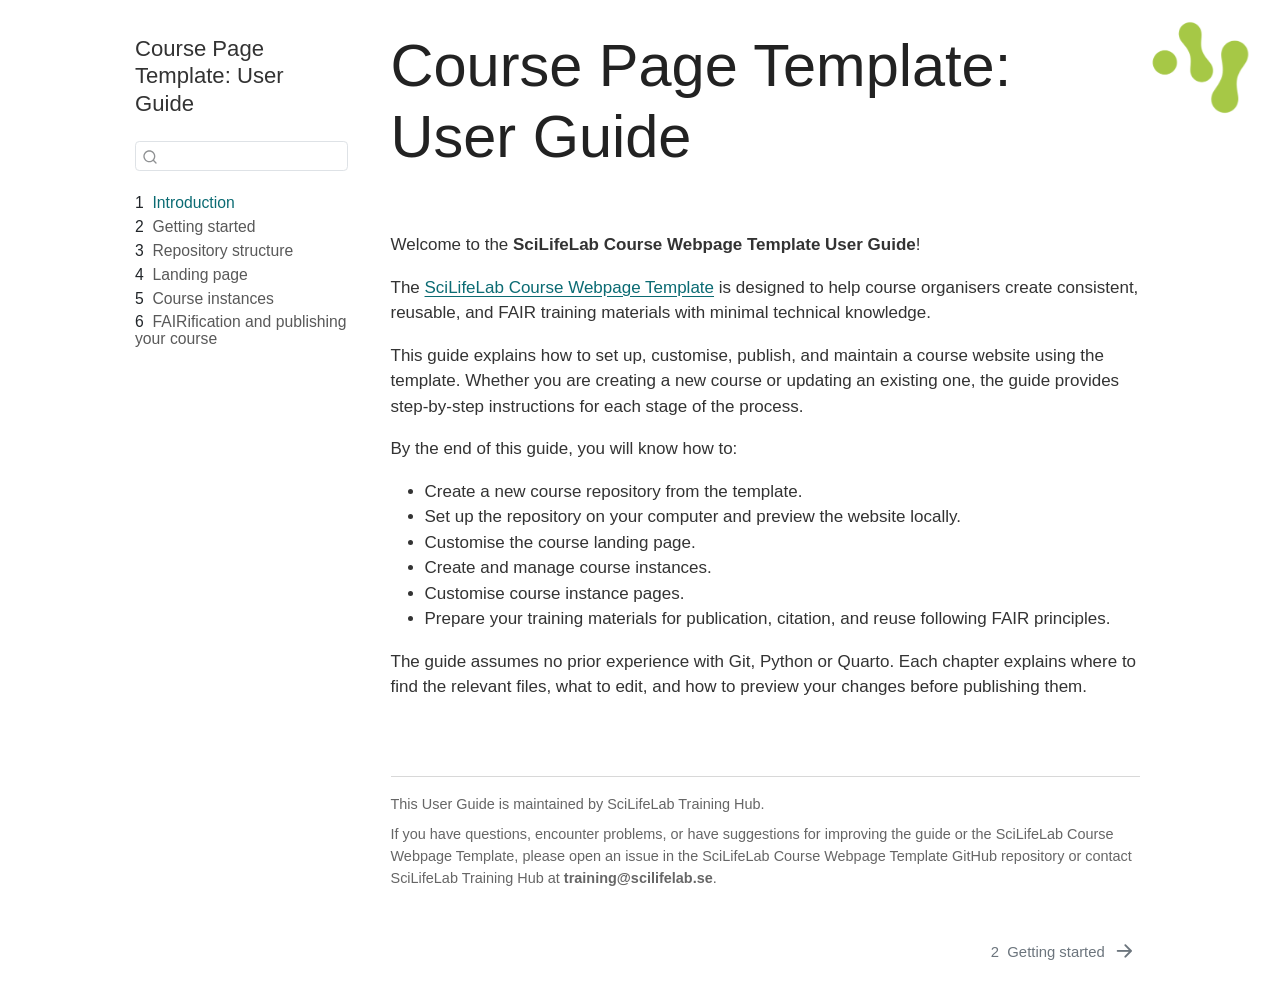
<file: index.html>
<!DOCTYPE html>
<html xmlns="http://www.w3.org/1999/xhtml" lang="en" xml:lang="en"><head>

<meta charset="utf-8">
<meta name="generator" content="quarto-1.10.18">

<meta name="viewport" content="width=device-width, initial-scale=1.0, user-scalable=yes">


<title>Course Page Template: User Guide</title>
<style>
/* Default styles provided by pandoc.
** See https://pandoc.org/MANUAL.html#variables-for-html for config info.
*/
span.smallcaps{font-variant: small-caps;}
div.columns{display: flex; gap: 1.5em;}
div.column{flex: auto;}
@media screen {
div.columns{gap: min(4vw, 1.5em);}
div.column{overflow-x: auto;}
}
div.hanging-indent{margin-left: 1.5em; text-indent: -1.5em;}
ul.task-list{list-style: none;}
ul.task-list li input[type="checkbox"] {
  width: 0.8em;
  margin: 0 0.8em 0.2em -1em; /* quarto-specific, see https://github.com/quarto-dev/quarto-cli/issues/4556 */ 
  vertical-align: middle;
}
</style>


<script src="site_libs/quarto-nav/quarto-nav.js"></script>
<script src="site_libs/quarto-nav/headroom.min.js"></script>
<script src="site_libs/clipboard/clipboard.min.js"></script>
<script src="site_libs/quarto-search/autocomplete.umd.js"></script>
<script src="site_libs/quarto-search/fuse.min.js"></script>
<script src="site_libs/quarto-search/quarto-search.js"></script>
<meta name="quarto:offset" content="./">
<link href="./getting-started.html" rel="next">
<script src="site_libs/quarto-html/quarto.js" type="module"></script>
<script src="site_libs/quarto-html/tabsets/tabsets.js" type="module"></script>
<script src="site_libs/quarto-html/popper.min.js"></script>
<script src="site_libs/quarto-html/tippy.umd.min.js"></script>
<script src="site_libs/quarto-html/anchor.min.js"></script>
<link href="site_libs/quarto-html/tippy.css" rel="stylesheet">
<link href="site_libs/quarto-html/quarto-syntax-highlighting-64a204ab8560d761af7679ceaba22944.css" rel="stylesheet" id="quarto-text-highlighting-styles">
<script src="site_libs/bootstrap/bootstrap.min.js"></script>
<link href="site_libs/bootstrap/bootstrap-icons.css" rel="stylesheet">
<link href="site_libs/bootstrap/bootstrap-a8d14d036aacfc61ba52a6ee93c515d2.min.css" rel="stylesheet" append-hash="true" id="quarto-bootstrap" data-mode="light">
<script id="quarto-search-options" type="application/json">{
  "location": "sidebar",
  "copy-button": false,
  "collapse-after": 3,
  "panel-placement": "start",
  "type": "textbox",
  "limit": 50,
  "keyboard-shortcut": [
    "f",
    "/",
    "s"
  ],
  "show-item-context": false,
  "language": {
    "search-no-results-text": "No results",
    "search-matching-documents-text": "matching documents",
    "search-copy-link-title": "Copy link to search",
    "search-hide-matches-text": "Hide additional matches",
    "search-more-match-text": "more match in this document",
    "search-more-matches-text": "more matches in this document",
    "search-clear-button-title": "Clear",
    "search-text-placeholder": "",
    "search-detached-cancel-button-title": "Cancel",
    "search-submit-button-title": "Submit",
    "search-label": "Search"
  }
}</script>


<link rel="stylesheet" href="styles.css">
</head>

<body class="nav-sidebar floating fullcontent quarto-light">

<div id="quarto-search-results"></div>
  <header id="quarto-header" class="headroom fixed-top">
  <nav class="quarto-secondary-nav">
    <div class="container-fluid d-flex">
      <button type="button" class="quarto-btn-toggle btn" data-bs-toggle="collapse" role="button" data-bs-target=".quarto-sidebar-collapse-item" aria-controls="quarto-sidebar" aria-expanded="false" aria-label="Toggle sidebar navigation" onclick="if (window.quartoToggleHeadroom) { window.quartoToggleHeadroom(); }">
        <i class="bi bi-layout-text-sidebar-reverse"></i>
      </button>
        <nav class="quarto-page-breadcrumbs" aria-label="breadcrumb"><ol class="breadcrumb"><li class="breadcrumb-item"><a href="./index.html"><span class="chapter-number">1</span>&nbsp; <span class="chapter-title">Introduction</span></a></li></ol></nav>
        <a class="flex-grow-1" role="navigation" data-bs-toggle="collapse" data-bs-target=".quarto-sidebar-collapse-item" aria-controls="quarto-sidebar" aria-expanded="false" aria-label="Toggle sidebar navigation" onclick="if (window.quartoToggleHeadroom) { window.quartoToggleHeadroom(); }">      
        </a>
      <button type="button" class="btn quarto-search-button" aria-label="Search" onclick="window.quartoOpenSearch();">
        <i class="bi bi-search"></i>
      </button>
    </div>
  </nav>
</header>
<!-- content -->
<div id="quarto-content" class="quarto-container page-columns page-rows-contents page-layout-article">
<!-- sidebar -->
  <nav id="quarto-sidebar" class="sidebar collapse collapse-horizontal quarto-sidebar-collapse-item sidebar-navigation floating overflow-auto">
    <div class="pt-lg-2 mt-2 text-left sidebar-header">
    <div class="sidebar-title mb-0 py-0">
      <a href="./">Course Page Template: User Guide</a> 
    </div>
      </div>
        <div class="mt-2 flex-shrink-0 align-items-center">
        <div class="sidebar-search">
        <div id="quarto-search" class="" title="Search"></div>
        </div>
        </div>
    <div class="sidebar-menu-container"> 
    <ul class="list-unstyled mt-1">
        <li class="sidebar-item">
  <div class="sidebar-item-container"> 
  <a href="./index.html" class="sidebar-item-text sidebar-link active">
 <span class="menu-text"><span class="chapter-number">1</span>&nbsp; <span class="chapter-title">Introduction</span></span></a>
  </div>
</li>
        <li class="sidebar-item">
  <div class="sidebar-item-container"> 
  <a href="./getting-started.html" class="sidebar-item-text sidebar-link">
 <span class="menu-text"><span class="chapter-number">2</span>&nbsp; <span class="chapter-title">Getting started</span></span></a>
  </div>
</li>
        <li class="sidebar-item">
  <div class="sidebar-item-container"> 
  <a href="./repository-structure.html" class="sidebar-item-text sidebar-link">
 <span class="menu-text"><span class="chapter-number">3</span>&nbsp; <span class="chapter-title">Repository structure</span></span></a>
  </div>
</li>
        <li class="sidebar-item">
  <div class="sidebar-item-container"> 
  <a href="./landing-page.html" class="sidebar-item-text sidebar-link">
 <span class="menu-text"><span class="chapter-number">4</span>&nbsp; <span class="chapter-title">Landing page</span></span></a>
  </div>
</li>
        <li class="sidebar-item">
  <div class="sidebar-item-container"> 
  <a href="./course-instances.html" class="sidebar-item-text sidebar-link">
 <span class="menu-text"><span class="chapter-number">5</span>&nbsp; <span class="chapter-title">Course instances</span></span></a>
  </div>
</li>
        <li class="sidebar-item">
  <div class="sidebar-item-container"> 
  <a href="./fairification.html" class="sidebar-item-text sidebar-link">
 <span class="menu-text"><span class="chapter-number">6</span>&nbsp; <span class="chapter-title">FAIRification and publishing your course</span></span></a>
  </div>
</li>
    </ul>
    </div>
</nav>
<div id="quarto-sidebar-glass" class="quarto-sidebar-collapse-item" data-bs-toggle="collapse" data-bs-target=".quarto-sidebar-collapse-item"></div>
<!-- margin-sidebar -->
    
<!-- main -->
<main class="content" id="quarto-document-content">

<header id="title-block-header" class="quarto-title-block default">
<div class="quarto-title">
<h1 class="title">Course Page Template: User Guide</h1>
</div>



<div class="quarto-title-meta">

    
  
    
  </div>
  


</header>


<p><img src="./images/SciLifeLab_symbol_green-2048x1950.png" class="guide-logo"></p>
<p><br></p>
<p>Welcome to the <strong>SciLifeLab Course Webpage Template User Guide</strong>!</p>
<p>The <strong><a href="https://scilifelab-training.github.io/scilifelab-training-template-staging/">SciLifeLab Course Webpage Template</a></strong> is designed to help course organisers create consistent, reusable, and FAIR training materials with minimal technical knowledge.</p>
<p>This guide explains how to set up, customise, publish, and maintain a course website using the template. Whether you are creating a new course or updating an existing one, the guide provides step-by-step instructions for each stage of the process.</p>
<p>By the end of this guide, you will know how to:</p>
<ul>
<li>Create a new course repository from the template.</li>
<li>Set up the repository on your computer and preview the website locally.</li>
<li>Customise the course landing page.</li>
<li>Create and manage course instances.</li>
<li>Customise course instance pages.</li>
<li>Prepare your training materials for publication, citation, and reuse following FAIR principles.</li>
</ul>
<p>The guide assumes no prior experience with Git, Python or Quarto. Each chapter explains where to find the relevant files, what to edit, and how to preview your changes before publishing them.</p>
<p><br></p>
<div class="guide-footer">
<hr>
<p>This User Guide is maintained by SciLifeLab Training Hub.</p>
<p>If you have questions, encounter problems, or have suggestions for improving the guide or the SciLifeLab Course Webpage Template, please open an issue in the SciLifeLab Course Webpage Template GitHub repository or contact SciLifeLab Training Hub at <strong>training@scilifelab.se</strong>.</p>
</div>



</main> <!-- /main -->
<script id="quarto-html-after-body" type="application/javascript">
  window.document.addEventListener("DOMContentLoaded", function (event) {
    const icon = "";
    const anchorJS = new window.AnchorJS();
    anchorJS.options = {
      placement: 'right',
      icon: icon
    };
    anchorJS.add('.anchored');
    const isCodeAnnotation = (el) => {
      for (const clz of el.classList) {
        if (clz.startsWith('code-annotation-')) {                     
          return true;
        }
      }
      return false;
    }
    const onCopySuccess = function(e) {
      // button target
      const button = e.trigger;
      // don't keep focus
      button.blur();
      // flash "checked"
      button.classList.add('code-copy-button-checked');
      var currentTitle = button.getAttribute("title");
      button.setAttribute("title", "Copied!");
      let tooltip;
      if (window.bootstrap) {
        button.setAttribute("data-bs-toggle", "tooltip");
        button.setAttribute("data-bs-placement", "left");
        button.setAttribute("data-bs-title", "Copied!");
        tooltip = new bootstrap.Tooltip(button, 
          { trigger: "manual", 
            customClass: "code-copy-button-tooltip",
            offset: [0, -8]});
        tooltip.show();    
      }
      setTimeout(function() {
        if (tooltip) {
          tooltip.hide();
          button.removeAttribute("data-bs-title");
          button.removeAttribute("data-bs-toggle");
          button.removeAttribute("data-bs-placement");
        }
        button.setAttribute("title", currentTitle);
        button.classList.remove('code-copy-button-checked');
      }, 1000);
      // clear code selection
      e.clearSelection();
    }
    const getTextToCopy = function(trigger) {
      const outerScaffold = trigger.parentElement.cloneNode(true);
      const codeEl = outerScaffold.querySelector('code');
      for (const childEl of codeEl.children) {
        if (isCodeAnnotation(childEl)) {
          childEl.remove();
        }
      }
      return codeEl.innerText;
    }
    const clipboard = new window.ClipboardJS('.code-copy-button:not([data-in-quarto-modal])', {
      text: getTextToCopy
    });
    clipboard.on('success', onCopySuccess);
    if (window.document.getElementById('quarto-embedded-source-code-modal')) {
      const clipboardModal = new window.ClipboardJS('.code-copy-button[data-in-quarto-modal]', {
        text: getTextToCopy,
        container: window.document.getElementById('quarto-embedded-source-code-modal')
      });
      clipboardModal.on('success', onCopySuccess);
    }
      var localhostRegex = new RegExp(/^(?:http|https):\/\/localhost\:?[0-9]*\//);
      var mailtoRegex = new RegExp(/^mailto:/);
        var filterRegex = new RegExp('/' + window.location.host + '/');
      var isInternal = (href) => {
          return filterRegex.test(href) || localhostRegex.test(href) || mailtoRegex.test(href);
      }
      // Inspect non-navigation links and adorn them if external
     var links = window.document.querySelectorAll('a[href]:not(.nav-link):not(.navbar-brand):not(.toc-action):not(.sidebar-link):not(.sidebar-item-toggle):not(.pagination-link):not(.no-external):not([aria-hidden]):not(.dropdown-item):not(.quarto-navigation-tool):not(.about-link)');
      for (var i=0; i<links.length; i++) {
        const link = links[i];
        if (!isInternal(link.href)) {
          // undo the damage that might have been done by quarto-nav.js in the case of
          // links that we want to consider external
          if (link.dataset.originalHref !== undefined) {
            link.href = link.dataset.originalHref;
          }
        }
      }
    function tippyHover(el, contentFn, onTriggerFn, onUntriggerFn) {
      const config = {
        allowHTML: true,
        maxWidth: 500,
        delay: 100,
        arrow: false,
        appendTo: function(el) {
            return el.parentElement;
        },
        interactive: true,
        interactiveBorder: 10,
        theme: 'quarto',
        placement: 'bottom-start',
      };
      if (contentFn) {
        config.content = contentFn;
      }
      if (onTriggerFn) {
        config.onTrigger = onTriggerFn;
      }
      if (onUntriggerFn) {
        config.onUntrigger = onUntriggerFn;
      }
      window.tippy(el, config); 
    }
    const noterefs = window.document.querySelectorAll('a[role="doc-noteref"]');
    for (var i=0; i<noterefs.length; i++) {
      const ref = noterefs[i];
      tippyHover(ref, function() {
        // use id or data attribute instead here
        let href = ref.getAttribute('data-footnote-href') || ref.getAttribute('href');
        try { href = new URL(href).hash; } catch {}
        const id = href.replace(/^#\/?/, "");
        const note = window.document.getElementById(id);
        if (note) {
          return note.innerHTML;
        } else {
          return "";
        }
      });
    }
    const xrefs = window.document.querySelectorAll('a.quarto-xref');
    const processXRef = (id, note) => {
      // Strip column container classes
      const stripColumnClz = (el) => {
        el.classList.remove("page-full", "page-columns");
        if (el.children) {
          for (const child of el.children) {
            stripColumnClz(child);
          }
        }
      }
      stripColumnClz(note)
      if (id === null || id.startsWith('sec-')) {
        // Special case sections, only their first couple elements
        const container = document.createElement("div");
        if (note.children && note.children.length > 2) {
          container.appendChild(note.children[0].cloneNode(true));
          for (let i = 1; i < note.children.length; i++) {
            const child = note.children[i];
            if (child.tagName === "P" && child.innerText === "") {
              continue;
            } else {
              container.appendChild(child.cloneNode(true));
              break;
            }
          }
          if (window.Quarto?.typesetMath) {
            window.Quarto.typesetMath(container);
          }
          return container.innerHTML
        } else {
          if (window.Quarto?.typesetMath) {
            window.Quarto.typesetMath(note);
          }
          return note.innerHTML;
        }
      } else {
        // Remove any anchor links if they are present
        const anchorLink = note.querySelector('a.anchorjs-link');
        if (anchorLink) {
          anchorLink.remove();
        }
        if (window.Quarto?.typesetMath) {
          window.Quarto.typesetMath(note);
        }
        if (note.classList.contains("callout")) {
          return note.outerHTML;
        } else {
          return note.innerHTML;
        }
      }
    }
    for (var i=0; i<xrefs.length; i++) {
      const xref = xrefs[i];
      tippyHover(xref, undefined, function(instance) {
        instance.disable();
        let url = xref.getAttribute('href');
        let hash = undefined; 
        if (url.startsWith('#')) {
          hash = url;
        } else {
          try { hash = new URL(url).hash; } catch {}
        }
        if (hash) {
          const id = hash.replace(/^#\/?/, "");
          const note = window.document.getElementById(id);
          if (note !== null) {
            try {
              const html = processXRef(id, note.cloneNode(true));
              instance.setContent(html);
            } finally {
              instance.enable();
              instance.show();
            }
          } else {
            // See if we can fetch this
            fetch(url.split('#')[0])
            .then(res => res.text())
            .then(html => {
              const parser = new DOMParser();
              const htmlDoc = parser.parseFromString(html, "text/html");
              const note = htmlDoc.getElementById(id);
              if (note !== null) {
                const html = processXRef(id, note);
                instance.setContent(html);
              } 
            }).finally(() => {
              instance.enable();
              instance.show();
            });
          }
        } else {
          // See if we can fetch a full url (with no hash to target)
          // This is a special case and we should probably do some content thinning / targeting
          fetch(url)
          .then(res => res.text())
          .then(html => {
            const parser = new DOMParser();
            const htmlDoc = parser.parseFromString(html, "text/html");
            const note = htmlDoc.querySelector('main.content');
            if (note !== null) {
              // This should only happen for chapter cross references
              // (since there is no id in the URL)
              // remove the first header
              if (note.children.length > 0 && note.children[0].tagName === "HEADER") {
                note.children[0].remove();
              }
              const html = processXRef(null, note);
              instance.setContent(html);
            } 
          }).finally(() => {
            instance.enable();
            instance.show();
          });
        }
      }, function(instance) {
      });
    }
        let selectedAnnoteEl;
        const selectorForAnnotation = ( cell, annotation) => {
          let cellAttr = 'data-code-cell="' + cell + '"';
          let lineAttr = 'data-code-annotation="' +  annotation + '"';
          const selector = 'span[' + cellAttr + '][' + lineAttr + ']';
          return selector;
        }
        const selectCodeLines = (annoteEl) => {
          const doc = window.document;
          const targetCell = annoteEl.getAttribute("data-target-cell");
          const targetAnnotation = annoteEl.getAttribute("data-target-annotation");
          const annoteSpan = window.document.querySelector(selectorForAnnotation(targetCell, targetAnnotation));
          const lines = annoteSpan.getAttribute("data-code-lines").split(",");
          const lineIds = lines.map((line) => {
            return targetCell + "-" + line;
          })
          let top = null;
          let height = null;
          let parent = null;
          if (lineIds.length > 0) {
              //compute the position of the single el (top and bottom and make a div)
              const el = window.document.getElementById(lineIds[0]);
              top = el.offsetTop;
              height = el.offsetHeight;
              parent = el.parentElement.parentElement;
            if (lineIds.length > 1) {
              const lastEl = window.document.getElementById(lineIds[lineIds.length - 1]);
              const bottom = lastEl.offsetTop + lastEl.offsetHeight;
              height = bottom - top;
            }
            if (top !== null && height !== null && parent !== null) {
              // cook up a div (if necessary) and position it 
              let div = window.document.getElementById("code-annotation-line-highlight");
              if (div === null) {
                div = window.document.createElement("div");
                div.setAttribute("id", "code-annotation-line-highlight");
                div.style.position = 'absolute';
                parent.appendChild(div);
              }
              div.style.top = top - 2 + "px";
              div.style.height = height + 4 + "px";
              div.style.left = 0;
              let gutterDiv = window.document.getElementById("code-annotation-line-highlight-gutter");
              if (gutterDiv === null) {
                gutterDiv = window.document.createElement("div");
                gutterDiv.setAttribute("id", "code-annotation-line-highlight-gutter");
                gutterDiv.style.position = 'absolute';
                const codeCell = window.document.getElementById(targetCell);
                const gutter = codeCell.querySelector('.code-annotation-gutter');
                gutter.appendChild(gutterDiv);
              }
              gutterDiv.style.top = top - 2 + "px";
              gutterDiv.style.height = height + 4 + "px";
            }
            selectedAnnoteEl = annoteEl;
          }
        };
        const unselectCodeLines = () => {
          const elementsIds = ["code-annotation-line-highlight", "code-annotation-line-highlight-gutter"];
          elementsIds.forEach((elId) => {
            const div = window.document.getElementById(elId);
            if (div) {
              div.remove();
            }
          });
          selectedAnnoteEl = undefined;
        };
          // Handle positioning of the toggle
      window.addEventListener(
        "resize",
        throttle(() => {
          elRect = undefined;
          if (selectedAnnoteEl) {
            selectCodeLines(selectedAnnoteEl);
          }
        }, 10)
      );
      function throttle(fn, ms) {
      let throttle = false;
      let timer;
        return (...args) => {
          if(!throttle) { // first call gets through
              fn.apply(this, args);
              throttle = true;
          } else { // all the others get throttled
              if(timer) clearTimeout(timer); // cancel #2
              timer = setTimeout(() => {
                fn.apply(this, args);
                timer = throttle = false;
              }, ms);
          }
        };
      }
        // Attach click handler to the DT
        const annoteDls = window.document.querySelectorAll('dt[data-target-cell]');
        for (const annoteDlNode of annoteDls) {
          annoteDlNode.addEventListener('click', (event) => {
            const clickedEl = event.target;
            if (clickedEl !== selectedAnnoteEl) {
              unselectCodeLines();
              const activeEl = window.document.querySelector('dt[data-target-cell].code-annotation-active');
              if (activeEl) {
                activeEl.classList.remove('code-annotation-active');
              }
              selectCodeLines(clickedEl);
              clickedEl.classList.add('code-annotation-active');
            } else {
              // Unselect the line
              unselectCodeLines();
              clickedEl.classList.remove('code-annotation-active');
            }
          });
        }
    const findCites = (el) => {
      const parentEl = el.parentElement;
      if (parentEl) {
        const cites = parentEl.dataset.cites;
        if (cites) {
          return {
            el,
            cites: cites.split(' ')
          };
        } else {
          return findCites(el.parentElement)
        }
      } else {
        return undefined;
      }
    };
    var bibliorefs = window.document.querySelectorAll('a[role="doc-biblioref"]');
    for (var i=0; i<bibliorefs.length; i++) {
      const ref = bibliorefs[i];
      const citeInfo = findCites(ref);
      if (citeInfo) {
        tippyHover(citeInfo.el, function() {
          var popup = window.document.createElement('div');
          citeInfo.cites.forEach(function(cite) {
            var citeDiv = window.document.createElement('div');
            citeDiv.classList.add('hanging-indent');
            citeDiv.classList.add('csl-entry');
            var biblioDiv = window.document.getElementById('ref-' + cite);
            if (biblioDiv) {
              citeDiv.innerHTML = biblioDiv.innerHTML;
            }
            popup.appendChild(citeDiv);
          });
          return popup.innerHTML;
        });
      }
    }
  });
  </script>
<nav class="page-navigation">
  <div class="nav-page nav-page-previous">
  </div>
  <div class="nav-page nav-page-next">
      <a href="./getting-started.html" class="pagination-link" aria-label="Getting started">
        <span class="nav-page-text"><span class="chapter-number">2</span>&nbsp; <span class="chapter-title">Getting started</span></span> <i class="bi bi-arrow-right-short"></i>
      </a>
  </div>
</nav>
</div> <!-- /content -->




</body></html>
</file>
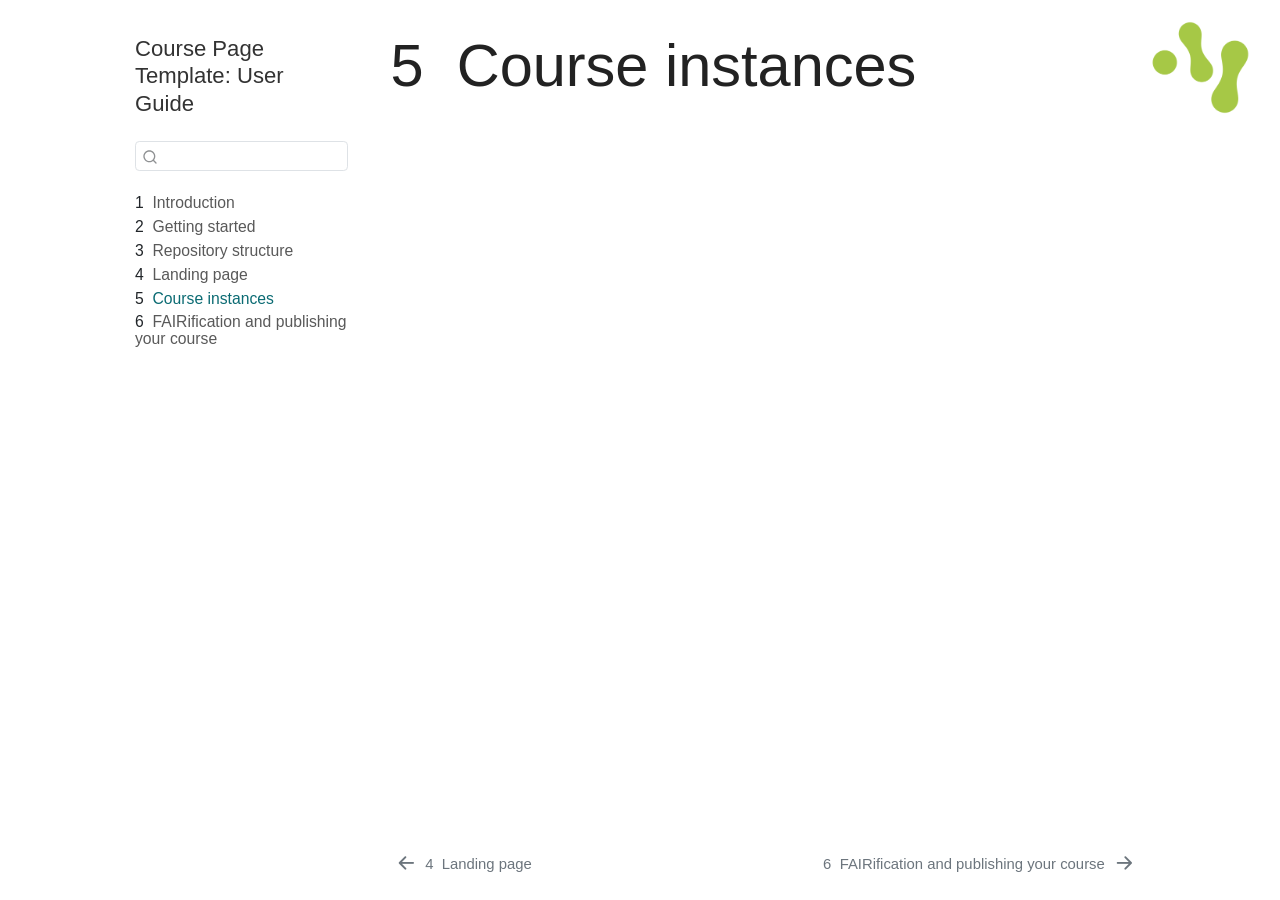
<file: course-instances.html>
<!DOCTYPE html>
<html xmlns="http://www.w3.org/1999/xhtml" lang="en" xml:lang="en"><head>

<meta charset="utf-8">
<meta name="generator" content="quarto-1.10.18">

<meta name="viewport" content="width=device-width, initial-scale=1.0, user-scalable=yes">


<title>5&nbsp; Course instances – Course Page Template: User Guide</title>
<style>
/* Default styles provided by pandoc.
** See https://pandoc.org/MANUAL.html#variables-for-html for config info.
*/
span.smallcaps{font-variant: small-caps;}
div.columns{display: flex; gap: 1.5em;}
div.column{flex: auto;}
@media screen {
div.columns{gap: min(4vw, 1.5em);}
div.column{overflow-x: auto;}
}
div.hanging-indent{margin-left: 1.5em; text-indent: -1.5em;}
ul.task-list{list-style: none;}
ul.task-list li input[type="checkbox"] {
  width: 0.8em;
  margin: 0 0.8em 0.2em -1em; /* quarto-specific, see https://github.com/quarto-dev/quarto-cli/issues/4556 */ 
  vertical-align: middle;
}
</style>


<script src="site_libs/quarto-nav/quarto-nav.js"></script>
<script src="site_libs/quarto-nav/headroom.min.js"></script>
<script src="site_libs/clipboard/clipboard.min.js"></script>
<script src="site_libs/quarto-search/autocomplete.umd.js"></script>
<script src="site_libs/quarto-search/fuse.min.js"></script>
<script src="site_libs/quarto-search/quarto-search.js"></script>
<meta name="quarto:offset" content="./">
<link href="./fairification.html" rel="next">
<link href="./landing-page.html" rel="prev">
<script src="site_libs/quarto-html/quarto.js" type="module"></script>
<script src="site_libs/quarto-html/tabsets/tabsets.js" type="module"></script>
<script src="site_libs/quarto-html/popper.min.js"></script>
<script src="site_libs/quarto-html/tippy.umd.min.js"></script>
<script src="site_libs/quarto-html/anchor.min.js"></script>
<link href="site_libs/quarto-html/tippy.css" rel="stylesheet">
<link href="site_libs/quarto-html/quarto-syntax-highlighting-64a204ab8560d761af7679ceaba22944.css" rel="stylesheet" id="quarto-text-highlighting-styles">
<script src="site_libs/bootstrap/bootstrap.min.js"></script>
<link href="site_libs/bootstrap/bootstrap-icons.css" rel="stylesheet">
<link href="site_libs/bootstrap/bootstrap-a8d14d036aacfc61ba52a6ee93c515d2.min.css" rel="stylesheet" append-hash="true" id="quarto-bootstrap" data-mode="light">
<script id="quarto-search-options" type="application/json">{
  "location": "sidebar",
  "copy-button": false,
  "collapse-after": 3,
  "panel-placement": "start",
  "type": "textbox",
  "limit": 50,
  "keyboard-shortcut": [
    "f",
    "/",
    "s"
  ],
  "show-item-context": false,
  "language": {
    "search-no-results-text": "No results",
    "search-matching-documents-text": "matching documents",
    "search-copy-link-title": "Copy link to search",
    "search-hide-matches-text": "Hide additional matches",
    "search-more-match-text": "more match in this document",
    "search-more-matches-text": "more matches in this document",
    "search-clear-button-title": "Clear",
    "search-text-placeholder": "",
    "search-detached-cancel-button-title": "Cancel",
    "search-submit-button-title": "Submit",
    "search-label": "Search"
  }
}</script>


<link rel="stylesheet" href="styles.css">
</head>

<body class="nav-sidebar floating fullcontent quarto-light">

<div id="quarto-search-results"></div>
  <header id="quarto-header" class="headroom fixed-top">
  <nav class="quarto-secondary-nav">
    <div class="container-fluid d-flex">
      <button type="button" class="quarto-btn-toggle btn" data-bs-toggle="collapse" role="button" data-bs-target=".quarto-sidebar-collapse-item" aria-controls="quarto-sidebar" aria-expanded="false" aria-label="Toggle sidebar navigation" onclick="if (window.quartoToggleHeadroom) { window.quartoToggleHeadroom(); }">
        <i class="bi bi-layout-text-sidebar-reverse"></i>
      </button>
        <nav class="quarto-page-breadcrumbs" aria-label="breadcrumb"><ol class="breadcrumb"><li class="breadcrumb-item"><a href="./course-instances.html"><span class="chapter-number">5</span>&nbsp; <span class="chapter-title">Course instances</span></a></li></ol></nav>
        <a class="flex-grow-1" role="navigation" data-bs-toggle="collapse" data-bs-target=".quarto-sidebar-collapse-item" aria-controls="quarto-sidebar" aria-expanded="false" aria-label="Toggle sidebar navigation" onclick="if (window.quartoToggleHeadroom) { window.quartoToggleHeadroom(); }">      
        </a>
      <button type="button" class="btn quarto-search-button" aria-label="Search" onclick="window.quartoOpenSearch();">
        <i class="bi bi-search"></i>
      </button>
    </div>
  </nav>
</header>
<!-- content -->
<div id="quarto-content" class="quarto-container page-columns page-rows-contents page-layout-article">
<!-- sidebar -->
  <nav id="quarto-sidebar" class="sidebar collapse collapse-horizontal quarto-sidebar-collapse-item sidebar-navigation floating overflow-auto">
    <div class="pt-lg-2 mt-2 text-left sidebar-header">
    <div class="sidebar-title mb-0 py-0">
      <a href="./">Course Page Template: User Guide</a> 
    </div>
      </div>
        <div class="mt-2 flex-shrink-0 align-items-center">
        <div class="sidebar-search">
        <div id="quarto-search" class="" title="Search"></div>
        </div>
        </div>
    <div class="sidebar-menu-container"> 
    <ul class="list-unstyled mt-1">
        <li class="sidebar-item">
  <div class="sidebar-item-container"> 
  <a href="./index.html" class="sidebar-item-text sidebar-link">
 <span class="menu-text"><span class="chapter-number">1</span>&nbsp; <span class="chapter-title">Introduction</span></span></a>
  </div>
</li>
        <li class="sidebar-item">
  <div class="sidebar-item-container"> 
  <a href="./getting-started.html" class="sidebar-item-text sidebar-link">
 <span class="menu-text"><span class="chapter-number">2</span>&nbsp; <span class="chapter-title">Getting started</span></span></a>
  </div>
</li>
        <li class="sidebar-item">
  <div class="sidebar-item-container"> 
  <a href="./repository-structure.html" class="sidebar-item-text sidebar-link">
 <span class="menu-text"><span class="chapter-number">3</span>&nbsp; <span class="chapter-title">Repository structure</span></span></a>
  </div>
</li>
        <li class="sidebar-item">
  <div class="sidebar-item-container"> 
  <a href="./landing-page.html" class="sidebar-item-text sidebar-link">
 <span class="menu-text"><span class="chapter-number">4</span>&nbsp; <span class="chapter-title">Landing page</span></span></a>
  </div>
</li>
        <li class="sidebar-item">
  <div class="sidebar-item-container"> 
  <a href="./course-instances.html" class="sidebar-item-text sidebar-link active">
 <span class="menu-text"><span class="chapter-number">5</span>&nbsp; <span class="chapter-title">Course instances</span></span></a>
  </div>
</li>
        <li class="sidebar-item">
  <div class="sidebar-item-container"> 
  <a href="./fairification.html" class="sidebar-item-text sidebar-link">
 <span class="menu-text"><span class="chapter-number">6</span>&nbsp; <span class="chapter-title">FAIRification and publishing your course</span></span></a>
  </div>
</li>
    </ul>
    </div>
</nav>
<div id="quarto-sidebar-glass" class="quarto-sidebar-collapse-item" data-bs-toggle="collapse" data-bs-target=".quarto-sidebar-collapse-item"></div>
<!-- margin-sidebar -->
    
<!-- main -->
<main class="content" id="quarto-document-content">

<header id="title-block-header" class="quarto-title-block default">
<div class="quarto-title">
<h1 class="title"><span class="chapter-number">5</span>&nbsp; <span class="chapter-title">Course instances</span></h1>
</div>



<div class="quarto-title-meta">

    
  
    
  </div>
  


</header>


<p><img src="./images/SciLifeLab_symbol_green-2048x1950.png" class="guide-logo"></p>
<p><br></p>



</main> <!-- /main -->
<script id="quarto-html-after-body" type="application/javascript">
  window.document.addEventListener("DOMContentLoaded", function (event) {
    const icon = "";
    const anchorJS = new window.AnchorJS();
    anchorJS.options = {
      placement: 'right',
      icon: icon
    };
    anchorJS.add('.anchored');
    const isCodeAnnotation = (el) => {
      for (const clz of el.classList) {
        if (clz.startsWith('code-annotation-')) {                     
          return true;
        }
      }
      return false;
    }
    const onCopySuccess = function(e) {
      // button target
      const button = e.trigger;
      // don't keep focus
      button.blur();
      // flash "checked"
      button.classList.add('code-copy-button-checked');
      var currentTitle = button.getAttribute("title");
      button.setAttribute("title", "Copied!");
      let tooltip;
      if (window.bootstrap) {
        button.setAttribute("data-bs-toggle", "tooltip");
        button.setAttribute("data-bs-placement", "left");
        button.setAttribute("data-bs-title", "Copied!");
        tooltip = new bootstrap.Tooltip(button, 
          { trigger: "manual", 
            customClass: "code-copy-button-tooltip",
            offset: [0, -8]});
        tooltip.show();    
      }
      setTimeout(function() {
        if (tooltip) {
          tooltip.hide();
          button.removeAttribute("data-bs-title");
          button.removeAttribute("data-bs-toggle");
          button.removeAttribute("data-bs-placement");
        }
        button.setAttribute("title", currentTitle);
        button.classList.remove('code-copy-button-checked');
      }, 1000);
      // clear code selection
      e.clearSelection();
    }
    const getTextToCopy = function(trigger) {
      const outerScaffold = trigger.parentElement.cloneNode(true);
      const codeEl = outerScaffold.querySelector('code');
      for (const childEl of codeEl.children) {
        if (isCodeAnnotation(childEl)) {
          childEl.remove();
        }
      }
      return codeEl.innerText;
    }
    const clipboard = new window.ClipboardJS('.code-copy-button:not([data-in-quarto-modal])', {
      text: getTextToCopy
    });
    clipboard.on('success', onCopySuccess);
    if (window.document.getElementById('quarto-embedded-source-code-modal')) {
      const clipboardModal = new window.ClipboardJS('.code-copy-button[data-in-quarto-modal]', {
        text: getTextToCopy,
        container: window.document.getElementById('quarto-embedded-source-code-modal')
      });
      clipboardModal.on('success', onCopySuccess);
    }
      var localhostRegex = new RegExp(/^(?:http|https):\/\/localhost\:?[0-9]*\//);
      var mailtoRegex = new RegExp(/^mailto:/);
        var filterRegex = new RegExp('/' + window.location.host + '/');
      var isInternal = (href) => {
          return filterRegex.test(href) || localhostRegex.test(href) || mailtoRegex.test(href);
      }
      // Inspect non-navigation links and adorn them if external
     var links = window.document.querySelectorAll('a[href]:not(.nav-link):not(.navbar-brand):not(.toc-action):not(.sidebar-link):not(.sidebar-item-toggle):not(.pagination-link):not(.no-external):not([aria-hidden]):not(.dropdown-item):not(.quarto-navigation-tool):not(.about-link)');
      for (var i=0; i<links.length; i++) {
        const link = links[i];
        if (!isInternal(link.href)) {
          // undo the damage that might have been done by quarto-nav.js in the case of
          // links that we want to consider external
          if (link.dataset.originalHref !== undefined) {
            link.href = link.dataset.originalHref;
          }
        }
      }
    function tippyHover(el, contentFn, onTriggerFn, onUntriggerFn) {
      const config = {
        allowHTML: true,
        maxWidth: 500,
        delay: 100,
        arrow: false,
        appendTo: function(el) {
            return el.parentElement;
        },
        interactive: true,
        interactiveBorder: 10,
        theme: 'quarto',
        placement: 'bottom-start',
      };
      if (contentFn) {
        config.content = contentFn;
      }
      if (onTriggerFn) {
        config.onTrigger = onTriggerFn;
      }
      if (onUntriggerFn) {
        config.onUntrigger = onUntriggerFn;
      }
      window.tippy(el, config); 
    }
    const noterefs = window.document.querySelectorAll('a[role="doc-noteref"]');
    for (var i=0; i<noterefs.length; i++) {
      const ref = noterefs[i];
      tippyHover(ref, function() {
        // use id or data attribute instead here
        let href = ref.getAttribute('data-footnote-href') || ref.getAttribute('href');
        try { href = new URL(href).hash; } catch {}
        const id = href.replace(/^#\/?/, "");
        const note = window.document.getElementById(id);
        if (note) {
          return note.innerHTML;
        } else {
          return "";
        }
      });
    }
    const xrefs = window.document.querySelectorAll('a.quarto-xref');
    const processXRef = (id, note) => {
      // Strip column container classes
      const stripColumnClz = (el) => {
        el.classList.remove("page-full", "page-columns");
        if (el.children) {
          for (const child of el.children) {
            stripColumnClz(child);
          }
        }
      }
      stripColumnClz(note)
      if (id === null || id.startsWith('sec-')) {
        // Special case sections, only their first couple elements
        const container = document.createElement("div");
        if (note.children && note.children.length > 2) {
          container.appendChild(note.children[0].cloneNode(true));
          for (let i = 1; i < note.children.length; i++) {
            const child = note.children[i];
            if (child.tagName === "P" && child.innerText === "") {
              continue;
            } else {
              container.appendChild(child.cloneNode(true));
              break;
            }
          }
          if (window.Quarto?.typesetMath) {
            window.Quarto.typesetMath(container);
          }
          return container.innerHTML
        } else {
          if (window.Quarto?.typesetMath) {
            window.Quarto.typesetMath(note);
          }
          return note.innerHTML;
        }
      } else {
        // Remove any anchor links if they are present
        const anchorLink = note.querySelector('a.anchorjs-link');
        if (anchorLink) {
          anchorLink.remove();
        }
        if (window.Quarto?.typesetMath) {
          window.Quarto.typesetMath(note);
        }
        if (note.classList.contains("callout")) {
          return note.outerHTML;
        } else {
          return note.innerHTML;
        }
      }
    }
    for (var i=0; i<xrefs.length; i++) {
      const xref = xrefs[i];
      tippyHover(xref, undefined, function(instance) {
        instance.disable();
        let url = xref.getAttribute('href');
        let hash = undefined; 
        if (url.startsWith('#')) {
          hash = url;
        } else {
          try { hash = new URL(url).hash; } catch {}
        }
        if (hash) {
          const id = hash.replace(/^#\/?/, "");
          const note = window.document.getElementById(id);
          if (note !== null) {
            try {
              const html = processXRef(id, note.cloneNode(true));
              instance.setContent(html);
            } finally {
              instance.enable();
              instance.show();
            }
          } else {
            // See if we can fetch this
            fetch(url.split('#')[0])
            .then(res => res.text())
            .then(html => {
              const parser = new DOMParser();
              const htmlDoc = parser.parseFromString(html, "text/html");
              const note = htmlDoc.getElementById(id);
              if (note !== null) {
                const html = processXRef(id, note);
                instance.setContent(html);
              } 
            }).finally(() => {
              instance.enable();
              instance.show();
            });
          }
        } else {
          // See if we can fetch a full url (with no hash to target)
          // This is a special case and we should probably do some content thinning / targeting
          fetch(url)
          .then(res => res.text())
          .then(html => {
            const parser = new DOMParser();
            const htmlDoc = parser.parseFromString(html, "text/html");
            const note = htmlDoc.querySelector('main.content');
            if (note !== null) {
              // This should only happen for chapter cross references
              // (since there is no id in the URL)
              // remove the first header
              if (note.children.length > 0 && note.children[0].tagName === "HEADER") {
                note.children[0].remove();
              }
              const html = processXRef(null, note);
              instance.setContent(html);
            } 
          }).finally(() => {
            instance.enable();
            instance.show();
          });
        }
      }, function(instance) {
      });
    }
        let selectedAnnoteEl;
        const selectorForAnnotation = ( cell, annotation) => {
          let cellAttr = 'data-code-cell="' + cell + '"';
          let lineAttr = 'data-code-annotation="' +  annotation + '"';
          const selector = 'span[' + cellAttr + '][' + lineAttr + ']';
          return selector;
        }
        const selectCodeLines = (annoteEl) => {
          const doc = window.document;
          const targetCell = annoteEl.getAttribute("data-target-cell");
          const targetAnnotation = annoteEl.getAttribute("data-target-annotation");
          const annoteSpan = window.document.querySelector(selectorForAnnotation(targetCell, targetAnnotation));
          const lines = annoteSpan.getAttribute("data-code-lines").split(",");
          const lineIds = lines.map((line) => {
            return targetCell + "-" + line;
          })
          let top = null;
          let height = null;
          let parent = null;
          if (lineIds.length > 0) {
              //compute the position of the single el (top and bottom and make a div)
              const el = window.document.getElementById(lineIds[0]);
              top = el.offsetTop;
              height = el.offsetHeight;
              parent = el.parentElement.parentElement;
            if (lineIds.length > 1) {
              const lastEl = window.document.getElementById(lineIds[lineIds.length - 1]);
              const bottom = lastEl.offsetTop + lastEl.offsetHeight;
              height = bottom - top;
            }
            if (top !== null && height !== null && parent !== null) {
              // cook up a div (if necessary) and position it 
              let div = window.document.getElementById("code-annotation-line-highlight");
              if (div === null) {
                div = window.document.createElement("div");
                div.setAttribute("id", "code-annotation-line-highlight");
                div.style.position = 'absolute';
                parent.appendChild(div);
              }
              div.style.top = top - 2 + "px";
              div.style.height = height + 4 + "px";
              div.style.left = 0;
              let gutterDiv = window.document.getElementById("code-annotation-line-highlight-gutter");
              if (gutterDiv === null) {
                gutterDiv = window.document.createElement("div");
                gutterDiv.setAttribute("id", "code-annotation-line-highlight-gutter");
                gutterDiv.style.position = 'absolute';
                const codeCell = window.document.getElementById(targetCell);
                const gutter = codeCell.querySelector('.code-annotation-gutter');
                gutter.appendChild(gutterDiv);
              }
              gutterDiv.style.top = top - 2 + "px";
              gutterDiv.style.height = height + 4 + "px";
            }
            selectedAnnoteEl = annoteEl;
          }
        };
        const unselectCodeLines = () => {
          const elementsIds = ["code-annotation-line-highlight", "code-annotation-line-highlight-gutter"];
          elementsIds.forEach((elId) => {
            const div = window.document.getElementById(elId);
            if (div) {
              div.remove();
            }
          });
          selectedAnnoteEl = undefined;
        };
          // Handle positioning of the toggle
      window.addEventListener(
        "resize",
        throttle(() => {
          elRect = undefined;
          if (selectedAnnoteEl) {
            selectCodeLines(selectedAnnoteEl);
          }
        }, 10)
      );
      function throttle(fn, ms) {
      let throttle = false;
      let timer;
        return (...args) => {
          if(!throttle) { // first call gets through
              fn.apply(this, args);
              throttle = true;
          } else { // all the others get throttled
              if(timer) clearTimeout(timer); // cancel #2
              timer = setTimeout(() => {
                fn.apply(this, args);
                timer = throttle = false;
              }, ms);
          }
        };
      }
        // Attach click handler to the DT
        const annoteDls = window.document.querySelectorAll('dt[data-target-cell]');
        for (const annoteDlNode of annoteDls) {
          annoteDlNode.addEventListener('click', (event) => {
            const clickedEl = event.target;
            if (clickedEl !== selectedAnnoteEl) {
              unselectCodeLines();
              const activeEl = window.document.querySelector('dt[data-target-cell].code-annotation-active');
              if (activeEl) {
                activeEl.classList.remove('code-annotation-active');
              }
              selectCodeLines(clickedEl);
              clickedEl.classList.add('code-annotation-active');
            } else {
              // Unselect the line
              unselectCodeLines();
              clickedEl.classList.remove('code-annotation-active');
            }
          });
        }
    const findCites = (el) => {
      const parentEl = el.parentElement;
      if (parentEl) {
        const cites = parentEl.dataset.cites;
        if (cites) {
          return {
            el,
            cites: cites.split(' ')
          };
        } else {
          return findCites(el.parentElement)
        }
      } else {
        return undefined;
      }
    };
    var bibliorefs = window.document.querySelectorAll('a[role="doc-biblioref"]');
    for (var i=0; i<bibliorefs.length; i++) {
      const ref = bibliorefs[i];
      const citeInfo = findCites(ref);
      if (citeInfo) {
        tippyHover(citeInfo.el, function() {
          var popup = window.document.createElement('div');
          citeInfo.cites.forEach(function(cite) {
            var citeDiv = window.document.createElement('div');
            citeDiv.classList.add('hanging-indent');
            citeDiv.classList.add('csl-entry');
            var biblioDiv = window.document.getElementById('ref-' + cite);
            if (biblioDiv) {
              citeDiv.innerHTML = biblioDiv.innerHTML;
            }
            popup.appendChild(citeDiv);
          });
          return popup.innerHTML;
        });
      }
    }
  });
  </script>
<nav class="page-navigation">
  <div class="nav-page nav-page-previous">
      <a href="./landing-page.html" class="pagination-link" aria-label="Landing page">
        <i class="bi bi-arrow-left-short"></i> <span class="nav-page-text"><span class="chapter-number">4</span>&nbsp; <span class="chapter-title">Landing page</span></span>
      </a>          
  </div>
  <div class="nav-page nav-page-next">
      <a href="./fairification.html" class="pagination-link" aria-label="FAIRification and publishing your course">
        <span class="nav-page-text"><span class="chapter-number">6</span>&nbsp; <span class="chapter-title">FAIRification and publishing your course</span></span> <i class="bi bi-arrow-right-short"></i>
      </a>
  </div>
</nav>
</div> <!-- /content -->




</body></html>
</file>
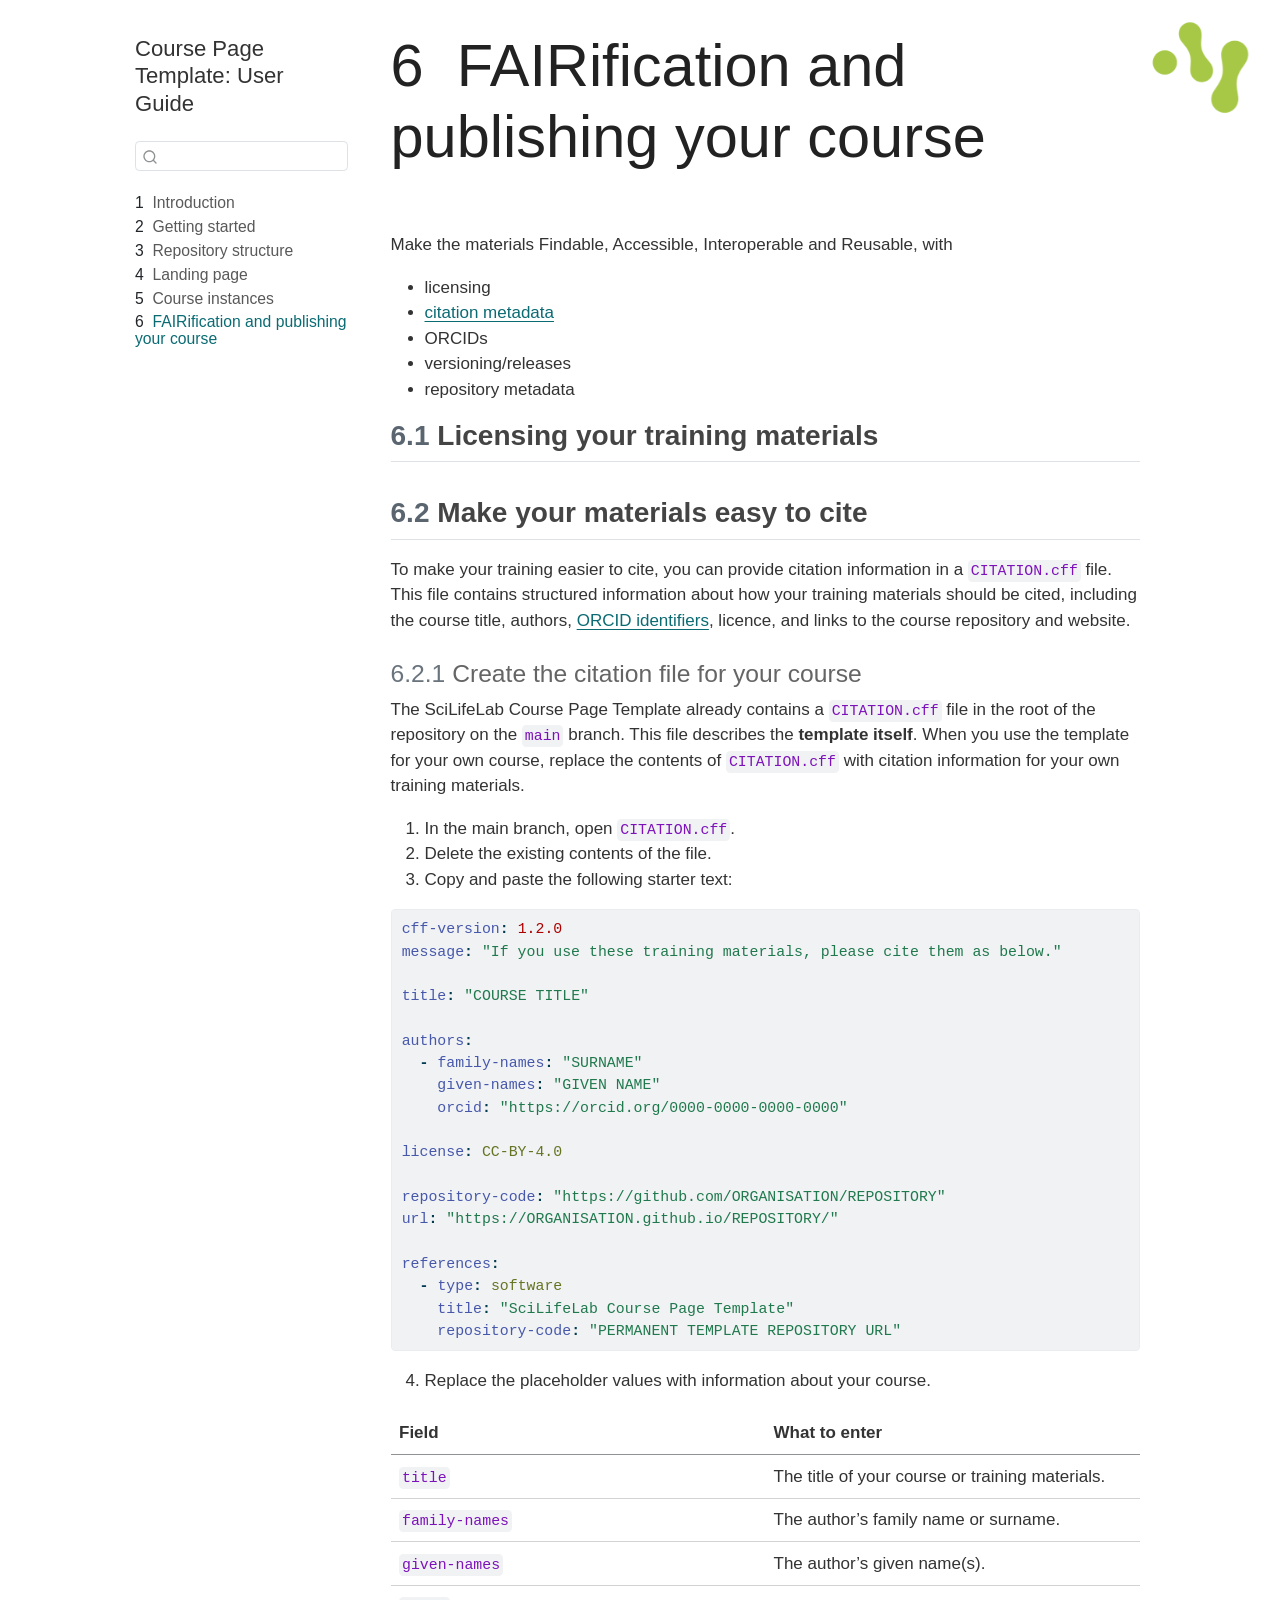
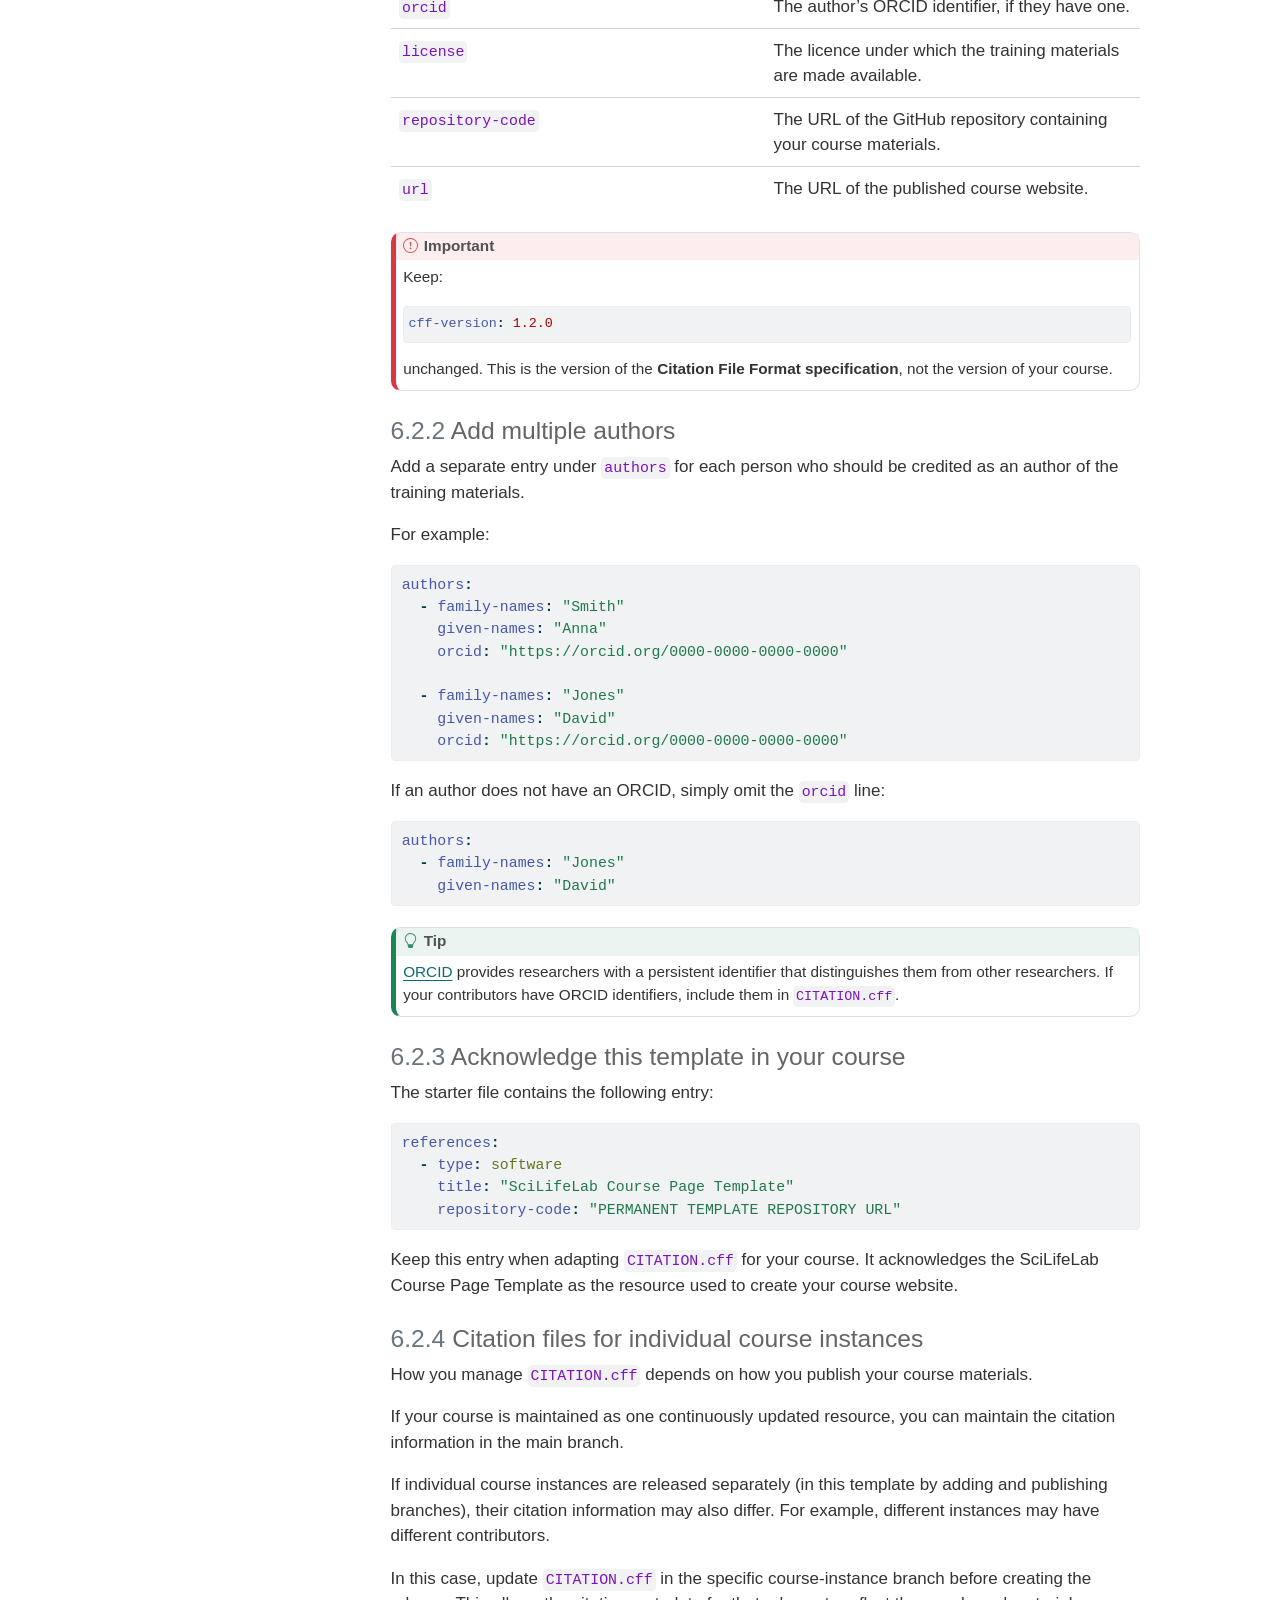
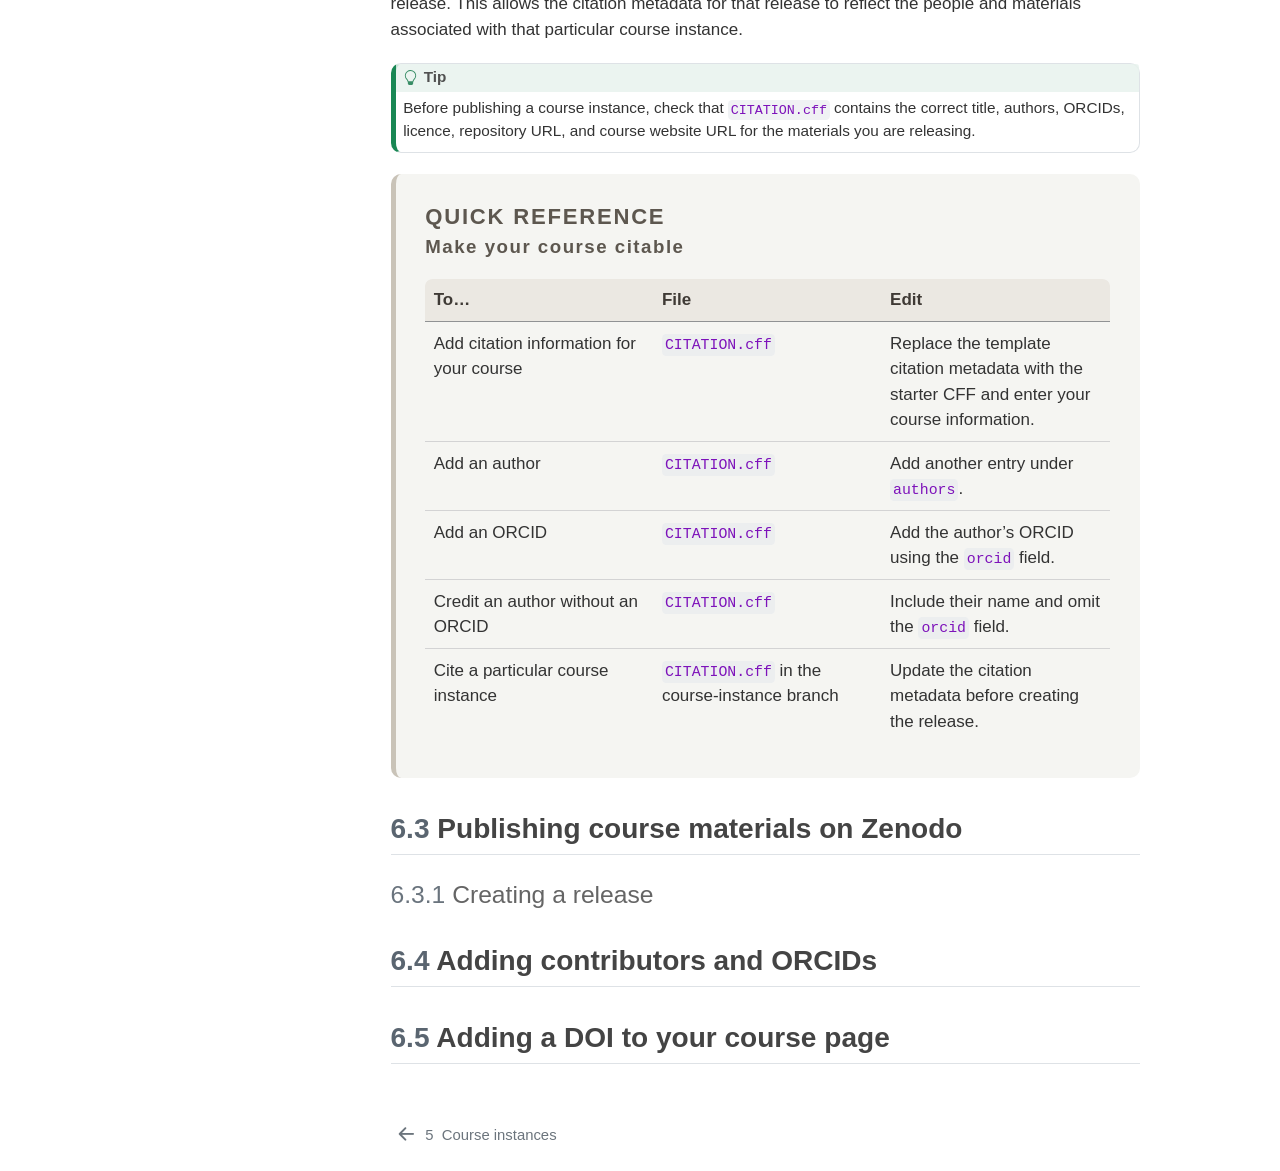
<file: fairification.html>
<!DOCTYPE html>
<html xmlns="http://www.w3.org/1999/xhtml" lang="en" xml:lang="en"><head>

<meta charset="utf-8">
<meta name="generator" content="quarto-1.10.18">

<meta name="viewport" content="width=device-width, initial-scale=1.0, user-scalable=yes">


<title>6&nbsp; FAIRification and publishing your course – Course Page Template: User Guide</title>
<style>
/* Default styles provided by pandoc.
** See https://pandoc.org/MANUAL.html#variables-for-html for config info.
*/
span.smallcaps{font-variant: small-caps;}
div.columns{display: flex; gap: 1.5em;}
div.column{flex: auto;}
@media screen {
div.columns{gap: min(4vw, 1.5em);}
div.column{overflow-x: auto;}
}
div.hanging-indent{margin-left: 1.5em; text-indent: -1.5em;}
ul.task-list{list-style: none;}
ul.task-list li input[type="checkbox"] {
  width: 0.8em;
  margin: 0 0.8em 0.2em -1em; /* quarto-specific, see https://github.com/quarto-dev/quarto-cli/issues/4556 */ 
  vertical-align: middle;
}
/* CSS for syntax highlighting */
html { -webkit-text-size-adjust: 100%; }
pre > code.sourceCode { white-space: pre; position: relative; }
pre > code.sourceCode > span { display: inline-block; line-height: 1.25; }
pre > code.sourceCode > span:empty { height: 1.2em; }
.sourceCode { overflow: visible; }
code.sourceCode > span { color: inherit; text-decoration: inherit; }
div.sourceCode { margin: 1em 0; }
pre.sourceCode { margin: 0; }
@media screen {
div.sourceCode { overflow: auto; }
}
@media print {
pre > code.sourceCode { white-space: pre-wrap; }
pre > code.sourceCode > span { text-indent: -5em; padding-left: 5em; }
}
pre.numberSource code
  { counter-reset: source-line 0; }
pre.numberSource code > span
  { position: relative; left: -4em; counter-increment: source-line; }
pre.numberSource code > span > a:first-child::before
  { content: counter(source-line);
    position: relative; left: -1em; text-align: right; vertical-align: baseline;
    border: none; display: inline-block;
    -webkit-touch-callout: none; -webkit-user-select: none;
    -khtml-user-select: none; -moz-user-select: none;
    -ms-user-select: none; user-select: none;
    padding: 0 4px; width: 4em;
  }
pre.numberSource { margin-left: 3em;  padding-left: 4px; }
div.sourceCode
  {   }
@media screen {
pre > code.sourceCode > span > a:first-child::before { text-decoration: underline; }
}
</style>


<script src="site_libs/quarto-nav/quarto-nav.js"></script>
<script src="site_libs/quarto-nav/headroom.min.js"></script>
<script src="site_libs/clipboard/clipboard.min.js"></script>
<script src="site_libs/quarto-search/autocomplete.umd.js"></script>
<script src="site_libs/quarto-search/fuse.min.js"></script>
<script src="site_libs/quarto-search/quarto-search.js"></script>
<meta name="quarto:offset" content="./">
<link href="./course-instances.html" rel="prev">
<script src="site_libs/quarto-html/quarto.js" type="module"></script>
<script src="site_libs/quarto-html/tabsets/tabsets.js" type="module"></script>
<script src="site_libs/quarto-html/popper.min.js"></script>
<script src="site_libs/quarto-html/tippy.umd.min.js"></script>
<script src="site_libs/quarto-html/anchor.min.js"></script>
<link href="site_libs/quarto-html/tippy.css" rel="stylesheet">
<link href="site_libs/quarto-html/quarto-syntax-highlighting-64a204ab8560d761af7679ceaba22944.css" rel="stylesheet" id="quarto-text-highlighting-styles">
<script src="site_libs/bootstrap/bootstrap.min.js"></script>
<link href="site_libs/bootstrap/bootstrap-icons.css" rel="stylesheet">
<link href="site_libs/bootstrap/bootstrap-a8d14d036aacfc61ba52a6ee93c515d2.min.css" rel="stylesheet" append-hash="true" id="quarto-bootstrap" data-mode="light">
<script id="quarto-search-options" type="application/json">{
  "location": "sidebar",
  "copy-button": false,
  "collapse-after": 3,
  "panel-placement": "start",
  "type": "textbox",
  "limit": 50,
  "keyboard-shortcut": [
    "f",
    "/",
    "s"
  ],
  "show-item-context": false,
  "language": {
    "search-no-results-text": "No results",
    "search-matching-documents-text": "matching documents",
    "search-copy-link-title": "Copy link to search",
    "search-hide-matches-text": "Hide additional matches",
    "search-more-match-text": "more match in this document",
    "search-more-matches-text": "more matches in this document",
    "search-clear-button-title": "Clear",
    "search-text-placeholder": "",
    "search-detached-cancel-button-title": "Cancel",
    "search-submit-button-title": "Submit",
    "search-label": "Search"
  }
}</script>


<link rel="stylesheet" href="styles.css">
</head>

<body class="nav-sidebar floating fullcontent quarto-light">

<div id="quarto-search-results"></div>
  <header id="quarto-header" class="headroom fixed-top">
  <nav class="quarto-secondary-nav">
    <div class="container-fluid d-flex">
      <button type="button" class="quarto-btn-toggle btn" data-bs-toggle="collapse" role="button" data-bs-target=".quarto-sidebar-collapse-item" aria-controls="quarto-sidebar" aria-expanded="false" aria-label="Toggle sidebar navigation" onclick="if (window.quartoToggleHeadroom) { window.quartoToggleHeadroom(); }">
        <i class="bi bi-layout-text-sidebar-reverse"></i>
      </button>
        <nav class="quarto-page-breadcrumbs" aria-label="breadcrumb"><ol class="breadcrumb"><li class="breadcrumb-item"><a href="./fairification.html"><span class="chapter-number">6</span>&nbsp; <span class="chapter-title">FAIRification and publishing your course</span></a></li></ol></nav>
        <a class="flex-grow-1" role="navigation" data-bs-toggle="collapse" data-bs-target=".quarto-sidebar-collapse-item" aria-controls="quarto-sidebar" aria-expanded="false" aria-label="Toggle sidebar navigation" onclick="if (window.quartoToggleHeadroom) { window.quartoToggleHeadroom(); }">      
        </a>
      <button type="button" class="btn quarto-search-button" aria-label="Search" onclick="window.quartoOpenSearch();">
        <i class="bi bi-search"></i>
      </button>
    </div>
  </nav>
</header>
<!-- content -->
<div id="quarto-content" class="quarto-container page-columns page-rows-contents page-layout-article">
<!-- sidebar -->
  <nav id="quarto-sidebar" class="sidebar collapse collapse-horizontal quarto-sidebar-collapse-item sidebar-navigation floating overflow-auto">
    <div class="pt-lg-2 mt-2 text-left sidebar-header">
    <div class="sidebar-title mb-0 py-0">
      <a href="./">Course Page Template: User Guide</a> 
    </div>
      </div>
        <div class="mt-2 flex-shrink-0 align-items-center">
        <div class="sidebar-search">
        <div id="quarto-search" class="" title="Search"></div>
        </div>
        </div>
    <div class="sidebar-menu-container"> 
    <ul class="list-unstyled mt-1">
        <li class="sidebar-item">
  <div class="sidebar-item-container"> 
  <a href="./index.html" class="sidebar-item-text sidebar-link">
 <span class="menu-text"><span class="chapter-number">1</span>&nbsp; <span class="chapter-title">Introduction</span></span></a>
  </div>
</li>
        <li class="sidebar-item">
  <div class="sidebar-item-container"> 
  <a href="./getting-started.html" class="sidebar-item-text sidebar-link">
 <span class="menu-text"><span class="chapter-number">2</span>&nbsp; <span class="chapter-title">Getting started</span></span></a>
  </div>
</li>
        <li class="sidebar-item">
  <div class="sidebar-item-container"> 
  <a href="./repository-structure.html" class="sidebar-item-text sidebar-link">
 <span class="menu-text"><span class="chapter-number">3</span>&nbsp; <span class="chapter-title">Repository structure</span></span></a>
  </div>
</li>
        <li class="sidebar-item">
  <div class="sidebar-item-container"> 
  <a href="./landing-page.html" class="sidebar-item-text sidebar-link">
 <span class="menu-text"><span class="chapter-number">4</span>&nbsp; <span class="chapter-title">Landing page</span></span></a>
  </div>
</li>
        <li class="sidebar-item">
  <div class="sidebar-item-container"> 
  <a href="./course-instances.html" class="sidebar-item-text sidebar-link">
 <span class="menu-text"><span class="chapter-number">5</span>&nbsp; <span class="chapter-title">Course instances</span></span></a>
  </div>
</li>
        <li class="sidebar-item">
  <div class="sidebar-item-container"> 
  <a href="./fairification.html" class="sidebar-item-text sidebar-link active">
 <span class="menu-text"><span class="chapter-number">6</span>&nbsp; <span class="chapter-title">FAIRification and publishing your course</span></span></a>
  </div>
</li>
    </ul>
    </div>
</nav>
<div id="quarto-sidebar-glass" class="quarto-sidebar-collapse-item" data-bs-toggle="collapse" data-bs-target=".quarto-sidebar-collapse-item"></div>
<!-- margin-sidebar -->
    
<!-- main -->
<main class="content" id="quarto-document-content">

<header id="title-block-header" class="quarto-title-block default">
<div class="quarto-title">
<h1 class="title"><span class="chapter-number">6</span>&nbsp; <span class="chapter-title">FAIRification and publishing your course</span></h1>
</div>



<div class="quarto-title-meta">

    
  
    
  </div>
  


</header>


<p><img src="./images/SciLifeLab_symbol_green-2048x1950.png" class="guide-logo"></p>
<p><br></p>
<p>Make the materials Findable, Accessible, Interoperable and Reusable, with</p>
<ul>
<li>licensing</li>
<li><a href="#make-your-materials-easy-to-cite">citation metadata</a></li>
<li>ORCIDs</li>
<li>versioning/releases</li>
<li>repository metadata</li>
</ul>
<section id="licensing-your-training-materials" class="level2" data-number="6.1">
<h2 data-number="6.1" class="anchored" data-anchor-id="licensing-your-training-materials"><span class="header-section-number">6.1</span> Licensing your training materials</h2>
</section>
<section id="make-your-materials-easy-to-cite" class="level2" data-number="6.2">
<h2 data-number="6.2" class="anchored" data-anchor-id="make-your-materials-easy-to-cite"><span class="header-section-number">6.2</span> Make your materials easy to cite</h2>
<p>To make your training easier to cite, you can provide citation information in a <code>CITATION.cff</code> file. This file contains structured information about how your training materials should be cited, including the course title, authors, <a href="https://orcid.org">ORCID identifiers</a>, licence, and links to the course repository and website.</p>
<section id="create-the-citation-file-for-your-course" class="level3" data-number="6.2.1">
<h3 data-number="6.2.1" class="anchored" data-anchor-id="create-the-citation-file-for-your-course"><span class="header-section-number">6.2.1</span> Create the citation file for your course</h3>
<p>The SciLifeLab Course Page Template already contains a <code>CITATION.cff</code> file in the root of the repository on the <code>main</code> branch. This file describes the <strong>template itself</strong>. When you use the template for your own course, replace the contents of <code>CITATION.cff</code> with citation information for your own training materials.</p>
<ol type="1">
<li>In the main branch, open <code>CITATION.cff</code>.</li>
<li>Delete the existing contents of the file.</li>
<li>Copy and paste the following starter text:</li>
</ol>
<div class="code-copy-outer-scaffold"><div class="sourceCode" id="cb1"><pre class="sourceCode yaml code-with-copy"><code class="sourceCode yaml"><span id="cb1-1"><a href="#cb1-1" aria-hidden="true" tabindex="-1"></a><span class="fu">cff-version</span><span class="kw">:</span><span class="at"> </span><span class="fl">1.2.0</span></span>
<span id="cb1-2"><a href="#cb1-2" aria-hidden="true" tabindex="-1"></a><span class="fu">message</span><span class="kw">:</span><span class="at"> </span><span class="st">"If you use these training materials, please cite them as below."</span></span>
<span id="cb1-3"><a href="#cb1-3" aria-hidden="true" tabindex="-1"></a></span>
<span id="cb1-4"><a href="#cb1-4" aria-hidden="true" tabindex="-1"></a><span class="fu">title</span><span class="kw">:</span><span class="at"> </span><span class="st">"COURSE TITLE"</span></span>
<span id="cb1-5"><a href="#cb1-5" aria-hidden="true" tabindex="-1"></a></span>
<span id="cb1-6"><a href="#cb1-6" aria-hidden="true" tabindex="-1"></a><span class="fu">authors</span><span class="kw">:</span></span>
<span id="cb1-7"><a href="#cb1-7" aria-hidden="true" tabindex="-1"></a><span class="at">  </span><span class="kw">-</span><span class="at"> </span><span class="fu">family-names</span><span class="kw">:</span><span class="at"> </span><span class="st">"SURNAME"</span></span>
<span id="cb1-8"><a href="#cb1-8" aria-hidden="true" tabindex="-1"></a><span class="at">    </span><span class="fu">given-names</span><span class="kw">:</span><span class="at"> </span><span class="st">"GIVEN NAME"</span></span>
<span id="cb1-9"><a href="#cb1-9" aria-hidden="true" tabindex="-1"></a><span class="at">    </span><span class="fu">orcid</span><span class="kw">:</span><span class="at"> </span><span class="st">"https://orcid.org/0000-0000-0000-0000"</span></span>
<span id="cb1-10"><a href="#cb1-10" aria-hidden="true" tabindex="-1"></a></span>
<span id="cb1-11"><a href="#cb1-11" aria-hidden="true" tabindex="-1"></a><span class="fu">license</span><span class="kw">:</span><span class="at"> CC-BY-4.0</span></span>
<span id="cb1-12"><a href="#cb1-12" aria-hidden="true" tabindex="-1"></a></span>
<span id="cb1-13"><a href="#cb1-13" aria-hidden="true" tabindex="-1"></a><span class="fu">repository-code</span><span class="kw">:</span><span class="at"> </span><span class="st">"https://github.com/ORGANISATION/REPOSITORY"</span></span>
<span id="cb1-14"><a href="#cb1-14" aria-hidden="true" tabindex="-1"></a><span class="fu">url</span><span class="kw">:</span><span class="at"> </span><span class="st">"https://ORGANISATION.github.io/REPOSITORY/"</span></span>
<span id="cb1-15"><a href="#cb1-15" aria-hidden="true" tabindex="-1"></a></span>
<span id="cb1-16"><a href="#cb1-16" aria-hidden="true" tabindex="-1"></a><span class="fu">references</span><span class="kw">:</span></span>
<span id="cb1-17"><a href="#cb1-17" aria-hidden="true" tabindex="-1"></a><span class="at">  </span><span class="kw">-</span><span class="at"> </span><span class="fu">type</span><span class="kw">:</span><span class="at"> software</span></span>
<span id="cb1-18"><a href="#cb1-18" aria-hidden="true" tabindex="-1"></a><span class="at">    </span><span class="fu">title</span><span class="kw">:</span><span class="at"> </span><span class="st">"SciLifeLab Course Page Template"</span></span>
<span id="cb1-19"><a href="#cb1-19" aria-hidden="true" tabindex="-1"></a><span class="at">    </span><span class="fu">repository-code</span><span class="kw">:</span><span class="at"> </span><span class="st">"PERMANENT TEMPLATE REPOSITORY URL"</span></span></code></pre></div><button title="Copy to Clipboard" class="code-copy-button"><i class="bi"></i></button></div>
<ol start="4" type="1">
<li>Replace the placeholder values with information about your course.</li>
</ol>
<table class="caption-top table">
<colgroup>
<col style="width: 50%">
<col style="width: 50%">
</colgroup>
<thead>
<tr class="header">
<th>Field</th>
<th>What to enter</th>
</tr>
</thead>
<tbody>
<tr class="odd">
<td><code>title</code></td>
<td>The title of your course or training materials.</td>
</tr>
<tr class="even">
<td><code>family-names</code></td>
<td>The author’s family name or surname.</td>
</tr>
<tr class="odd">
<td><code>given-names</code></td>
<td>The author’s given name(s).</td>
</tr>
<tr class="even">
<td><code>orcid</code></td>
<td>The author’s ORCID identifier, if they have one.</td>
</tr>
<tr class="odd">
<td><code>license</code></td>
<td>The licence under which the training materials are made available.</td>
</tr>
<tr class="even">
<td><code>repository-code</code></td>
<td>The URL of the GitHub repository containing your course materials.</td>
</tr>
<tr class="odd">
<td><code>url</code></td>
<td>The URL of the published course website.</td>
</tr>
</tbody>
</table>
<div class="callout callout-style-default callout-important callout-titled">
<div class="callout-header d-flex align-content-center">
<div class="callout-icon-container">
<i class="callout-icon"></i>
</div>
<div class="callout-title-container flex-fill">
Important
</div>
</div>
<div class="callout-body-container callout-body">
<p>Keep:</p>
<div class="code-copy-outer-scaffold"><div class="sourceCode" id="cb2"><pre class="sourceCode yaml code-with-copy"><code class="sourceCode yaml"><span id="cb2-1"><a href="#cb2-1" aria-hidden="true" tabindex="-1"></a><span class="fu">cff-version</span><span class="kw">:</span><span class="at"> </span><span class="fl">1.2.0</span></span></code></pre></div><button title="Copy to Clipboard" class="code-copy-button"><i class="bi"></i></button></div>
<p>unchanged. This is the version of the <strong>Citation File Format specification</strong>, not the version of your course.</p>
</div>
</div>
</section>
<section id="add-multiple-authors" class="level3" data-number="6.2.2">
<h3 data-number="6.2.2" class="anchored" data-anchor-id="add-multiple-authors"><span class="header-section-number">6.2.2</span> Add multiple authors</h3>
<p>Add a separate entry under <code>authors</code> for each person who should be credited as an author of the training materials.</p>
<p>For example:</p>
<div class="code-copy-outer-scaffold"><div class="sourceCode" id="cb3"><pre class="sourceCode yaml code-with-copy"><code class="sourceCode yaml"><span id="cb3-1"><a href="#cb3-1" aria-hidden="true" tabindex="-1"></a><span class="fu">authors</span><span class="kw">:</span></span>
<span id="cb3-2"><a href="#cb3-2" aria-hidden="true" tabindex="-1"></a><span class="at">  </span><span class="kw">-</span><span class="at"> </span><span class="fu">family-names</span><span class="kw">:</span><span class="at"> </span><span class="st">"Smith"</span></span>
<span id="cb3-3"><a href="#cb3-3" aria-hidden="true" tabindex="-1"></a><span class="at">    </span><span class="fu">given-names</span><span class="kw">:</span><span class="at"> </span><span class="st">"Anna"</span></span>
<span id="cb3-4"><a href="#cb3-4" aria-hidden="true" tabindex="-1"></a><span class="at">    </span><span class="fu">orcid</span><span class="kw">:</span><span class="at"> </span><span class="st">"https://orcid.org/0000-0000-0000-0000"</span></span>
<span id="cb3-5"><a href="#cb3-5" aria-hidden="true" tabindex="-1"></a></span>
<span id="cb3-6"><a href="#cb3-6" aria-hidden="true" tabindex="-1"></a><span class="at">  </span><span class="kw">-</span><span class="at"> </span><span class="fu">family-names</span><span class="kw">:</span><span class="at"> </span><span class="st">"Jones"</span></span>
<span id="cb3-7"><a href="#cb3-7" aria-hidden="true" tabindex="-1"></a><span class="at">    </span><span class="fu">given-names</span><span class="kw">:</span><span class="at"> </span><span class="st">"David"</span></span>
<span id="cb3-8"><a href="#cb3-8" aria-hidden="true" tabindex="-1"></a><span class="at">    </span><span class="fu">orcid</span><span class="kw">:</span><span class="at"> </span><span class="st">"https://orcid.org/0000-0000-0000-0000"</span></span></code></pre></div><button title="Copy to Clipboard" class="code-copy-button"><i class="bi"></i></button></div>
<p>If an author does not have an ORCID, simply omit the <code>orcid</code> line:</p>
<div class="code-copy-outer-scaffold"><div class="sourceCode" id="cb4"><pre class="sourceCode yaml code-with-copy"><code class="sourceCode yaml"><span id="cb4-1"><a href="#cb4-1" aria-hidden="true" tabindex="-1"></a><span class="fu">authors</span><span class="kw">:</span></span>
<span id="cb4-2"><a href="#cb4-2" aria-hidden="true" tabindex="-1"></a><span class="at">  </span><span class="kw">-</span><span class="at"> </span><span class="fu">family-names</span><span class="kw">:</span><span class="at"> </span><span class="st">"Jones"</span></span>
<span id="cb4-3"><a href="#cb4-3" aria-hidden="true" tabindex="-1"></a><span class="at">    </span><span class="fu">given-names</span><span class="kw">:</span><span class="at"> </span><span class="st">"David"</span></span></code></pre></div><button title="Copy to Clipboard" class="code-copy-button"><i class="bi"></i></button></div>
<div class="callout callout-style-default callout-tip callout-titled">
<div class="callout-header d-flex align-content-center">
<div class="callout-icon-container">
<i class="callout-icon"></i>
</div>
<div class="callout-title-container flex-fill">
Tip
</div>
</div>
<div class="callout-body-container callout-body">
<p><a href="https://orcid.org">ORCID</a> provides researchers with a persistent identifier that distinguishes them from other researchers. If your contributors have ORCID identifiers, include them in <code>CITATION.cff</code>.</p>
</div>
</div>
</section>
<section id="acknowledge-this-template-in-your-course" class="level3" data-number="6.2.3">
<h3 data-number="6.2.3" class="anchored" data-anchor-id="acknowledge-this-template-in-your-course"><span class="header-section-number">6.2.3</span> Acknowledge this template in your course</h3>
<p>The starter file contains the following entry:</p>
<div class="code-copy-outer-scaffold"><div class="sourceCode" id="cb5"><pre class="sourceCode yaml code-with-copy"><code class="sourceCode yaml"><span id="cb5-1"><a href="#cb5-1" aria-hidden="true" tabindex="-1"></a><span class="fu">references</span><span class="kw">:</span></span>
<span id="cb5-2"><a href="#cb5-2" aria-hidden="true" tabindex="-1"></a><span class="at">  </span><span class="kw">-</span><span class="at"> </span><span class="fu">type</span><span class="kw">:</span><span class="at"> software</span></span>
<span id="cb5-3"><a href="#cb5-3" aria-hidden="true" tabindex="-1"></a><span class="at">    </span><span class="fu">title</span><span class="kw">:</span><span class="at"> </span><span class="st">"SciLifeLab Course Page Template"</span></span>
<span id="cb5-4"><a href="#cb5-4" aria-hidden="true" tabindex="-1"></a><span class="at">    </span><span class="fu">repository-code</span><span class="kw">:</span><span class="at"> </span><span class="st">"PERMANENT TEMPLATE REPOSITORY URL"</span></span></code></pre></div><button title="Copy to Clipboard" class="code-copy-button"><i class="bi"></i></button></div>
<p>Keep this entry when adapting <code>CITATION.cff</code> for your course. It acknowledges the SciLifeLab Course Page Template as the resource used to create your course website.</p>
</section>
<section id="citation-files-for-individual-course-instances" class="level3" data-number="6.2.4">
<h3 data-number="6.2.4" class="anchored" data-anchor-id="citation-files-for-individual-course-instances"><span class="header-section-number">6.2.4</span> Citation files for individual course instances</h3>
<p>How you manage <code>CITATION.cff</code> depends on how you publish your course materials.</p>
<p>If your course is maintained as one continuously updated resource, you can maintain the citation information in the main branch.</p>
<p>If individual course instances are released separately (in this template by adding and publishing branches), their citation information may also differ. For example, different instances may have different contributors.</p>
<p>In this case, update <code>CITATION.cff</code> in the specific course-instance branch before creating the release. This allows the citation metadata for that release to reflect the people and materials associated with that particular course instance.</p>
<div class="callout callout-style-default callout-tip callout-titled">
<div class="callout-header d-flex align-content-center">
<div class="callout-icon-container">
<i class="callout-icon"></i>
</div>
<div class="callout-title-container flex-fill">
Tip
</div>
</div>
<div class="callout-body-container callout-body">
<p>Before publishing a course instance, check that <code>CITATION.cff</code> contains the correct title, authors, ORCIDs, licence, repository URL, and course website URL for the materials you are releasing.</p>
</div>
</div>
<div class="quick-reference">
<p><span class="quick-reference-title">Quick reference</span><br>
<span class="quick-reference-subtitle"> Make your course citable </span></p>
<table class="caption-top table">
<colgroup>
<col style="width: 33%">
<col style="width: 33%">
<col style="width: 33%">
</colgroup>
<thead>
<tr class="header">
<th>To…</th>
<th>File</th>
<th>Edit</th>
</tr>
</thead>
<tbody>
<tr class="odd">
<td>Add citation information for your course</td>
<td><code>CITATION.cff</code></td>
<td>Replace the template citation metadata with the starter CFF and enter your course information.</td>
</tr>
<tr class="even">
<td>Add an author</td>
<td><code>CITATION.cff</code></td>
<td>Add another entry under <code>authors</code>.</td>
</tr>
<tr class="odd">
<td>Add an ORCID</td>
<td><code>CITATION.cff</code></td>
<td>Add the author’s ORCID using the <code>orcid</code> field.</td>
</tr>
<tr class="even">
<td>Credit an author without an ORCID</td>
<td><code>CITATION.cff</code></td>
<td>Include their name and omit the <code>orcid</code> field.</td>
</tr>
<tr class="odd">
<td>Cite a particular course instance</td>
<td><code>CITATION.cff</code> in the course-instance branch</td>
<td>Update the citation metadata before creating the release.</td>
</tr>
</tbody>
</table>
</div>
</section>
</section>
<section id="publishing-course-materials-on-zenodo" class="level2" data-number="6.3">
<h2 data-number="6.3" class="anchored" data-anchor-id="publishing-course-materials-on-zenodo"><span class="header-section-number">6.3</span> Publishing course materials on Zenodo</h2>
<section id="creating-a-release" class="level3" data-number="6.3.1">
<h3 data-number="6.3.1" class="anchored" data-anchor-id="creating-a-release"><span class="header-section-number">6.3.1</span> Creating a release</h3>
</section>
</section>
<section id="adding-contributors-and-orcids" class="level2" data-number="6.4">
<h2 data-number="6.4" class="anchored" data-anchor-id="adding-contributors-and-orcids"><span class="header-section-number">6.4</span> Adding contributors and ORCIDs</h2>
</section>
<section id="adding-a-doi-to-your-course-page" class="level2" data-number="6.5">
<h2 data-number="6.5" class="anchored" data-anchor-id="adding-a-doi-to-your-course-page"><span class="header-section-number">6.5</span> Adding a DOI to your course page</h2>


</section>

</main> <!-- /main -->
<script id="quarto-html-after-body" type="application/javascript">
  window.document.addEventListener("DOMContentLoaded", function (event) {
    const icon = "";
    const anchorJS = new window.AnchorJS();
    anchorJS.options = {
      placement: 'right',
      icon: icon
    };
    anchorJS.add('.anchored');
    const isCodeAnnotation = (el) => {
      for (const clz of el.classList) {
        if (clz.startsWith('code-annotation-')) {                     
          return true;
        }
      }
      return false;
    }
    const onCopySuccess = function(e) {
      // button target
      const button = e.trigger;
      // don't keep focus
      button.blur();
      // flash "checked"
      button.classList.add('code-copy-button-checked');
      var currentTitle = button.getAttribute("title");
      button.setAttribute("title", "Copied!");
      let tooltip;
      if (window.bootstrap) {
        button.setAttribute("data-bs-toggle", "tooltip");
        button.setAttribute("data-bs-placement", "left");
        button.setAttribute("data-bs-title", "Copied!");
        tooltip = new bootstrap.Tooltip(button, 
          { trigger: "manual", 
            customClass: "code-copy-button-tooltip",
            offset: [0, -8]});
        tooltip.show();    
      }
      setTimeout(function() {
        if (tooltip) {
          tooltip.hide();
          button.removeAttribute("data-bs-title");
          button.removeAttribute("data-bs-toggle");
          button.removeAttribute("data-bs-placement");
        }
        button.setAttribute("title", currentTitle);
        button.classList.remove('code-copy-button-checked');
      }, 1000);
      // clear code selection
      e.clearSelection();
    }
    const getTextToCopy = function(trigger) {
      const outerScaffold = trigger.parentElement.cloneNode(true);
      const codeEl = outerScaffold.querySelector('code');
      for (const childEl of codeEl.children) {
        if (isCodeAnnotation(childEl)) {
          childEl.remove();
        }
      }
      return codeEl.innerText;
    }
    const clipboard = new window.ClipboardJS('.code-copy-button:not([data-in-quarto-modal])', {
      text: getTextToCopy
    });
    clipboard.on('success', onCopySuccess);
    if (window.document.getElementById('quarto-embedded-source-code-modal')) {
      const clipboardModal = new window.ClipboardJS('.code-copy-button[data-in-quarto-modal]', {
        text: getTextToCopy,
        container: window.document.getElementById('quarto-embedded-source-code-modal')
      });
      clipboardModal.on('success', onCopySuccess);
    }
      var localhostRegex = new RegExp(/^(?:http|https):\/\/localhost\:?[0-9]*\//);
      var mailtoRegex = new RegExp(/^mailto:/);
        var filterRegex = new RegExp('/' + window.location.host + '/');
      var isInternal = (href) => {
          return filterRegex.test(href) || localhostRegex.test(href) || mailtoRegex.test(href);
      }
      // Inspect non-navigation links and adorn them if external
     var links = window.document.querySelectorAll('a[href]:not(.nav-link):not(.navbar-brand):not(.toc-action):not(.sidebar-link):not(.sidebar-item-toggle):not(.pagination-link):not(.no-external):not([aria-hidden]):not(.dropdown-item):not(.quarto-navigation-tool):not(.about-link)');
      for (var i=0; i<links.length; i++) {
        const link = links[i];
        if (!isInternal(link.href)) {
          // undo the damage that might have been done by quarto-nav.js in the case of
          // links that we want to consider external
          if (link.dataset.originalHref !== undefined) {
            link.href = link.dataset.originalHref;
          }
        }
      }
    function tippyHover(el, contentFn, onTriggerFn, onUntriggerFn) {
      const config = {
        allowHTML: true,
        maxWidth: 500,
        delay: 100,
        arrow: false,
        appendTo: function(el) {
            return el.parentElement;
        },
        interactive: true,
        interactiveBorder: 10,
        theme: 'quarto',
        placement: 'bottom-start',
      };
      if (contentFn) {
        config.content = contentFn;
      }
      if (onTriggerFn) {
        config.onTrigger = onTriggerFn;
      }
      if (onUntriggerFn) {
        config.onUntrigger = onUntriggerFn;
      }
      window.tippy(el, config); 
    }
    const noterefs = window.document.querySelectorAll('a[role="doc-noteref"]');
    for (var i=0; i<noterefs.length; i++) {
      const ref = noterefs[i];
      tippyHover(ref, function() {
        // use id or data attribute instead here
        let href = ref.getAttribute('data-footnote-href') || ref.getAttribute('href');
        try { href = new URL(href).hash; } catch {}
        const id = href.replace(/^#\/?/, "");
        const note = window.document.getElementById(id);
        if (note) {
          return note.innerHTML;
        } else {
          return "";
        }
      });
    }
    const xrefs = window.document.querySelectorAll('a.quarto-xref');
    const processXRef = (id, note) => {
      // Strip column container classes
      const stripColumnClz = (el) => {
        el.classList.remove("page-full", "page-columns");
        if (el.children) {
          for (const child of el.children) {
            stripColumnClz(child);
          }
        }
      }
      stripColumnClz(note)
      if (id === null || id.startsWith('sec-')) {
        // Special case sections, only their first couple elements
        const container = document.createElement("div");
        if (note.children && note.children.length > 2) {
          container.appendChild(note.children[0].cloneNode(true));
          for (let i = 1; i < note.children.length; i++) {
            const child = note.children[i];
            if (child.tagName === "P" && child.innerText === "") {
              continue;
            } else {
              container.appendChild(child.cloneNode(true));
              break;
            }
          }
          if (window.Quarto?.typesetMath) {
            window.Quarto.typesetMath(container);
          }
          return container.innerHTML
        } else {
          if (window.Quarto?.typesetMath) {
            window.Quarto.typesetMath(note);
          }
          return note.innerHTML;
        }
      } else {
        // Remove any anchor links if they are present
        const anchorLink = note.querySelector('a.anchorjs-link');
        if (anchorLink) {
          anchorLink.remove();
        }
        if (window.Quarto?.typesetMath) {
          window.Quarto.typesetMath(note);
        }
        if (note.classList.contains("callout")) {
          return note.outerHTML;
        } else {
          return note.innerHTML;
        }
      }
    }
    for (var i=0; i<xrefs.length; i++) {
      const xref = xrefs[i];
      tippyHover(xref, undefined, function(instance) {
        instance.disable();
        let url = xref.getAttribute('href');
        let hash = undefined; 
        if (url.startsWith('#')) {
          hash = url;
        } else {
          try { hash = new URL(url).hash; } catch {}
        }
        if (hash) {
          const id = hash.replace(/^#\/?/, "");
          const note = window.document.getElementById(id);
          if (note !== null) {
            try {
              const html = processXRef(id, note.cloneNode(true));
              instance.setContent(html);
            } finally {
              instance.enable();
              instance.show();
            }
          } else {
            // See if we can fetch this
            fetch(url.split('#')[0])
            .then(res => res.text())
            .then(html => {
              const parser = new DOMParser();
              const htmlDoc = parser.parseFromString(html, "text/html");
              const note = htmlDoc.getElementById(id);
              if (note !== null) {
                const html = processXRef(id, note);
                instance.setContent(html);
              } 
            }).finally(() => {
              instance.enable();
              instance.show();
            });
          }
        } else {
          // See if we can fetch a full url (with no hash to target)
          // This is a special case and we should probably do some content thinning / targeting
          fetch(url)
          .then(res => res.text())
          .then(html => {
            const parser = new DOMParser();
            const htmlDoc = parser.parseFromString(html, "text/html");
            const note = htmlDoc.querySelector('main.content');
            if (note !== null) {
              // This should only happen for chapter cross references
              // (since there is no id in the URL)
              // remove the first header
              if (note.children.length > 0 && note.children[0].tagName === "HEADER") {
                note.children[0].remove();
              }
              const html = processXRef(null, note);
              instance.setContent(html);
            } 
          }).finally(() => {
            instance.enable();
            instance.show();
          });
        }
      }, function(instance) {
      });
    }
        let selectedAnnoteEl;
        const selectorForAnnotation = ( cell, annotation) => {
          let cellAttr = 'data-code-cell="' + cell + '"';
          let lineAttr = 'data-code-annotation="' +  annotation + '"';
          const selector = 'span[' + cellAttr + '][' + lineAttr + ']';
          return selector;
        }
        const selectCodeLines = (annoteEl) => {
          const doc = window.document;
          const targetCell = annoteEl.getAttribute("data-target-cell");
          const targetAnnotation = annoteEl.getAttribute("data-target-annotation");
          const annoteSpan = window.document.querySelector(selectorForAnnotation(targetCell, targetAnnotation));
          const lines = annoteSpan.getAttribute("data-code-lines").split(",");
          const lineIds = lines.map((line) => {
            return targetCell + "-" + line;
          })
          let top = null;
          let height = null;
          let parent = null;
          if (lineIds.length > 0) {
              //compute the position of the single el (top and bottom and make a div)
              const el = window.document.getElementById(lineIds[0]);
              top = el.offsetTop;
              height = el.offsetHeight;
              parent = el.parentElement.parentElement;
            if (lineIds.length > 1) {
              const lastEl = window.document.getElementById(lineIds[lineIds.length - 1]);
              const bottom = lastEl.offsetTop + lastEl.offsetHeight;
              height = bottom - top;
            }
            if (top !== null && height !== null && parent !== null) {
              // cook up a div (if necessary) and position it 
              let div = window.document.getElementById("code-annotation-line-highlight");
              if (div === null) {
                div = window.document.createElement("div");
                div.setAttribute("id", "code-annotation-line-highlight");
                div.style.position = 'absolute';
                parent.appendChild(div);
              }
              div.style.top = top - 2 + "px";
              div.style.height = height + 4 + "px";
              div.style.left = 0;
              let gutterDiv = window.document.getElementById("code-annotation-line-highlight-gutter");
              if (gutterDiv === null) {
                gutterDiv = window.document.createElement("div");
                gutterDiv.setAttribute("id", "code-annotation-line-highlight-gutter");
                gutterDiv.style.position = 'absolute';
                const codeCell = window.document.getElementById(targetCell);
                const gutter = codeCell.querySelector('.code-annotation-gutter');
                gutter.appendChild(gutterDiv);
              }
              gutterDiv.style.top = top - 2 + "px";
              gutterDiv.style.height = height + 4 + "px";
            }
            selectedAnnoteEl = annoteEl;
          }
        };
        const unselectCodeLines = () => {
          const elementsIds = ["code-annotation-line-highlight", "code-annotation-line-highlight-gutter"];
          elementsIds.forEach((elId) => {
            const div = window.document.getElementById(elId);
            if (div) {
              div.remove();
            }
          });
          selectedAnnoteEl = undefined;
        };
          // Handle positioning of the toggle
      window.addEventListener(
        "resize",
        throttle(() => {
          elRect = undefined;
          if (selectedAnnoteEl) {
            selectCodeLines(selectedAnnoteEl);
          }
        }, 10)
      );
      function throttle(fn, ms) {
      let throttle = false;
      let timer;
        return (...args) => {
          if(!throttle) { // first call gets through
              fn.apply(this, args);
              throttle = true;
          } else { // all the others get throttled
              if(timer) clearTimeout(timer); // cancel #2
              timer = setTimeout(() => {
                fn.apply(this, args);
                timer = throttle = false;
              }, ms);
          }
        };
      }
        // Attach click handler to the DT
        const annoteDls = window.document.querySelectorAll('dt[data-target-cell]');
        for (const annoteDlNode of annoteDls) {
          annoteDlNode.addEventListener('click', (event) => {
            const clickedEl = event.target;
            if (clickedEl !== selectedAnnoteEl) {
              unselectCodeLines();
              const activeEl = window.document.querySelector('dt[data-target-cell].code-annotation-active');
              if (activeEl) {
                activeEl.classList.remove('code-annotation-active');
              }
              selectCodeLines(clickedEl);
              clickedEl.classList.add('code-annotation-active');
            } else {
              // Unselect the line
              unselectCodeLines();
              clickedEl.classList.remove('code-annotation-active');
            }
          });
        }
    const findCites = (el) => {
      const parentEl = el.parentElement;
      if (parentEl) {
        const cites = parentEl.dataset.cites;
        if (cites) {
          return {
            el,
            cites: cites.split(' ')
          };
        } else {
          return findCites(el.parentElement)
        }
      } else {
        return undefined;
      }
    };
    var bibliorefs = window.document.querySelectorAll('a[role="doc-biblioref"]');
    for (var i=0; i<bibliorefs.length; i++) {
      const ref = bibliorefs[i];
      const citeInfo = findCites(ref);
      if (citeInfo) {
        tippyHover(citeInfo.el, function() {
          var popup = window.document.createElement('div');
          citeInfo.cites.forEach(function(cite) {
            var citeDiv = window.document.createElement('div');
            citeDiv.classList.add('hanging-indent');
            citeDiv.classList.add('csl-entry');
            var biblioDiv = window.document.getElementById('ref-' + cite);
            if (biblioDiv) {
              citeDiv.innerHTML = biblioDiv.innerHTML;
            }
            popup.appendChild(citeDiv);
          });
          return popup.innerHTML;
        });
      }
    }
  });
  </script>
<nav class="page-navigation">
  <div class="nav-page nav-page-previous">
      <a href="./course-instances.html" class="pagination-link" aria-label="Course instances">
        <i class="bi bi-arrow-left-short"></i> <span class="nav-page-text"><span class="chapter-number">5</span>&nbsp; <span class="chapter-title">Course instances</span></span>
      </a>          
  </div>
  <div class="nav-page nav-page-next">
  </div>
</nav>
</div> <!-- /content -->




</body></html>
</file>
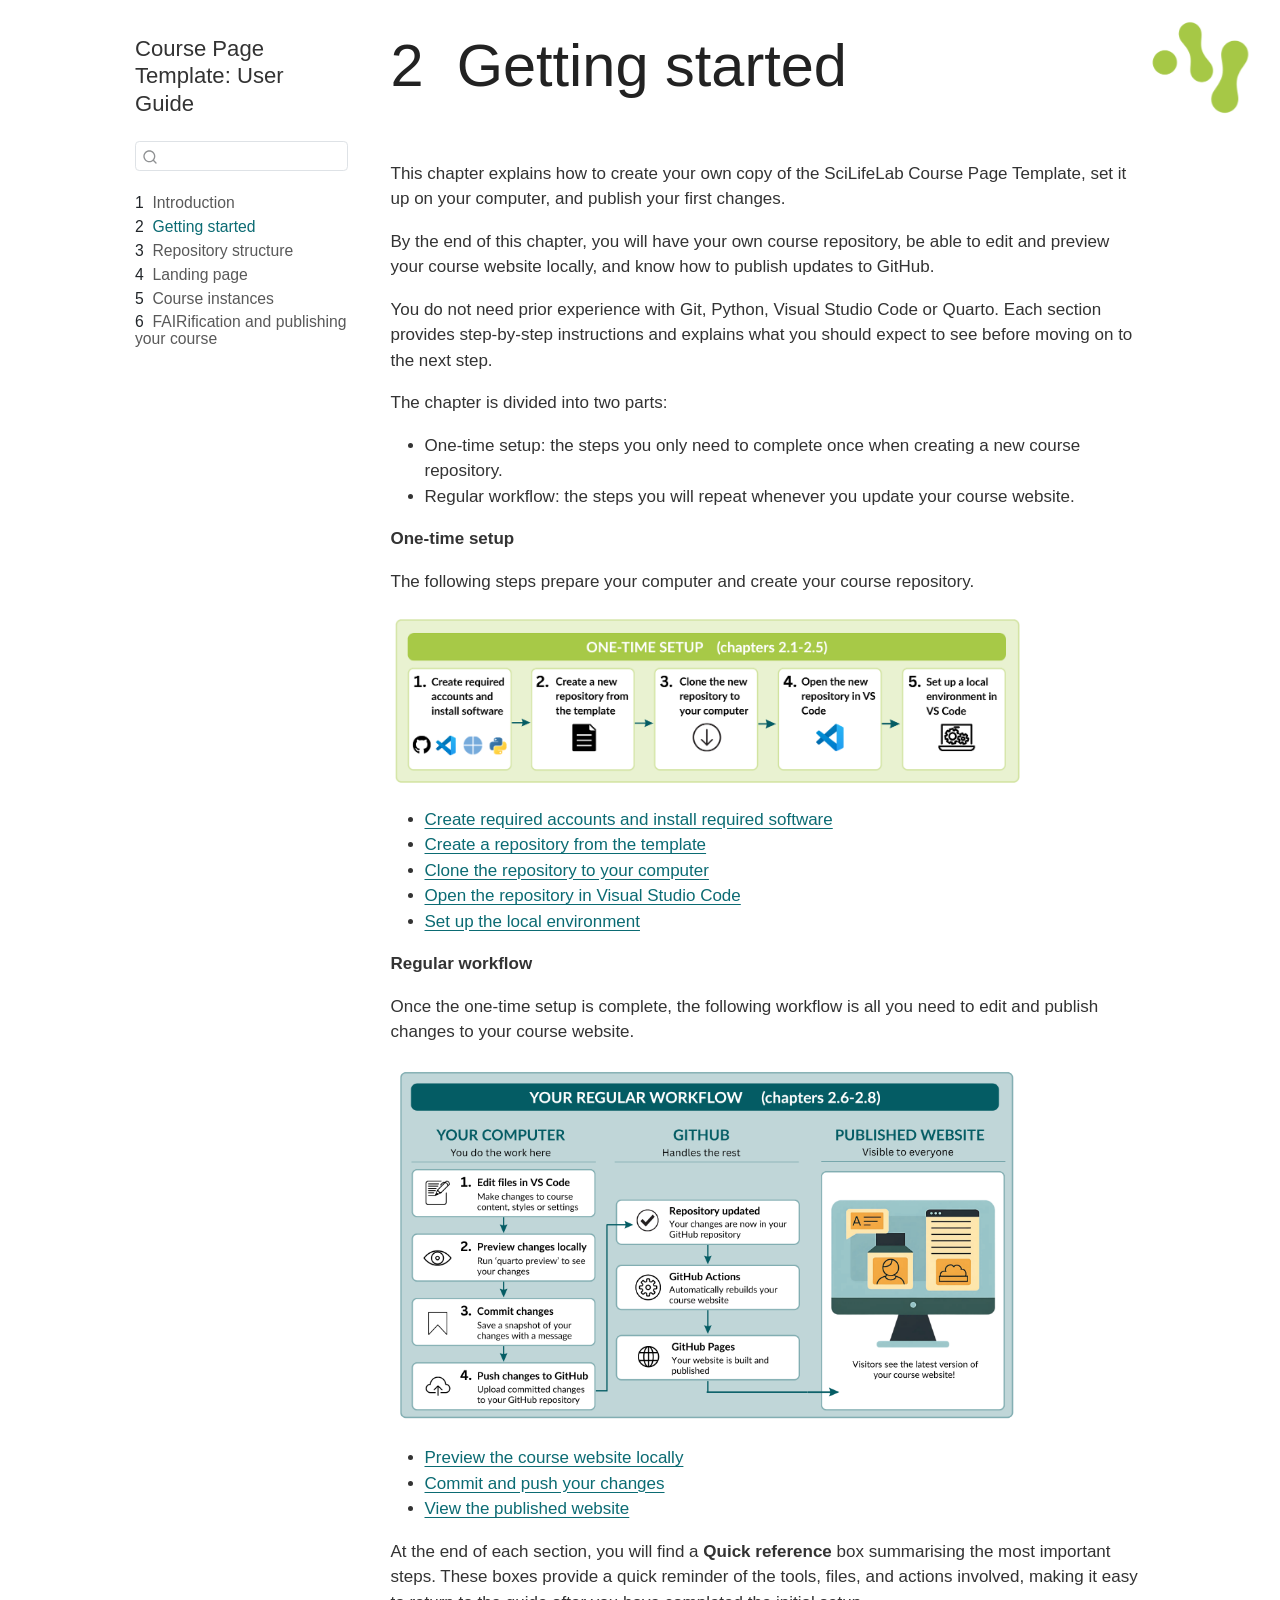
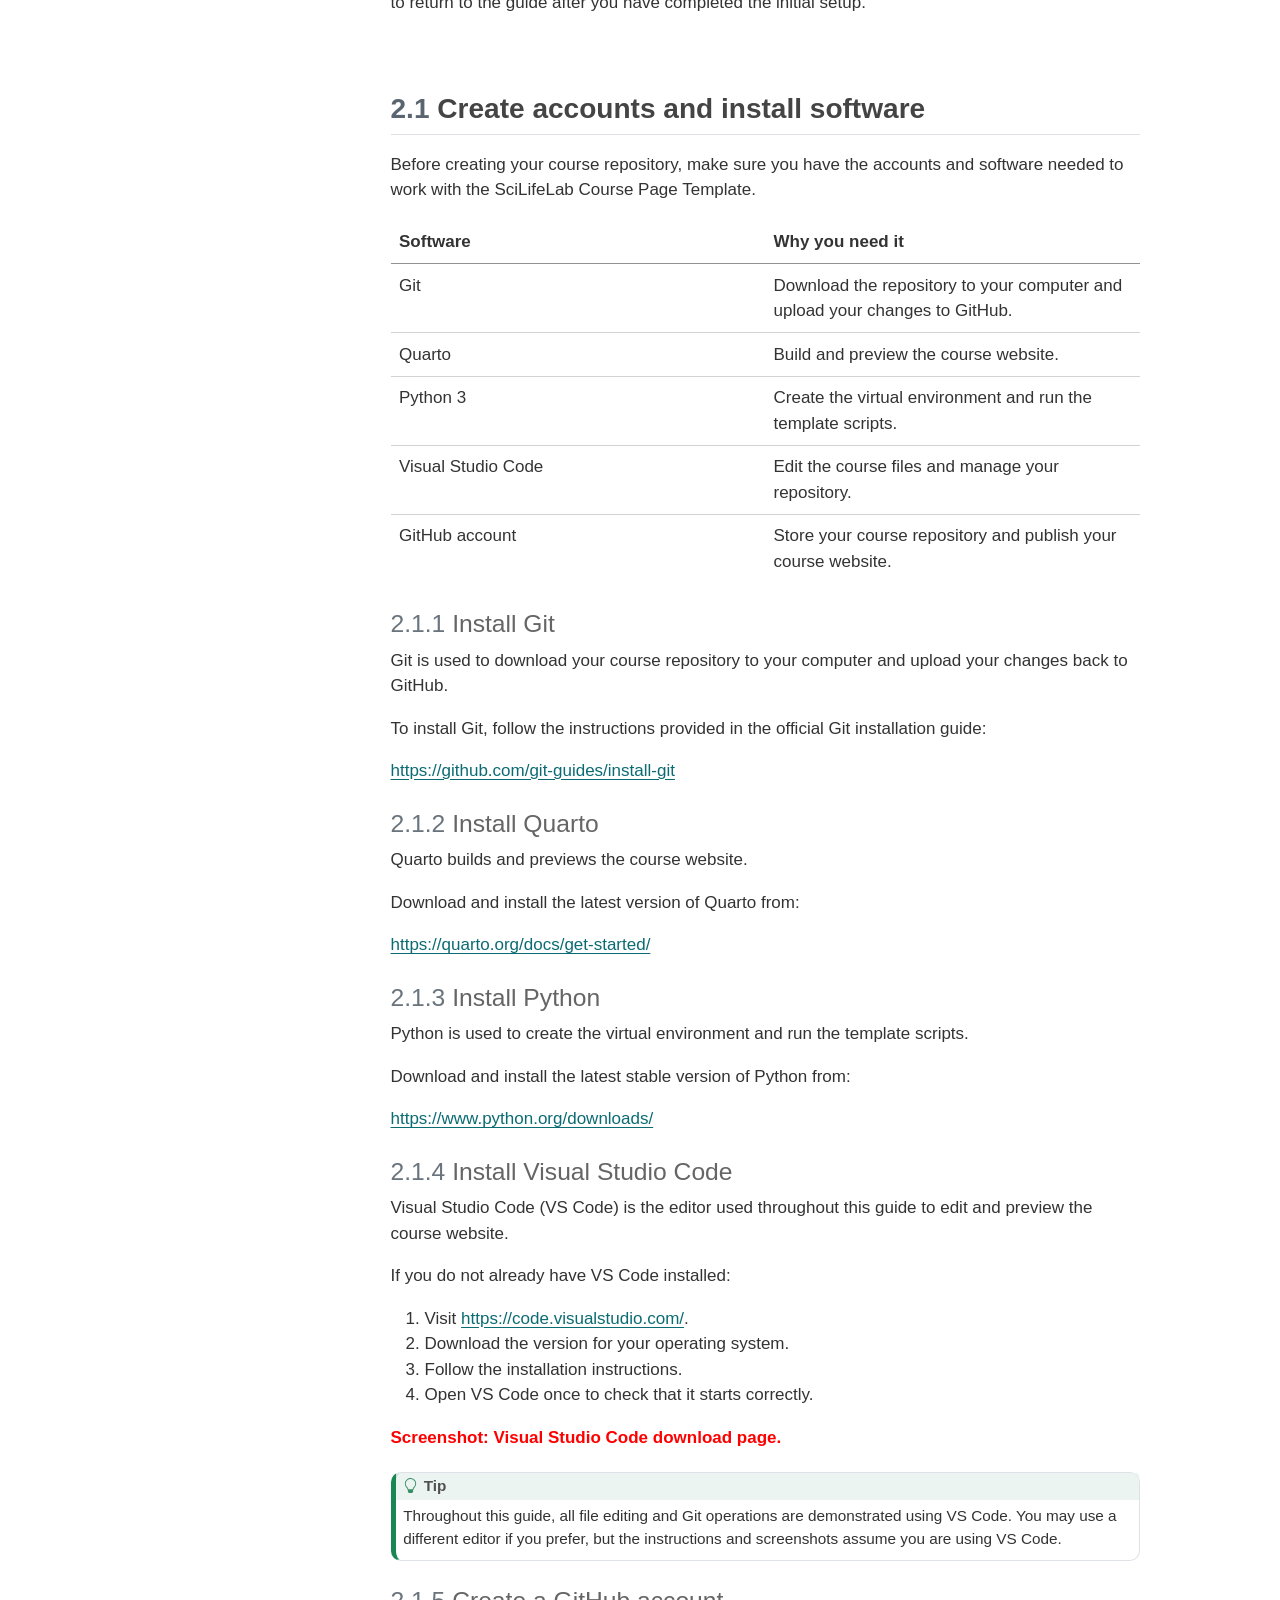
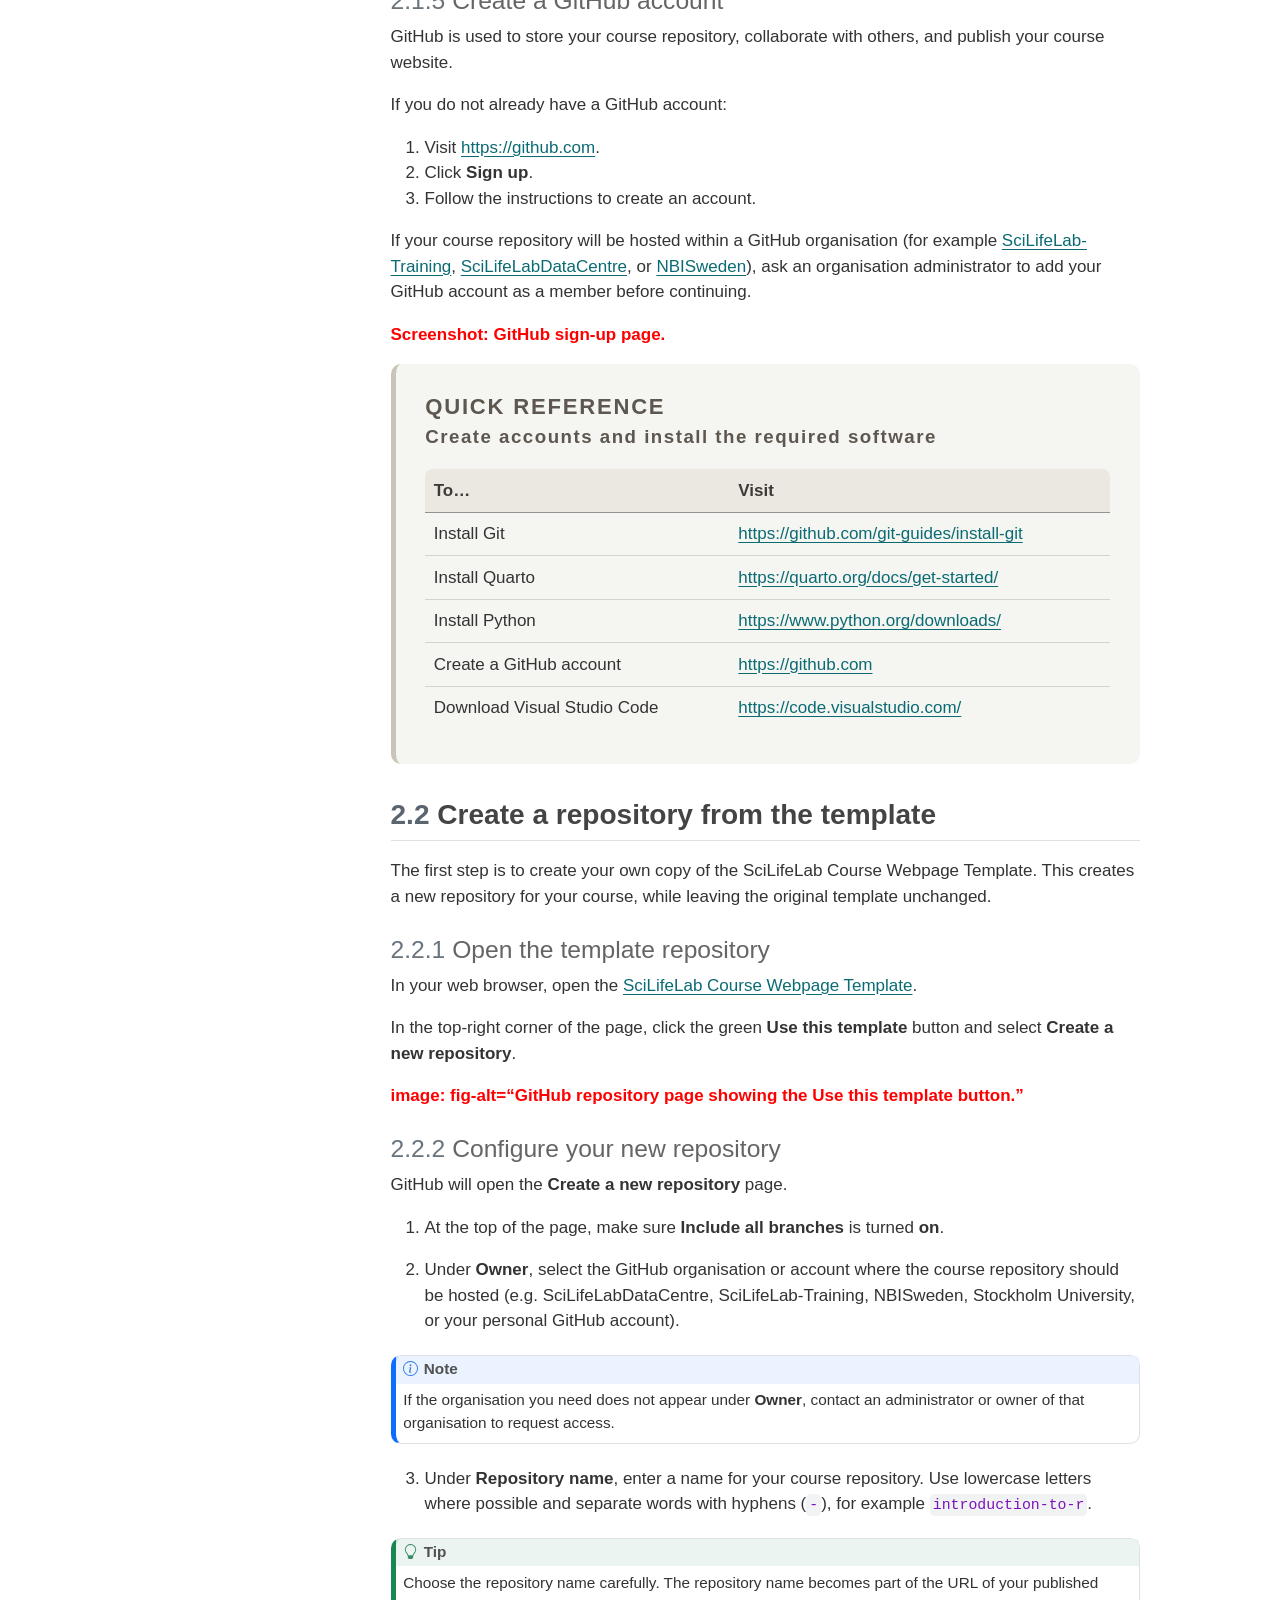
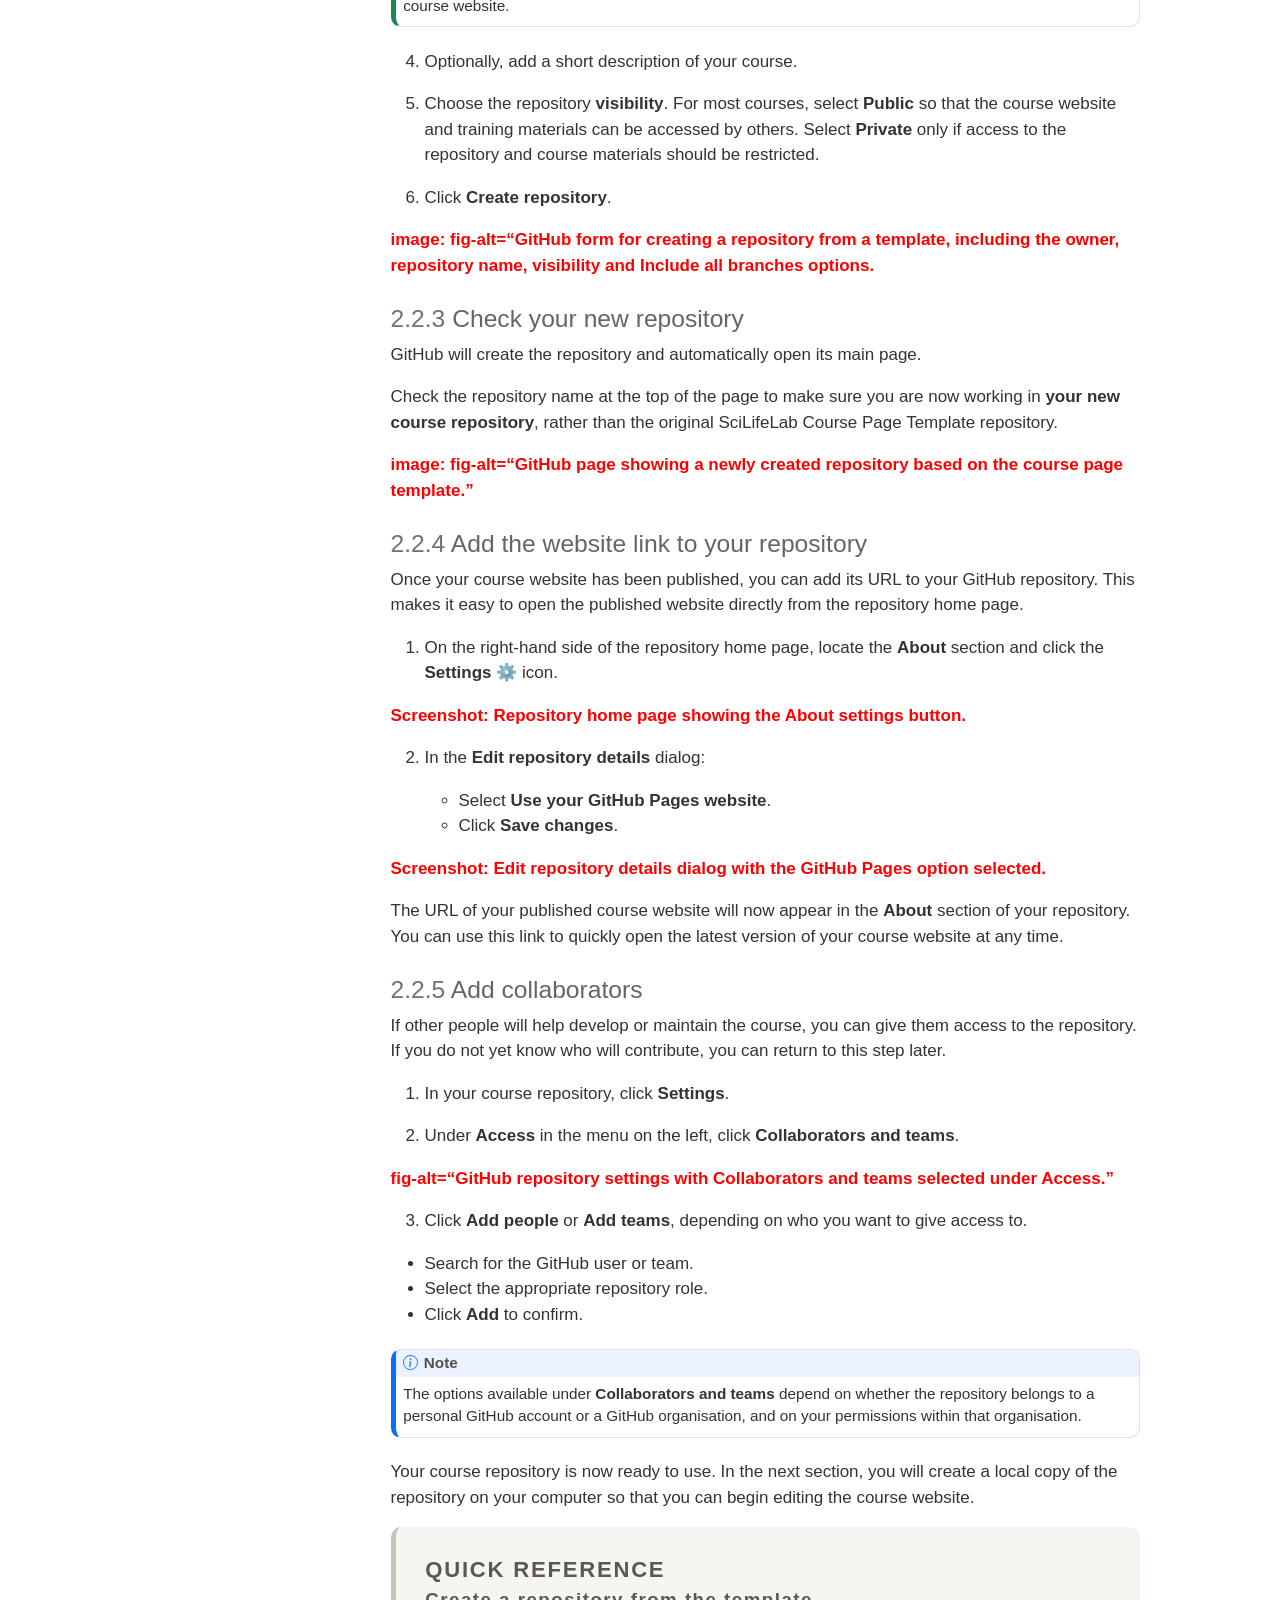
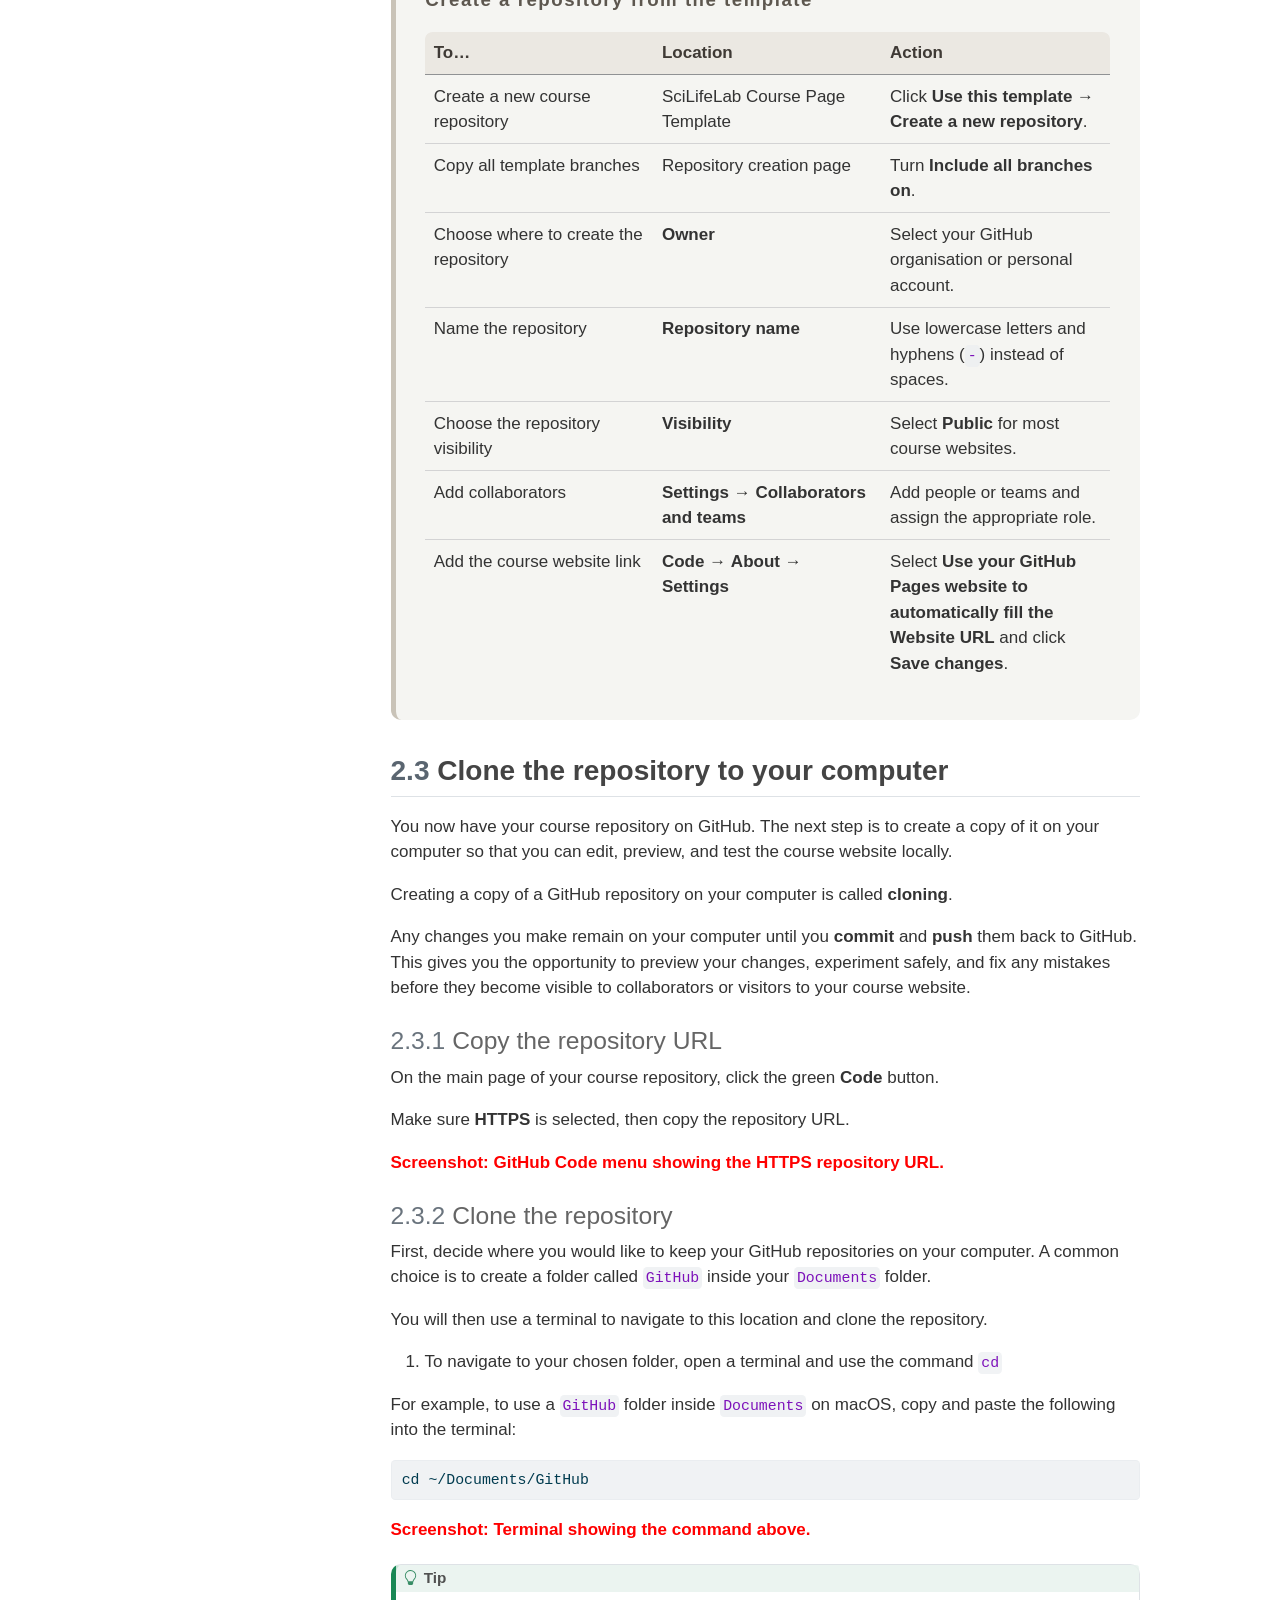
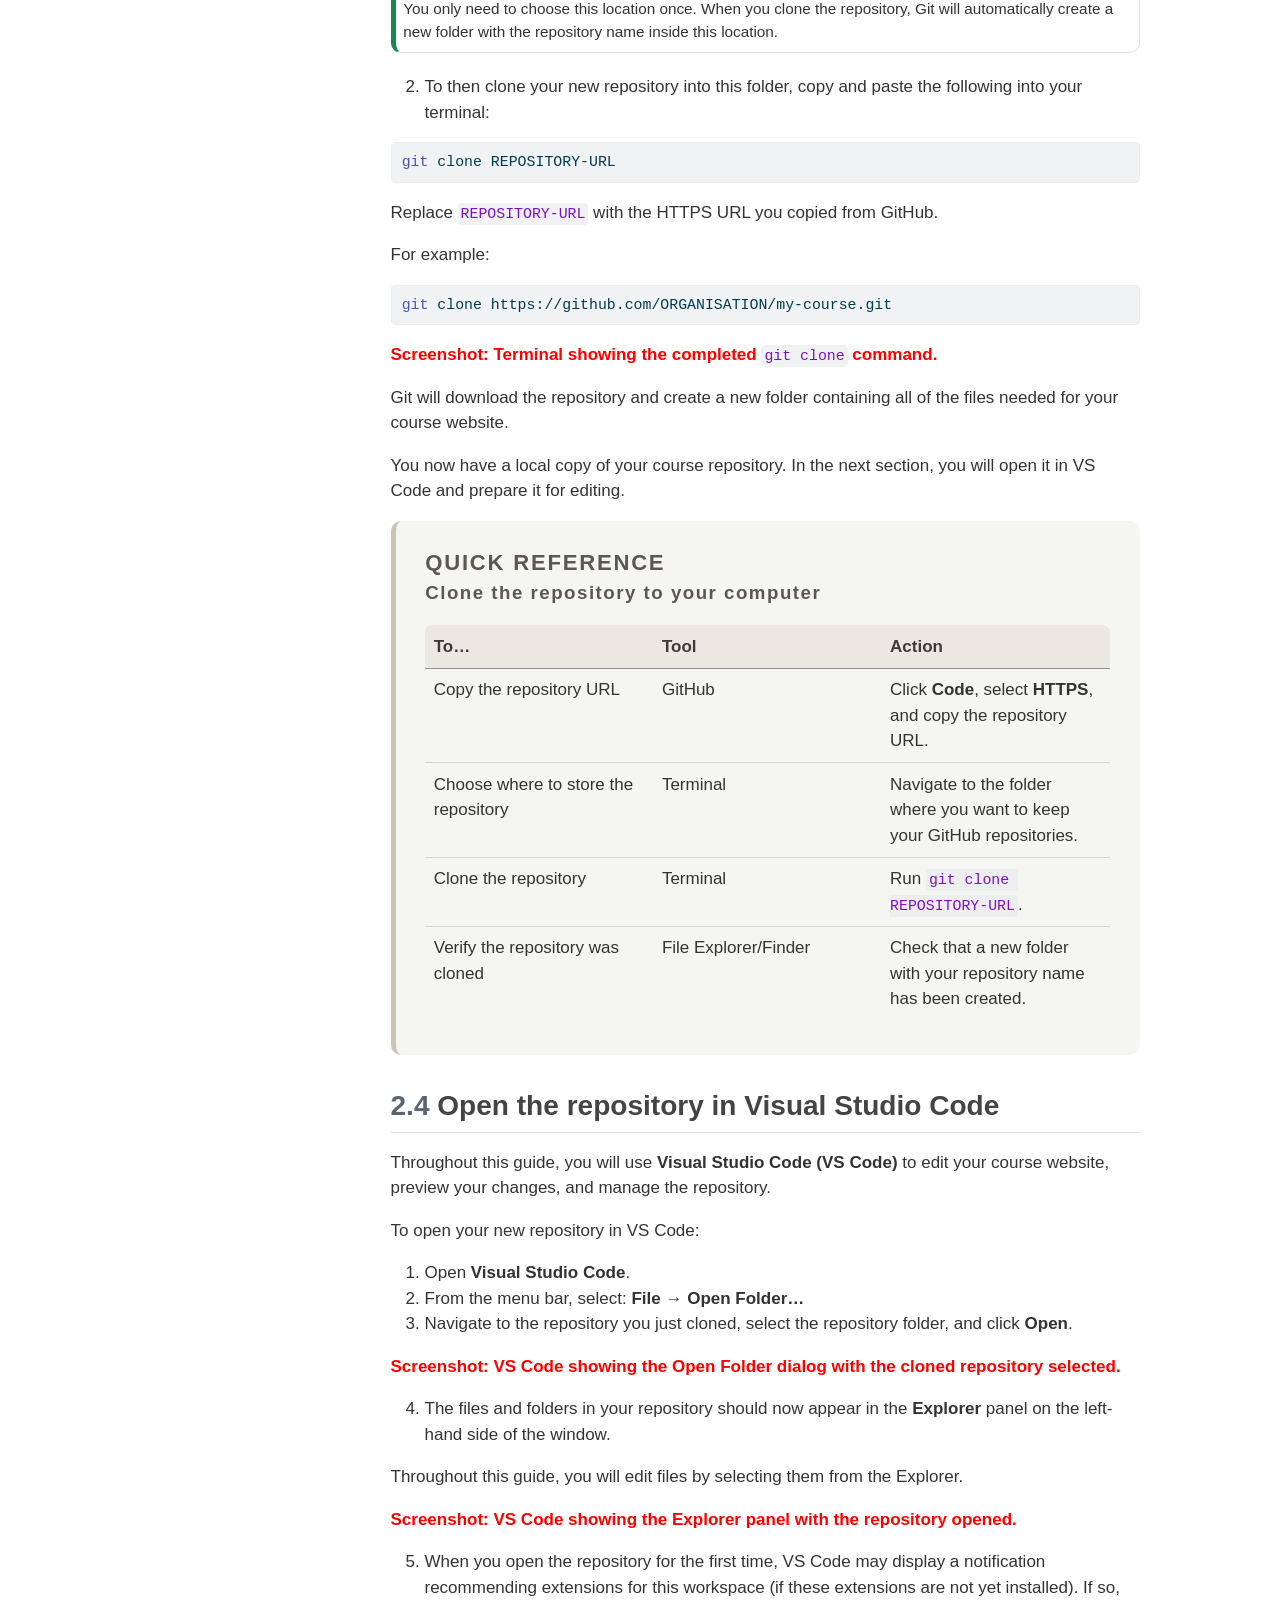
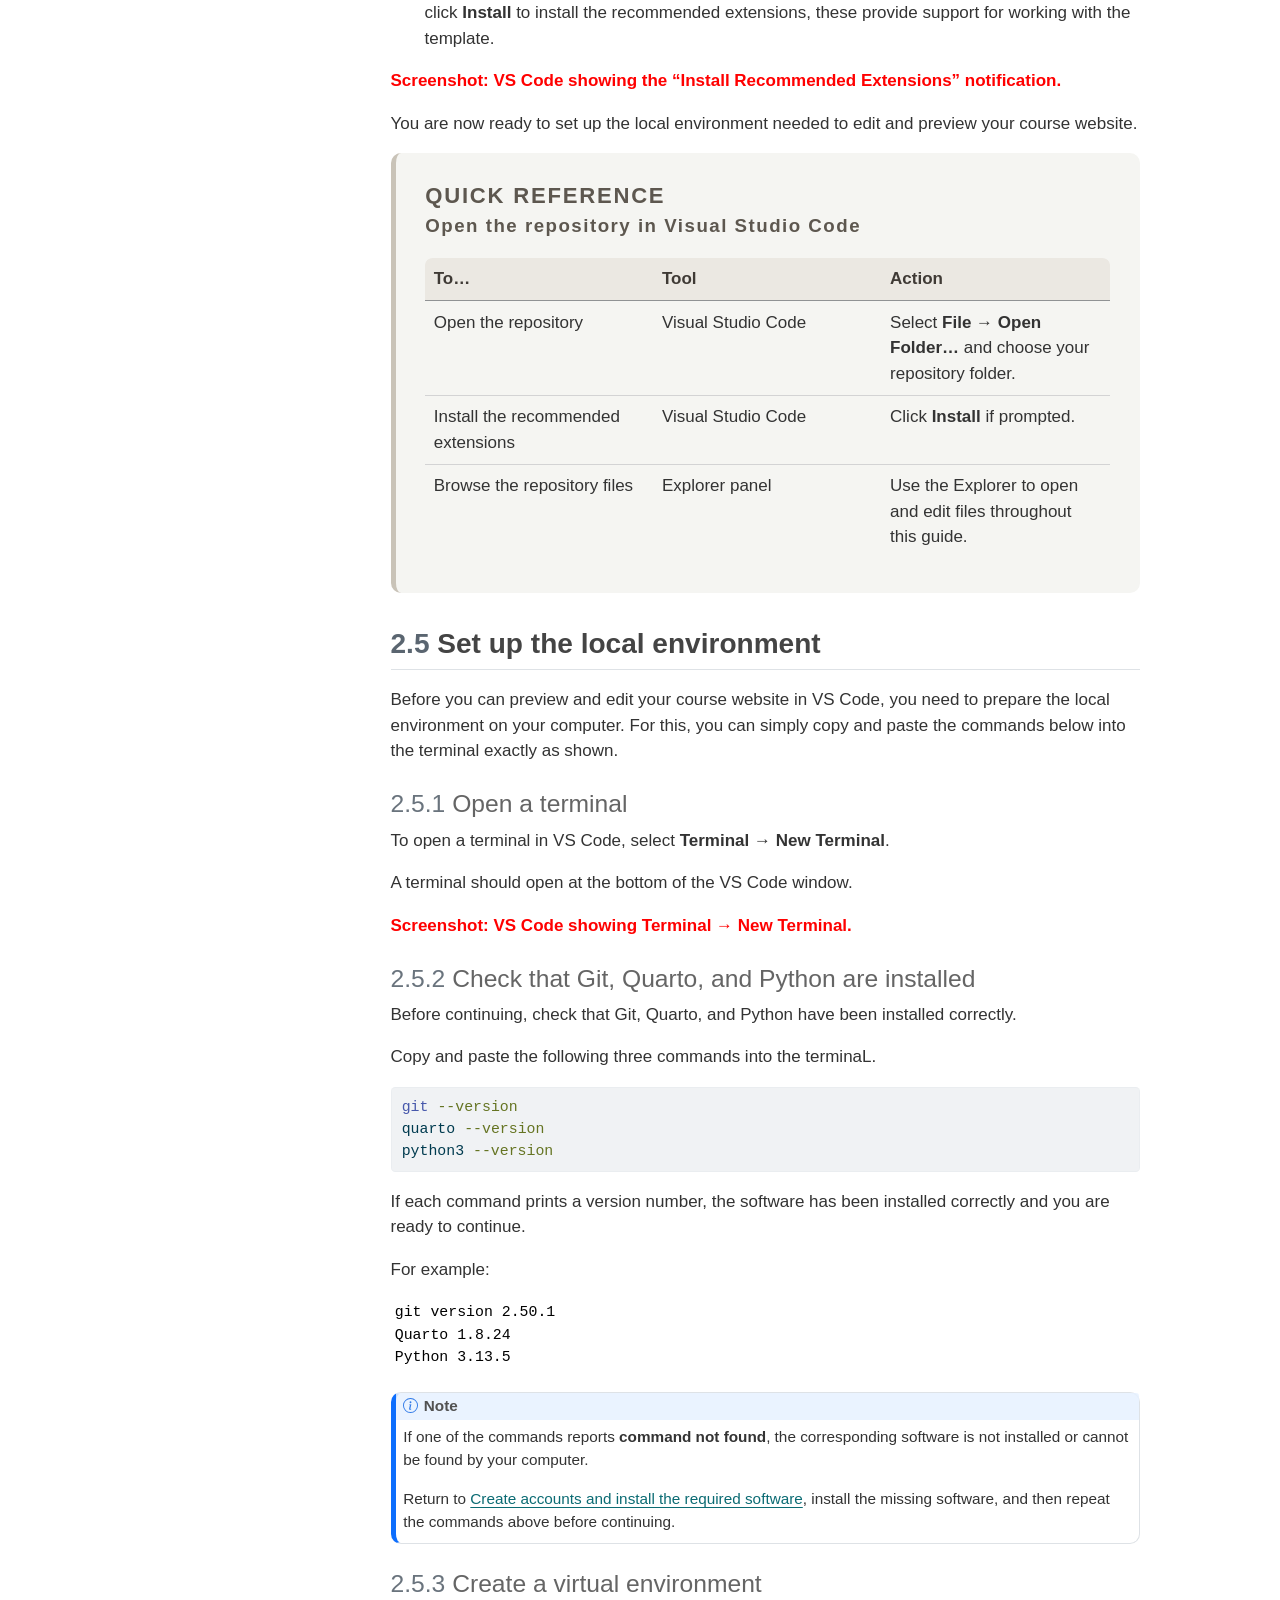
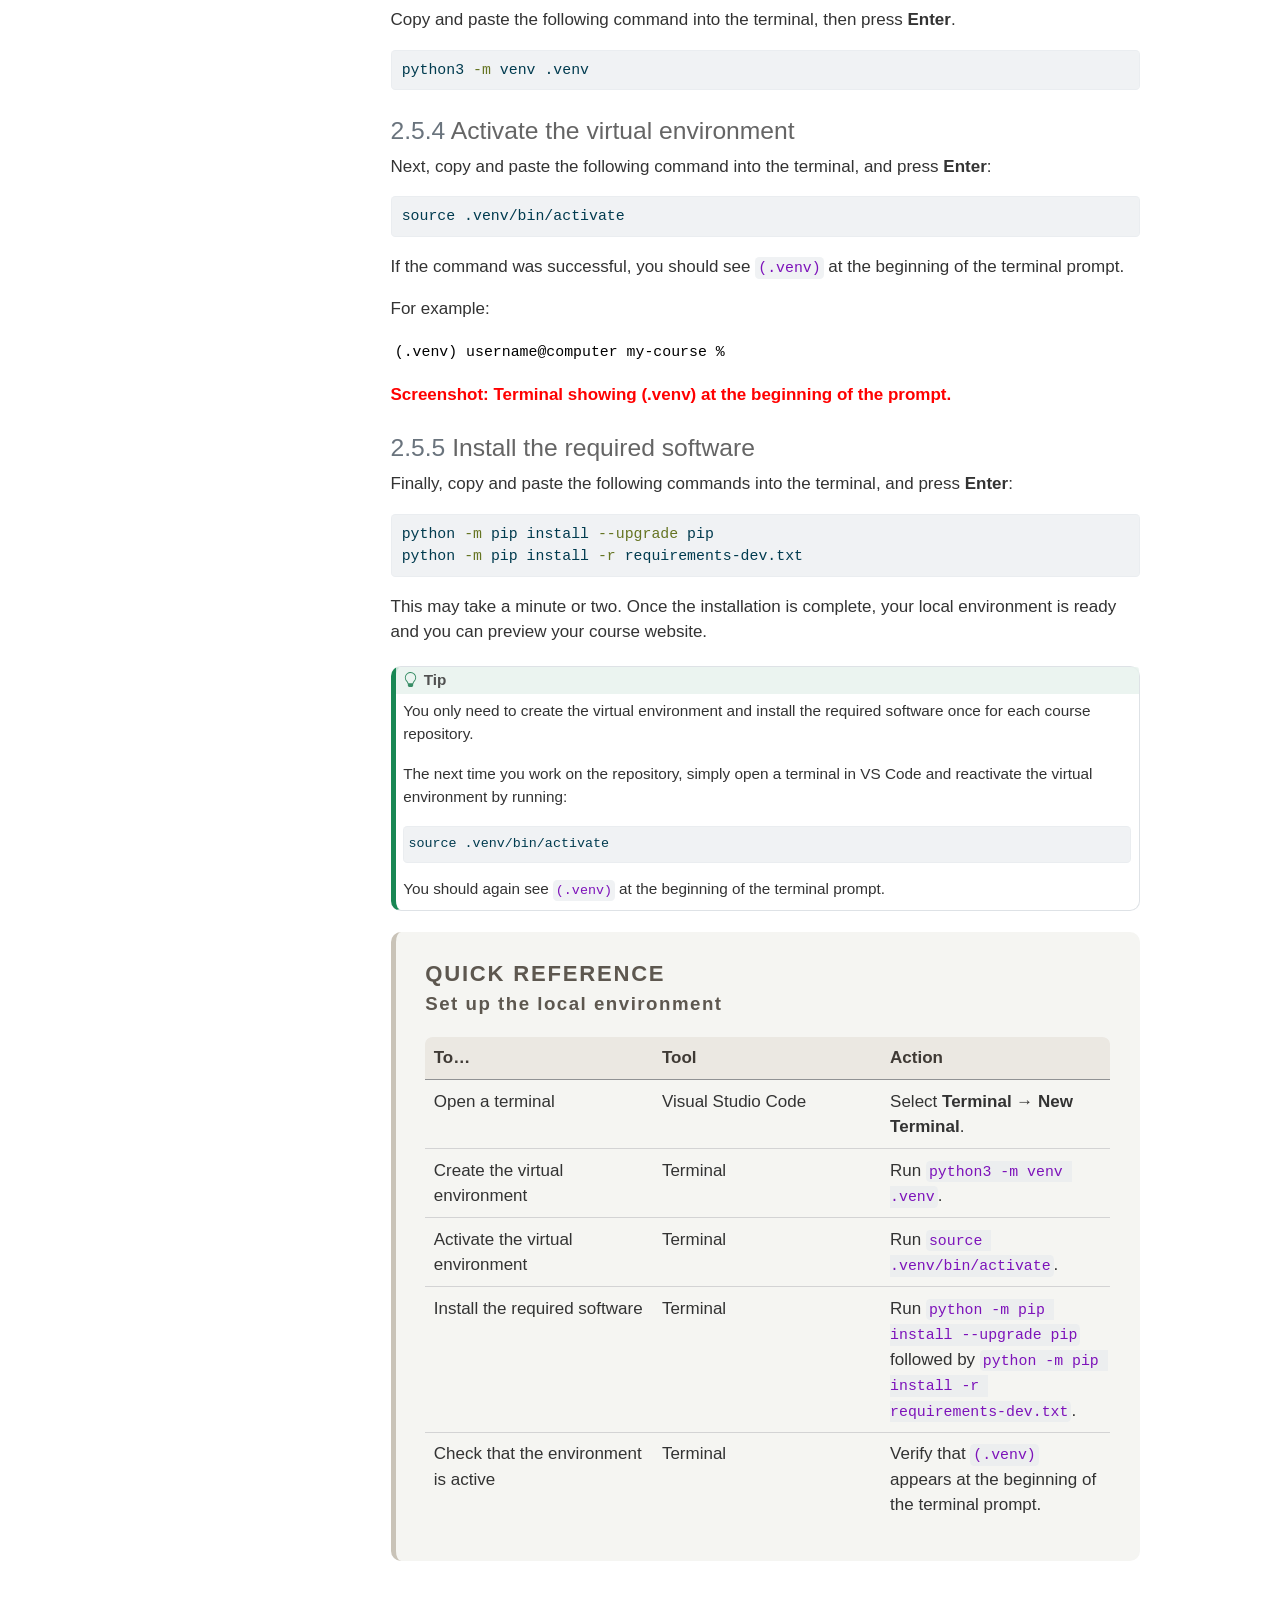
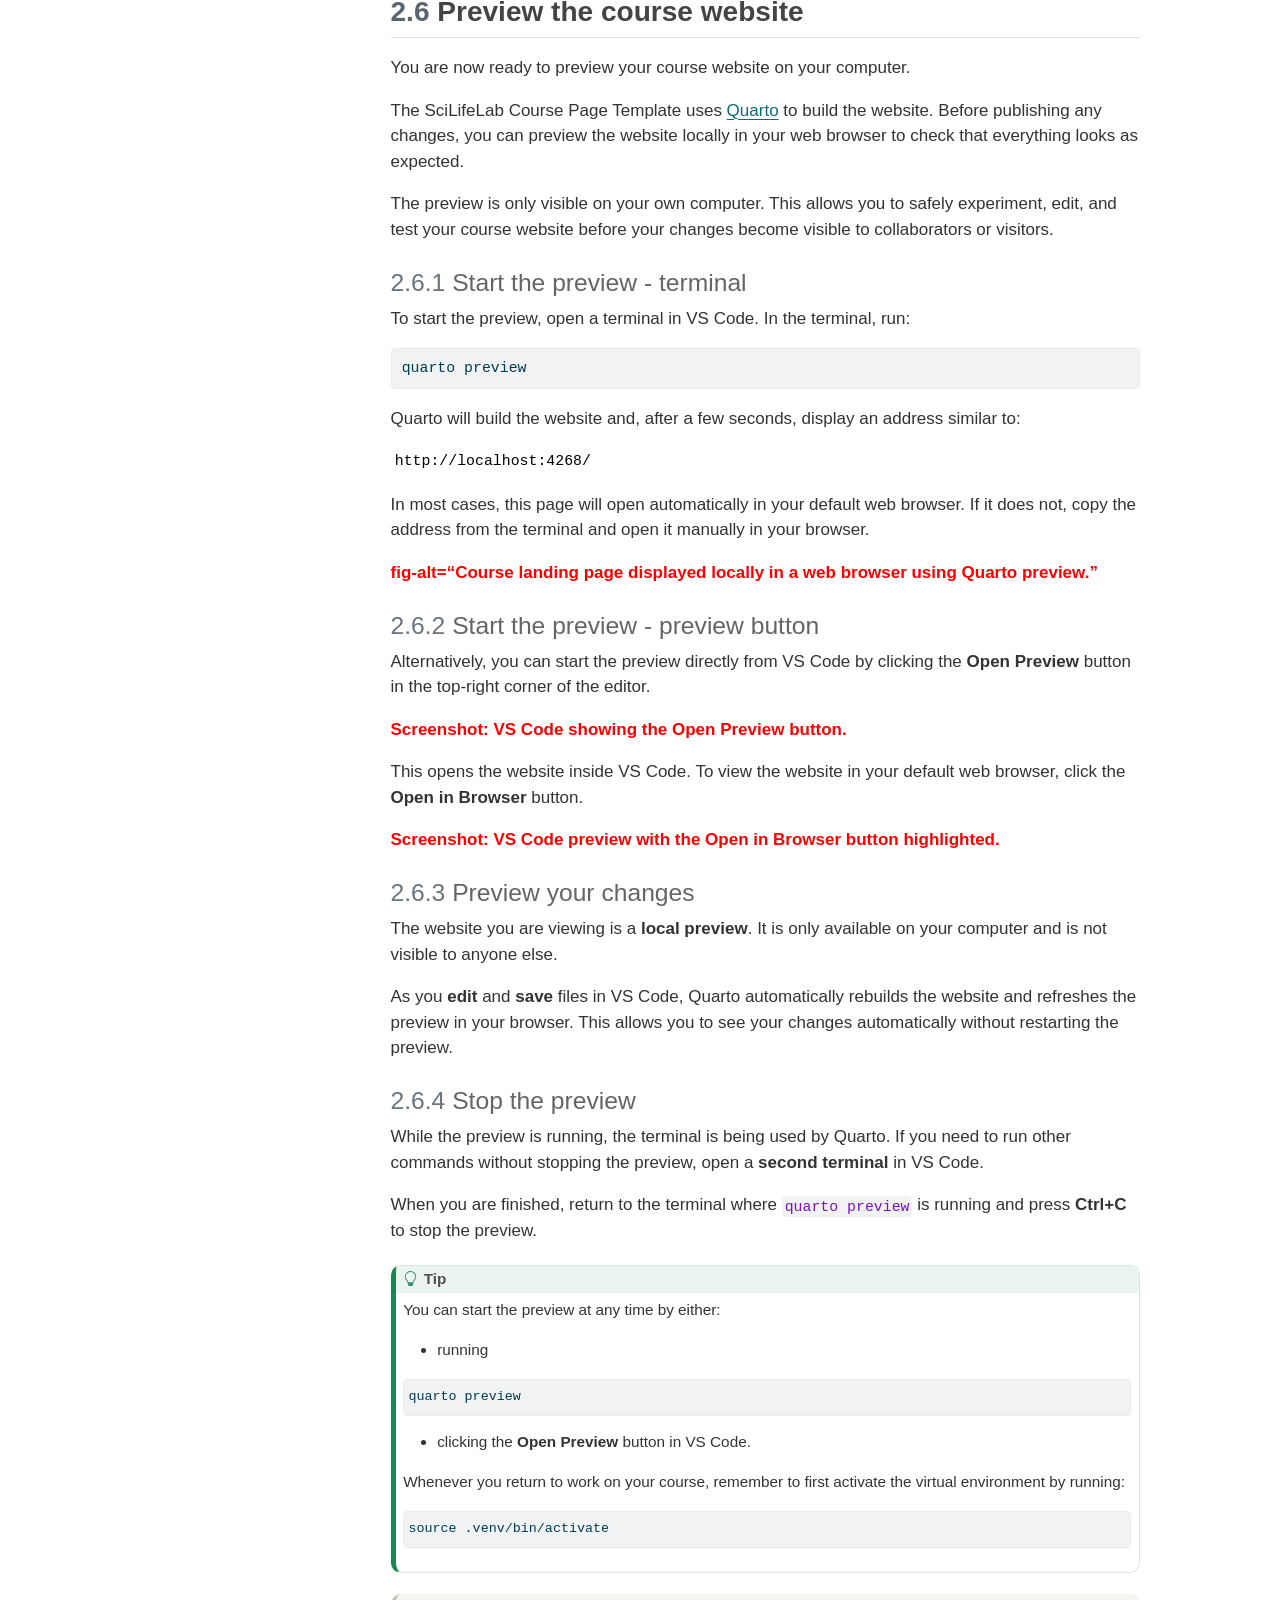
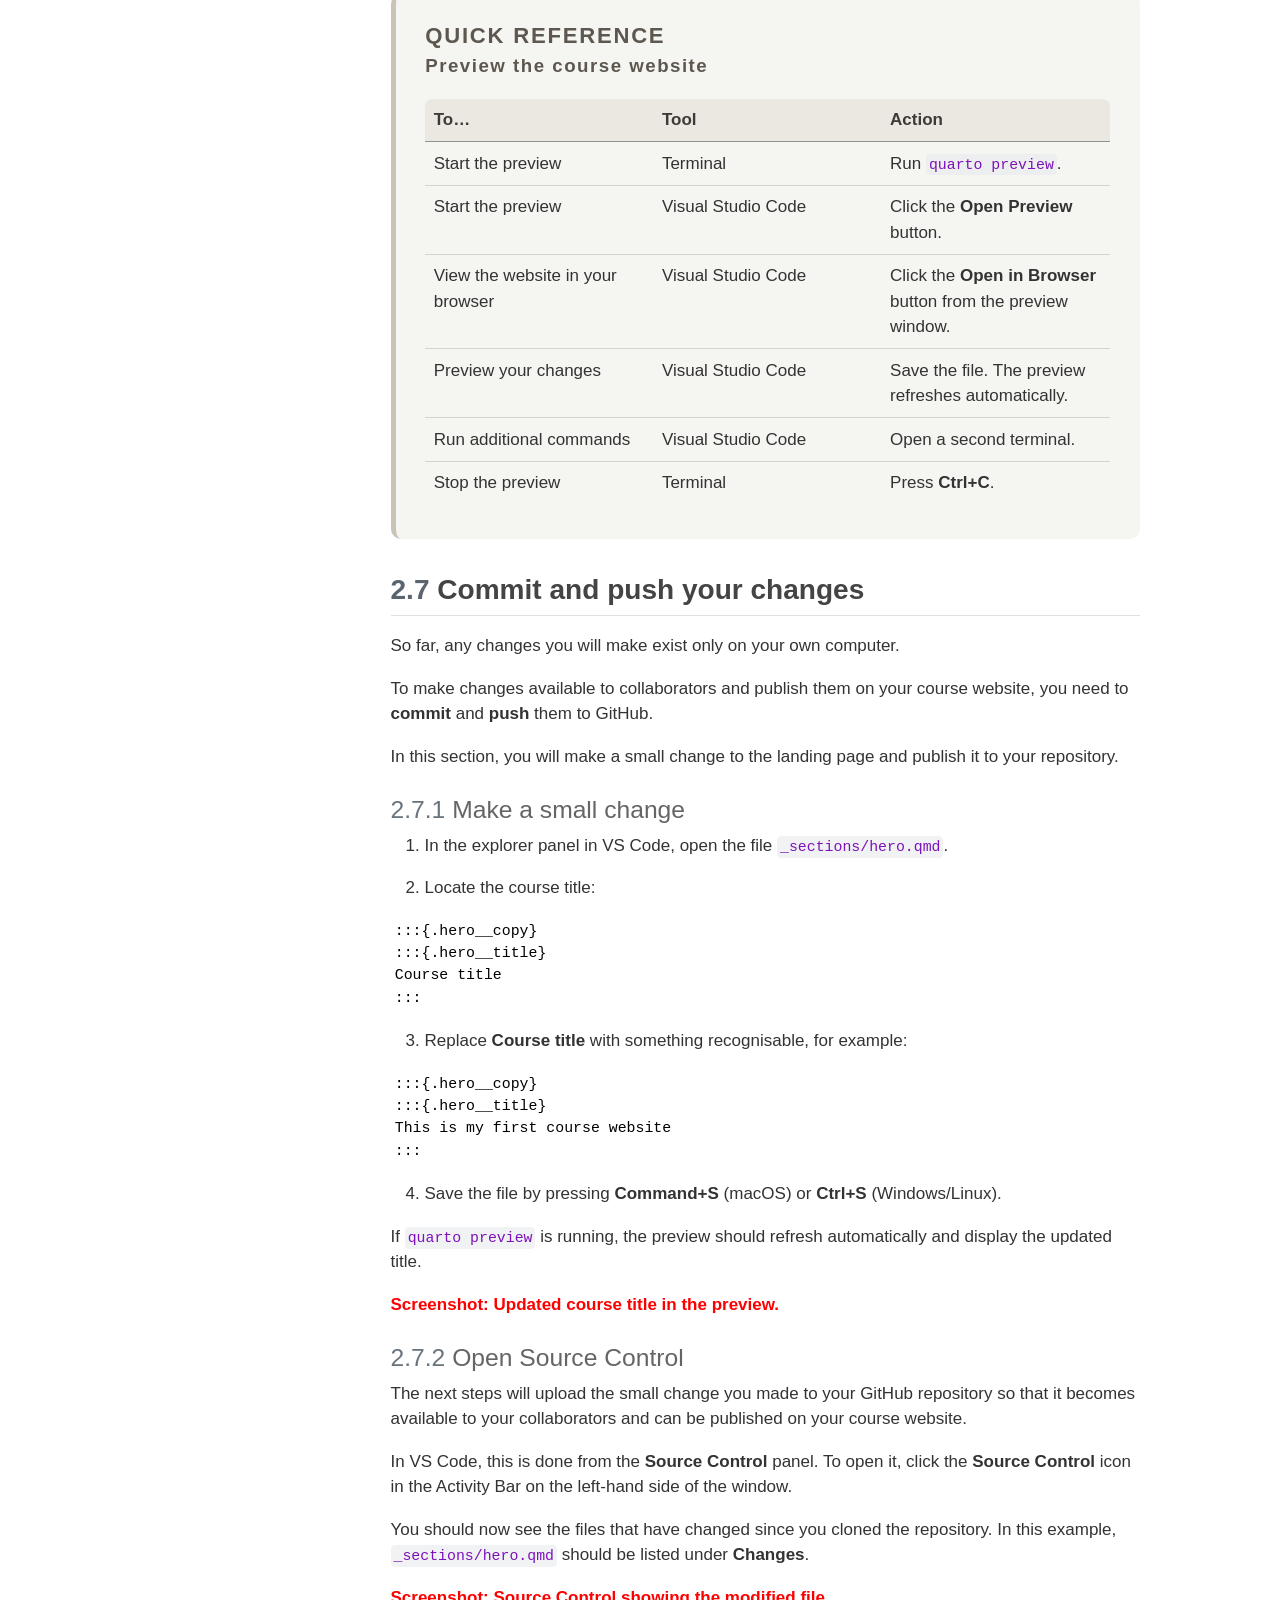
<file: getting-started.html>
<!DOCTYPE html>
<html xmlns="http://www.w3.org/1999/xhtml" lang="en" xml:lang="en"><head>

<meta charset="utf-8">
<meta name="generator" content="quarto-1.10.18">

<meta name="viewport" content="width=device-width, initial-scale=1.0, user-scalable=yes">


<title>2&nbsp; Getting started – Course Page Template: User Guide</title>
<style>
/* Default styles provided by pandoc.
** See https://pandoc.org/MANUAL.html#variables-for-html for config info.
*/
span.smallcaps{font-variant: small-caps;}
div.columns{display: flex; gap: 1.5em;}
div.column{flex: auto;}
@media screen {
div.columns{gap: min(4vw, 1.5em);}
div.column{overflow-x: auto;}
}
div.hanging-indent{margin-left: 1.5em; text-indent: -1.5em;}
ul.task-list{list-style: none;}
ul.task-list li input[type="checkbox"] {
  width: 0.8em;
  margin: 0 0.8em 0.2em -1em; /* quarto-specific, see https://github.com/quarto-dev/quarto-cli/issues/4556 */ 
  vertical-align: middle;
}
/* CSS for syntax highlighting */
html { -webkit-text-size-adjust: 100%; }
pre > code.sourceCode { white-space: pre; position: relative; }
pre > code.sourceCode > span { display: inline-block; line-height: 1.25; }
pre > code.sourceCode > span:empty { height: 1.2em; }
.sourceCode { overflow: visible; }
code.sourceCode > span { color: inherit; text-decoration: inherit; }
div.sourceCode { margin: 1em 0; }
pre.sourceCode { margin: 0; }
@media screen {
div.sourceCode { overflow: auto; }
}
@media print {
pre > code.sourceCode { white-space: pre-wrap; }
pre > code.sourceCode > span { text-indent: -5em; padding-left: 5em; }
}
pre.numberSource code
  { counter-reset: source-line 0; }
pre.numberSource code > span
  { position: relative; left: -4em; counter-increment: source-line; }
pre.numberSource code > span > a:first-child::before
  { content: counter(source-line);
    position: relative; left: -1em; text-align: right; vertical-align: baseline;
    border: none; display: inline-block;
    -webkit-touch-callout: none; -webkit-user-select: none;
    -khtml-user-select: none; -moz-user-select: none;
    -ms-user-select: none; user-select: none;
    padding: 0 4px; width: 4em;
  }
pre.numberSource { margin-left: 3em;  padding-left: 4px; }
div.sourceCode
  {   }
@media screen {
pre > code.sourceCode > span > a:first-child::before { text-decoration: underline; }
}
</style>


<script src="site_libs/quarto-nav/quarto-nav.js"></script>
<script src="site_libs/quarto-nav/headroom.min.js"></script>
<script src="site_libs/clipboard/clipboard.min.js"></script>
<script src="site_libs/quarto-search/autocomplete.umd.js"></script>
<script src="site_libs/quarto-search/fuse.min.js"></script>
<script src="site_libs/quarto-search/quarto-search.js"></script>
<meta name="quarto:offset" content="./">
<link href="./repository-structure.html" rel="next">
<link href="./index.html" rel="prev">
<script src="site_libs/quarto-html/quarto.js" type="module"></script>
<script src="site_libs/quarto-html/tabsets/tabsets.js" type="module"></script>
<script src="site_libs/quarto-html/popper.min.js"></script>
<script src="site_libs/quarto-html/tippy.umd.min.js"></script>
<script src="site_libs/quarto-html/anchor.min.js"></script>
<link href="site_libs/quarto-html/tippy.css" rel="stylesheet">
<link href="site_libs/quarto-html/quarto-syntax-highlighting-64a204ab8560d761af7679ceaba22944.css" rel="stylesheet" id="quarto-text-highlighting-styles">
<script src="site_libs/bootstrap/bootstrap.min.js"></script>
<link href="site_libs/bootstrap/bootstrap-icons.css" rel="stylesheet">
<link href="site_libs/bootstrap/bootstrap-a8d14d036aacfc61ba52a6ee93c515d2.min.css" rel="stylesheet" append-hash="true" id="quarto-bootstrap" data-mode="light">
<script id="quarto-search-options" type="application/json">{
  "location": "sidebar",
  "copy-button": false,
  "collapse-after": 3,
  "panel-placement": "start",
  "type": "textbox",
  "limit": 50,
  "keyboard-shortcut": [
    "f",
    "/",
    "s"
  ],
  "show-item-context": false,
  "language": {
    "search-no-results-text": "No results",
    "search-matching-documents-text": "matching documents",
    "search-copy-link-title": "Copy link to search",
    "search-hide-matches-text": "Hide additional matches",
    "search-more-match-text": "more match in this document",
    "search-more-matches-text": "more matches in this document",
    "search-clear-button-title": "Clear",
    "search-text-placeholder": "",
    "search-detached-cancel-button-title": "Cancel",
    "search-submit-button-title": "Submit",
    "search-label": "Search"
  }
}</script>


<link rel="stylesheet" href="styles.css">
</head>

<body class="nav-sidebar floating fullcontent quarto-light">

<div id="quarto-search-results"></div>
  <header id="quarto-header" class="headroom fixed-top">
  <nav class="quarto-secondary-nav">
    <div class="container-fluid d-flex">
      <button type="button" class="quarto-btn-toggle btn" data-bs-toggle="collapse" role="button" data-bs-target=".quarto-sidebar-collapse-item" aria-controls="quarto-sidebar" aria-expanded="false" aria-label="Toggle sidebar navigation" onclick="if (window.quartoToggleHeadroom) { window.quartoToggleHeadroom(); }">
        <i class="bi bi-layout-text-sidebar-reverse"></i>
      </button>
        <nav class="quarto-page-breadcrumbs" aria-label="breadcrumb"><ol class="breadcrumb"><li class="breadcrumb-item"><a href="./getting-started.html"><span class="chapter-number">2</span>&nbsp; <span class="chapter-title">Getting started</span></a></li></ol></nav>
        <a class="flex-grow-1" role="navigation" data-bs-toggle="collapse" data-bs-target=".quarto-sidebar-collapse-item" aria-controls="quarto-sidebar" aria-expanded="false" aria-label="Toggle sidebar navigation" onclick="if (window.quartoToggleHeadroom) { window.quartoToggleHeadroom(); }">      
        </a>
      <button type="button" class="btn quarto-search-button" aria-label="Search" onclick="window.quartoOpenSearch();">
        <i class="bi bi-search"></i>
      </button>
    </div>
  </nav>
</header>
<!-- content -->
<div id="quarto-content" class="quarto-container page-columns page-rows-contents page-layout-article">
<!-- sidebar -->
  <nav id="quarto-sidebar" class="sidebar collapse collapse-horizontal quarto-sidebar-collapse-item sidebar-navigation floating overflow-auto">
    <div class="pt-lg-2 mt-2 text-left sidebar-header">
    <div class="sidebar-title mb-0 py-0">
      <a href="./">Course Page Template: User Guide</a> 
    </div>
      </div>
        <div class="mt-2 flex-shrink-0 align-items-center">
        <div class="sidebar-search">
        <div id="quarto-search" class="" title="Search"></div>
        </div>
        </div>
    <div class="sidebar-menu-container"> 
    <ul class="list-unstyled mt-1">
        <li class="sidebar-item">
  <div class="sidebar-item-container"> 
  <a href="./index.html" class="sidebar-item-text sidebar-link">
 <span class="menu-text"><span class="chapter-number">1</span>&nbsp; <span class="chapter-title">Introduction</span></span></a>
  </div>
</li>
        <li class="sidebar-item">
  <div class="sidebar-item-container"> 
  <a href="./getting-started.html" class="sidebar-item-text sidebar-link active">
 <span class="menu-text"><span class="chapter-number">2</span>&nbsp; <span class="chapter-title">Getting started</span></span></a>
  </div>
</li>
        <li class="sidebar-item">
  <div class="sidebar-item-container"> 
  <a href="./repository-structure.html" class="sidebar-item-text sidebar-link">
 <span class="menu-text"><span class="chapter-number">3</span>&nbsp; <span class="chapter-title">Repository structure</span></span></a>
  </div>
</li>
        <li class="sidebar-item">
  <div class="sidebar-item-container"> 
  <a href="./landing-page.html" class="sidebar-item-text sidebar-link">
 <span class="menu-text"><span class="chapter-number">4</span>&nbsp; <span class="chapter-title">Landing page</span></span></a>
  </div>
</li>
        <li class="sidebar-item">
  <div class="sidebar-item-container"> 
  <a href="./course-instances.html" class="sidebar-item-text sidebar-link">
 <span class="menu-text"><span class="chapter-number">5</span>&nbsp; <span class="chapter-title">Course instances</span></span></a>
  </div>
</li>
        <li class="sidebar-item">
  <div class="sidebar-item-container"> 
  <a href="./fairification.html" class="sidebar-item-text sidebar-link">
 <span class="menu-text"><span class="chapter-number">6</span>&nbsp; <span class="chapter-title">FAIRification and publishing your course</span></span></a>
  </div>
</li>
    </ul>
    </div>
</nav>
<div id="quarto-sidebar-glass" class="quarto-sidebar-collapse-item" data-bs-toggle="collapse" data-bs-target=".quarto-sidebar-collapse-item"></div>
<!-- margin-sidebar -->
    
<!-- main -->
<main class="content" id="quarto-document-content">

<header id="title-block-header" class="quarto-title-block default">
<div class="quarto-title">
<h1 class="title"><span class="chapter-number">2</span>&nbsp; <span class="chapter-title">Getting started</span></h1>
</div>



<div class="quarto-title-meta">

    
  
    
  </div>
  


</header>


<p><img src="./images/SciLifeLab_symbol_green-2048x1950.png" class="guide-logo"></p>
<p><br></p>
<p>This chapter explains how to create your own copy of the SciLifeLab Course Page Template, set it up on your computer, and publish your first changes.</p>
<p>By the end of this chapter, you will have your own course repository, be able to edit and preview your course website locally, and know how to publish updates to GitHub.</p>
<p>You do not need prior experience with Git, Python, Visual Studio Code or Quarto. Each section provides step-by-step instructions and explains what you should expect to see before moving on to the next step.</p>
<p>The chapter is divided into two parts:</p>
<ul>
<li>One-time setup: the steps you only need to complete once when creating a new course repository.</li>
<li>Regular workflow: the steps you will repeat whenever you update your course website.</li>
</ul>
<p><strong>One-time setup</strong></p>
<p>The following steps prepare your computer and create your course repository.</p>
<p><img src="images/getting-started-one-time-setup.png" class="img-fluid" style="width:85.0%" alt="Workflow showing the one-time setup steps for creating and configuring a new course repository."></p>
<ul>
<li><a href="#create-accounts-and-install-software">Create required accounts and install required software</a></li>
<li><a href="#create-a-repository-from-the-template">Create a repository from the template</a></li>
<li><a href="#clone-the-repository-to-your-computer">Clone the repository to your computer</a></li>
<li><a href="#open-the-repository-in-visual-studio-code">Open the repository in Visual Studio Code</a></li>
<li><a href="#set-up-the-local-environment">Set up the local environment</a></li>
</ul>
<p><strong>Regular workflow</strong></p>
<p>Once the one-time setup is complete, the following workflow is all you need to edit and publish changes to your course website.</p>
<p><img src="images/getting-started-regular-workflow.png" class="img-fluid" style="width:87.0%" alt="Workflow showing the regular editing and publishing workflow for the course website."></p>
<ul>
<li><a href="#preview-the-course-website">Preview the course website locally</a></li>
<li><a href="#commit-and-push-your-changes">Commit and push your changes</a></li>
<li><a href="#view-the-published-website">View the published website</a></li>
</ul>
<p>At the end of each section, you will find a <strong>Quick reference</strong> box summarising the most important steps. These boxes provide a quick reminder of the tools, files, and actions involved, making it easy to return to the guide after you have completed the initial setup.</p>
<p><br></p>
<section id="create-accounts-and-install-software" class="level2" data-number="2.1">
<h2 data-number="2.1" class="anchored" data-anchor-id="create-accounts-and-install-software"><span class="header-section-number">2.1</span> Create accounts and install software</h2>
<p>Before creating your course repository, make sure you have the accounts and software needed to work with the SciLifeLab Course Page Template.</p>
<table class="caption-top table">
<colgroup>
<col style="width: 50%">
<col style="width: 50%">
</colgroup>
<thead>
<tr class="header">
<th>Software</th>
<th>Why you need it</th>
</tr>
</thead>
<tbody>
<tr class="odd">
<td>Git</td>
<td>Download the repository to your computer and upload your changes to GitHub.</td>
</tr>
<tr class="even">
<td>Quarto</td>
<td>Build and preview the course website.</td>
</tr>
<tr class="odd">
<td>Python 3</td>
<td>Create the virtual environment and run the template scripts.</td>
</tr>
<tr class="even">
<td>Visual Studio Code</td>
<td>Edit the course files and manage your repository.</td>
</tr>
<tr class="odd">
<td>GitHub account</td>
<td>Store your course repository and publish your course website.</td>
</tr>
</tbody>
</table>
<section id="install-git" class="level3" data-number="2.1.1">
<h3 data-number="2.1.1" class="anchored" data-anchor-id="install-git"><span class="header-section-number">2.1.1</span> Install Git</h3>
<p>Git is used to download your course repository to your computer and upload your changes back to GitHub.</p>
<p>To install Git, follow the instructions provided in the official Git installation guide:</p>
<p><a href="https://github.com/git-guides/install-git" class="uri">https://github.com/git-guides/install-git</a></p>
</section>
<section id="install-quarto" class="level3" data-number="2.1.2">
<h3 data-number="2.1.2" class="anchored" data-anchor-id="install-quarto"><span class="header-section-number">2.1.2</span> Install Quarto</h3>
<p>Quarto builds and previews the course website.</p>
<p>Download and install the latest version of Quarto from:</p>
<p><a href="https://quarto.org/docs/get-started/" class="uri">https://quarto.org/docs/get-started/</a></p>
</section>
<section id="install-python" class="level3" data-number="2.1.3">
<h3 data-number="2.1.3" class="anchored" data-anchor-id="install-python"><span class="header-section-number">2.1.3</span> Install Python</h3>
<p>Python is used to create the virtual environment and run the template scripts.</p>
<p>Download and install the latest stable version of Python from:</p>
<p><a href="https://www.python.org/downloads/" class="uri">https://www.python.org/downloads/</a></p>
</section>
<section id="install-visual-studio-code" class="level3" data-number="2.1.4">
<h3 data-number="2.1.4" class="anchored" data-anchor-id="install-visual-studio-code"><span class="header-section-number">2.1.4</span> Install Visual Studio Code</h3>
<p>Visual Studio Code (VS Code) is the editor used throughout this guide to edit and preview the course website.</p>
<p>If you do not already have VS Code installed:</p>
<ol type="1">
<li>Visit <a href="https://code.visualstudio.com/" class="uri">https://code.visualstudio.com/</a>.</li>
<li>Download the version for your operating system.</li>
<li>Follow the installation instructions.</li>
<li>Open VS Code once to check that it starts correctly.</li>
</ol>
<p><span style="color: red; font-weight: bold;">Screenshot: Visual Studio Code download page.</span></p>
<div class="callout callout-style-default callout-tip callout-titled">
<div class="callout-header d-flex align-content-center">
<div class="callout-icon-container">
<i class="callout-icon"></i>
</div>
<div class="callout-title-container flex-fill">
Tip
</div>
</div>
<div class="callout-body-container callout-body">
<p>Throughout this guide, all file editing and Git operations are demonstrated using VS Code. You may use a different editor if you prefer, but the instructions and screenshots assume you are using VS Code.</p>
</div>
</div>
</section>
<section id="create-a-github-account" class="level3" data-number="2.1.5">
<h3 data-number="2.1.5" class="anchored" data-anchor-id="create-a-github-account"><span class="header-section-number">2.1.5</span> Create a GitHub account</h3>
<p>GitHub is used to store your course repository, collaborate with others, and publish your course website.</p>
<p>If you do not already have a GitHub account:</p>
<ol type="1">
<li>Visit <a href="https://github.com" class="uri">https://github.com</a>.</li>
<li>Click <strong>Sign up</strong>.</li>
<li>Follow the instructions to create an account.</li>
</ol>
<p>If your course repository will be hosted within a GitHub organisation (for example <a href="https://github.com/SciLifeLab-Training">SciLifeLab-Training</a>, <a href="https://github.com/ScilifelabDataCentre">SciLifeLabDataCentre</a>, or <a href="https://github.com/NBISweden">NBISweden</a>), ask an organisation administrator to add your GitHub account as a member before continuing.</p>
<p><span style="color: red; font-weight: bold;">Screenshot: GitHub sign-up page.</span></p>
<div class="quick-reference">
<p><span class="quick-reference-title">Quick reference</span><br>
<span class="quick-reference-subtitle"> Create accounts and install the required software </span></p>
<table class="caption-top table">
<thead>
<tr class="header">
<th>To…</th>
<th>Visit</th>
</tr>
</thead>
<tbody>
<tr class="odd">
<td>Install Git</td>
<td><a href="https://github.com/git-guides/install-git" class="uri">https://github.com/git-guides/install-git</a></td>
</tr>
<tr class="even">
<td>Install Quarto</td>
<td><a href="https://quarto.org/docs/get-started/" class="uri">https://quarto.org/docs/get-started/</a></td>
</tr>
<tr class="odd">
<td>Install Python</td>
<td><a href="https://www.python.org/downloads/" class="uri">https://www.python.org/downloads/</a></td>
</tr>
<tr class="even">
<td>Create a GitHub account</td>
<td><a href="https://github.com" class="uri">https://github.com</a></td>
</tr>
<tr class="odd">
<td>Download Visual Studio Code</td>
<td><a href="https://code.visualstudio.com/" class="uri">https://code.visualstudio.com/</a></td>
</tr>
</tbody>
</table>
</div>
</section>
</section>
<section id="create-a-repository-from-the-template" class="level2" data-number="2.2">
<h2 data-number="2.2" class="anchored" data-anchor-id="create-a-repository-from-the-template"><span class="header-section-number">2.2</span> Create a repository from the template</h2>
<p>The first step is to create your own copy of the SciLifeLab Course Webpage Template. This creates a new repository for your course, while leaving the original template unchanged.</p>
<section id="open-the-template-repository" class="level3" data-number="2.2.1">
<h3 data-number="2.2.1" class="anchored" data-anchor-id="open-the-template-repository"><span class="header-section-number">2.2.1</span> Open the template repository</h3>
<p>In your web browser, open the <a href="https://github.com/SciLifeLab-Training/scilifelab-training-template-staging/tree/main">SciLifeLab Course Webpage Template</a>.</p>
<p>In the top-right corner of the page, click the green <strong>Use this template</strong> button and select <strong>Create a new repository</strong>.</p>
<p><span style="color: red; font-weight: bold;">image: fig-alt=“GitHub repository page showing the Use this template button.”</span></p>
</section>
<section id="configure-your-new-repository" class="level3" data-number="2.2.2">
<h3 data-number="2.2.2" class="anchored" data-anchor-id="configure-your-new-repository"><span class="header-section-number">2.2.2</span> Configure your new repository</h3>
<p>GitHub will open the <strong>Create a new repository</strong> page.</p>
<ol type="1">
<li><p>At the top of the page, make sure <strong>Include all branches</strong> is turned <strong>on</strong>.</p></li>
<li><p>Under <strong>Owner</strong>, select the GitHub organisation or account where the course repository should be hosted (e.g.&nbsp;SciLifeLabDataCentre, SciLifeLab-Training, NBISweden, Stockholm University, or your personal GitHub account).</p></li>
</ol>
<div class="callout callout-style-default callout-note callout-titled">
<div class="callout-header d-flex align-content-center">
<div class="callout-icon-container">
<i class="callout-icon"></i>
</div>
<div class="callout-title-container flex-fill">
Note
</div>
</div>
<div class="callout-body-container callout-body">
<p>If the organisation you need does not appear under <strong>Owner</strong>, contact an administrator or owner of that organisation to request access.</p>
</div>
</div>
<ol start="3" type="1">
<li>Under <strong>Repository name</strong>, enter a name for your course repository. Use lowercase letters where possible and separate words with hyphens (<code>-</code>), for example <code>introduction-to-r</code>.</li>
</ol>
<div class="callout callout-style-default callout-tip callout-titled">
<div class="callout-header d-flex align-content-center">
<div class="callout-icon-container">
<i class="callout-icon"></i>
</div>
<div class="callout-title-container flex-fill">
Tip
</div>
</div>
<div class="callout-body-container callout-body">
<p>Choose the repository name carefully. The repository name becomes part of the URL of your published course website.</p>
</div>
</div>
<ol start="4" type="1">
<li><p>Optionally, add a short description of your course.</p></li>
<li><p>Choose the repository <strong>visibility</strong>. For most courses, select <strong>Public</strong> so that the course website and training materials can be accessed by others. Select <strong>Private</strong> only if access to the repository and course materials should be restricted.</p></li>
<li><p>Click <strong>Create repository</strong>.</p></li>
</ol>
<p><span style="color: red; font-weight: bold;">image: fig-alt=“GitHub form for creating a repository from a template, including the owner, repository name, visibility and Include all branches options.</span></p>
</section>
<section id="check-your-new-repository" class="level3" data-number="2.2.3">
<h3 data-number="2.2.3" class="anchored" data-anchor-id="check-your-new-repository"><span class="header-section-number">2.2.3</span> Check your new repository</h3>
<p>GitHub will create the repository and automatically open its main page.</p>
<p>Check the repository name at the top of the page to make sure you are now working in <strong>your new course repository</strong>, rather than the original SciLifeLab Course Page Template repository.</p>
<p><span style="color: red; font-weight: bold;"> image: fig-alt=“GitHub page showing a newly created repository based on the course page template.”</span></p>
</section>
<section id="add-the-website-link-to-your-repository" class="level3" data-number="2.2.4">
<h3 data-number="2.2.4" class="anchored" data-anchor-id="add-the-website-link-to-your-repository"><span class="header-section-number">2.2.4</span> Add the website link to your repository</h3>
<p>Once your course website has been published, you can add its URL to your GitHub repository. This makes it easy to open the published website directly from the repository home page.</p>
<ol type="1">
<li>On the right-hand side of the repository home page, locate the <strong>About</strong> section and click the <strong>Settings</strong> <span aria-hidden="true">⚙️</span> icon.</li>
</ol>
<p><span style="color: red; font-weight: bold;">Screenshot: Repository home page showing the About settings button.</span></p>
<ol start="2" type="1">
<li><p>In the <strong>Edit repository details</strong> dialog:</p>
<ul>
<li>Select <strong>Use your GitHub Pages website</strong>.</li>
<li>Click <strong>Save changes</strong>.</li>
</ul></li>
</ol>
<p><span style="color: red; font-weight: bold;">Screenshot: Edit repository details dialog with the GitHub Pages option selected.</span></p>
<p>The URL of your published course website will now appear in the <strong>About</strong> section of your repository. You can use this link to quickly open the latest version of your course website at any time.</p>
</section>
<section id="add-collaborators" class="level3" data-number="2.2.5">
<h3 data-number="2.2.5" class="anchored" data-anchor-id="add-collaborators"><span class="header-section-number">2.2.5</span> Add collaborators</h3>
<p>If other people will help develop or maintain the course, you can give them access to the repository. If you do not yet know who will contribute, you can return to this step later.</p>
<ol type="1">
<li><p>In your course repository, click <strong>Settings</strong>.</p></li>
<li><p>Under <strong>Access</strong> in the menu on the left, click <strong>Collaborators and teams</strong>.</p></li>
</ol>
<p><span style="color: red; font-weight: bold;">fig-alt=“GitHub repository settings with Collaborators and teams selected under Access.”</span></p>
<ol start="3" type="1">
<li>Click <strong>Add people</strong> or <strong>Add teams</strong>, depending on who you want to give access to.</li>
</ol>
<ul>
<li>Search for the GitHub user or team.</li>
<li>Select the appropriate repository role.</li>
<li>Click <strong>Add</strong> to confirm.</li>
</ul>
<div class="callout callout-style-default callout-note callout-titled">
<div class="callout-header d-flex align-content-center">
<div class="callout-icon-container">
<i class="callout-icon"></i>
</div>
<div class="callout-title-container flex-fill">
Note
</div>
</div>
<div class="callout-body-container callout-body">
<p>The options available under <strong>Collaborators and teams</strong> depend on whether the repository belongs to a personal GitHub account or a GitHub organisation, and on your permissions within that organisation.</p>
</div>
</div>
<p>Your course repository is now ready to use. In the next section, you will create a local copy of the repository on your computer so that you can begin editing the course website.</p>
<div class="quick-reference">
<p><span class="quick-reference-title">Quick reference</span><br>
<span class="quick-reference-subtitle"> Create a repository from the template </span></p>
<table class="caption-top table">
<colgroup>
<col style="width: 33%">
<col style="width: 33%">
<col style="width: 33%">
</colgroup>
<thead>
<tr class="header">
<th>To…</th>
<th>Location</th>
<th>Action</th>
</tr>
</thead>
<tbody>
<tr class="odd">
<td>Create a new course repository</td>
<td>SciLifeLab Course Page Template</td>
<td>Click <strong>Use this template</strong> → <strong>Create a new repository</strong>.</td>
</tr>
<tr class="even">
<td>Copy all template branches</td>
<td>Repository creation page</td>
<td>Turn <strong>Include all branches</strong> <strong>on</strong>.</td>
</tr>
<tr class="odd">
<td>Choose where to create the repository</td>
<td><strong>Owner</strong></td>
<td>Select your GitHub organisation or personal account.</td>
</tr>
<tr class="even">
<td>Name the repository</td>
<td><strong>Repository name</strong></td>
<td>Use lowercase letters and hyphens (<code>-</code>) instead of spaces.</td>
</tr>
<tr class="odd">
<td>Choose the repository visibility</td>
<td><strong>Visibility</strong></td>
<td>Select <strong>Public</strong> for most course websites.</td>
</tr>
<tr class="even">
<td>Add collaborators</td>
<td><strong>Settings</strong> → <strong>Collaborators and teams</strong></td>
<td>Add people or teams and assign the appropriate role.</td>
</tr>
<tr class="odd">
<td>Add the course website link</td>
<td><strong>Code</strong> → <strong>About</strong> → <strong>Settings</strong></td>
<td>Select <strong>Use your GitHub Pages website to automatically fill the Website URL</strong> and click <strong>Save changes</strong>.</td>
</tr>
</tbody>
</table>
</div>
</section>
</section>
<section id="clone-the-repository-to-your-computer" class="level2" data-number="2.3">
<h2 data-number="2.3" class="anchored" data-anchor-id="clone-the-repository-to-your-computer"><span class="header-section-number">2.3</span> Clone the repository to your computer</h2>
<p>You now have your course repository on GitHub. The next step is to create a copy of it on your computer so that you can edit, preview, and test the course website locally.</p>
<p>Creating a copy of a GitHub repository on your computer is called <strong>cloning</strong>.</p>
<p>Any changes you make remain on your computer until you <strong>commit</strong> and <strong>push</strong> them back to GitHub. This gives you the opportunity to preview your changes, experiment safely, and fix any mistakes before they become visible to collaborators or visitors to your course website.</p>
<section id="copy-the-repository-url" class="level3" data-number="2.3.1">
<h3 data-number="2.3.1" class="anchored" data-anchor-id="copy-the-repository-url"><span class="header-section-number">2.3.1</span> Copy the repository URL</h3>
<p>On the main page of your course repository, click the green <strong>Code</strong> button.</p>
<p>Make sure <strong>HTTPS</strong> is selected, then copy the repository URL.</p>
<p><span style="color: red; font-weight: bold;">Screenshot: GitHub Code menu showing the HTTPS repository URL.</span></p>
</section>
<section id="clone-the-repository" class="level3" data-number="2.3.2">
<h3 data-number="2.3.2" class="anchored" data-anchor-id="clone-the-repository"><span class="header-section-number">2.3.2</span> Clone the repository</h3>
<p>First, decide where you would like to keep your GitHub repositories on your computer. A common choice is to create a folder called <code>GitHub</code> inside your <code>Documents</code> folder.</p>
<p>You will then use a terminal to navigate to this location and clone the repository.</p>
<ol type="1">
<li>To navigate to your chosen folder, open a terminal and use the command <code>cd</code></li>
</ol>
<p>For example, to use a <code>GitHub</code> folder inside <code>Documents</code> on macOS, copy and paste the following into the terminal:</p>
<div class="code-copy-outer-scaffold"><div class="sourceCode" id="cb1"><pre class="sourceCode bash code-with-copy"><code class="sourceCode bash"><span id="cb1-1"><a href="#cb1-1" aria-hidden="true" tabindex="-1"></a><span class="bu">cd</span> ~/Documents/GitHub</span></code></pre></div><button title="Copy to Clipboard" class="code-copy-button"><i class="bi"></i></button></div>
<p><span style="color: red; font-weight: bold;">Screenshot: Terminal showing the command above.</span></p>
<div class="callout callout-style-default callout-tip callout-titled">
<div class="callout-header d-flex align-content-center">
<div class="callout-icon-container">
<i class="callout-icon"></i>
</div>
<div class="callout-title-container flex-fill">
Tip
</div>
</div>
<div class="callout-body-container callout-body">
<p>You only need to choose this location once. When you clone the repository, Git will automatically create a new folder with the repository name inside this location.</p>
</div>
</div>
<ol start="2" type="1">
<li>To then clone your new repository into this folder, copy and paste the following into your terminal:</li>
</ol>
<div class="code-copy-outer-scaffold"><div class="sourceCode" id="cb2"><pre class="sourceCode bash code-with-copy"><code class="sourceCode bash"><span id="cb2-1"><a href="#cb2-1" aria-hidden="true" tabindex="-1"></a><span class="fu">git</span> clone REPOSITORY-URL</span></code></pre></div><button title="Copy to Clipboard" class="code-copy-button"><i class="bi"></i></button></div>
<p>Replace <code>REPOSITORY-URL</code> with the HTTPS URL you copied from GitHub.</p>
<p>For example:</p>
<div class="code-copy-outer-scaffold"><div class="sourceCode" id="cb3"><pre class="sourceCode bash code-with-copy"><code class="sourceCode bash"><span id="cb3-1"><a href="#cb3-1" aria-hidden="true" tabindex="-1"></a><span class="fu">git</span> clone https://github.com/ORGANISATION/my-course.git</span></code></pre></div><button title="Copy to Clipboard" class="code-copy-button"><i class="bi"></i></button></div>
<p><span style="color: red; font-weight: bold;">Screenshot: Terminal showing the completed <code>git clone</code> command.</span></p>
<p>Git will download the repository and create a new folder containing all of the files needed for your course website.</p>
<p>You now have a local copy of your course repository. In the next section, you will open it in VS Code and prepare it for editing.</p>
<div class="quick-reference">
<p><span class="quick-reference-title">Quick reference</span><br>
<span class="quick-reference-subtitle"> Clone the repository to your computer </span></p>
<table class="caption-top table">
<colgroup>
<col style="width: 33%">
<col style="width: 33%">
<col style="width: 33%">
</colgroup>
<thead>
<tr class="header">
<th>To…</th>
<th>Tool</th>
<th>Action</th>
</tr>
</thead>
<tbody>
<tr class="odd">
<td>Copy the repository URL</td>
<td>GitHub</td>
<td>Click <strong>Code</strong>, select <strong>HTTPS</strong>, and copy the repository URL.</td>
</tr>
<tr class="even">
<td>Choose where to store the repository</td>
<td>Terminal</td>
<td>Navigate to the folder where you want to keep your GitHub repositories.</td>
</tr>
<tr class="odd">
<td>Clone the repository</td>
<td>Terminal</td>
<td>Run <code>git clone REPOSITORY-URL</code>.</td>
</tr>
<tr class="even">
<td>Verify the repository was cloned</td>
<td>File Explorer/Finder</td>
<td>Check that a new folder with your repository name has been created.</td>
</tr>
</tbody>
</table>
</div>
</section>
</section>
<section id="open-the-repository-in-visual-studio-code" class="level2" data-number="2.4">
<h2 data-number="2.4" class="anchored" data-anchor-id="open-the-repository-in-visual-studio-code"><span class="header-section-number">2.4</span> Open the repository in Visual Studio Code</h2>
<p>Throughout this guide, you will use <strong>Visual Studio Code (VS Code)</strong> to edit your course website, preview your changes, and manage the repository.</p>
<p>To open your new repository in VS Code:</p>
<ol type="1">
<li>Open <strong>Visual Studio Code</strong>.</li>
<li>From the menu bar, select: <strong>File → Open Folder…</strong></li>
<li>Navigate to the repository you just cloned, select the repository folder, and click <strong>Open</strong>.</li>
</ol>
<p><span style="color: red; font-weight: bold;">Screenshot: VS Code showing the Open Folder dialog with the cloned repository selected.</span></p>
<ol start="4" type="1">
<li>The files and folders in your repository should now appear in the <strong>Explorer</strong> panel on the left-hand side of the window.</li>
</ol>
<p>Throughout this guide, you will edit files by selecting them from the Explorer.</p>
<p><span style="color: red; font-weight: bold;">Screenshot: VS Code showing the Explorer panel with the repository opened.</span></p>
<ol start="5" type="1">
<li>When you open the repository for the first time, VS Code may display a notification recommending extensions for this workspace (if these extensions are not yet installed). If so, click <strong>Install</strong> to install the recommended extensions, these provide support for working with the template.</li>
</ol>
<p><span style="color: red; font-weight: bold;">Screenshot: VS Code showing the “Install Recommended Extensions” notification.</span></p>
<p>You are now ready to set up the local environment needed to edit and preview your course website.</p>
<div class="quick-reference">
<p><span class="quick-reference-title">Quick reference</span><br>
<span class="quick-reference-subtitle"> Open the repository in Visual Studio Code </span></p>
<table class="caption-top table">
<colgroup>
<col style="width: 33%">
<col style="width: 33%">
<col style="width: 33%">
</colgroup>
<thead>
<tr class="header">
<th>To…</th>
<th>Tool</th>
<th>Action</th>
</tr>
</thead>
<tbody>
<tr class="odd">
<td>Open the repository</td>
<td>Visual Studio Code</td>
<td>Select <strong>File → Open Folder…</strong> and choose your repository folder.</td>
</tr>
<tr class="even">
<td>Install the recommended extensions</td>
<td>Visual Studio Code</td>
<td>Click <strong>Install</strong> if prompted.</td>
</tr>
<tr class="odd">
<td>Browse the repository files</td>
<td>Explorer panel</td>
<td>Use the Explorer to open and edit files throughout this guide.</td>
</tr>
</tbody>
</table>
</div>
</section>
<section id="set-up-the-local-environment" class="level2" data-number="2.5">
<h2 data-number="2.5" class="anchored" data-anchor-id="set-up-the-local-environment"><span class="header-section-number">2.5</span> Set up the local environment</h2>
<p>Before you can preview and edit your course website in VS Code, you need to prepare the local environment on your computer. For this, you can simply copy and paste the commands below into the terminal exactly as shown.</p>
<section id="open-a-terminal" class="level3" data-number="2.5.1">
<h3 data-number="2.5.1" class="anchored" data-anchor-id="open-a-terminal"><span class="header-section-number">2.5.1</span> Open a terminal</h3>
<p>To open a terminal in VS Code, select <strong>Terminal → New Terminal</strong>.</p>
<p>A terminal should open at the bottom of the VS Code window.</p>
<p><span style="color: red; font-weight: bold;">Screenshot: VS Code showing Terminal → New Terminal.</span></p>
</section>
<section id="check-that-git-quarto-and-python-are-installed" class="level3" data-number="2.5.2">
<h3 data-number="2.5.2" class="anchored" data-anchor-id="check-that-git-quarto-and-python-are-installed"><span class="header-section-number">2.5.2</span> Check that Git, Quarto, and Python are installed</h3>
<p>Before continuing, check that Git, Quarto, and Python have been installed correctly.</p>
<p>Copy and paste the following three commands into the terminaL.</p>
<div class="code-copy-outer-scaffold"><div class="sourceCode" id="cb4"><pre class="sourceCode bash code-with-copy"><code class="sourceCode bash"><span id="cb4-1"><a href="#cb4-1" aria-hidden="true" tabindex="-1"></a><span class="fu">git</span> <span class="at">--version</span></span>
<span id="cb4-2"><a href="#cb4-2" aria-hidden="true" tabindex="-1"></a><span class="ex">quarto</span> <span class="at">--version</span></span>
<span id="cb4-3"><a href="#cb4-3" aria-hidden="true" tabindex="-1"></a><span class="ex">python3</span> <span class="at">--version</span></span></code></pre></div><button title="Copy to Clipboard" class="code-copy-button"><i class="bi"></i></button></div>
<p>If each command prints a version number, the software has been installed correctly and you are ready to continue.</p>
<p>For example:</p>
<pre class="text"><code>git version 2.50.1
Quarto 1.8.24
Python 3.13.5</code></pre>
<div class="callout callout-style-default callout-note callout-titled">
<div class="callout-header d-flex align-content-center">
<div class="callout-icon-container">
<i class="callout-icon"></i>
</div>
<div class="callout-title-container flex-fill">
Note
</div>
</div>
<div class="callout-body-container callout-body">
<p>If one of the commands reports <strong>command not found</strong>, the corresponding software is not installed or cannot be found by your computer.</p>
<p>Return to <strong><a href="#create-accounts-and-install-software">Create accounts and install the required software</a></strong>, install the missing software, and then repeat the commands above before continuing.</p>
</div>
</div>
</section>
<section id="create-a-virtual-environment" class="level3" data-number="2.5.3">
<h3 data-number="2.5.3" class="anchored" data-anchor-id="create-a-virtual-environment"><span class="header-section-number">2.5.3</span> Create a virtual environment</h3>
<p>Copy and paste the following command into the terminal, then press <strong>Enter</strong>.</p>
<div class="code-copy-outer-scaffold"><div class="sourceCode" id="cb6"><pre class="sourceCode bash code-with-copy"><code class="sourceCode bash"><span id="cb6-1"><a href="#cb6-1" aria-hidden="true" tabindex="-1"></a><span class="ex">python3</span> <span class="at">-m</span> venv .venv</span></code></pre></div><button title="Copy to Clipboard" class="code-copy-button"><i class="bi"></i></button></div>
</section>
<section id="activate-the-virtual-environment" class="level3" data-number="2.5.4">
<h3 data-number="2.5.4" class="anchored" data-anchor-id="activate-the-virtual-environment"><span class="header-section-number">2.5.4</span> Activate the virtual environment</h3>
<p>Next, copy and paste the following command into the terminal, and press <strong>Enter</strong>:</p>
<div class="code-copy-outer-scaffold"><div class="sourceCode" id="cb7"><pre class="sourceCode bash code-with-copy"><code class="sourceCode bash"><span id="cb7-1"><a href="#cb7-1" aria-hidden="true" tabindex="-1"></a><span class="bu">source</span> .venv/bin/activate</span></code></pre></div><button title="Copy to Clipboard" class="code-copy-button"><i class="bi"></i></button></div>
<p>If the command was successful, you should see <code>(.venv)</code> at the beginning of the terminal prompt.</p>
<p>For example:</p>
<pre class="text"><code>(.venv) username@computer my-course %</code></pre>
<p><span style="color: red; font-weight: bold;">Screenshot: Terminal showing (.venv) at the beginning of the prompt.</span></p>
</section>
<section id="install-the-required-software" class="level3" data-number="2.5.5">
<h3 data-number="2.5.5" class="anchored" data-anchor-id="install-the-required-software"><span class="header-section-number">2.5.5</span> Install the required software</h3>
<p>Finally, copy and paste the following commands into the terminal, and press <strong>Enter</strong>:</p>
<div class="code-copy-outer-scaffold"><div class="sourceCode" id="cb9"><pre class="sourceCode bash code-with-copy"><code class="sourceCode bash"><span id="cb9-1"><a href="#cb9-1" aria-hidden="true" tabindex="-1"></a><span class="ex">python</span> <span class="at">-m</span> pip install <span class="at">--upgrade</span> pip</span>
<span id="cb9-2"><a href="#cb9-2" aria-hidden="true" tabindex="-1"></a><span class="ex">python</span> <span class="at">-m</span> pip install <span class="at">-r</span> requirements-dev.txt</span></code></pre></div><button title="Copy to Clipboard" class="code-copy-button"><i class="bi"></i></button></div>
<p>This may take a minute or two. Once the installation is complete, your local environment is ready and you can preview your course website.</p>
<div class="callout callout-style-default callout-tip callout-titled">
<div class="callout-header d-flex align-content-center">
<div class="callout-icon-container">
<i class="callout-icon"></i>
</div>
<div class="callout-title-container flex-fill">
Tip
</div>
</div>
<div class="callout-body-container callout-body">
<p>You only need to create the virtual environment and install the required software once for each course repository.</p>
<p>The next time you work on the repository, simply open a terminal in VS Code and reactivate the virtual environment by running:</p>
<div class="code-copy-outer-scaffold"><div class="sourceCode" id="cb10"><pre class="sourceCode bash code-with-copy"><code class="sourceCode bash"><span id="cb10-1"><a href="#cb10-1" aria-hidden="true" tabindex="-1"></a><span class="bu">source</span> .venv/bin/activate</span></code></pre></div><button title="Copy to Clipboard" class="code-copy-button"><i class="bi"></i></button></div>
<p>You should again see <code>(.venv)</code> at the beginning of the terminal prompt.</p>
</div>
</div>
<div class="quick-reference">
<p><span class="quick-reference-title">Quick reference</span><br>
<span class="quick-reference-subtitle"> Set up the local environment </span></p>
<table class="caption-top table">
<colgroup>
<col style="width: 33%">
<col style="width: 33%">
<col style="width: 33%">
</colgroup>
<thead>
<tr class="header">
<th>To…</th>
<th>Tool</th>
<th>Action</th>
</tr>
</thead>
<tbody>
<tr class="odd">
<td>Open a terminal</td>
<td>Visual Studio Code</td>
<td>Select <strong>Terminal → New Terminal</strong>.</td>
</tr>
<tr class="even">
<td>Create the virtual environment</td>
<td>Terminal</td>
<td>Run <code>python3 -m venv .venv</code>.</td>
</tr>
<tr class="odd">
<td>Activate the virtual environment</td>
<td>Terminal</td>
<td>Run <code>source .venv/bin/activate</code>.</td>
</tr>
<tr class="even">
<td>Install the required software</td>
<td>Terminal</td>
<td>Run <code>python -m pip install --upgrade pip</code> followed by <code>python -m pip install -r requirements-dev.txt</code>.</td>
</tr>
<tr class="odd">
<td>Check that the environment is active</td>
<td>Terminal</td>
<td>Verify that <code>(.venv)</code> appears at the beginning of the terminal prompt.</td>
</tr>
</tbody>
</table>
</div>
</section>
</section>
<section id="preview-the-course-website" class="level2" data-number="2.6">
<h2 data-number="2.6" class="anchored" data-anchor-id="preview-the-course-website"><span class="header-section-number">2.6</span> Preview the course website</h2>
<p>You are now ready to preview your course website on your computer.</p>
<p>The SciLifeLab Course Page Template uses <strong><a href="https://quarto.org/docs/websites/">Quarto</a></strong> to build the website. Before publishing any changes, you can preview the website locally in your web browser to check that everything looks as expected.</p>
<p>The preview is only visible on your own computer. This allows you to safely experiment, edit, and test your course website before your changes become visible to collaborators or visitors.</p>
<section id="start-the-preview---terminal" class="level3" data-number="2.6.1">
<h3 data-number="2.6.1" class="anchored" data-anchor-id="start-the-preview---terminal"><span class="header-section-number">2.6.1</span> Start the preview - terminal</h3>
<p>To start the preview, open a terminal in VS Code. In the terminal, run:</p>
<div class="code-copy-outer-scaffold"><div class="sourceCode" id="cb11"><pre class="sourceCode bash code-with-copy"><code class="sourceCode bash"><span id="cb11-1"><a href="#cb11-1" aria-hidden="true" tabindex="-1"></a><span class="ex">quarto</span> preview</span></code></pre></div><button title="Copy to Clipboard" class="code-copy-button"><i class="bi"></i></button></div>
<p>Quarto will build the website and, after a few seconds, display an address similar to:</p>
<pre class="text"><code>http://localhost:4268/</code></pre>
<p>In most cases, this page will open automatically in your default web browser. If it does not, copy the address from the terminal and open it manually in your browser.</p>
<p><span style="color: red; font-weight: bold;">fig-alt=“Course landing page displayed locally in a web browser using Quarto preview.”</span></p>
</section>
<section id="start-the-preview---preview-button" class="level3" data-number="2.6.2">
<h3 data-number="2.6.2" class="anchored" data-anchor-id="start-the-preview---preview-button"><span class="header-section-number">2.6.2</span> Start the preview - preview button</h3>
<p>Alternatively, you can start the preview directly from VS Code by clicking the <strong>Open Preview</strong> button in the top-right corner of the editor.</p>
<p><span style="color: red; font-weight: bold;">Screenshot: VS Code showing the Open Preview button.</span></p>
<p>This opens the website inside VS Code. To view the website in your default web browser, click the <strong>Open in Browser</strong> button.</p>
<p><span style="color: red; font-weight: bold;">Screenshot: VS Code preview with the Open in Browser button highlighted.</span></p>
</section>
<section id="preview-your-changes" class="level3" data-number="2.6.3">
<h3 data-number="2.6.3" class="anchored" data-anchor-id="preview-your-changes"><span class="header-section-number">2.6.3</span> Preview your changes</h3>
<p>The website you are viewing is a <strong>local preview</strong>. It is only available on your computer and is not visible to anyone else.</p>
<p>As you <strong>edit</strong> and <strong>save</strong> files in VS Code, Quarto automatically rebuilds the website and refreshes the preview in your browser. This allows you to see your changes automatically without restarting the preview.</p>
</section>
<section id="stop-the-preview" class="level3" data-number="2.6.4">
<h3 data-number="2.6.4" class="anchored" data-anchor-id="stop-the-preview"><span class="header-section-number">2.6.4</span> Stop the preview</h3>
<p>While the preview is running, the terminal is being used by Quarto. If you need to run other commands without stopping the preview, open a <strong>second terminal</strong> in VS Code.</p>
<p>When you are finished, return to the terminal where <code>quarto preview</code> is running and press <strong>Ctrl+C</strong> to stop the preview.</p>
<div class="callout callout-style-default callout-tip callout-titled">
<div class="callout-header d-flex align-content-center">
<div class="callout-icon-container">
<i class="callout-icon"></i>
</div>
<div class="callout-title-container flex-fill">
Tip
</div>
</div>
<div class="callout-body-container callout-body">
<p>You can start the preview at any time by either:</p>
<ul>
<li>running</li>
</ul>
<div class="code-copy-outer-scaffold"><div class="sourceCode" id="cb13"><pre class="sourceCode bash code-with-copy"><code class="sourceCode bash"><span id="cb13-1"><a href="#cb13-1" aria-hidden="true" tabindex="-1"></a><span class="ex">quarto</span> preview</span></code></pre></div><button title="Copy to Clipboard" class="code-copy-button"><i class="bi"></i></button></div>
<ul>
<li>clicking the <strong>Open Preview</strong> button in VS Code.</li>
</ul>
<p>Whenever you return to work on your course, remember to first activate the virtual environment by running:</p>
<div class="code-copy-outer-scaffold"><div class="sourceCode" id="cb14"><pre class="sourceCode bash code-with-copy"><code class="sourceCode bash"><span id="cb14-1"><a href="#cb14-1" aria-hidden="true" tabindex="-1"></a><span class="bu">source</span> .venv/bin/activate</span></code></pre></div><button title="Copy to Clipboard" class="code-copy-button"><i class="bi"></i></button></div>
</div>
</div>
<div class="quick-reference">
<p><span class="quick-reference-title">Quick reference</span><br>
<span class="quick-reference-subtitle"> Preview the course website </span></p>
<table class="caption-top table">
<colgroup>
<col style="width: 33%">
<col style="width: 33%">
<col style="width: 33%">
</colgroup>
<thead>
<tr class="header">
<th>To…</th>
<th>Tool</th>
<th>Action</th>
</tr>
</thead>
<tbody>
<tr class="odd">
<td>Start the preview</td>
<td>Terminal</td>
<td>Run <code>quarto preview</code>.</td>
</tr>
<tr class="even">
<td>Start the preview</td>
<td>Visual Studio Code</td>
<td>Click the <strong>Open Preview</strong> button.</td>
</tr>
<tr class="odd">
<td>View the website in your browser</td>
<td>Visual Studio Code</td>
<td>Click the <strong>Open in Browser</strong> button from the preview window.</td>
</tr>
<tr class="even">
<td>Preview your changes</td>
<td>Visual Studio Code</td>
<td>Save the file. The preview refreshes automatically.</td>
</tr>
<tr class="odd">
<td>Run additional commands</td>
<td>Visual Studio Code</td>
<td>Open a second terminal.</td>
</tr>
<tr class="even">
<td>Stop the preview</td>
<td>Terminal</td>
<td>Press <strong>Ctrl+C</strong>.</td>
</tr>
</tbody>
</table>
</div>
</section>
</section>
<section id="commit-and-push-your-changes" class="level2" data-number="2.7">
<h2 data-number="2.7" class="anchored" data-anchor-id="commit-and-push-your-changes"><span class="header-section-number">2.7</span> Commit and push your changes</h2>
<p>So far, any changes you will make exist only on your own computer.</p>
<p>To make changes available to collaborators and publish them on your course website, you need to <strong>commit</strong> and <strong>push</strong> them to GitHub.</p>
<p>In this section, you will make a small change to the landing page and publish it to your repository.</p>
<section id="make-a-small-change" class="level3" data-number="2.7.1">
<h3 data-number="2.7.1" class="anchored" data-anchor-id="make-a-small-change"><span class="header-section-number">2.7.1</span> Make a small change</h3>
<ol type="1">
<li><p>In the explorer panel in VS Code, open the file <code>_sections/hero.qmd</code>.</p></li>
<li><p>Locate the course title:</p></li>
</ol>
<pre class="text"><code>:::{.hero__copy}
:::{.hero__title}
Course title
:::</code></pre>
<ol start="3" type="1">
<li>Replace <strong>Course title</strong> with something recognisable, for example:</li>
</ol>
<pre class="text"><code>:::{.hero__copy}
:::{.hero__title}
This is my first course website
:::</code></pre>
<ol start="4" type="1">
<li>Save the file by pressing <strong>Command+S</strong> (macOS) or <strong>Ctrl+S</strong> (Windows/Linux).</li>
</ol>
<p>If <code>quarto preview</code> is running, the preview should refresh automatically and display the updated title.</p>
<p><span style="color: red; font-weight: bold;">Screenshot: Updated course title in the preview.</span></p>
</section>
<section id="open-source-control" class="level3" data-number="2.7.2">
<h3 data-number="2.7.2" class="anchored" data-anchor-id="open-source-control"><span class="header-section-number">2.7.2</span> Open Source Control</h3>
<p>The next steps will upload the small change you made to your GitHub repository so that it becomes available to your collaborators and can be published on your course website.</p>
<p>In VS Code, this is done from the <strong>Source Control</strong> panel. To open it, click the <strong>Source Control</strong> icon in the Activity Bar on the left-hand side of the window.</p>
<p>You should now see the files that have changed since you cloned the repository. In this example, <code>_sections/hero.qmd</code> should be listed under <strong>Changes</strong>.</p>
<p><span style="color: red; font-weight: bold;">Screenshot: Source Control showing the modified file.</span></p>
</section>
<section id="stage-the-changes" class="level3" data-number="2.7.3">
<h3 data-number="2.7.3" class="anchored" data-anchor-id="stage-the-changes"><span class="header-section-number">2.7.3</span> Stage the changes</h3>
<p>Click the <strong>+</strong> button next to the file under <strong>Changes</strong>. When you hover over the <strong>+</strong> button, the tooltip will say <strong>Stage Changes</strong>.</p>
<p>Staging tells Git which changes you want to include in your next commit. Only staged changes will be committed and later published to your course website.</p>
<p>If you have made changes that you do not want to keep, you can either leave them unstaged or discard them using the <strong>Discard Changes</strong> button.</p>
<p><span style="color: red; font-weight: bold;">Screenshot: Stage Changes button.</span></p>
</section>
<section id="commit-the-changes" class="level3" data-number="2.7.4">
<h3 data-number="2.7.4" class="anchored" data-anchor-id="commit-the-changes"><span class="header-section-number">2.7.4</span> Commit the changes</h3>
<p>At the top of the <strong>Source Control</strong> panel, enter a short description of the changes you made in the <strong>Message</strong> box.</p>
<p>For example:</p>
<pre class="text"><code>Update course title</code></pre>
<p>Then click the blue <strong>Commit</strong> button.</p>
<p><span style="color: red; font-weight: bold;">Screenshot: Commit message box and Commit button.</span></p>
</section>
<section id="push-the-changes-to-github" class="level3" data-number="2.7.5">
<h3 data-number="2.7.5" class="anchored" data-anchor-id="push-the-changes-to-github"><span class="header-section-number">2.7.5</span> Push the changes to GitHub</h3>
<p>After committing, click the blue <strong>Sync Changes</strong> button.</p>
<p>Visual Studio Code will upload (or <strong>push</strong>) your committed changes to GitHub.</p>
<p><span style="color: red; font-weight: bold;">Screenshot: Sync Changes button.</span></p>
<p>Once the upload is complete:</p>
<ul>
<li>your collaborators can see the changes in the GitHub repository;</li>
<li>GitHub automatically republishes your course website with the new changes.</li>
</ul>
</section>
</section>
<section id="view-the-published-website" class="level2" data-number="2.8">
<h2 data-number="2.8" class="anchored" data-anchor-id="view-the-published-website"><span class="header-section-number">2.8</span> View the published website</h2>
<p>After you push your changes to GitHub, the course website is updated automatically. You do not need to publish the website yourself.</p>
<p>It usually takes less than a minute for GitHub to rebuild and republish the landing page.</p>
<section id="check-that-the-deployment-was-successful" class="level3" data-number="2.8.1">
<h3 data-number="2.8.1" class="anchored" data-anchor-id="check-that-the-deployment-was-successful"><span class="header-section-number">2.8.1</span> Check that the deployment was successful</h3>
<ol type="1">
<li><p>Open your course repository on GitHub.</p></li>
<li><p>Click the <strong>Actions</strong> tab.</p></li>
</ol>
<p>You should see a workflow called <strong>pages build and deployment</strong>. While the website is being rebuilt, the workflow will show a yellow indicator.</p>
<p>Once the deployment has finished successfully, a <strong>green checkmark</strong> will appear next to the workflow.</p>
<p><span style="color: red; font-weight: bold;">Screenshot: GitHub Actions page showing a successful deploy-landing workflow.</span></p>
</section>
<section id="view-the-published-website-1" class="level3" data-number="2.8.2">
<h3 data-number="2.8.2" class="anchored" data-anchor-id="view-the-published-website-1"><span class="header-section-number">2.8.2</span> View the published website</h3>
<p>Once the <strong>deploy-landing</strong> workflow has finished successfully, you can view the updated course website.</p>
<ol type="1">
<li><p>In your GitHub repository, click the <strong>Code</strong> tab.</p></li>
<li><p>In the <strong>About</strong> section on the right-hand side, click the website URL you added earlier.</p></li>
</ol>
<p><span style="color: red; font-weight: bold;">Screenshot: Repository home page showing the website URL in the About section.</span></p>
<p>The published course website will open in your web browser.</p>
<p>Refresh the page if necessary. The change you made to the course title should now be visible.</p>
<div class="callout callout-style-default callout-tip callout-titled">
<div class="callout-header d-flex align-content-center">
<div class="callout-icon-container">
<i class="callout-icon"></i>
</div>
<div class="callout-title-container flex-fill">
Tip
</div>
</div>
<div class="callout-body-container callout-body">
<p>If you do not see your changes immediately, wait a minute and refresh the page. GitHub Pages can sometimes take a short time to update after the deployment has finished.</p>
</div>
</div>
</section>
</section>
<section id="next-steps" class="level2" data-number="2.9">
<h2 data-number="2.9" class="anchored" data-anchor-id="next-steps"><span class="header-section-number">2.9</span> Next steps</h2>
<p>Congratulations! You now have your own copy of the SciLifeLab Course Page Template running locally and published through GitHub Pages. Continue with:</p>
<ul>
<li><a href="./landing-page.html">Landing page</a> to customise the landing page.</li>
<li><a href="./course-instances.html">Course instances</a> to create, manage and customize course instances.</li>
<li><a href="./fairification.html">FAIRification</a> to prepare your training materials for publication and reuse.</li>
</ul>
<p><br></p>
<div class="guide-footer">
<hr>
<p>This User Guide is maintained by SciLifeLab Training Hub.</p>
<p>If you have questions, encounter problems, or have suggestions for improving the guide or the SciLifeLab Course Webpage Template, please open an issue in the SciLifeLab Course Webpage Template GitHub repository or contact SciLifeLab Training Hub at <strong>training@scilifelab.se</strong>.</p>
</div>


</section>

</main> <!-- /main -->
<script id="quarto-html-after-body" type="application/javascript">
  window.document.addEventListener("DOMContentLoaded", function (event) {
    const icon = "";
    const anchorJS = new window.AnchorJS();
    anchorJS.options = {
      placement: 'right',
      icon: icon
    };
    anchorJS.add('.anchored');
    const isCodeAnnotation = (el) => {
      for (const clz of el.classList) {
        if (clz.startsWith('code-annotation-')) {                     
          return true;
        }
      }
      return false;
    }
    const onCopySuccess = function(e) {
      // button target
      const button = e.trigger;
      // don't keep focus
      button.blur();
      // flash "checked"
      button.classList.add('code-copy-button-checked');
      var currentTitle = button.getAttribute("title");
      button.setAttribute("title", "Copied!");
      let tooltip;
      if (window.bootstrap) {
        button.setAttribute("data-bs-toggle", "tooltip");
        button.setAttribute("data-bs-placement", "left");
        button.setAttribute("data-bs-title", "Copied!");
        tooltip = new bootstrap.Tooltip(button, 
          { trigger: "manual", 
            customClass: "code-copy-button-tooltip",
            offset: [0, -8]});
        tooltip.show();    
      }
      setTimeout(function() {
        if (tooltip) {
          tooltip.hide();
          button.removeAttribute("data-bs-title");
          button.removeAttribute("data-bs-toggle");
          button.removeAttribute("data-bs-placement");
        }
        button.setAttribute("title", currentTitle);
        button.classList.remove('code-copy-button-checked');
      }, 1000);
      // clear code selection
      e.clearSelection();
    }
    const getTextToCopy = function(trigger) {
      const outerScaffold = trigger.parentElement.cloneNode(true);
      const codeEl = outerScaffold.querySelector('code');
      for (const childEl of codeEl.children) {
        if (isCodeAnnotation(childEl)) {
          childEl.remove();
        }
      }
      return codeEl.innerText;
    }
    const clipboard = new window.ClipboardJS('.code-copy-button:not([data-in-quarto-modal])', {
      text: getTextToCopy
    });
    clipboard.on('success', onCopySuccess);
    if (window.document.getElementById('quarto-embedded-source-code-modal')) {
      const clipboardModal = new window.ClipboardJS('.code-copy-button[data-in-quarto-modal]', {
        text: getTextToCopy,
        container: window.document.getElementById('quarto-embedded-source-code-modal')
      });
      clipboardModal.on('success', onCopySuccess);
    }
      var localhostRegex = new RegExp(/^(?:http|https):\/\/localhost\:?[0-9]*\//);
      var mailtoRegex = new RegExp(/^mailto:/);
        var filterRegex = new RegExp('/' + window.location.host + '/');
      var isInternal = (href) => {
          return filterRegex.test(href) || localhostRegex.test(href) || mailtoRegex.test(href);
      }
      // Inspect non-navigation links and adorn them if external
     var links = window.document.querySelectorAll('a[href]:not(.nav-link):not(.navbar-brand):not(.toc-action):not(.sidebar-link):not(.sidebar-item-toggle):not(.pagination-link):not(.no-external):not([aria-hidden]):not(.dropdown-item):not(.quarto-navigation-tool):not(.about-link)');
      for (var i=0; i<links.length; i++) {
        const link = links[i];
        if (!isInternal(link.href)) {
          // undo the damage that might have been done by quarto-nav.js in the case of
          // links that we want to consider external
          if (link.dataset.originalHref !== undefined) {
            link.href = link.dataset.originalHref;
          }
        }
      }
    function tippyHover(el, contentFn, onTriggerFn, onUntriggerFn) {
      const config = {
        allowHTML: true,
        maxWidth: 500,
        delay: 100,
        arrow: false,
        appendTo: function(el) {
            return el.parentElement;
        },
        interactive: true,
        interactiveBorder: 10,
        theme: 'quarto',
        placement: 'bottom-start',
      };
      if (contentFn) {
        config.content = contentFn;
      }
      if (onTriggerFn) {
        config.onTrigger = onTriggerFn;
      }
      if (onUntriggerFn) {
        config.onUntrigger = onUntriggerFn;
      }
      window.tippy(el, config); 
    }
    const noterefs = window.document.querySelectorAll('a[role="doc-noteref"]');
    for (var i=0; i<noterefs.length; i++) {
      const ref = noterefs[i];
      tippyHover(ref, function() {
        // use id or data attribute instead here
        let href = ref.getAttribute('data-footnote-href') || ref.getAttribute('href');
        try { href = new URL(href).hash; } catch {}
        const id = href.replace(/^#\/?/, "");
        const note = window.document.getElementById(id);
        if (note) {
          return note.innerHTML;
        } else {
          return "";
        }
      });
    }
    const xrefs = window.document.querySelectorAll('a.quarto-xref');
    const processXRef = (id, note) => {
      // Strip column container classes
      const stripColumnClz = (el) => {
        el.classList.remove("page-full", "page-columns");
        if (el.children) {
          for (const child of el.children) {
            stripColumnClz(child);
          }
        }
      }
      stripColumnClz(note)
      if (id === null || id.startsWith('sec-')) {
        // Special case sections, only their first couple elements
        const container = document.createElement("div");
        if (note.children && note.children.length > 2) {
          container.appendChild(note.children[0].cloneNode(true));
          for (let i = 1; i < note.children.length; i++) {
            const child = note.children[i];
            if (child.tagName === "P" && child.innerText === "") {
              continue;
            } else {
              container.appendChild(child.cloneNode(true));
              break;
            }
          }
          if (window.Quarto?.typesetMath) {
            window.Quarto.typesetMath(container);
          }
          return container.innerHTML
        } else {
          if (window.Quarto?.typesetMath) {
            window.Quarto.typesetMath(note);
          }
          return note.innerHTML;
        }
      } else {
        // Remove any anchor links if they are present
        const anchorLink = note.querySelector('a.anchorjs-link');
        if (anchorLink) {
          anchorLink.remove();
        }
        if (window.Quarto?.typesetMath) {
          window.Quarto.typesetMath(note);
        }
        if (note.classList.contains("callout")) {
          return note.outerHTML;
        } else {
          return note.innerHTML;
        }
      }
    }
    for (var i=0; i<xrefs.length; i++) {
      const xref = xrefs[i];
      tippyHover(xref, undefined, function(instance) {
        instance.disable();
        let url = xref.getAttribute('href');
        let hash = undefined; 
        if (url.startsWith('#')) {
          hash = url;
        } else {
          try { hash = new URL(url).hash; } catch {}
        }
        if (hash) {
          const id = hash.replace(/^#\/?/, "");
          const note = window.document.getElementById(id);
          if (note !== null) {
            try {
              const html = processXRef(id, note.cloneNode(true));
              instance.setContent(html);
            } finally {
              instance.enable();
              instance.show();
            }
          } else {
            // See if we can fetch this
            fetch(url.split('#')[0])
            .then(res => res.text())
            .then(html => {
              const parser = new DOMParser();
              const htmlDoc = parser.parseFromString(html, "text/html");
              const note = htmlDoc.getElementById(id);
              if (note !== null) {
                const html = processXRef(id, note);
                instance.setContent(html);
              } 
            }).finally(() => {
              instance.enable();
              instance.show();
            });
          }
        } else {
          // See if we can fetch a full url (with no hash to target)
          // This is a special case and we should probably do some content thinning / targeting
          fetch(url)
          .then(res => res.text())
          .then(html => {
            const parser = new DOMParser();
            const htmlDoc = parser.parseFromString(html, "text/html");
            const note = htmlDoc.querySelector('main.content');
            if (note !== null) {
              // This should only happen for chapter cross references
              // (since there is no id in the URL)
              // remove the first header
              if (note.children.length > 0 && note.children[0].tagName === "HEADER") {
                note.children[0].remove();
              }
              const html = processXRef(null, note);
              instance.setContent(html);
            } 
          }).finally(() => {
            instance.enable();
            instance.show();
          });
        }
      }, function(instance) {
      });
    }
        let selectedAnnoteEl;
        const selectorForAnnotation = ( cell, annotation) => {
          let cellAttr = 'data-code-cell="' + cell + '"';
          let lineAttr = 'data-code-annotation="' +  annotation + '"';
          const selector = 'span[' + cellAttr + '][' + lineAttr + ']';
          return selector;
        }
        const selectCodeLines = (annoteEl) => {
          const doc = window.document;
          const targetCell = annoteEl.getAttribute("data-target-cell");
          const targetAnnotation = annoteEl.getAttribute("data-target-annotation");
          const annoteSpan = window.document.querySelector(selectorForAnnotation(targetCell, targetAnnotation));
          const lines = annoteSpan.getAttribute("data-code-lines").split(",");
          const lineIds = lines.map((line) => {
            return targetCell + "-" + line;
          })
          let top = null;
          let height = null;
          let parent = null;
          if (lineIds.length > 0) {
              //compute the position of the single el (top and bottom and make a div)
              const el = window.document.getElementById(lineIds[0]);
              top = el.offsetTop;
              height = el.offsetHeight;
              parent = el.parentElement.parentElement;
            if (lineIds.length > 1) {
              const lastEl = window.document.getElementById(lineIds[lineIds.length - 1]);
              const bottom = lastEl.offsetTop + lastEl.offsetHeight;
              height = bottom - top;
            }
            if (top !== null && height !== null && parent !== null) {
              // cook up a div (if necessary) and position it 
              let div = window.document.getElementById("code-annotation-line-highlight");
              if (div === null) {
                div = window.document.createElement("div");
                div.setAttribute("id", "code-annotation-line-highlight");
                div.style.position = 'absolute';
                parent.appendChild(div);
              }
              div.style.top = top - 2 + "px";
              div.style.height = height + 4 + "px";
              div.style.left = 0;
              let gutterDiv = window.document.getElementById("code-annotation-line-highlight-gutter");
              if (gutterDiv === null) {
                gutterDiv = window.document.createElement("div");
                gutterDiv.setAttribute("id", "code-annotation-line-highlight-gutter");
                gutterDiv.style.position = 'absolute';
                const codeCell = window.document.getElementById(targetCell);
                const gutter = codeCell.querySelector('.code-annotation-gutter');
                gutter.appendChild(gutterDiv);
              }
              gutterDiv.style.top = top - 2 + "px";
              gutterDiv.style.height = height + 4 + "px";
            }
            selectedAnnoteEl = annoteEl;
          }
        };
        const unselectCodeLines = () => {
          const elementsIds = ["code-annotation-line-highlight", "code-annotation-line-highlight-gutter"];
          elementsIds.forEach((elId) => {
            const div = window.document.getElementById(elId);
            if (div) {
              div.remove();
            }
          });
          selectedAnnoteEl = undefined;
        };
          // Handle positioning of the toggle
      window.addEventListener(
        "resize",
        throttle(() => {
          elRect = undefined;
          if (selectedAnnoteEl) {
            selectCodeLines(selectedAnnoteEl);
          }
        }, 10)
      );
      function throttle(fn, ms) {
      let throttle = false;
      let timer;
        return (...args) => {
          if(!throttle) { // first call gets through
              fn.apply(this, args);
              throttle = true;
          } else { // all the others get throttled
              if(timer) clearTimeout(timer); // cancel #2
              timer = setTimeout(() => {
                fn.apply(this, args);
                timer = throttle = false;
              }, ms);
          }
        };
      }
        // Attach click handler to the DT
        const annoteDls = window.document.querySelectorAll('dt[data-target-cell]');
        for (const annoteDlNode of annoteDls) {
          annoteDlNode.addEventListener('click', (event) => {
            const clickedEl = event.target;
            if (clickedEl !== selectedAnnoteEl) {
              unselectCodeLines();
              const activeEl = window.document.querySelector('dt[data-target-cell].code-annotation-active');
              if (activeEl) {
                activeEl.classList.remove('code-annotation-active');
              }
              selectCodeLines(clickedEl);
              clickedEl.classList.add('code-annotation-active');
            } else {
              // Unselect the line
              unselectCodeLines();
              clickedEl.classList.remove('code-annotation-active');
            }
          });
        }
    const findCites = (el) => {
      const parentEl = el.parentElement;
      if (parentEl) {
        const cites = parentEl.dataset.cites;
        if (cites) {
          return {
            el,
            cites: cites.split(' ')
          };
        } else {
          return findCites(el.parentElement)
        }
      } else {
        return undefined;
      }
    };
    var bibliorefs = window.document.querySelectorAll('a[role="doc-biblioref"]');
    for (var i=0; i<bibliorefs.length; i++) {
      const ref = bibliorefs[i];
      const citeInfo = findCites(ref);
      if (citeInfo) {
        tippyHover(citeInfo.el, function() {
          var popup = window.document.createElement('div');
          citeInfo.cites.forEach(function(cite) {
            var citeDiv = window.document.createElement('div');
            citeDiv.classList.add('hanging-indent');
            citeDiv.classList.add('csl-entry');
            var biblioDiv = window.document.getElementById('ref-' + cite);
            if (biblioDiv) {
              citeDiv.innerHTML = biblioDiv.innerHTML;
            }
            popup.appendChild(citeDiv);
          });
          return popup.innerHTML;
        });
      }
    }
  });
  </script>
<nav class="page-navigation">
  <div class="nav-page nav-page-previous">
      <a href="./index.html" class="pagination-link" aria-label="Introduction">
        <i class="bi bi-arrow-left-short"></i> <span class="nav-page-text"><span class="chapter-number">1</span>&nbsp; <span class="chapter-title">Introduction</span></span>
      </a>          
  </div>
  <div class="nav-page nav-page-next">
      <a href="./repository-structure.html" class="pagination-link" aria-label="Repository structure">
        <span class="nav-page-text"><span class="chapter-number">3</span>&nbsp; <span class="chapter-title">Repository structure</span></span> <i class="bi bi-arrow-right-short"></i>
      </a>
  </div>
</nav>
</div> <!-- /content -->




</body></html>
</file>
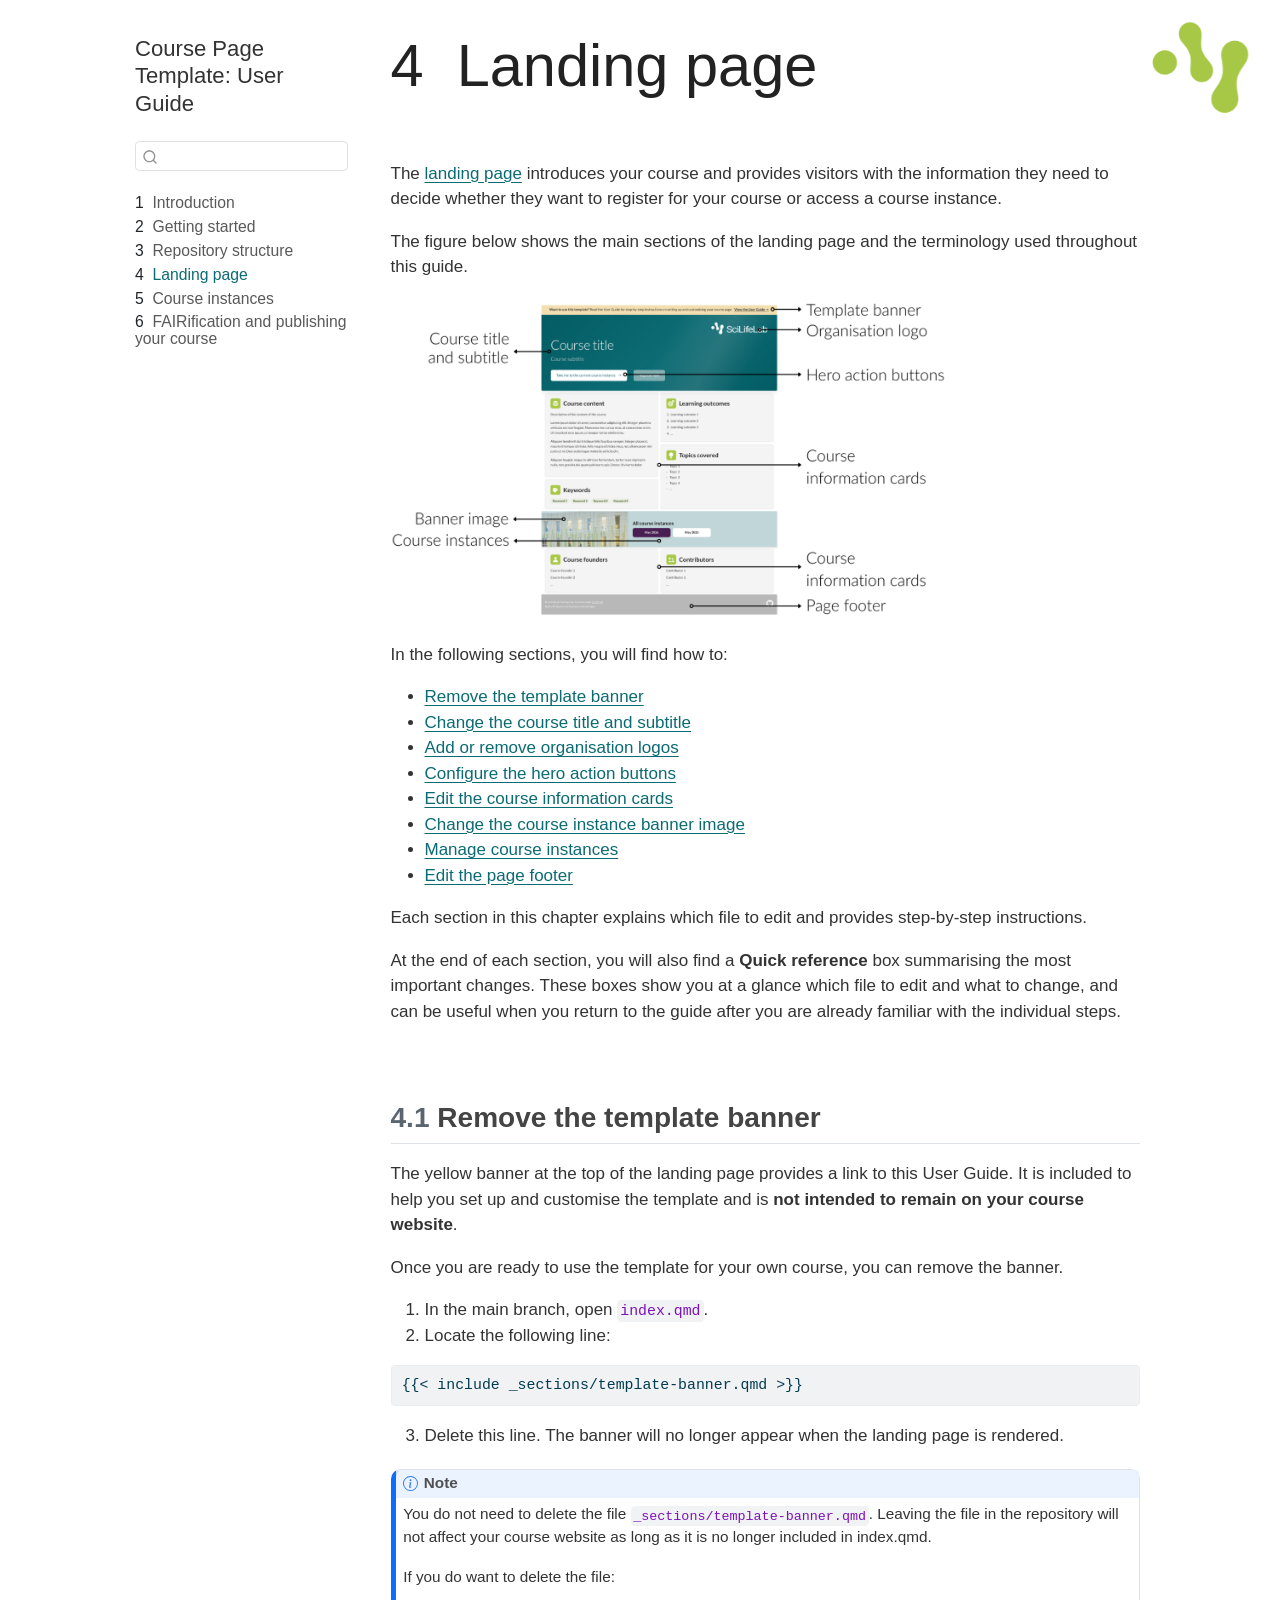
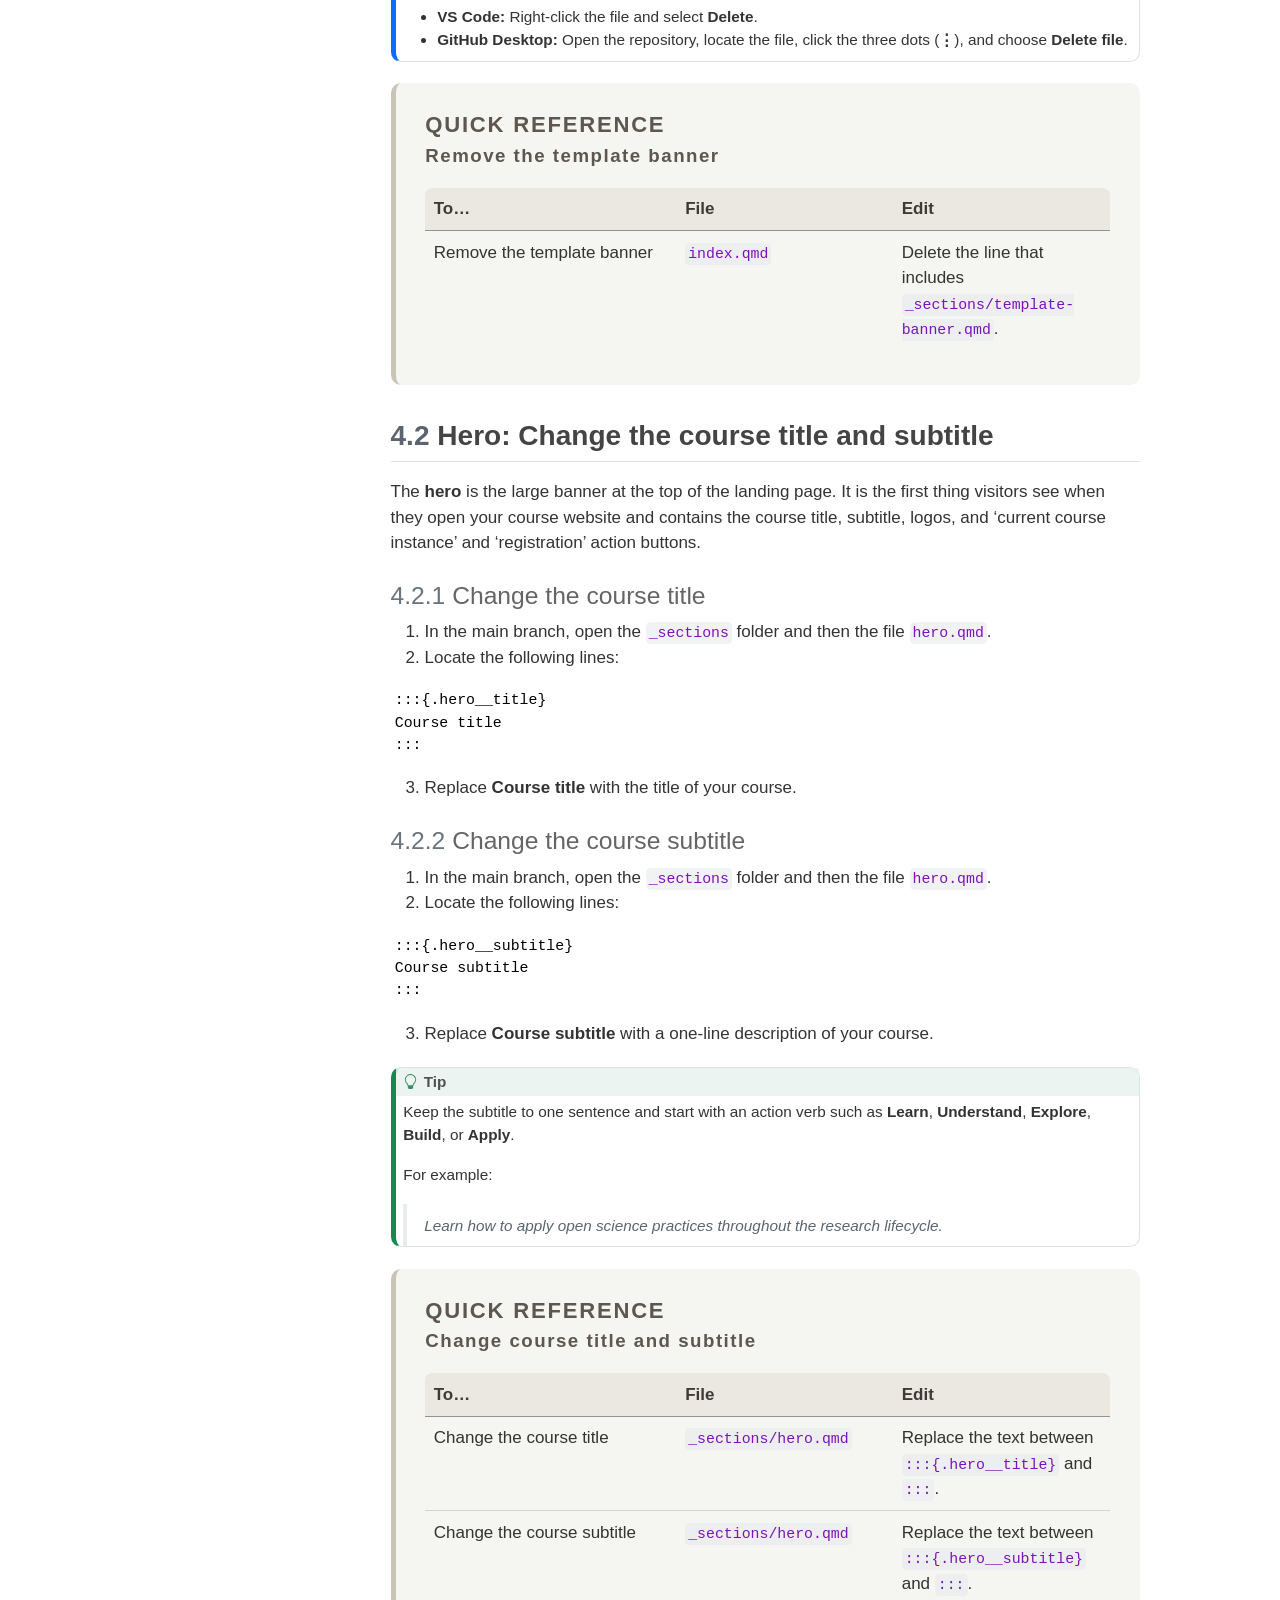
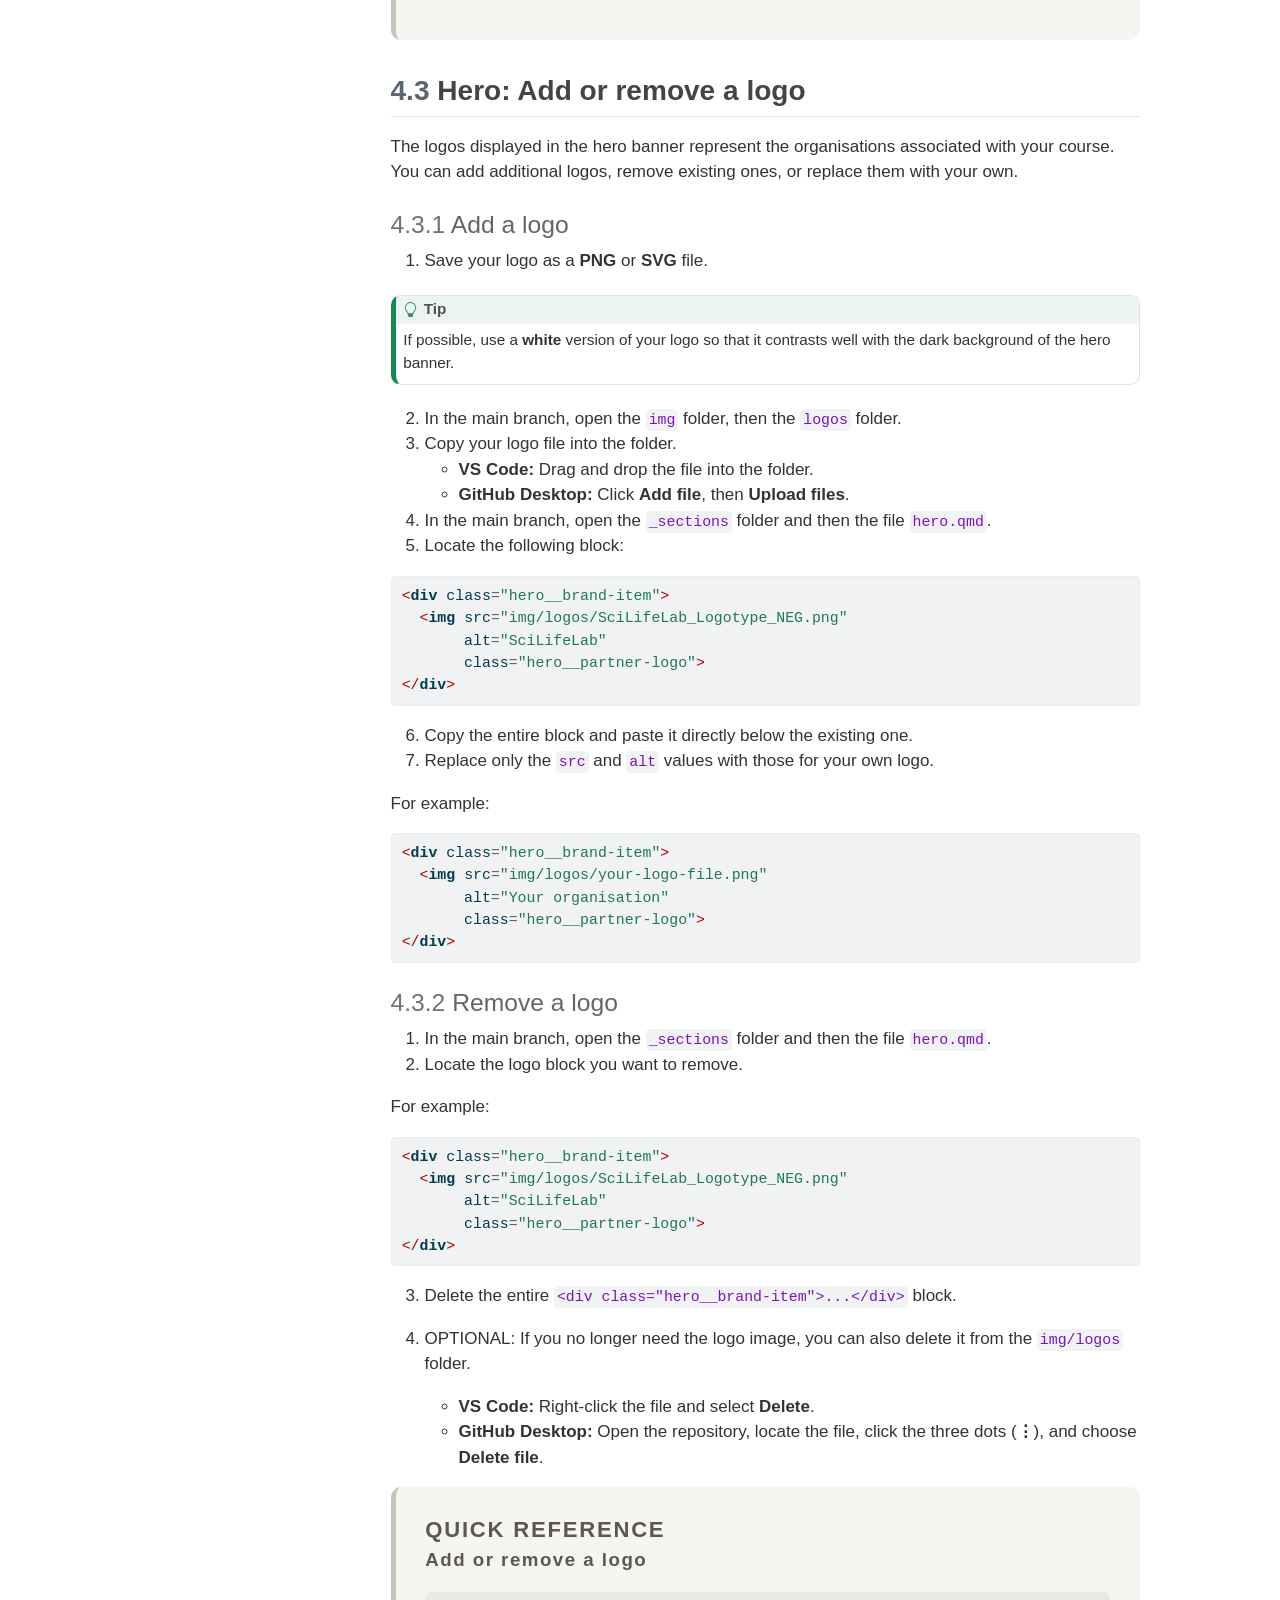
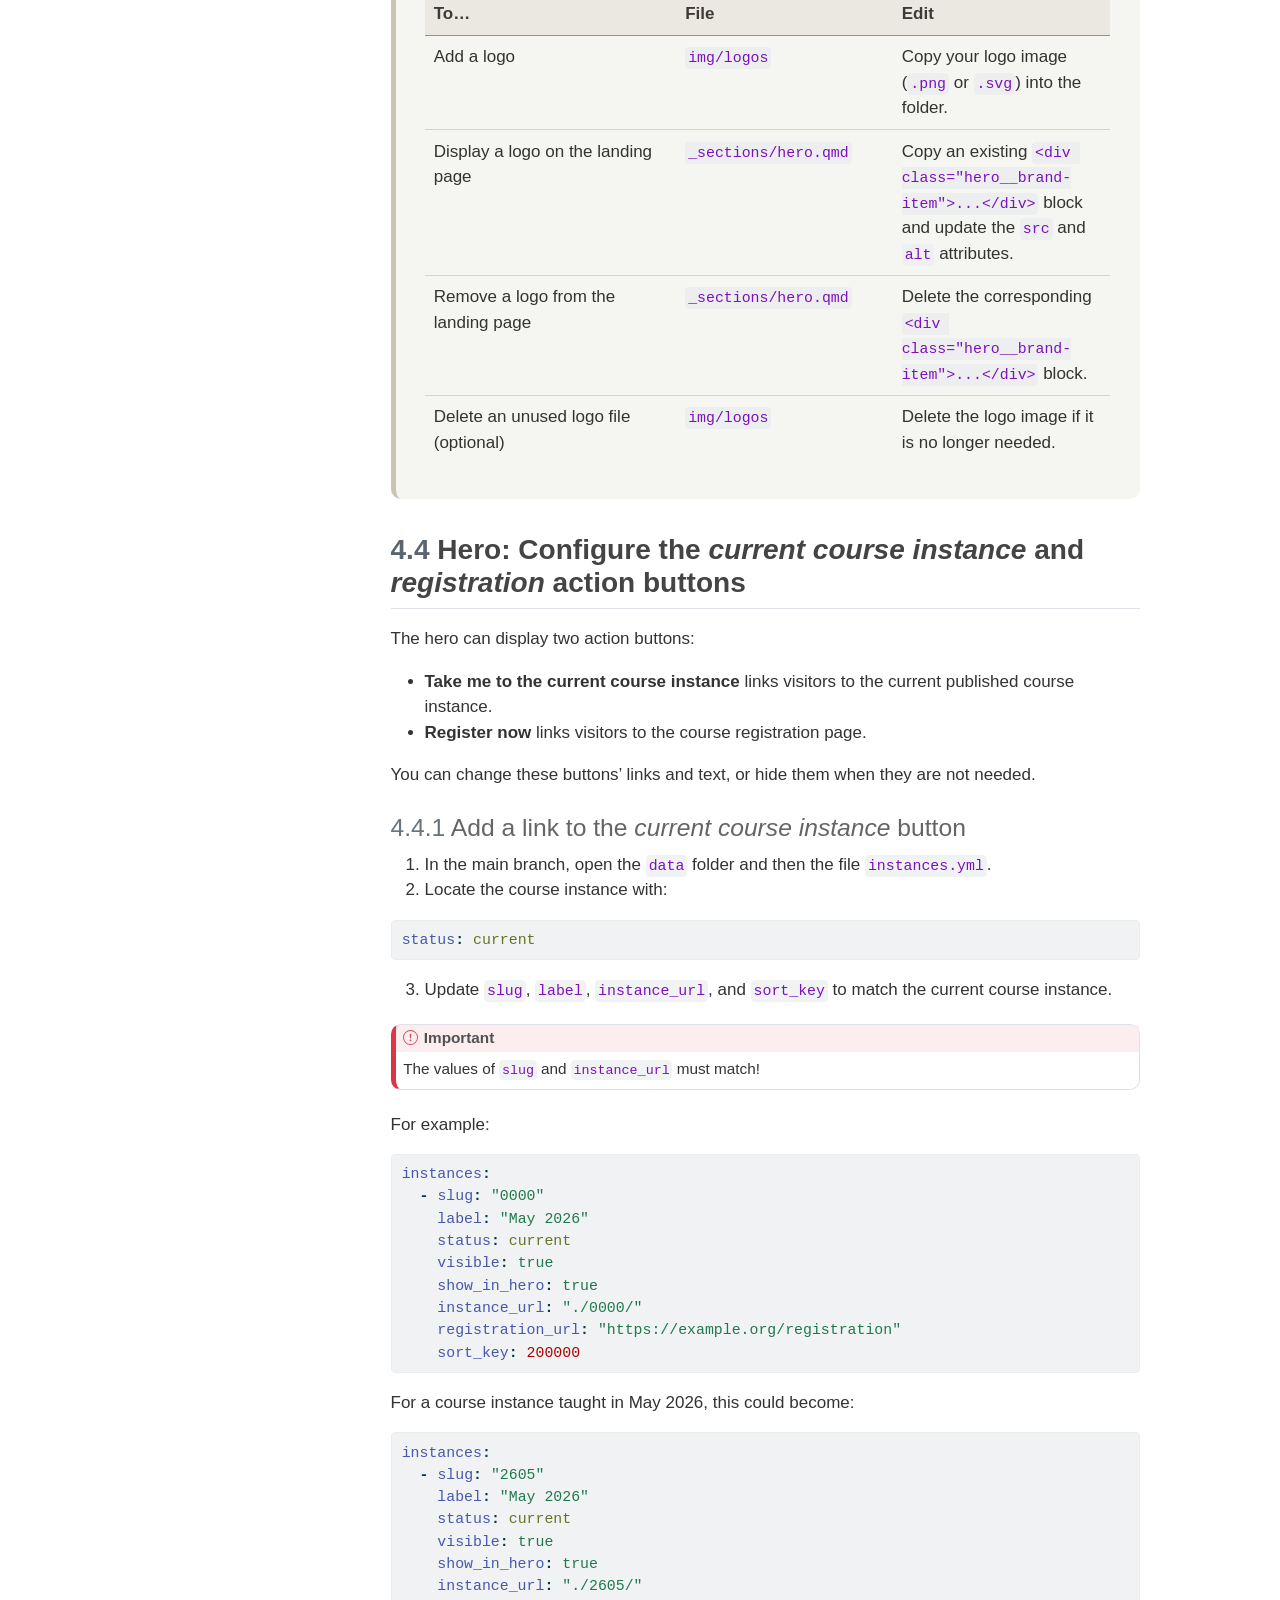
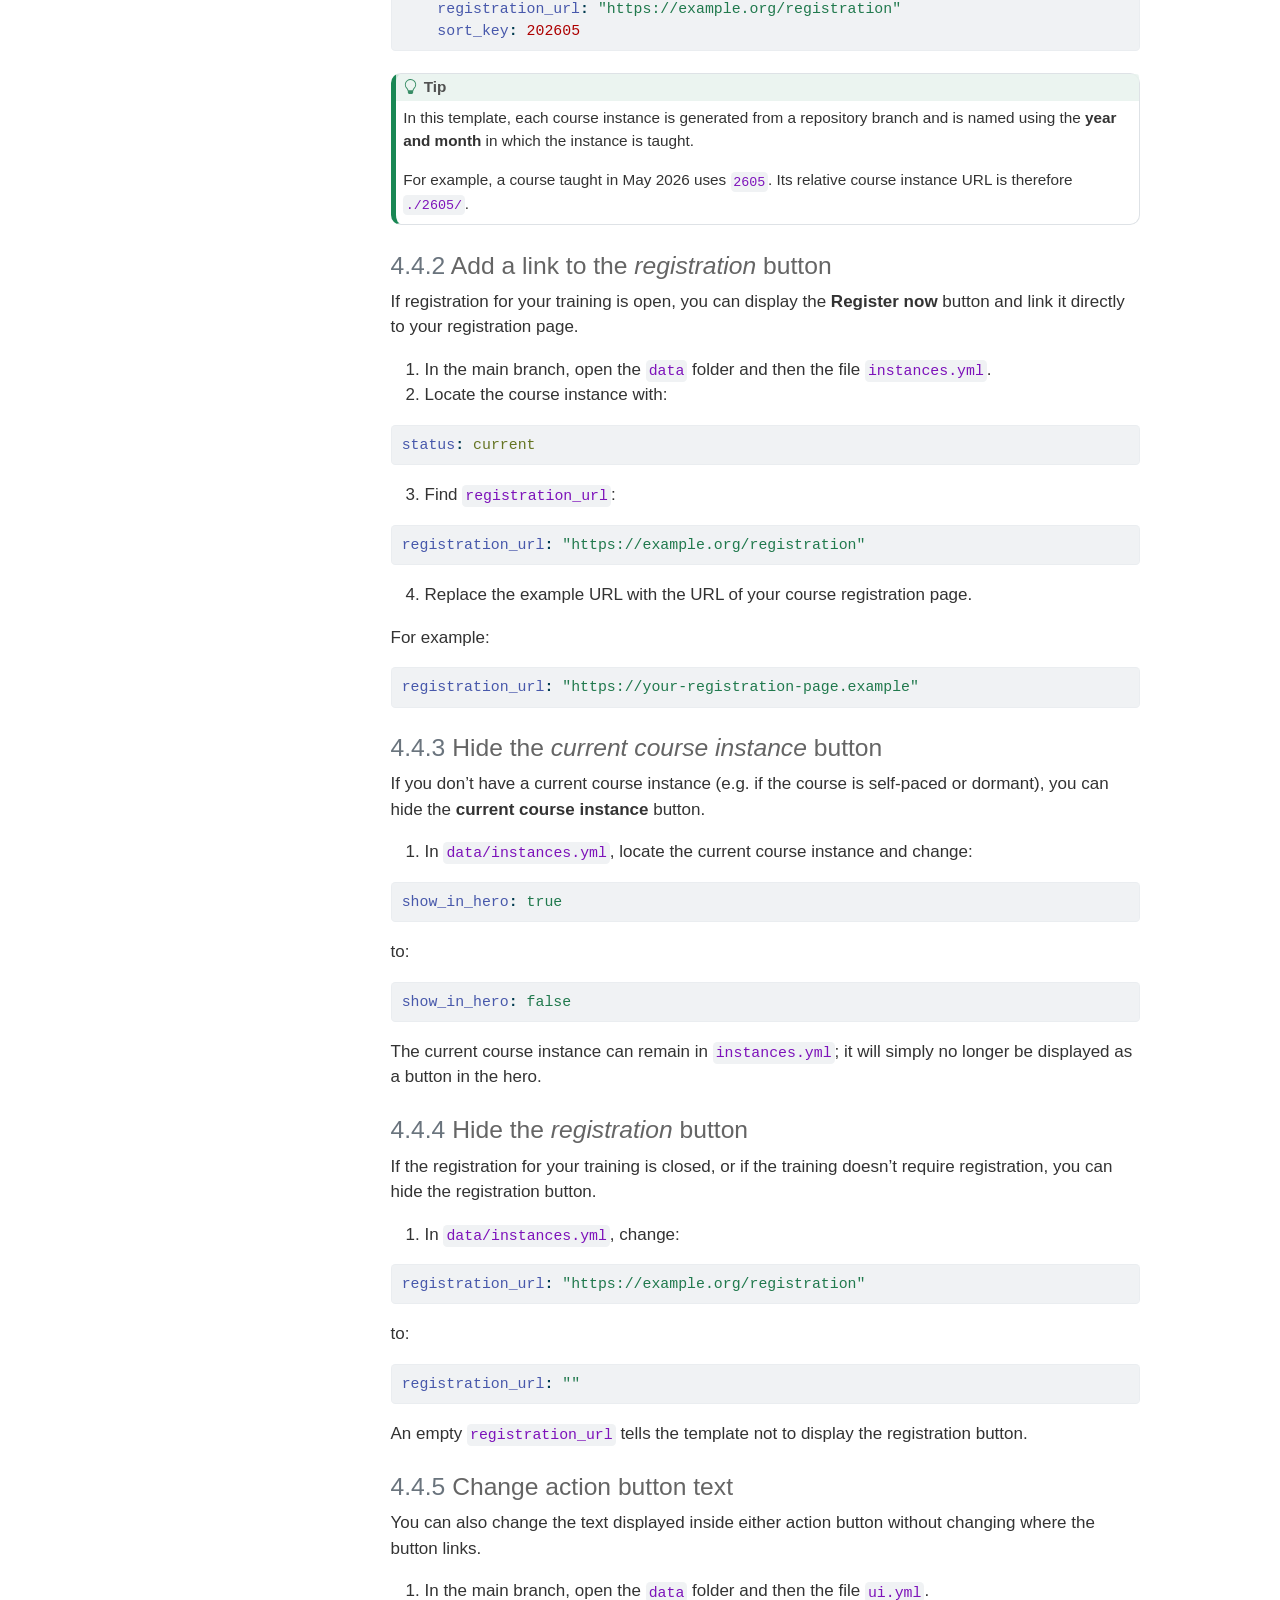
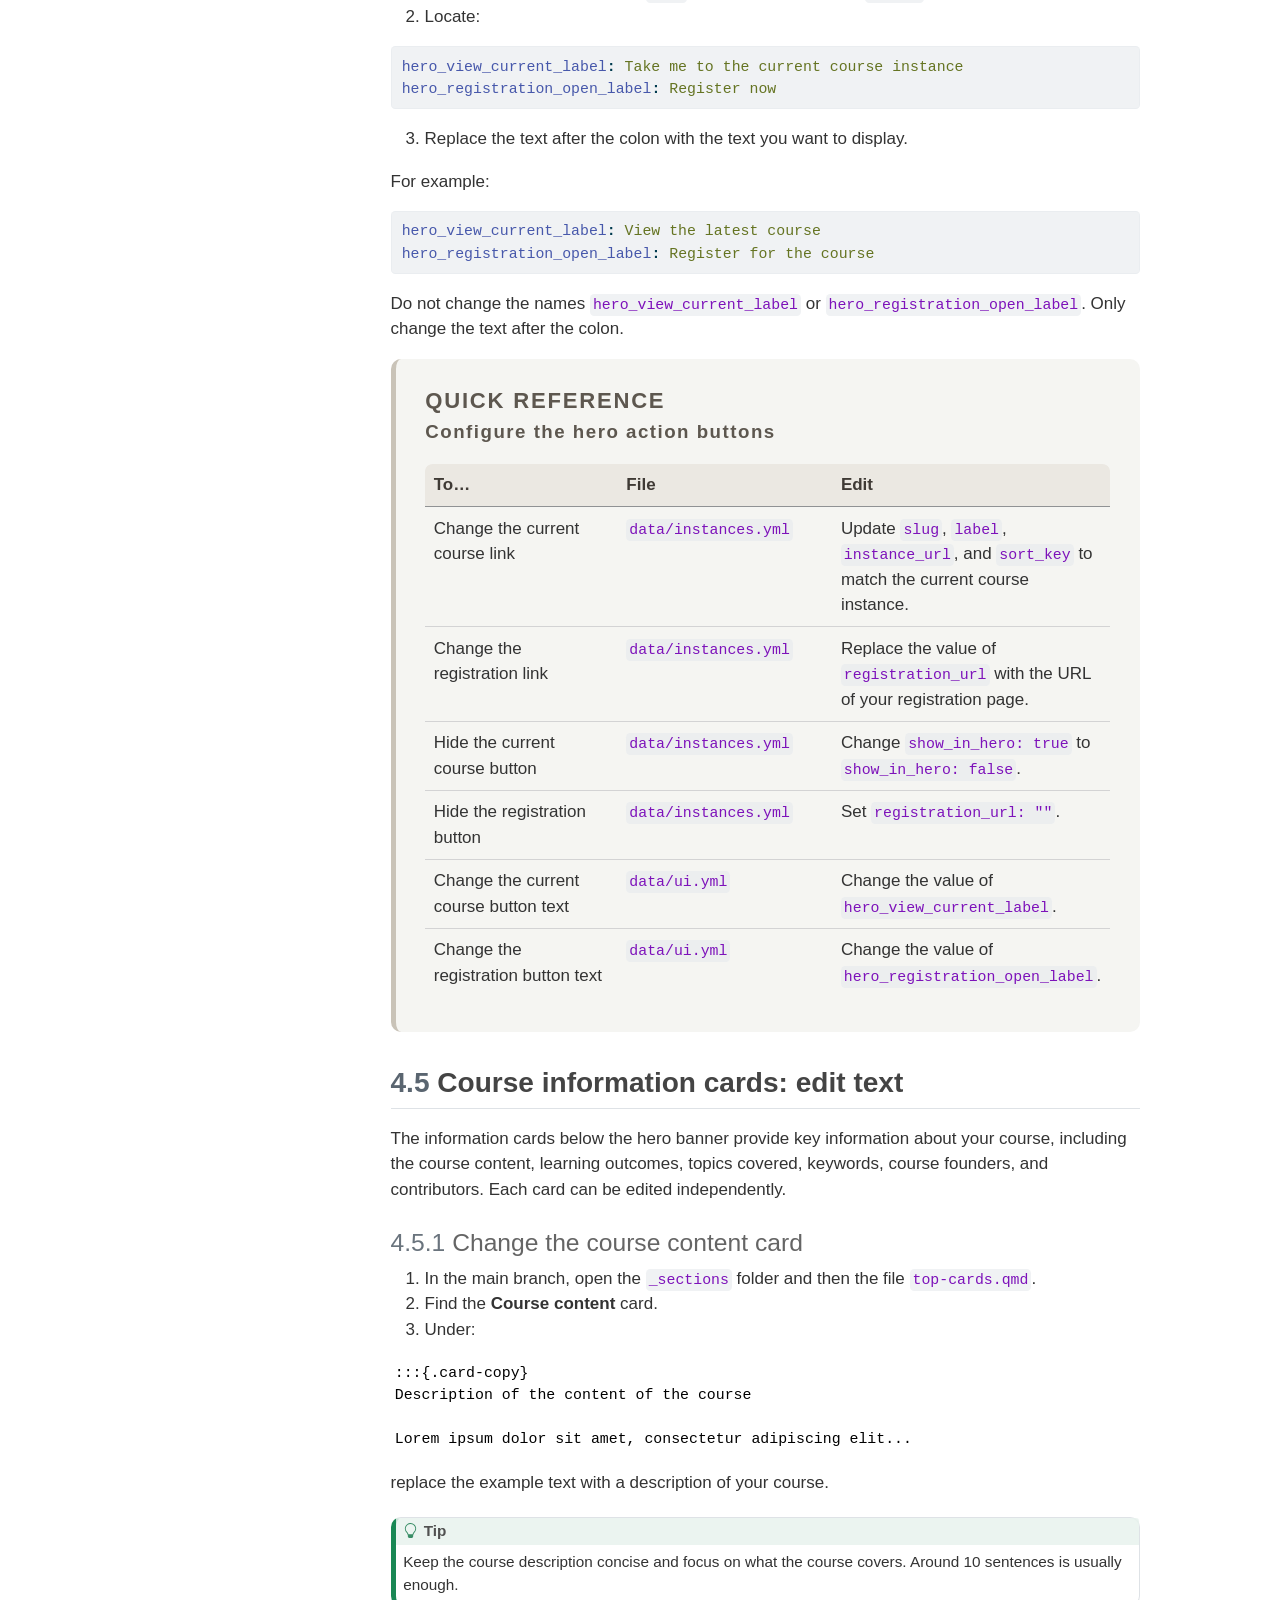
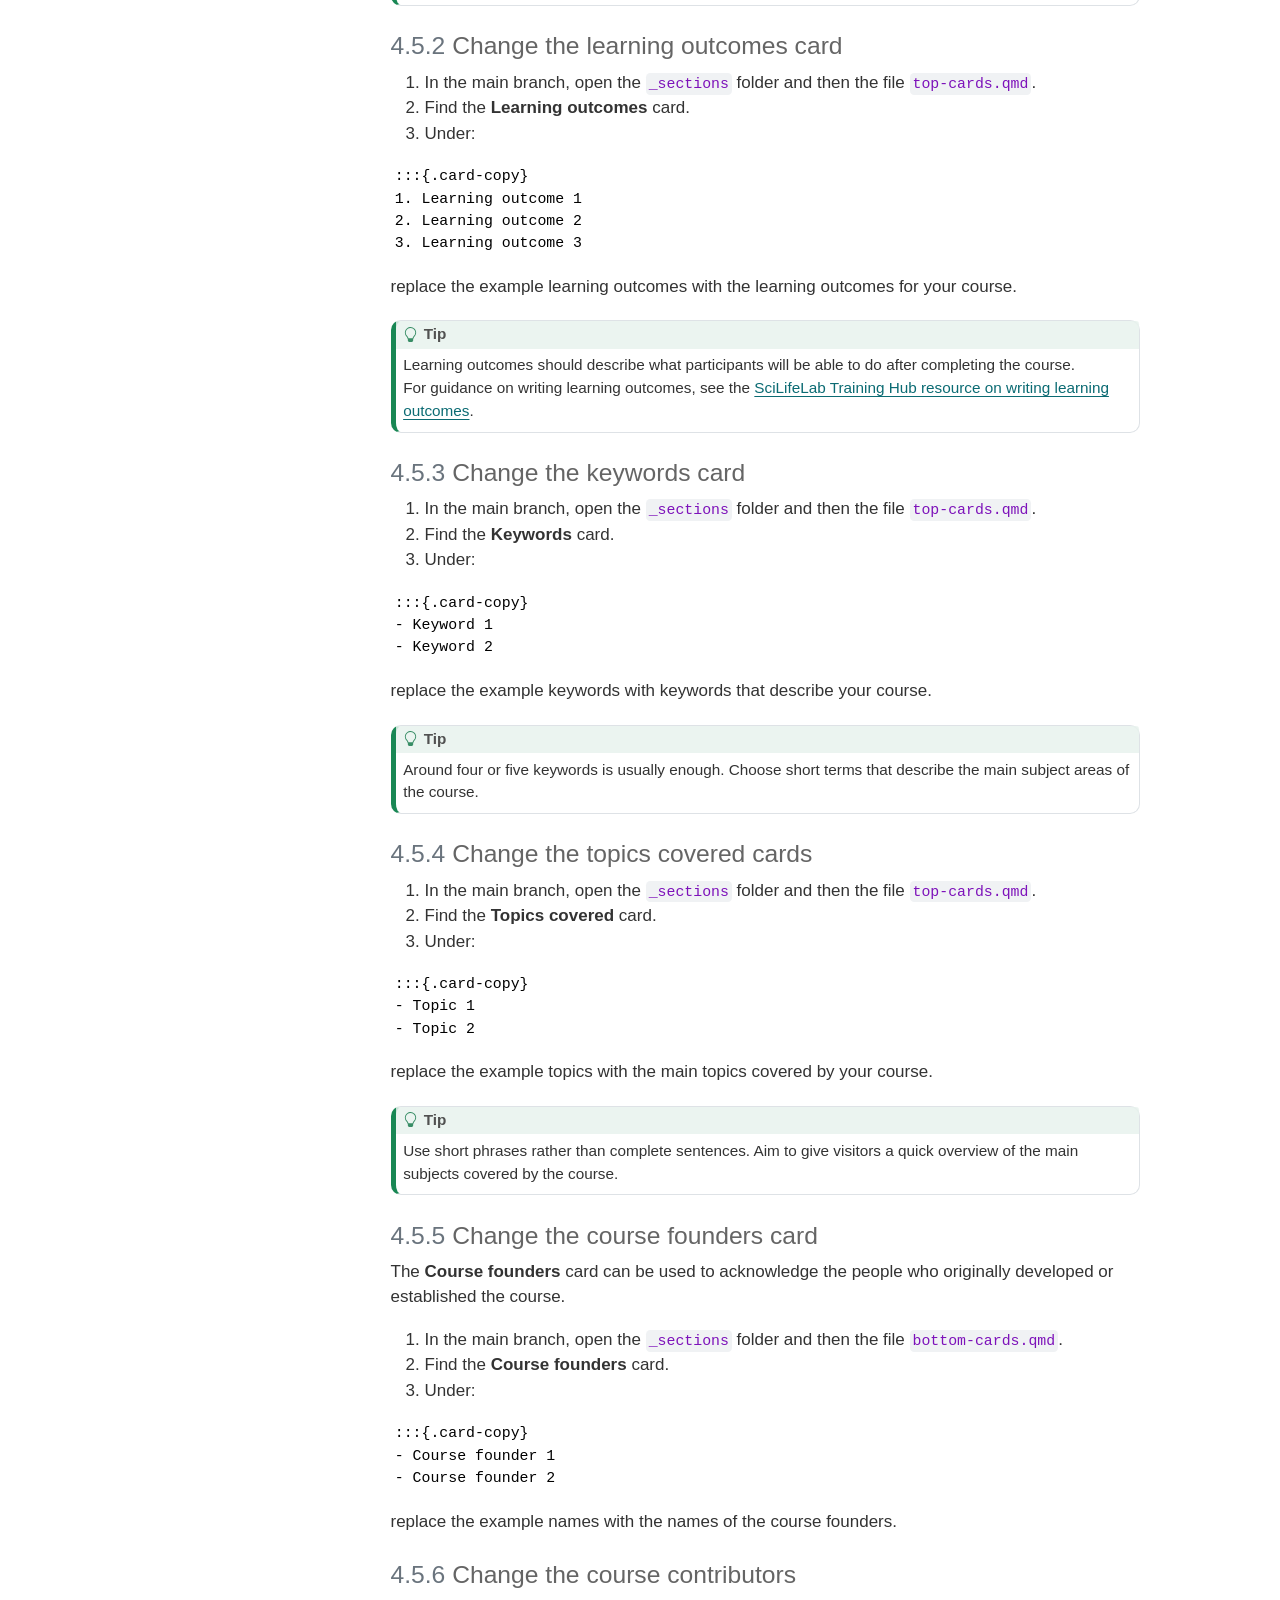
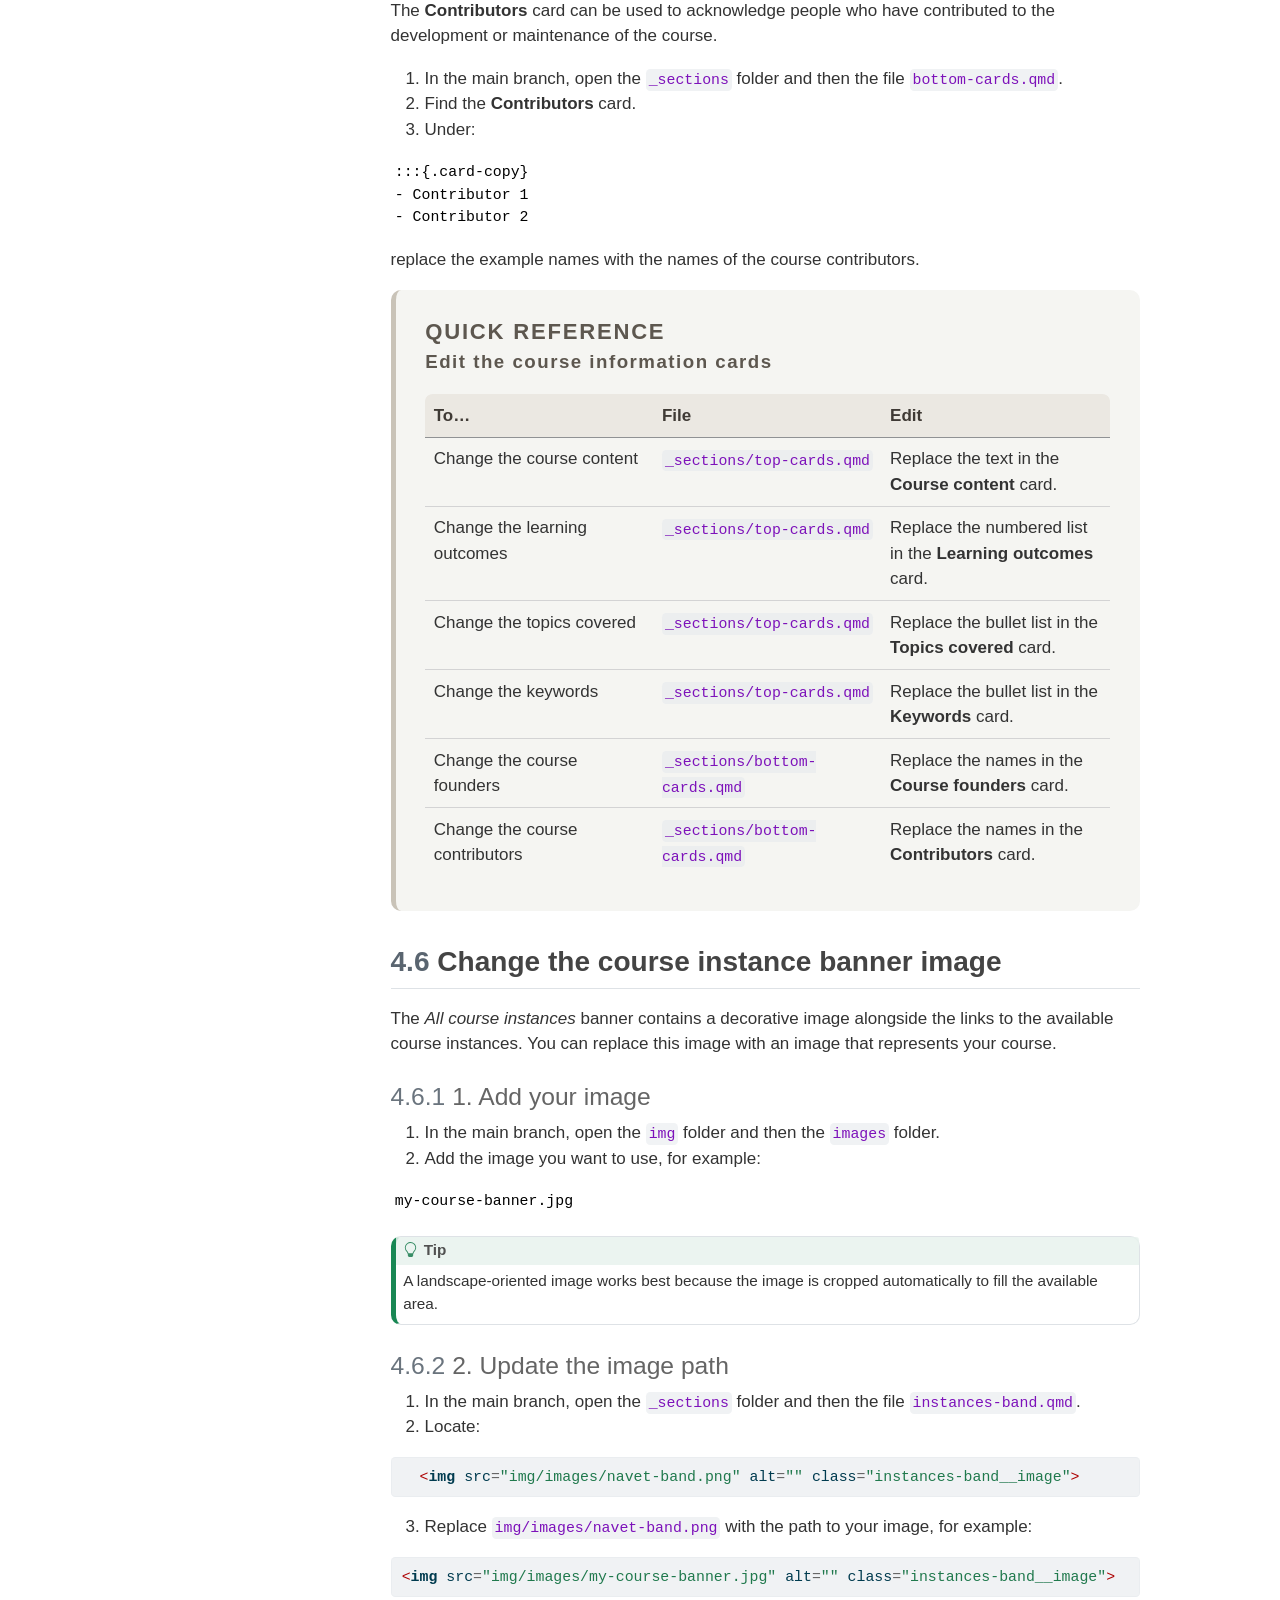
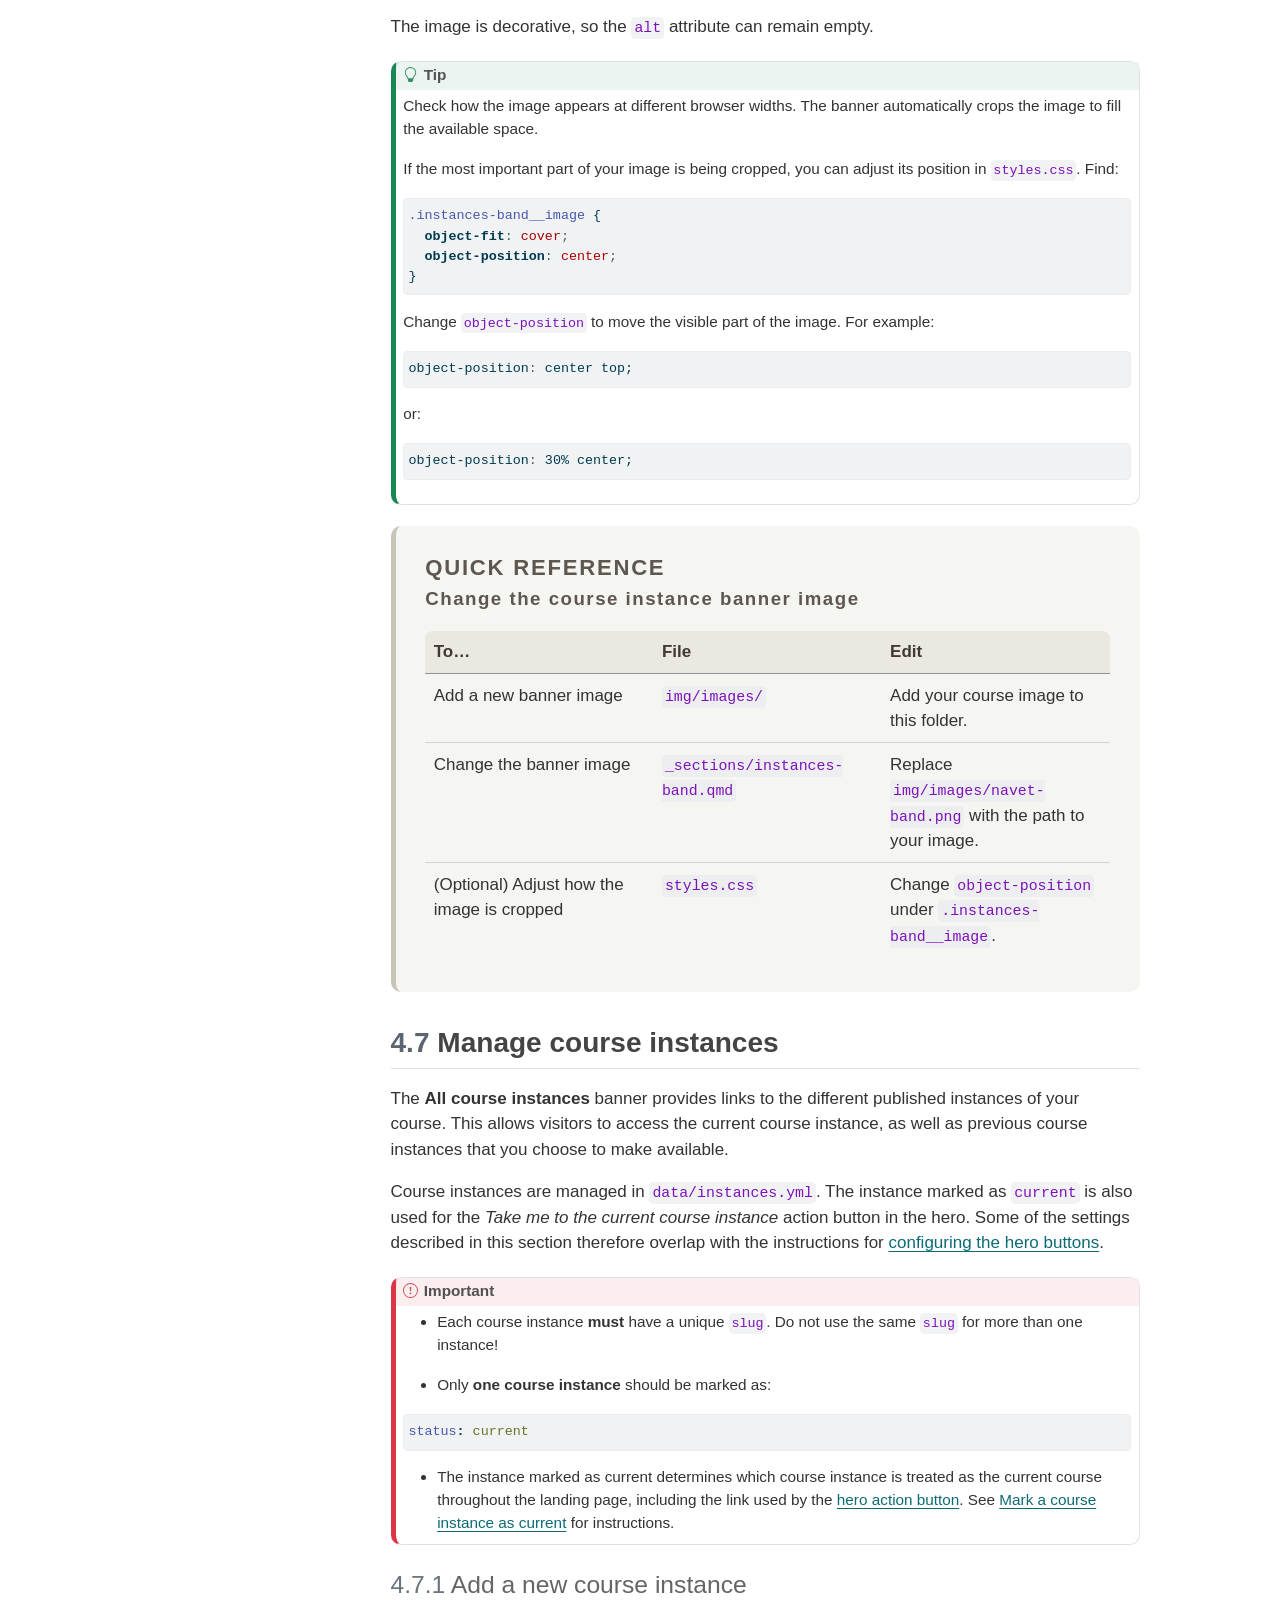
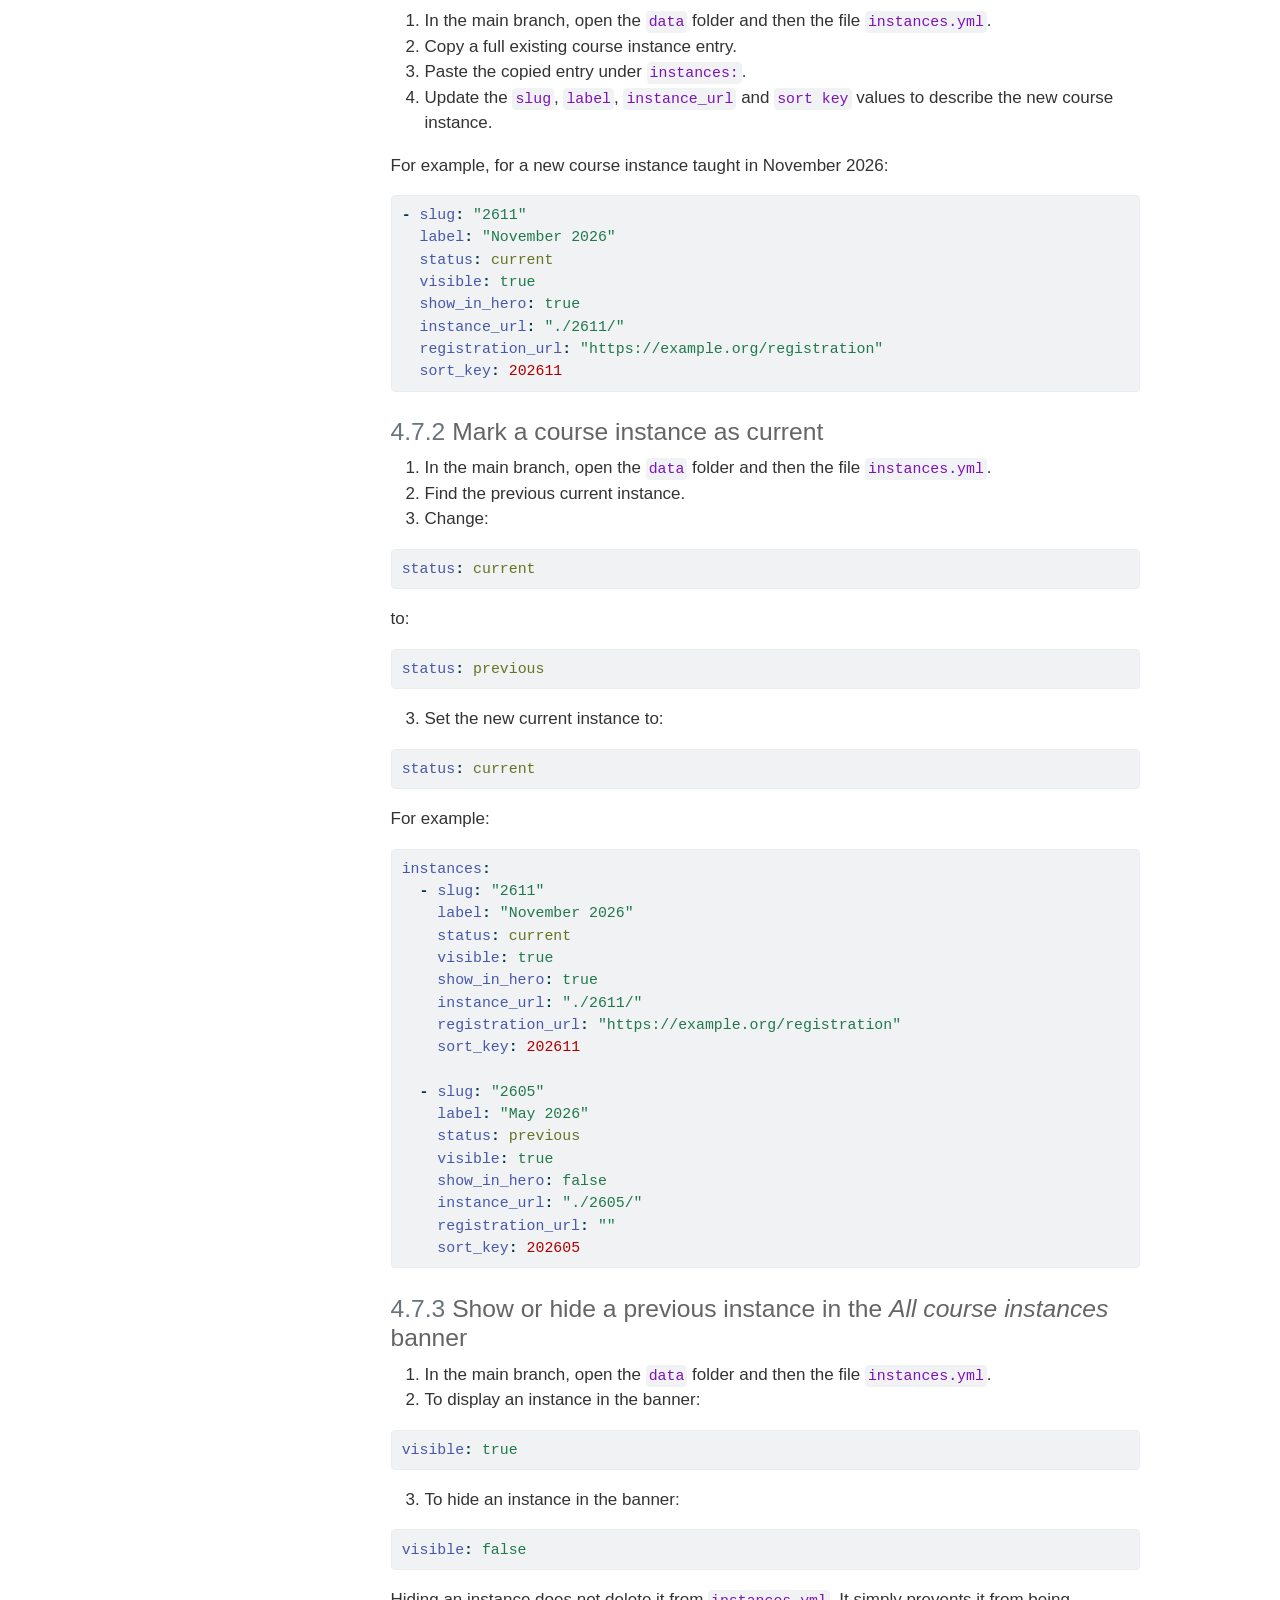
<file: landing-page.html>
<!DOCTYPE html>
<html xmlns="http://www.w3.org/1999/xhtml" lang="en" xml:lang="en"><head>

<meta charset="utf-8">
<meta name="generator" content="quarto-1.10.18">

<meta name="viewport" content="width=device-width, initial-scale=1.0, user-scalable=yes">


<title>4&nbsp; Landing page – Course Page Template: User Guide</title>
<style>
/* Default styles provided by pandoc.
** See https://pandoc.org/MANUAL.html#variables-for-html for config info.
*/
span.smallcaps{font-variant: small-caps;}
div.columns{display: flex; gap: 1.5em;}
div.column{flex: auto;}
@media screen {
div.columns{gap: min(4vw, 1.5em);}
div.column{overflow-x: auto;}
}
div.hanging-indent{margin-left: 1.5em; text-indent: -1.5em;}
ul.task-list{list-style: none;}
ul.task-list li input[type="checkbox"] {
  width: 0.8em;
  margin: 0 0.8em 0.2em -1em; /* quarto-specific, see https://github.com/quarto-dev/quarto-cli/issues/4556 */ 
  vertical-align: middle;
}
/* CSS for syntax highlighting */
html { -webkit-text-size-adjust: 100%; }
pre > code.sourceCode { white-space: pre; position: relative; }
pre > code.sourceCode > span { display: inline-block; line-height: 1.25; }
pre > code.sourceCode > span:empty { height: 1.2em; }
.sourceCode { overflow: visible; }
code.sourceCode > span { color: inherit; text-decoration: inherit; }
div.sourceCode { margin: 1em 0; }
pre.sourceCode { margin: 0; }
@media screen {
div.sourceCode { overflow: auto; }
}
@media print {
pre > code.sourceCode { white-space: pre-wrap; }
pre > code.sourceCode > span { text-indent: -5em; padding-left: 5em; }
}
pre.numberSource code
  { counter-reset: source-line 0; }
pre.numberSource code > span
  { position: relative; left: -4em; counter-increment: source-line; }
pre.numberSource code > span > a:first-child::before
  { content: counter(source-line);
    position: relative; left: -1em; text-align: right; vertical-align: baseline;
    border: none; display: inline-block;
    -webkit-touch-callout: none; -webkit-user-select: none;
    -khtml-user-select: none; -moz-user-select: none;
    -ms-user-select: none; user-select: none;
    padding: 0 4px; width: 4em;
  }
pre.numberSource { margin-left: 3em;  padding-left: 4px; }
div.sourceCode
  {   }
@media screen {
pre > code.sourceCode > span > a:first-child::before { text-decoration: underline; }
}
</style>


<script src="site_libs/quarto-nav/quarto-nav.js"></script>
<script src="site_libs/quarto-nav/headroom.min.js"></script>
<script src="site_libs/clipboard/clipboard.min.js"></script>
<script src="site_libs/quarto-search/autocomplete.umd.js"></script>
<script src="site_libs/quarto-search/fuse.min.js"></script>
<script src="site_libs/quarto-search/quarto-search.js"></script>
<meta name="quarto:offset" content="./">
<link href="./course-instances.html" rel="next">
<link href="./repository-structure.html" rel="prev">
<script src="site_libs/quarto-html/quarto.js" type="module"></script>
<script src="site_libs/quarto-html/tabsets/tabsets.js" type="module"></script>
<script src="site_libs/quarto-html/popper.min.js"></script>
<script src="site_libs/quarto-html/tippy.umd.min.js"></script>
<script src="site_libs/quarto-html/anchor.min.js"></script>
<link href="site_libs/quarto-html/tippy.css" rel="stylesheet">
<link href="site_libs/quarto-html/quarto-syntax-highlighting-64a204ab8560d761af7679ceaba22944.css" rel="stylesheet" id="quarto-text-highlighting-styles">
<script src="site_libs/bootstrap/bootstrap.min.js"></script>
<link href="site_libs/bootstrap/bootstrap-icons.css" rel="stylesheet">
<link href="site_libs/bootstrap/bootstrap-a8d14d036aacfc61ba52a6ee93c515d2.min.css" rel="stylesheet" append-hash="true" id="quarto-bootstrap" data-mode="light">
<script id="quarto-search-options" type="application/json">{
  "location": "sidebar",
  "copy-button": false,
  "collapse-after": 3,
  "panel-placement": "start",
  "type": "textbox",
  "limit": 50,
  "keyboard-shortcut": [
    "f",
    "/",
    "s"
  ],
  "show-item-context": false,
  "language": {
    "search-no-results-text": "No results",
    "search-matching-documents-text": "matching documents",
    "search-copy-link-title": "Copy link to search",
    "search-hide-matches-text": "Hide additional matches",
    "search-more-match-text": "more match in this document",
    "search-more-matches-text": "more matches in this document",
    "search-clear-button-title": "Clear",
    "search-text-placeholder": "",
    "search-detached-cancel-button-title": "Cancel",
    "search-submit-button-title": "Submit",
    "search-label": "Search"
  }
}</script>


<link rel="stylesheet" href="styles.css">
</head>

<body class="nav-sidebar floating fullcontent quarto-light">

<div id="quarto-search-results"></div>
  <header id="quarto-header" class="headroom fixed-top">
  <nav class="quarto-secondary-nav">
    <div class="container-fluid d-flex">
      <button type="button" class="quarto-btn-toggle btn" data-bs-toggle="collapse" role="button" data-bs-target=".quarto-sidebar-collapse-item" aria-controls="quarto-sidebar" aria-expanded="false" aria-label="Toggle sidebar navigation" onclick="if (window.quartoToggleHeadroom) { window.quartoToggleHeadroom(); }">
        <i class="bi bi-layout-text-sidebar-reverse"></i>
      </button>
        <nav class="quarto-page-breadcrumbs" aria-label="breadcrumb"><ol class="breadcrumb"><li class="breadcrumb-item"><a href="./landing-page.html"><span class="chapter-number">4</span>&nbsp; <span class="chapter-title">Landing page</span></a></li></ol></nav>
        <a class="flex-grow-1" role="navigation" data-bs-toggle="collapse" data-bs-target=".quarto-sidebar-collapse-item" aria-controls="quarto-sidebar" aria-expanded="false" aria-label="Toggle sidebar navigation" onclick="if (window.quartoToggleHeadroom) { window.quartoToggleHeadroom(); }">      
        </a>
      <button type="button" class="btn quarto-search-button" aria-label="Search" onclick="window.quartoOpenSearch();">
        <i class="bi bi-search"></i>
      </button>
    </div>
  </nav>
</header>
<!-- content -->
<div id="quarto-content" class="quarto-container page-columns page-rows-contents page-layout-article">
<!-- sidebar -->
  <nav id="quarto-sidebar" class="sidebar collapse collapse-horizontal quarto-sidebar-collapse-item sidebar-navigation floating overflow-auto">
    <div class="pt-lg-2 mt-2 text-left sidebar-header">
    <div class="sidebar-title mb-0 py-0">
      <a href="./">Course Page Template: User Guide</a> 
    </div>
      </div>
        <div class="mt-2 flex-shrink-0 align-items-center">
        <div class="sidebar-search">
        <div id="quarto-search" class="" title="Search"></div>
        </div>
        </div>
    <div class="sidebar-menu-container"> 
    <ul class="list-unstyled mt-1">
        <li class="sidebar-item">
  <div class="sidebar-item-container"> 
  <a href="./index.html" class="sidebar-item-text sidebar-link">
 <span class="menu-text"><span class="chapter-number">1</span>&nbsp; <span class="chapter-title">Introduction</span></span></a>
  </div>
</li>
        <li class="sidebar-item">
  <div class="sidebar-item-container"> 
  <a href="./getting-started.html" class="sidebar-item-text sidebar-link">
 <span class="menu-text"><span class="chapter-number">2</span>&nbsp; <span class="chapter-title">Getting started</span></span></a>
  </div>
</li>
        <li class="sidebar-item">
  <div class="sidebar-item-container"> 
  <a href="./repository-structure.html" class="sidebar-item-text sidebar-link">
 <span class="menu-text"><span class="chapter-number">3</span>&nbsp; <span class="chapter-title">Repository structure</span></span></a>
  </div>
</li>
        <li class="sidebar-item">
  <div class="sidebar-item-container"> 
  <a href="./landing-page.html" class="sidebar-item-text sidebar-link active">
 <span class="menu-text"><span class="chapter-number">4</span>&nbsp; <span class="chapter-title">Landing page</span></span></a>
  </div>
</li>
        <li class="sidebar-item">
  <div class="sidebar-item-container"> 
  <a href="./course-instances.html" class="sidebar-item-text sidebar-link">
 <span class="menu-text"><span class="chapter-number">5</span>&nbsp; <span class="chapter-title">Course instances</span></span></a>
  </div>
</li>
        <li class="sidebar-item">
  <div class="sidebar-item-container"> 
  <a href="./fairification.html" class="sidebar-item-text sidebar-link">
 <span class="menu-text"><span class="chapter-number">6</span>&nbsp; <span class="chapter-title">FAIRification and publishing your course</span></span></a>
  </div>
</li>
    </ul>
    </div>
</nav>
<div id="quarto-sidebar-glass" class="quarto-sidebar-collapse-item" data-bs-toggle="collapse" data-bs-target=".quarto-sidebar-collapse-item"></div>
<!-- margin-sidebar -->
    
<!-- main -->
<main class="content" id="quarto-document-content">

<header id="title-block-header" class="quarto-title-block default">
<div class="quarto-title">
<h1 class="title"><span class="chapter-number">4</span>&nbsp; <span class="chapter-title">Landing page</span></h1>
</div>



<div class="quarto-title-meta">

    
  
    
  </div>
  


</header>


<p><img src="./images/SciLifeLab_symbol_green-2048x1950.png" class="guide-logo"></p>
<p><br></p>
<p>The <a href="https://scilifelab-training.github.io/scilifelab-training-template-staging/">landing page</a> introduces your course and provides visitors with the information they need to decide whether they want to register for your course or access a course instance.</p>
<p>The figure below shows the main sections of the landing page and the terminology used throughout this guide.</p>
<p><img src="images/template-landing-page.png" class="img-fluid" style="width:75.0%" alt="Annotated example of the course landing page showing the template banner, course title and subtitle, organisation logo, hero action buttons, course information cards, course instance banner image, course instances, and page footer."></p>
<p>In the following sections, you will find how to:</p>
<ul>
<li><a href="#remove-the-template-banner">Remove the template banner</a></li>
<li><a href="#hero-change-the-course-title-and-subtitle">Change the course title and subtitle</a></li>
<li><a href="#hero-add-or-remove-a-logo">Add or remove organisation logos</a></li>
<li><a href="#hero-configure-the-current-course-instance-and-registration-action-buttons">Configure the hero action buttons</a></li>
<li><a href="#course-information-cards-edit-text">Edit the course information cards</a></li>
<li><a href="#change-the-course-instance-banner-image">Change the course instance banner image</a></li>
<li><a href="#manage-course-instances">Manage course instances</a></li>
<li><a href="#edit-the-footer">Edit the page footer</a></li>
</ul>
<p>Each section in this chapter explains which file to edit and provides step-by-step instructions.</p>
<p>At the end of each section, you will also find a <strong>Quick reference</strong> box summarising the most important changes. These boxes show you at a glance which file to edit and what to change, and can be useful when you return to the guide after you are already familiar with the individual steps.</p>
<p><br></p>
<section id="remove-the-template-banner" class="level2" data-number="4.1">
<h2 data-number="4.1" class="anchored" data-anchor-id="remove-the-template-banner"><span class="header-section-number">4.1</span> Remove the template banner</h2>
<p>The yellow banner at the top of the landing page provides a link to this User Guide. It is included to help you set up and customise the template and is <strong>not intended to remain on your course website</strong>.</p>
<p>Once you are ready to use the template for your own course, you can remove the banner.</p>
<ol type="1">
<li>In the main branch, open <code>index.qmd</code>.</li>
<li>Locate the following line:</li>
</ol>
<div class="code-copy-outer-scaffold"><div class="sourceCode" id="cb1"><pre class="sourceCode markdown code-with-copy"><code class="sourceCode markdown"><span id="cb1-1"><a href="#cb1-1" aria-hidden="true" tabindex="-1"></a>{{&lt; include _sections/template-banner.qmd &gt;}}</span></code></pre></div><button title="Copy to Clipboard" class="code-copy-button"><i class="bi"></i></button></div>
<ol start="3" type="1">
<li>Delete this line. The banner will no longer appear when the landing page is rendered.</li>
</ol>
<div class="callout callout-style-default callout-note callout-titled">
<div class="callout-header d-flex align-content-center">
<div class="callout-icon-container">
<i class="callout-icon"></i>
</div>
<div class="callout-title-container flex-fill">
Note
</div>
</div>
<div class="callout-body-container callout-body">
<p>You do not need to delete the file <code>_sections/template-banner.qmd</code>. Leaving the file in the repository will not affect your course website as long as it is no longer included in index.qmd.</p>
<p>If you do want to delete the file:</p>
<ul>
<li><strong>VS Code:</strong> Right-click the file and select <strong>Delete</strong>.</li>
<li><strong>GitHub Desktop:</strong> Open the repository, locate the file, click the three dots (<strong>⋮</strong>), and choose <strong>Delete file</strong>.</li>
</ul>
</div>
</div>
<div class="quick-reference">
<p><span class="quick-reference-title"> Quick reference </span><br>
<span class="quick-reference-subtitle"> Remove the template banner </span></p>
<table class="caption-top table">
<colgroup>
<col style="width: 36%">
<col style="width: 31%">
<col style="width: 31%">
</colgroup>
<thead>
<tr class="header">
<th>To…</th>
<th>File</th>
<th>Edit</th>
</tr>
</thead>
<tbody>
<tr class="odd">
<td>Remove the template banner</td>
<td><code>index.qmd</code></td>
<td>Delete the line that includes <code>_sections/template-banner.qmd</code>.</td>
</tr>
</tbody>
</table>
</div>
</section>
<section id="hero-change-the-course-title-and-subtitle" class="level2" data-number="4.2">
<h2 data-number="4.2" class="anchored" data-anchor-id="hero-change-the-course-title-and-subtitle"><span class="header-section-number">4.2</span> Hero: Change the course title and subtitle</h2>
<p>The <strong>hero</strong> is the large banner at the top of the landing page. It is the first thing visitors see when they open your course website and contains the course title, subtitle, logos, and ‘current course instance’ and ‘registration’ action buttons.</p>
<section id="change-the-course-title" class="level3" data-number="4.2.1">
<h3 data-number="4.2.1" class="anchored" data-anchor-id="change-the-course-title"><span class="header-section-number">4.2.1</span> Change the course title</h3>
<ol type="1">
<li>In the main branch, open the <code>_sections</code> folder and then the file <code>hero.qmd</code>.</li>
<li>Locate the following lines:</li>
</ol>
<pre class="text"><code>:::{.hero__title}
Course title
:::</code></pre>
<ol start="3" type="1">
<li>Replace <strong>Course title</strong> with the title of your course.</li>
</ol>
</section>
<section id="change-the-course-subtitle" class="level3" data-number="4.2.2">
<h3 data-number="4.2.2" class="anchored" data-anchor-id="change-the-course-subtitle"><span class="header-section-number">4.2.2</span> Change the course subtitle</h3>
<ol type="1">
<li>In the main branch, open the <code>_sections</code> folder and then the file <code>hero.qmd</code>.</li>
<li>Locate the following lines:</li>
</ol>
<pre class="text"><code>:::{.hero__subtitle}
Course subtitle
:::</code></pre>
<ol start="3" type="1">
<li>Replace <strong>Course subtitle</strong> with a one-line description of your course.</li>
</ol>
<div class="callout callout-style-default callout-tip callout-titled">
<div class="callout-header d-flex align-content-center">
<div class="callout-icon-container">
<i class="callout-icon"></i>
</div>
<div class="callout-title-container flex-fill">
Tip
</div>
</div>
<div class="callout-body-container callout-body">
<p>Keep the subtitle to one sentence and start with an action verb such as <strong>Learn</strong>, <strong>Understand</strong>, <strong>Explore</strong>, <strong>Build</strong>, or <strong>Apply</strong>.</p>
<p>For example:</p>
<blockquote class="blockquote">
<p><em>Learn how to apply open science practices throughout the research lifecycle.</em></p>
</blockquote>
</div>
</div>
<div class="quick-reference">
<p><span class="quick-reference-title"> Quick reference </span><br>
<span class="quick-reference-subtitle"> Change course title and subtitle </span></p>
<table class="caption-top table">
<colgroup>
<col style="width: 36%">
<col style="width: 31%">
<col style="width: 31%">
</colgroup>
<thead>
<tr class="header">
<th>To…</th>
<th>File</th>
<th>Edit</th>
</tr>
</thead>
<tbody>
<tr class="odd">
<td>Change the course title</td>
<td><code>_sections/hero.qmd</code></td>
<td>Replace the text between <code>:::{.hero__title}</code> and <code>:::</code>.</td>
</tr>
<tr class="even">
<td>Change the course subtitle</td>
<td><code>_sections/hero.qmd</code></td>
<td>Replace the text between <code>:::{.hero__subtitle}</code> and <code>:::</code>.</td>
</tr>
</tbody>
</table>
</div>
</section>
</section>
<section id="hero-add-or-remove-a-logo" class="level2" data-number="4.3">
<h2 data-number="4.3" class="anchored" data-anchor-id="hero-add-or-remove-a-logo"><span class="header-section-number">4.3</span> Hero: Add or remove a logo</h2>
<p>The logos displayed in the hero banner represent the organisations associated with your course. You can add additional logos, remove existing ones, or replace them with your own.</p>
<section id="add-a-logo" class="level3" data-number="4.3.1">
<h3 data-number="4.3.1" class="anchored" data-anchor-id="add-a-logo"><span class="header-section-number">4.3.1</span> Add a logo</h3>
<ol type="1">
<li>Save your logo as a <strong>PNG</strong> or <strong>SVG</strong> file.</li>
</ol>
<div class="callout callout-style-default callout-tip callout-titled">
<div class="callout-header d-flex align-content-center">
<div class="callout-icon-container">
<i class="callout-icon"></i>
</div>
<div class="callout-title-container flex-fill">
Tip
</div>
</div>
<div class="callout-body-container callout-body">
<p>If possible, use a <strong>white</strong> version of your logo so that it contrasts well with the dark background of the hero banner.</p>
</div>
</div>
<ol start="2" type="1">
<li>In the main branch, open the <code>img</code> folder, then the <code>logos</code> folder.</li>
<li>Copy your logo file into the folder.
<ul>
<li><strong>VS Code:</strong> Drag and drop the file into the folder.</li>
<li><strong>GitHub Desktop:</strong> Click <strong>Add file</strong>, then <strong>Upload files</strong>.</li>
</ul></li>
<li>In the main branch, open the <code>_sections</code> folder and then the file <code>hero.qmd</code>.</li>
<li>Locate the following block:</li>
</ol>
<div class="code-copy-outer-scaffold"><div class="sourceCode" id="cb4"><pre class="sourceCode html code-with-copy"><code class="sourceCode html"><span id="cb4-1"><a href="#cb4-1" aria-hidden="true" tabindex="-1"></a><span class="dt">&lt;</span><span class="kw">div</span><span class="ot"> class</span><span class="op">=</span><span class="st">"hero__brand-item"</span><span class="dt">&gt;</span></span>
<span id="cb4-2"><a href="#cb4-2" aria-hidden="true" tabindex="-1"></a>  <span class="dt">&lt;</span><span class="kw">img</span><span class="ot"> src</span><span class="op">=</span><span class="st">"img/logos/SciLifeLab_Logotype_NEG.png"</span></span>
<span id="cb4-3"><a href="#cb4-3" aria-hidden="true" tabindex="-1"></a><span class="ot">       alt</span><span class="op">=</span><span class="st">"SciLifeLab"</span></span>
<span id="cb4-4"><a href="#cb4-4" aria-hidden="true" tabindex="-1"></a><span class="ot">       class</span><span class="op">=</span><span class="st">"hero__partner-logo"</span><span class="dt">&gt;</span></span>
<span id="cb4-5"><a href="#cb4-5" aria-hidden="true" tabindex="-1"></a><span class="dt">&lt;/</span><span class="kw">div</span><span class="dt">&gt;</span></span></code></pre></div><button title="Copy to Clipboard" class="code-copy-button"><i class="bi"></i></button></div>
<ol start="6" type="1">
<li>Copy the entire block and paste it directly below the existing one.</li>
<li>Replace only the <code>src</code> and <code>alt</code> values with those for your own logo.</li>
</ol>
<p>For example:</p>
<div class="code-copy-outer-scaffold"><div class="sourceCode" id="cb5"><pre class="sourceCode html code-with-copy"><code class="sourceCode html"><span id="cb5-1"><a href="#cb5-1" aria-hidden="true" tabindex="-1"></a><span class="dt">&lt;</span><span class="kw">div</span><span class="ot"> class</span><span class="op">=</span><span class="st">"hero__brand-item"</span><span class="dt">&gt;</span></span>
<span id="cb5-2"><a href="#cb5-2" aria-hidden="true" tabindex="-1"></a>  <span class="dt">&lt;</span><span class="kw">img</span><span class="ot"> src</span><span class="op">=</span><span class="st">"img/logos/your-logo-file.png"</span></span>
<span id="cb5-3"><a href="#cb5-3" aria-hidden="true" tabindex="-1"></a><span class="ot">       alt</span><span class="op">=</span><span class="st">"Your organisation"</span></span>
<span id="cb5-4"><a href="#cb5-4" aria-hidden="true" tabindex="-1"></a><span class="ot">       class</span><span class="op">=</span><span class="st">"hero__partner-logo"</span><span class="dt">&gt;</span></span>
<span id="cb5-5"><a href="#cb5-5" aria-hidden="true" tabindex="-1"></a><span class="dt">&lt;/</span><span class="kw">div</span><span class="dt">&gt;</span></span></code></pre></div><button title="Copy to Clipboard" class="code-copy-button"><i class="bi"></i></button></div>
</section>
<section id="remove-a-logo" class="level3" data-number="4.3.2">
<h3 data-number="4.3.2" class="anchored" data-anchor-id="remove-a-logo"><span class="header-section-number">4.3.2</span> Remove a logo</h3>
<ol type="1">
<li>In the main branch, open the <code>_sections</code> folder and then the file <code>hero.qmd</code>.</li>
<li>Locate the logo block you want to remove.</li>
</ol>
<p>For example:</p>
<div class="code-copy-outer-scaffold"><div class="sourceCode" id="cb6"><pre class="sourceCode html code-with-copy"><code class="sourceCode html"><span id="cb6-1"><a href="#cb6-1" aria-hidden="true" tabindex="-1"></a><span class="dt">&lt;</span><span class="kw">div</span><span class="ot"> class</span><span class="op">=</span><span class="st">"hero__brand-item"</span><span class="dt">&gt;</span></span>
<span id="cb6-2"><a href="#cb6-2" aria-hidden="true" tabindex="-1"></a>  <span class="dt">&lt;</span><span class="kw">img</span><span class="ot"> src</span><span class="op">=</span><span class="st">"img/logos/SciLifeLab_Logotype_NEG.png"</span></span>
<span id="cb6-3"><a href="#cb6-3" aria-hidden="true" tabindex="-1"></a><span class="ot">       alt</span><span class="op">=</span><span class="st">"SciLifeLab"</span></span>
<span id="cb6-4"><a href="#cb6-4" aria-hidden="true" tabindex="-1"></a><span class="ot">       class</span><span class="op">=</span><span class="st">"hero__partner-logo"</span><span class="dt">&gt;</span></span>
<span id="cb6-5"><a href="#cb6-5" aria-hidden="true" tabindex="-1"></a><span class="dt">&lt;/</span><span class="kw">div</span><span class="dt">&gt;</span></span></code></pre></div><button title="Copy to Clipboard" class="code-copy-button"><i class="bi"></i></button></div>
<ol start="3" type="1">
<li><p>Delete the entire <code>&lt;div class="hero__brand-item"&gt;...&lt;/div&gt;</code> block.</p></li>
<li><p>OPTIONAL: If you no longer need the logo image, you can also delete it from the <code>img/logos</code> folder.</p>
<ul>
<li><strong>VS Code:</strong> Right-click the file and select <strong>Delete</strong>.</li>
<li><strong>GitHub Desktop:</strong> Open the repository, locate the file, click the three dots (<strong>⋮</strong>), and choose <strong>Delete file</strong>.</li>
</ul></li>
</ol>
<div class="quick-reference">
<p><span class="quick-reference-title"> Quick reference </span><br>
<span class="quick-reference-subtitle"> Add or remove a logo </span></p>
<table class="caption-top table">
<colgroup>
<col style="width: 36%">
<col style="width: 31%">
<col style="width: 31%">
</colgroup>
<thead>
<tr class="header">
<th>To…</th>
<th>File</th>
<th>Edit</th>
</tr>
</thead>
<tbody>
<tr class="odd">
<td>Add a logo</td>
<td><code>img/logos</code></td>
<td>Copy your logo image (<code>.png</code> or <code>.svg</code>) into the folder.</td>
</tr>
<tr class="even">
<td>Display a logo on the landing page</td>
<td><code>_sections/hero.qmd</code></td>
<td>Copy an existing <code>&lt;div class="hero__brand-item"&gt;...&lt;/div&gt;</code> block and update the <code>src</code> and <code>alt</code> attributes.</td>
</tr>
<tr class="odd">
<td>Remove a logo from the landing page</td>
<td><code>_sections/hero.qmd</code></td>
<td>Delete the corresponding <code>&lt;div class="hero__brand-item"&gt;...&lt;/div&gt;</code> block.</td>
</tr>
<tr class="even">
<td>Delete an unused logo file (optional)</td>
<td><code>img/logos</code></td>
<td>Delete the logo image if it is no longer needed.</td>
</tr>
</tbody>
</table>
</div>
</section>
</section>
<section id="hero-configure-the-current-course-instance-and-registration-action-buttons" class="level2" data-number="4.4">
<h2 data-number="4.4" class="anchored" data-anchor-id="hero-configure-the-current-course-instance-and-registration-action-buttons"><span class="header-section-number">4.4</span> Hero: Configure the <em>current course instance</em> and <em>registration</em> action buttons</h2>
<p>The hero can display two action buttons:</p>
<ul>
<li><strong>Take me to the current course instance</strong> links visitors to the current published course instance.</li>
<li><strong>Register now</strong> links visitors to the course registration page.</li>
</ul>
<p>You can change these buttons’ links and text, or hide them when they are not needed.</p>
<section id="add-a-link-to-the-current-course-instance-button" class="level3" data-number="4.4.1">
<h3 data-number="4.4.1" class="anchored" data-anchor-id="add-a-link-to-the-current-course-instance-button"><span class="header-section-number">4.4.1</span> Add a link to the <em>current course instance</em> button</h3>
<ol type="1">
<li>In the main branch, open the <code>data</code> folder and then the file <code>instances.yml</code>.</li>
<li>Locate the course instance with:</li>
</ol>
<div class="code-copy-outer-scaffold"><div class="sourceCode" id="cb7"><pre class="sourceCode yaml code-with-copy"><code class="sourceCode yaml"><span id="cb7-1"><a href="#cb7-1" aria-hidden="true" tabindex="-1"></a><span class="fu">status</span><span class="kw">:</span><span class="at"> current</span></span></code></pre></div><button title="Copy to Clipboard" class="code-copy-button"><i class="bi"></i></button></div>
<ol start="3" type="1">
<li>Update <code>slug</code>, <code>label</code>, <code>instance_url</code>, and <code>sort_key</code> to match the current course instance.</li>
</ol>
<div class="callout callout-style-default callout-important callout-titled">
<div class="callout-header d-flex align-content-center">
<div class="callout-icon-container">
<i class="callout-icon"></i>
</div>
<div class="callout-title-container flex-fill">
Important
</div>
</div>
<div class="callout-body-container callout-body">
<p>The values of <code>slug</code> and <code>instance_url</code> must match!</p>
</div>
</div>
<p>For example:</p>
<div class="code-copy-outer-scaffold"><div class="sourceCode" id="cb8"><pre class="sourceCode yaml code-with-copy"><code class="sourceCode yaml"><span id="cb8-1"><a href="#cb8-1" aria-hidden="true" tabindex="-1"></a><span class="fu">instances</span><span class="kw">:</span></span>
<span id="cb8-2"><a href="#cb8-2" aria-hidden="true" tabindex="-1"></a><span class="at">  </span><span class="kw">-</span><span class="at"> </span><span class="fu">slug</span><span class="kw">:</span><span class="at"> </span><span class="st">"0000"</span></span>
<span id="cb8-3"><a href="#cb8-3" aria-hidden="true" tabindex="-1"></a><span class="at">    </span><span class="fu">label</span><span class="kw">:</span><span class="at"> </span><span class="st">"May 2026"</span></span>
<span id="cb8-4"><a href="#cb8-4" aria-hidden="true" tabindex="-1"></a><span class="at">    </span><span class="fu">status</span><span class="kw">:</span><span class="at"> current</span></span>
<span id="cb8-5"><a href="#cb8-5" aria-hidden="true" tabindex="-1"></a><span class="at">    </span><span class="fu">visible</span><span class="kw">:</span><span class="at"> </span><span class="ch">true</span></span>
<span id="cb8-6"><a href="#cb8-6" aria-hidden="true" tabindex="-1"></a><span class="at">    </span><span class="fu">show_in_hero</span><span class="kw">:</span><span class="at"> </span><span class="ch">true</span></span>
<span id="cb8-7"><a href="#cb8-7" aria-hidden="true" tabindex="-1"></a><span class="at">    </span><span class="fu">instance_url</span><span class="kw">:</span><span class="at"> </span><span class="st">"./0000/"</span></span>
<span id="cb8-8"><a href="#cb8-8" aria-hidden="true" tabindex="-1"></a><span class="at">    </span><span class="fu">registration_url</span><span class="kw">:</span><span class="at"> </span><span class="st">"https://example.org/registration"</span></span>
<span id="cb8-9"><a href="#cb8-9" aria-hidden="true" tabindex="-1"></a><span class="at">    </span><span class="fu">sort_key</span><span class="kw">:</span><span class="at"> </span><span class="dv">200000</span></span></code></pre></div><button title="Copy to Clipboard" class="code-copy-button"><i class="bi"></i></button></div>
<p>For a course instance taught in May 2026, this could become:</p>
<div class="code-copy-outer-scaffold"><div class="sourceCode" id="cb9"><pre class="sourceCode yaml code-with-copy"><code class="sourceCode yaml"><span id="cb9-1"><a href="#cb9-1" aria-hidden="true" tabindex="-1"></a><span class="fu">instances</span><span class="kw">:</span></span>
<span id="cb9-2"><a href="#cb9-2" aria-hidden="true" tabindex="-1"></a><span class="at">  </span><span class="kw">-</span><span class="at"> </span><span class="fu">slug</span><span class="kw">:</span><span class="at"> </span><span class="st">"2605"</span></span>
<span id="cb9-3"><a href="#cb9-3" aria-hidden="true" tabindex="-1"></a><span class="at">    </span><span class="fu">label</span><span class="kw">:</span><span class="at"> </span><span class="st">"May 2026"</span></span>
<span id="cb9-4"><a href="#cb9-4" aria-hidden="true" tabindex="-1"></a><span class="at">    </span><span class="fu">status</span><span class="kw">:</span><span class="at"> current</span></span>
<span id="cb9-5"><a href="#cb9-5" aria-hidden="true" tabindex="-1"></a><span class="at">    </span><span class="fu">visible</span><span class="kw">:</span><span class="at"> </span><span class="ch">true</span></span>
<span id="cb9-6"><a href="#cb9-6" aria-hidden="true" tabindex="-1"></a><span class="at">    </span><span class="fu">show_in_hero</span><span class="kw">:</span><span class="at"> </span><span class="ch">true</span></span>
<span id="cb9-7"><a href="#cb9-7" aria-hidden="true" tabindex="-1"></a><span class="at">    </span><span class="fu">instance_url</span><span class="kw">:</span><span class="at"> </span><span class="st">"./2605/"</span></span>
<span id="cb9-8"><a href="#cb9-8" aria-hidden="true" tabindex="-1"></a><span class="at">    </span><span class="fu">registration_url</span><span class="kw">:</span><span class="at"> </span><span class="st">"https://example.org/registration"</span></span>
<span id="cb9-9"><a href="#cb9-9" aria-hidden="true" tabindex="-1"></a><span class="at">    </span><span class="fu">sort_key</span><span class="kw">:</span><span class="at"> </span><span class="dv">202605</span></span></code></pre></div><button title="Copy to Clipboard" class="code-copy-button"><i class="bi"></i></button></div>
<div class="callout callout-style-default callout-tip callout-titled">
<div class="callout-header d-flex align-content-center">
<div class="callout-icon-container">
<i class="callout-icon"></i>
</div>
<div class="callout-title-container flex-fill">
Tip
</div>
</div>
<div class="callout-body-container callout-body">
<p>In this template, each course instance is generated from a repository branch and is named using the <strong>year and month</strong> in which the instance is taught.</p>
<p>For example, a course taught in May 2026 uses <code>2605</code>. Its relative course instance URL is therefore <code>./2605/</code>.</p>
</div>
</div>
</section>
<section id="add-a-link-to-the-registration-button" class="level3" data-number="4.4.2">
<h3 data-number="4.4.2" class="anchored" data-anchor-id="add-a-link-to-the-registration-button"><span class="header-section-number">4.4.2</span> Add a link to the <em>registration</em> button</h3>
<p>If registration for your training is open, you can display the <strong>Register now</strong> button and link it directly to your registration page.</p>
<ol type="1">
<li>In the main branch, open the <code>data</code> folder and then the file <code>instances.yml</code>.</li>
<li>Locate the course instance with:</li>
</ol>
<div class="code-copy-outer-scaffold"><div class="sourceCode" id="cb10"><pre class="sourceCode yaml code-with-copy"><code class="sourceCode yaml"><span id="cb10-1"><a href="#cb10-1" aria-hidden="true" tabindex="-1"></a><span class="fu">status</span><span class="kw">:</span><span class="at"> current</span></span></code></pre></div><button title="Copy to Clipboard" class="code-copy-button"><i class="bi"></i></button></div>
<ol start="3" type="1">
<li>Find <code>registration_url</code>:</li>
</ol>
<div class="code-copy-outer-scaffold"><div class="sourceCode" id="cb11"><pre class="sourceCode yaml code-with-copy"><code class="sourceCode yaml"><span id="cb11-1"><a href="#cb11-1" aria-hidden="true" tabindex="-1"></a><span class="fu">registration_url</span><span class="kw">:</span><span class="at"> </span><span class="st">"https://example.org/registration"</span></span></code></pre></div><button title="Copy to Clipboard" class="code-copy-button"><i class="bi"></i></button></div>
<ol start="4" type="1">
<li>Replace the example URL with the URL of your course registration page.</li>
</ol>
<p>For example:</p>
<div class="code-copy-outer-scaffold"><div class="sourceCode" id="cb12"><pre class="sourceCode yaml code-with-copy"><code class="sourceCode yaml"><span id="cb12-1"><a href="#cb12-1" aria-hidden="true" tabindex="-1"></a><span class="fu">registration_url</span><span class="kw">:</span><span class="at"> </span><span class="st">"https://your-registration-page.example"</span></span></code></pre></div><button title="Copy to Clipboard" class="code-copy-button"><i class="bi"></i></button></div>
</section>
<section id="hide-the-current-course-instance-button" class="level3" data-number="4.4.3">
<h3 data-number="4.4.3" class="anchored" data-anchor-id="hide-the-current-course-instance-button"><span class="header-section-number">4.4.3</span> Hide the <em>current course instance</em> button</h3>
<p>If you don’t have a current course instance (e.g.&nbsp;if the course is self-paced or dormant), you can hide the <strong>current course instance</strong> button.</p>
<ol type="1">
<li>In <code>data/instances.yml</code>, locate the current course instance and change:</li>
</ol>
<div class="code-copy-outer-scaffold"><div class="sourceCode" id="cb13"><pre class="sourceCode yaml code-with-copy"><code class="sourceCode yaml"><span id="cb13-1"><a href="#cb13-1" aria-hidden="true" tabindex="-1"></a><span class="fu">show_in_hero</span><span class="kw">:</span><span class="at"> </span><span class="ch">true</span></span></code></pre></div><button title="Copy to Clipboard" class="code-copy-button"><i class="bi"></i></button></div>
<p>to:</p>
<div class="code-copy-outer-scaffold"><div class="sourceCode" id="cb14"><pre class="sourceCode yaml code-with-copy"><code class="sourceCode yaml"><span id="cb14-1"><a href="#cb14-1" aria-hidden="true" tabindex="-1"></a><span class="fu">show_in_hero</span><span class="kw">:</span><span class="at"> </span><span class="ch">false</span></span></code></pre></div><button title="Copy to Clipboard" class="code-copy-button"><i class="bi"></i></button></div>
<p>The current course instance can remain in <code>instances.yml</code>; it will simply no longer be displayed as a button in the hero.</p>
</section>
<section id="hide-the-registration-button" class="level3" data-number="4.4.4">
<h3 data-number="4.4.4" class="anchored" data-anchor-id="hide-the-registration-button"><span class="header-section-number">4.4.4</span> Hide the <em>registration</em> button</h3>
<p>If the registration for your training is closed, or if the training doesn’t require registration, you can hide the registration button.</p>
<ol type="1">
<li>In <code>data/instances.yml</code>, change:</li>
</ol>
<div class="code-copy-outer-scaffold"><div class="sourceCode" id="cb15"><pre class="sourceCode yaml code-with-copy"><code class="sourceCode yaml"><span id="cb15-1"><a href="#cb15-1" aria-hidden="true" tabindex="-1"></a><span class="fu">registration_url</span><span class="kw">:</span><span class="at"> </span><span class="st">"https://example.org/registration"</span></span></code></pre></div><button title="Copy to Clipboard" class="code-copy-button"><i class="bi"></i></button></div>
<p>to:</p>
<div class="code-copy-outer-scaffold"><div class="sourceCode" id="cb16"><pre class="sourceCode yaml code-with-copy"><code class="sourceCode yaml"><span id="cb16-1"><a href="#cb16-1" aria-hidden="true" tabindex="-1"></a><span class="fu">registration_url</span><span class="kw">:</span><span class="at"> </span><span class="st">""</span></span></code></pre></div><button title="Copy to Clipboard" class="code-copy-button"><i class="bi"></i></button></div>
<p>An empty <code>registration_url</code> tells the template not to display the registration button.</p>
</section>
<section id="change-action-button-text" class="level3" data-number="4.4.5">
<h3 data-number="4.4.5" class="anchored" data-anchor-id="change-action-button-text"><span class="header-section-number">4.4.5</span> Change action button text</h3>
<p>You can also change the text displayed inside either action button without changing where the button links.</p>
<ol type="1">
<li>In the main branch, open the <code>data</code> folder and then the file <code>ui.yml</code>.</li>
<li>Locate:</li>
</ol>
<div class="code-copy-outer-scaffold"><div class="sourceCode" id="cb17"><pre class="sourceCode yaml code-with-copy"><code class="sourceCode yaml"><span id="cb17-1"><a href="#cb17-1" aria-hidden="true" tabindex="-1"></a><span class="fu">hero_view_current_label</span><span class="kw">:</span><span class="at"> Take me to the current course instance</span></span>
<span id="cb17-2"><a href="#cb17-2" aria-hidden="true" tabindex="-1"></a><span class="fu">hero_registration_open_label</span><span class="kw">:</span><span class="at"> Register now</span></span></code></pre></div><button title="Copy to Clipboard" class="code-copy-button"><i class="bi"></i></button></div>
<ol start="3" type="1">
<li>Replace the text after the colon with the text you want to display.</li>
</ol>
<p>For example:</p>
<div class="code-copy-outer-scaffold"><div class="sourceCode" id="cb18"><pre class="sourceCode yaml code-with-copy"><code class="sourceCode yaml"><span id="cb18-1"><a href="#cb18-1" aria-hidden="true" tabindex="-1"></a><span class="fu">hero_view_current_label</span><span class="kw">:</span><span class="at"> View the latest course</span></span>
<span id="cb18-2"><a href="#cb18-2" aria-hidden="true" tabindex="-1"></a><span class="fu">hero_registration_open_label</span><span class="kw">:</span><span class="at"> Register for the course</span></span></code></pre></div><button title="Copy to Clipboard" class="code-copy-button"><i class="bi"></i></button></div>
<p>Do not change the names <code>hero_view_current_label</code> or <code>hero_registration_open_label</code>. Only change the text after the colon.</p>
<div class="quick-reference">
<p><span class="quick-reference-title">Quick reference</span><br>
<span class="quick-reference-subtitle"> Configure the hero action buttons </span></p>
<table class="caption-top table">
<colgroup>
<col style="width: 33%">
<col style="width: 33%">
<col style="width: 33%">
</colgroup>
<thead>
<tr class="header">
<th>To…</th>
<th>File</th>
<th>Edit</th>
</tr>
</thead>
<tbody>
<tr class="odd">
<td>Change the current course link</td>
<td><code>data/instances.yml</code></td>
<td>Update <code>slug</code>, <code>label</code>, <code>instance_url</code>, and <code>sort_key</code> to match the current course instance.</td>
</tr>
<tr class="even">
<td>Change the registration link</td>
<td><code>data/instances.yml</code></td>
<td>Replace the value of <code>registration_url</code> with the URL of your registration page.</td>
</tr>
<tr class="odd">
<td>Hide the current course button</td>
<td><code>data/instances.yml</code></td>
<td>Change <code>show_in_hero: true</code> to <code>show_in_hero: false</code>.</td>
</tr>
<tr class="even">
<td>Hide the registration button</td>
<td><code>data/instances.yml</code></td>
<td>Set <code>registration_url: ""</code>.</td>
</tr>
<tr class="odd">
<td>Change the current course button text</td>
<td><code>data/ui.yml</code></td>
<td>Change the value of <code>hero_view_current_label</code>.</td>
</tr>
<tr class="even">
<td>Change the registration button text</td>
<td><code>data/ui.yml</code></td>
<td>Change the value of <code>hero_registration_open_label</code>.</td>
</tr>
</tbody>
</table>
</div>
</section>
</section>
<section id="course-information-cards-edit-text" class="level2" data-number="4.5">
<h2 data-number="4.5" class="anchored" data-anchor-id="course-information-cards-edit-text"><span class="header-section-number">4.5</span> Course information cards: edit text</h2>
<p>The information cards below the hero banner provide key information about your course, including the course content, learning outcomes, topics covered, keywords, course founders, and contributors. Each card can be edited independently.</p>
<section id="change-the-course-content-card" class="level3" data-number="4.5.1">
<h3 data-number="4.5.1" class="anchored" data-anchor-id="change-the-course-content-card"><span class="header-section-number">4.5.1</span> Change the course content card</h3>
<ol type="1">
<li>In the main branch, open the <code>_sections</code> folder and then the file <code>top-cards.qmd</code>.</li>
<li>Find the <strong>Course content</strong> card.</li>
<li>Under:</li>
</ol>
<pre class="text"><code>:::{.card-copy}
Description of the content of the course

Lorem ipsum dolor sit amet, consectetur adipiscing elit...</code></pre>
<p>replace the example text with a description of your course.</p>
<div class="callout callout-style-default callout-tip callout-titled">
<div class="callout-header d-flex align-content-center">
<div class="callout-icon-container">
<i class="callout-icon"></i>
</div>
<div class="callout-title-container flex-fill">
Tip
</div>
</div>
<div class="callout-body-container callout-body">
<p>Keep the course description concise and focus on what the course covers. Around 10 sentences is usually enough.</p>
</div>
</div>
</section>
<section id="change-the-learning-outcomes-card" class="level3" data-number="4.5.2">
<h3 data-number="4.5.2" class="anchored" data-anchor-id="change-the-learning-outcomes-card"><span class="header-section-number">4.5.2</span> Change the learning outcomes card</h3>
<ol type="1">
<li>In the main branch, open the <code>_sections</code> folder and then the file <code>top-cards.qmd</code>.</li>
<li>Find the <strong>Learning outcomes</strong> card.</li>
<li>Under:</li>
</ol>
<pre class="text"><code>:::{.card-copy}
1. Learning outcome 1
2. Learning outcome 2
3. Learning outcome 3</code></pre>
<p>replace the example learning outcomes with the learning outcomes for your course.</p>
<div class="callout callout-style-default callout-tip callout-titled">
<div class="callout-header d-flex align-content-center">
<div class="callout-icon-container">
<i class="callout-icon"></i>
</div>
<div class="callout-title-container flex-fill">
Tip
</div>
</div>
<div class="callout-body-container callout-body">
<p>Learning outcomes should describe what participants will be able to do after completing the course.<br>
For guidance on writing learning outcomes, see the <a href="https://figshare.scilifelab.se/articles/educational_resource/Training_Hub_Resources_for_Learning_Outcomes/28473218">SciLifeLab Training Hub resource on writing learning outcomes</a>.</p>
</div>
</div>
</section>
<section id="change-the-keywords-card" class="level3" data-number="4.5.3">
<h3 data-number="4.5.3" class="anchored" data-anchor-id="change-the-keywords-card"><span class="header-section-number">4.5.3</span> Change the keywords card</h3>
<ol type="1">
<li>In the main branch, open the <code>_sections</code> folder and then the file <code>top-cards.qmd</code>.</li>
<li>Find the <strong>Keywords</strong> card.</li>
<li>Under:</li>
</ol>
<pre class="text"><code>:::{.card-copy}
- Keyword 1
- Keyword 2</code></pre>
<p>replace the example keywords with keywords that describe your course.</p>
<div class="callout callout-style-default callout-tip callout-titled">
<div class="callout-header d-flex align-content-center">
<div class="callout-icon-container">
<i class="callout-icon"></i>
</div>
<div class="callout-title-container flex-fill">
Tip
</div>
</div>
<div class="callout-body-container callout-body">
<p>Around four or five keywords is usually enough. Choose short terms that describe the main subject areas of the course.</p>
</div>
</div>
</section>
<section id="change-the-topics-covered-cards" class="level3" data-number="4.5.4">
<h3 data-number="4.5.4" class="anchored" data-anchor-id="change-the-topics-covered-cards"><span class="header-section-number">4.5.4</span> Change the topics covered cards</h3>
<ol type="1">
<li>In the main branch, open the <code>_sections</code> folder and then the file <code>top-cards.qmd</code>.</li>
<li>Find the <strong>Topics covered</strong> card.</li>
<li>Under:</li>
</ol>
<pre class="text"><code>:::{.card-copy}
- Topic 1
- Topic 2</code></pre>
<p>replace the example topics with the main topics covered by your course.</p>
<div class="callout callout-style-default callout-tip callout-titled">
<div class="callout-header d-flex align-content-center">
<div class="callout-icon-container">
<i class="callout-icon"></i>
</div>
<div class="callout-title-container flex-fill">
Tip
</div>
</div>
<div class="callout-body-container callout-body">
<p>Use short phrases rather than complete sentences. Aim to give visitors a quick overview of the main subjects covered by the course.</p>
</div>
</div>
</section>
<section id="change-the-course-founders-card" class="level3" data-number="4.5.5">
<h3 data-number="4.5.5" class="anchored" data-anchor-id="change-the-course-founders-card"><span class="header-section-number">4.5.5</span> Change the course founders card</h3>
<p>The <strong>Course founders</strong> card can be used to acknowledge the people who originally developed or established the course.</p>
<ol type="1">
<li>In the main branch, open the <code>_sections</code> folder and then the file <code>bottom-cards.qmd</code>.</li>
<li>Find the <strong>Course founders</strong> card.</li>
<li>Under:</li>
</ol>
<pre class="text"><code>:::{.card-copy}
- Course founder 1
- Course founder 2</code></pre>
<p>replace the example names with the names of the course founders.</p>
</section>
<section id="change-the-course-contributors" class="level3" data-number="4.5.6">
<h3 data-number="4.5.6" class="anchored" data-anchor-id="change-the-course-contributors"><span class="header-section-number">4.5.6</span> Change the course contributors</h3>
<p>The <strong>Contributors</strong> card can be used to acknowledge people who have contributed to the development or maintenance of the course.</p>
<ol type="1">
<li>In the main branch, open the <code>_sections</code> folder and then the file <code>bottom-cards.qmd</code>.</li>
<li>Find the <strong>Contributors</strong> card.</li>
<li>Under:</li>
</ol>
<pre class="text"><code>:::{.card-copy}
- Contributor 1
- Contributor 2</code></pre>
<p>replace the example names with the names of the course contributors.</p>
<div class="quick-reference">
<p><span class="quick-reference-title">Quick reference</span><br>
<span class="quick-reference-subtitle"> Edit the course information cards </span></p>
<table class="caption-top table">
<colgroup>
<col style="width: 33%">
<col style="width: 33%">
<col style="width: 33%">
</colgroup>
<thead>
<tr class="header">
<th>To…</th>
<th>File</th>
<th>Edit</th>
</tr>
</thead>
<tbody>
<tr class="odd">
<td>Change the course content</td>
<td><code>_sections/top-cards.qmd</code></td>
<td>Replace the text in the <strong>Course content</strong> card.</td>
</tr>
<tr class="even">
<td>Change the learning outcomes</td>
<td><code>_sections/top-cards.qmd</code></td>
<td>Replace the numbered list in the <strong>Learning outcomes</strong> card.</td>
</tr>
<tr class="odd">
<td>Change the topics covered</td>
<td><code>_sections/top-cards.qmd</code></td>
<td>Replace the bullet list in the <strong>Topics covered</strong> card.</td>
</tr>
<tr class="even">
<td>Change the keywords</td>
<td><code>_sections/top-cards.qmd</code></td>
<td>Replace the bullet list in the <strong>Keywords</strong> card.</td>
</tr>
<tr class="odd">
<td>Change the course founders</td>
<td><code>_sections/bottom-cards.qmd</code></td>
<td>Replace the names in the <strong>Course founders</strong> card.</td>
</tr>
<tr class="even">
<td>Change the course contributors</td>
<td><code>_sections/bottom-cards.qmd</code></td>
<td>Replace the names in the <strong>Contributors</strong> card.</td>
</tr>
</tbody>
</table>
</div>
</section>
</section>
<section id="change-the-course-instance-banner-image" class="level2" data-number="4.6">
<h2 data-number="4.6" class="anchored" data-anchor-id="change-the-course-instance-banner-image"><span class="header-section-number">4.6</span> Change the course instance banner image</h2>
<p>The <em>All course instances</em> banner contains a decorative image alongside the links to the available course instances. You can replace this image with an image that represents your course.</p>
<section id="add-your-image" class="level3" data-number="4.6.1">
<h3 data-number="4.6.1" class="anchored" data-anchor-id="add-your-image"><span class="header-section-number">4.6.1</span> 1. Add your image</h3>
<ol type="1">
<li>In the main branch, open the <code>img</code> folder and then the <code>images</code> folder.</li>
<li>Add the image you want to use, for example:</li>
</ol>
<pre class="text"><code>my-course-banner.jpg</code></pre>
<div class="callout callout-style-default callout-tip callout-titled">
<div class="callout-header d-flex align-content-center">
<div class="callout-icon-container">
<i class="callout-icon"></i>
</div>
<div class="callout-title-container flex-fill">
Tip
</div>
</div>
<div class="callout-body-container callout-body">
<p>A landscape-oriented image works best because the image is cropped automatically to fill the available area.</p>
</div>
</div>
</section>
<section id="update-the-image-path" class="level3" data-number="4.6.2">
<h3 data-number="4.6.2" class="anchored" data-anchor-id="update-the-image-path"><span class="header-section-number">4.6.2</span> 2. Update the image path</h3>
<ol type="1">
<li>In the main branch, open the <code>_sections</code> folder and then the file <code>instances-band.qmd</code>.</li>
<li>Locate:</li>
</ol>
<div class="code-copy-outer-scaffold"><div class="sourceCode" id="cb26"><pre class="sourceCode html code-with-copy"><code class="sourceCode html"><span id="cb26-1"><a href="#cb26-1" aria-hidden="true" tabindex="-1"></a>  <span class="dt">&lt;</span><span class="kw">img</span><span class="ot"> src</span><span class="op">=</span><span class="st">"img/images/navet-band.png"</span><span class="ot"> alt</span><span class="op">=</span><span class="st">""</span><span class="ot"> class</span><span class="op">=</span><span class="st">"instances-band__image"</span><span class="dt">&gt;</span></span></code></pre></div><button title="Copy to Clipboard" class="code-copy-button"><i class="bi"></i></button></div>
<ol start="3" type="1">
<li>Replace <code>img/images/navet-band.png</code> with the path to your image, for example:</li>
</ol>
<div class="code-copy-outer-scaffold"><div class="sourceCode" id="cb27"><pre class="sourceCode html code-with-copy"><code class="sourceCode html"><span id="cb27-1"><a href="#cb27-1" aria-hidden="true" tabindex="-1"></a><span class="dt">&lt;</span><span class="kw">img</span><span class="ot"> src</span><span class="op">=</span><span class="st">"img/images/my-course-banner.jpg"</span><span class="ot"> alt</span><span class="op">=</span><span class="st">""</span><span class="ot"> class</span><span class="op">=</span><span class="st">"instances-band__image"</span><span class="dt">&gt;</span></span></code></pre></div><button title="Copy to Clipboard" class="code-copy-button"><i class="bi"></i></button></div>
<p>The image is decorative, so the <code>alt</code> attribute can remain empty.</p>
<div class="callout callout-style-default callout-tip callout-titled">
<div class="callout-header d-flex align-content-center">
<div class="callout-icon-container">
<i class="callout-icon"></i>
</div>
<div class="callout-title-container flex-fill">
Tip
</div>
</div>
<div class="callout-body-container callout-body">
<p>Check how the image appears at different browser widths. The banner automatically crops the image to fill the available space.</p>
<p>If the most important part of your image is being cropped, you can adjust its position in <code>styles.css</code>. Find:</p>
<div class="code-copy-outer-scaffold"><div class="sourceCode" id="cb28"><pre class="sourceCode css code-with-copy"><code class="sourceCode css"><span id="cb28-1"><a href="#cb28-1" aria-hidden="true" tabindex="-1"></a><span class="fu">.instances-band__image</span> {</span>
<span id="cb28-2"><a href="#cb28-2" aria-hidden="true" tabindex="-1"></a>  <span class="kw">object-fit</span><span class="ch">:</span> <span class="dv">cover</span><span class="op">;</span></span>
<span id="cb28-3"><a href="#cb28-3" aria-hidden="true" tabindex="-1"></a>  <span class="kw">object-position</span><span class="ch">:</span> <span class="dv">center</span><span class="op">;</span></span>
<span id="cb28-4"><a href="#cb28-4" aria-hidden="true" tabindex="-1"></a>}</span></code></pre></div><button title="Copy to Clipboard" class="code-copy-button"><i class="bi"></i></button></div>
<p>Change <code>object-position</code> to move the visible part of the image. For example:</p>
<div class="code-copy-outer-scaffold"><div class="sourceCode" id="cb29"><pre class="sourceCode css code-with-copy"><code class="sourceCode css"><span id="cb29-1"><a href="#cb29-1" aria-hidden="true" tabindex="-1"></a>object-position<span class="in">:</span> center top;</span></code></pre></div><button title="Copy to Clipboard" class="code-copy-button"><i class="bi"></i></button></div>
<p>or:</p>
<div class="code-copy-outer-scaffold"><div class="sourceCode" id="cb30"><pre class="sourceCode css code-with-copy"><code class="sourceCode css"><span id="cb30-1"><a href="#cb30-1" aria-hidden="true" tabindex="-1"></a>object-position<span class="in">:</span> 30% center;</span></code></pre></div><button title="Copy to Clipboard" class="code-copy-button"><i class="bi"></i></button></div>
</div>
</div>
<div class="quick-reference">
<p><span class="quick-reference-title">Quick reference</span><br>
<span class="quick-reference-subtitle"> Change the course instance banner image </span></p>
<table class="caption-top table">
<colgroup>
<col style="width: 33%">
<col style="width: 33%">
<col style="width: 33%">
</colgroup>
<thead>
<tr class="header">
<th>To…</th>
<th>File</th>
<th>Edit</th>
</tr>
</thead>
<tbody>
<tr class="odd">
<td>Add a new banner image</td>
<td><code>img/images/</code></td>
<td>Add your course image to this folder.</td>
</tr>
<tr class="even">
<td>Change the banner image</td>
<td><code>_sections/instances-band.qmd</code></td>
<td>Replace <code>img/images/navet-band.png</code> with the path to your image.</td>
</tr>
<tr class="odd">
<td>(Optional) Adjust how the image is cropped</td>
<td><code>styles.css</code></td>
<td>Change <code>object-position</code> under <code>.instances-band__image</code>.</td>
</tr>
</tbody>
</table>
</div>
</section>
</section>
<section id="manage-course-instances" class="level2" data-number="4.7">
<h2 data-number="4.7" class="anchored" data-anchor-id="manage-course-instances"><span class="header-section-number">4.7</span> Manage course instances</h2>
<p>The <strong>All course instances</strong> banner provides links to the different published instances of your course. This allows visitors to access the current course instance, as well as previous course instances that you choose to make available.</p>
<p>Course instances are managed in <code>data/instances.yml</code>. The instance marked as <code>current</code> is also used for the <em>Take me to the current course instance</em> action button in the hero. Some of the settings described in this section therefore overlap with the instructions for <a href="#add-a-link-to-the-current-course-instance-button">configuring the hero buttons</a>.</p>
<div class="callout callout-style-default callout-important callout-titled">
<div class="callout-header d-flex align-content-center">
<div class="callout-icon-container">
<i class="callout-icon"></i>
</div>
<div class="callout-title-container flex-fill">
Important
</div>
</div>
<div class="callout-body-container callout-body">
<ul>
<li><p>Each course instance <strong>must</strong> have a unique <code>slug</code>. Do not use the same <code>slug</code> for more than one instance!</p></li>
<li><p>Only <strong>one course instance</strong> should be marked as:</p></li>
</ul>
<div class="code-copy-outer-scaffold"><div class="sourceCode" id="cb31"><pre class="sourceCode yaml code-with-copy"><code class="sourceCode yaml"><span id="cb31-1"><a href="#cb31-1" aria-hidden="true" tabindex="-1"></a><span class="fu">status</span><span class="kw">:</span><span class="at"> current</span></span></code></pre></div><button title="Copy to Clipboard" class="code-copy-button"><i class="bi"></i></button></div>
<ul>
<li>The instance marked as current determines which course instance is treated as the current course throughout the landing page, including the link used by the <a href="#add-a-link-to-the-current-course-instance-button">hero action button</a>. See <a href="#mark-an-instance-as-current">Mark a course instance as current</a> for instructions.</li>
</ul>
</div>
</div>
<section id="add-a-new-course-instance" class="level3" data-number="4.7.1">
<h3 data-number="4.7.1" class="anchored" data-anchor-id="add-a-new-course-instance"><span class="header-section-number">4.7.1</span> Add a new course instance</h3>
<ol type="1">
<li>In the main branch, open the <code>data</code> folder and then the file <code>instances.yml</code>.</li>
<li>Copy a full existing course instance entry.</li>
<li>Paste the copied entry under <code>instances:</code>.</li>
<li>Update the <code>slug</code>, <code>label</code>, <code>instance_url</code> and <code>sort key</code> values to describe the new course instance.</li>
</ol>
<p>For example, for a new course instance taught in November 2026:</p>
<div class="code-copy-outer-scaffold"><div class="sourceCode" id="cb32"><pre class="sourceCode yaml code-with-copy"><code class="sourceCode yaml"><span id="cb32-1"><a href="#cb32-1" aria-hidden="true" tabindex="-1"></a><span class="kw">-</span><span class="at"> </span><span class="fu">slug</span><span class="kw">:</span><span class="at"> </span><span class="st">"2611"</span></span>
<span id="cb32-2"><a href="#cb32-2" aria-hidden="true" tabindex="-1"></a><span class="at">  </span><span class="fu">label</span><span class="kw">:</span><span class="at"> </span><span class="st">"November 2026"</span></span>
<span id="cb32-3"><a href="#cb32-3" aria-hidden="true" tabindex="-1"></a><span class="at">  </span><span class="fu">status</span><span class="kw">:</span><span class="at"> current</span></span>
<span id="cb32-4"><a href="#cb32-4" aria-hidden="true" tabindex="-1"></a><span class="at">  </span><span class="fu">visible</span><span class="kw">:</span><span class="at"> </span><span class="ch">true</span></span>
<span id="cb32-5"><a href="#cb32-5" aria-hidden="true" tabindex="-1"></a><span class="at">  </span><span class="fu">show_in_hero</span><span class="kw">:</span><span class="at"> </span><span class="ch">true</span></span>
<span id="cb32-6"><a href="#cb32-6" aria-hidden="true" tabindex="-1"></a><span class="at">  </span><span class="fu">instance_url</span><span class="kw">:</span><span class="at"> </span><span class="st">"./2611/"</span></span>
<span id="cb32-7"><a href="#cb32-7" aria-hidden="true" tabindex="-1"></a><span class="at">  </span><span class="fu">registration_url</span><span class="kw">:</span><span class="at"> </span><span class="st">"https://example.org/registration"</span></span>
<span id="cb32-8"><a href="#cb32-8" aria-hidden="true" tabindex="-1"></a><span class="at">  </span><span class="fu">sort_key</span><span class="kw">:</span><span class="at"> </span><span class="dv">202611</span></span></code></pre></div><button title="Copy to Clipboard" class="code-copy-button"><i class="bi"></i></button></div>
</section>
<section id="mark-a-course-instance-as-current" class="level3" data-number="4.7.2">
<h3 data-number="4.7.2" class="anchored" data-anchor-id="mark-a-course-instance-as-current"><span class="header-section-number">4.7.2</span> Mark a course instance as current</h3>
<ol type="1">
<li>In the main branch, open the <code>data</code> folder and then the file <code>instances.yml</code>.</li>
<li>Find the previous current instance.</li>
<li>Change:</li>
</ol>
<div class="code-copy-outer-scaffold"><div class="sourceCode" id="cb33"><pre class="sourceCode yaml code-with-copy"><code class="sourceCode yaml"><span id="cb33-1"><a href="#cb33-1" aria-hidden="true" tabindex="-1"></a><span class="fu">status</span><span class="kw">:</span><span class="at"> current</span></span></code></pre></div><button title="Copy to Clipboard" class="code-copy-button"><i class="bi"></i></button></div>
<p>to:</p>
<div class="code-copy-outer-scaffold"><div class="sourceCode" id="cb34"><pre class="sourceCode yaml code-with-copy"><code class="sourceCode yaml"><span id="cb34-1"><a href="#cb34-1" aria-hidden="true" tabindex="-1"></a><span class="fu">status</span><span class="kw">:</span><span class="at"> previous</span></span></code></pre></div><button title="Copy to Clipboard" class="code-copy-button"><i class="bi"></i></button></div>
<ol start="3" type="1">
<li>Set the new current instance to:</li>
</ol>
<div class="code-copy-outer-scaffold"><div class="sourceCode" id="cb35"><pre class="sourceCode yaml code-with-copy"><code class="sourceCode yaml"><span id="cb35-1"><a href="#cb35-1" aria-hidden="true" tabindex="-1"></a><span class="fu">status</span><span class="kw">:</span><span class="at"> current</span></span></code></pre></div><button title="Copy to Clipboard" class="code-copy-button"><i class="bi"></i></button></div>
<p>For example:</p>
<div class="code-copy-outer-scaffold"><div class="sourceCode" id="cb36"><pre class="sourceCode yaml code-with-copy"><code class="sourceCode yaml"><span id="cb36-1"><a href="#cb36-1" aria-hidden="true" tabindex="-1"></a><span class="fu">instances</span><span class="kw">:</span></span>
<span id="cb36-2"><a href="#cb36-2" aria-hidden="true" tabindex="-1"></a><span class="at">  </span><span class="kw">-</span><span class="at"> </span><span class="fu">slug</span><span class="kw">:</span><span class="at"> </span><span class="st">"2611"</span></span>
<span id="cb36-3"><a href="#cb36-3" aria-hidden="true" tabindex="-1"></a><span class="at">    </span><span class="fu">label</span><span class="kw">:</span><span class="at"> </span><span class="st">"November 2026"</span></span>
<span id="cb36-4"><a href="#cb36-4" aria-hidden="true" tabindex="-1"></a><span class="at">    </span><span class="fu">status</span><span class="kw">:</span><span class="at"> current</span></span>
<span id="cb36-5"><a href="#cb36-5" aria-hidden="true" tabindex="-1"></a><span class="at">    </span><span class="fu">visible</span><span class="kw">:</span><span class="at"> </span><span class="ch">true</span></span>
<span id="cb36-6"><a href="#cb36-6" aria-hidden="true" tabindex="-1"></a><span class="at">    </span><span class="fu">show_in_hero</span><span class="kw">:</span><span class="at"> </span><span class="ch">true</span></span>
<span id="cb36-7"><a href="#cb36-7" aria-hidden="true" tabindex="-1"></a><span class="at">    </span><span class="fu">instance_url</span><span class="kw">:</span><span class="at"> </span><span class="st">"./2611/"</span></span>
<span id="cb36-8"><a href="#cb36-8" aria-hidden="true" tabindex="-1"></a><span class="at">    </span><span class="fu">registration_url</span><span class="kw">:</span><span class="at"> </span><span class="st">"https://example.org/registration"</span></span>
<span id="cb36-9"><a href="#cb36-9" aria-hidden="true" tabindex="-1"></a><span class="at">    </span><span class="fu">sort_key</span><span class="kw">:</span><span class="at"> </span><span class="dv">202611</span></span>
<span id="cb36-10"><a href="#cb36-10" aria-hidden="true" tabindex="-1"></a></span>
<span id="cb36-11"><a href="#cb36-11" aria-hidden="true" tabindex="-1"></a><span class="at">  </span><span class="kw">-</span><span class="at"> </span><span class="fu">slug</span><span class="kw">:</span><span class="at"> </span><span class="st">"2605"</span></span>
<span id="cb36-12"><a href="#cb36-12" aria-hidden="true" tabindex="-1"></a><span class="at">    </span><span class="fu">label</span><span class="kw">:</span><span class="at"> </span><span class="st">"May 2026"</span></span>
<span id="cb36-13"><a href="#cb36-13" aria-hidden="true" tabindex="-1"></a><span class="at">    </span><span class="fu">status</span><span class="kw">:</span><span class="at"> previous</span></span>
<span id="cb36-14"><a href="#cb36-14" aria-hidden="true" tabindex="-1"></a><span class="at">    </span><span class="fu">visible</span><span class="kw">:</span><span class="at"> </span><span class="ch">true</span></span>
<span id="cb36-15"><a href="#cb36-15" aria-hidden="true" tabindex="-1"></a><span class="at">    </span><span class="fu">show_in_hero</span><span class="kw">:</span><span class="at"> </span><span class="ch">false</span></span>
<span id="cb36-16"><a href="#cb36-16" aria-hidden="true" tabindex="-1"></a><span class="at">    </span><span class="fu">instance_url</span><span class="kw">:</span><span class="at"> </span><span class="st">"./2605/"</span></span>
<span id="cb36-17"><a href="#cb36-17" aria-hidden="true" tabindex="-1"></a><span class="at">    </span><span class="fu">registration_url</span><span class="kw">:</span><span class="at"> </span><span class="st">""</span></span>
<span id="cb36-18"><a href="#cb36-18" aria-hidden="true" tabindex="-1"></a><span class="at">    </span><span class="fu">sort_key</span><span class="kw">:</span><span class="at"> </span><span class="dv">202605</span></span></code></pre></div><button title="Copy to Clipboard" class="code-copy-button"><i class="bi"></i></button></div>
</section>
<section id="show-or-hide-a-previous-instance-in-the-all-course-instances-banner" class="level3" data-number="4.7.3">
<h3 data-number="4.7.3" class="anchored" data-anchor-id="show-or-hide-a-previous-instance-in-the-all-course-instances-banner"><span class="header-section-number">4.7.3</span> Show or hide a previous instance in the <em>All course instances</em> banner</h3>
<ol type="1">
<li>In the main branch, open the <code>data</code> folder and then the file <code>instances.yml</code>.</li>
<li>To display an instance in the banner:</li>
</ol>
<div class="code-copy-outer-scaffold"><div class="sourceCode" id="cb37"><pre class="sourceCode yaml code-with-copy"><code class="sourceCode yaml"><span id="cb37-1"><a href="#cb37-1" aria-hidden="true" tabindex="-1"></a><span class="fu">visible</span><span class="kw">:</span><span class="at"> </span><span class="ch">true</span></span></code></pre></div><button title="Copy to Clipboard" class="code-copy-button"><i class="bi"></i></button></div>
<ol start="3" type="1">
<li>To hide an instance in the banner:</li>
</ol>
<div class="code-copy-outer-scaffold"><div class="sourceCode" id="cb38"><pre class="sourceCode yaml code-with-copy"><code class="sourceCode yaml"><span id="cb38-1"><a href="#cb38-1" aria-hidden="true" tabindex="-1"></a><span class="fu">visible</span><span class="kw">:</span><span class="at"> </span><span class="ch">false</span></span></code></pre></div><button title="Copy to Clipboard" class="code-copy-button"><i class="bi"></i></button></div>
<p>Hiding an instance does not delete it from <code>instances.yml</code>. It simply prevents it from being displayed in the banner.</p>
<div class="callout callout-style-default callout-important callout-titled">
<div class="callout-header d-flex align-content-center">
<div class="callout-icon-container">
<i class="callout-icon"></i>
</div>
<div class="callout-title-container flex-fill">
Important
</div>
</div>
<div class="callout-body-container callout-body">
<p>The instance marked as:</p>
<div class="code-copy-outer-scaffold"><div class="sourceCode" id="cb39"><pre class="sourceCode yaml code-with-copy"><code class="sourceCode yaml"><span id="cb39-1"><a href="#cb39-1" aria-hidden="true" tabindex="-1"></a><span class="fu">status</span><span class="kw">:</span><span class="at"> current</span></span></code></pre></div><button title="Copy to Clipboard" class="code-copy-button"><i class="bi"></i></button></div>
<p>must always remain:</p>
<div class="code-copy-outer-scaffold"><div class="sourceCode" id="cb40"><pre class="sourceCode yaml code-with-copy"><code class="sourceCode yaml"><span id="cb40-1"><a href="#cb40-1" aria-hidden="true" tabindex="-1"></a><span class="fu">visible</span><span class="kw">:</span><span class="at"> </span><span class="ch">true</span></span></code></pre></div><button title="Copy to Clipboard" class="code-copy-button"><i class="bi"></i></button></div>
<p>Do not hide the current course instance by setting <code>visible: false</code>. If you do not want the current instance to appear as a button in the hero, use:</p>
<div class="code-copy-outer-scaffold"><div class="sourceCode" id="cb41"><pre class="sourceCode yaml code-with-copy"><code class="sourceCode yaml"><span id="cb41-1"><a href="#cb41-1" aria-hidden="true" tabindex="-1"></a><span class="fu">show_in_hero</span><span class="kw">:</span><span class="at"> </span><span class="ch">false</span></span></code></pre></div><button title="Copy to Clipboard" class="code-copy-button"><i class="bi"></i></button></div>
<p>instead.</p>
</div>
</div>
</section>
<section id="change-the-course-instance-name-displayed-in-the-banner" class="level3" data-number="4.7.4">
<h3 data-number="4.7.4" class="anchored" data-anchor-id="change-the-course-instance-name-displayed-in-the-banner"><span class="header-section-number">4.7.4</span> Change the course instance name displayed in the banner</h3>
<ol type="1">
<li>In the main branch, open the <code>data</code> folder and then the file <code>instances.yml</code>.</li>
<li>Change the value for <code>label</code> For example:</li>
</ol>
<div class="code-copy-outer-scaffold"><div class="sourceCode" id="cb42"><pre class="sourceCode yaml code-with-copy"><code class="sourceCode yaml"><span id="cb42-1"><a href="#cb42-1" aria-hidden="true" tabindex="-1"></a><span class="fu">label</span><span class="kw">:</span><span class="at"> </span><span class="st">"May 2026"</span></span></code></pre></div><button title="Copy to Clipboard" class="code-copy-button"><i class="bi"></i></button></div>
<p>can be changed to:</p>
<div class="code-copy-outer-scaffold"><div class="sourceCode" id="cb43"><pre class="sourceCode yaml code-with-copy"><code class="sourceCode yaml"><span id="cb43-1"><a href="#cb43-1" aria-hidden="true" tabindex="-1"></a><span class="fu">label</span><span class="kw">:</span><span class="at"> </span><span class="st">"November 2026"</span></span></code></pre></div><button title="Copy to Clipboard" class="code-copy-button"><i class="bi"></i></button></div>
<p>Changing the label only changes the text visitors see. It does not change the course instance URL.</p>
</section>
<section id="change-the-order-of-course-instances" class="level3" data-number="4.7.5">
<h3 data-number="4.7.5" class="anchored" data-anchor-id="change-the-order-of-course-instances"><span class="header-section-number">4.7.5</span> Change the order of course instances</h3>
<p>The <code>sort_key</code> determines the chronological order of the course instances.</p>
<ol type="1">
<li>In the main branch, open the <code>data</code> folder and then the file <code>instances.yml</code>.</li>
<li>Change the value for <code>sort_key</code>. Use the format</li>
</ol>
<pre class="text"><code>YYYYMM</code></pre>
<p>For example:</p>
<div class="code-copy-outer-scaffold"><div class="sourceCode" id="cb45"><pre class="sourceCode yaml code-with-copy"><code class="sourceCode yaml"><span id="cb45-1"><a href="#cb45-1" aria-hidden="true" tabindex="-1"></a><span class="fu">sort_key</span><span class="kw">:</span><span class="at"> </span><span class="dv">202605</span></span></code></pre></div><button title="Copy to Clipboard" class="code-copy-button"><i class="bi"></i></button></div>
<p>represents May 2026.</p>
<div class="quick-reference">
<p><span class="quick-reference-title">Quick reference</span><br>
<span class="quick-reference-subtitle"> Manage course instances </span></p>
<table class="caption-top table">
<colgroup>
<col style="width: 33%">
<col style="width: 33%">
<col style="width: 33%">
</colgroup>
<thead>
<tr class="header">
<th>To…</th>
<th>File</th>
<th>Edit</th>
</tr>
</thead>
<tbody>
<tr class="odd">
<td>Add a course instance</td>
<td><code>data/instances.yml</code></td>
<td>Copy an existing instance and update its values.</td>
</tr>
<tr class="even">
<td>Set the current instance</td>
<td><code>data/instances.yml</code></td>
<td>Set <code>status: current</code> for the new instance and <code>status: previous</code> for the old one.</td>
</tr>
<tr class="odd">
<td>Show or hide a previous instance in the banner</td>
<td><code>data/instances.yml</code></td>
<td>Set <code>visible: true</code> or <code>visible: false</code>.</td>
</tr>
<tr class="even">
<td>Change the displayed name</td>
<td><code>data/instances.yml</code></td>
<td>Change the value of <code>label</code>.</td>
</tr>
<tr class="odd">
<td>Change the instance order</td>
<td><code>data/instances.yml</code></td>
<td>Set <code>sort_key</code> using the format <code>YYYYMM</code>.</td>
</tr>
</tbody>
</table>
</div>
</section>
</section>
<section id="edit-the-footer" class="level2" data-number="4.8">
<h2 data-number="4.8" class="anchored" data-anchor-id="edit-the-footer"><span class="header-section-number">4.8</span> Edit the footer</h2>
<p>The footer at the bottom of the landing page contains information about the course page development, its licence, and a link to the course repository on GitHub.</p>
<section id="change-the-footer-text" class="level3" data-number="4.8.1">
<h3 data-number="4.8.1" class="anchored" data-anchor-id="change-the-footer-text"><span class="header-section-number">4.8.1</span> Change the footer text</h3>
<ol type="1">
<li>In the main branch, open the <code>_sections</code> folder and then the file <code>footer.qmd</code>.</li>
<li>Locate:</li>
</ol>
<div class="code-copy-outer-scaffold"><div class="sourceCode" id="cb46"><pre class="sourceCode markdown code-with-copy"><code class="sourceCode markdown"><span id="cb46-1"><a href="#cb46-1" aria-hidden="true" tabindex="-1"></a>By SciLifeLab Training Hub. Licensed under <span class="co">[</span><span class="ot">CC BY 4.0</span><span class="co">](https://creativecommons.org/licenses/by/4.0/)</span>.</span>
<span id="cb46-2"><a href="#cb46-2" aria-hidden="true" tabindex="-1"></a></span>
<span id="cb46-3"><a href="#cb46-3" aria-hidden="true" tabindex="-1"></a>Built with Quarto and hosted on GitHub Pages.</span></code></pre></div><button title="Copy to Clipboard" class="code-copy-button"><i class="bi"></i></button></div>
<ol start="3" type="1">
<li>Replace the text with the information you want to display in the footer.</li>
</ol>
<div class="callout callout-style-default callout-tip callout-titled">
<div class="callout-header d-flex align-content-center">
<div class="callout-icon-container">
<i class="callout-icon"></i>
</div>
<div class="callout-title-container flex-fill">
Tip
</div>
</div>
<div class="callout-body-container callout-body">
<p>If you use a licence other than <strong>CC BY 4.0</strong>, update both the licence name and its link.</p>
<p>In <code>[CC BY 4.0](https://creativecommons.org/licenses/by/4.0/)</code>:</p>
<ul>
<li>replace the text between <code>[ ]</code> with the name of the licence;</li>
<li>replace the URL between <code>( )</code> with the corresponding licence URL.</li>
</ul>
</div>
</div>
</section>
<section id="change-the-github-repository-link" class="level3" data-number="4.8.2">
<h3 data-number="4.8.2" class="anchored" data-anchor-id="change-the-github-repository-link"><span class="header-section-number">4.8.2</span> Change the GitHub repository link</h3>
<p>The GitHub logo in the footer links visitors to the course repository.</p>
<ol type="1">
<li>In the main branch, open the <code>_sections</code> folder and then the file <code>footer.qmd</code>.</li>
<li>Locate:</li>
</ol>
<div class="code-copy-outer-scaffold"><div class="sourceCode" id="cb47"><pre class="sourceCode html code-with-copy"><code class="sourceCode html"><span id="cb47-1"><a href="#cb47-1" aria-hidden="true" tabindex="-1"></a><span class="dt">&lt;</span><span class="kw">a</span><span class="ot"> href</span><span class="op">=</span><span class="st">"https://github.com/SciLifeLab-Training/scilifelab-training-template-staging/tree/main"</span><span class="ot"> class</span><span class="op">=</span><span class="st">"landing-footer__image-link"</span><span class="dt">&gt;</span></span></code></pre></div><button title="Copy to Clipboard" class="code-copy-button"><i class="bi"></i></button></div>
<ol start="2" type="1">
<li>Replace only the URL inside <code>href="..."</code> with the URL of your course repository.</li>
</ol>
<p>For example:</p>
<div class="code-copy-outer-scaffold"><div class="sourceCode" id="cb48"><pre class="sourceCode html code-with-copy"><code class="sourceCode html"><span id="cb48-1"><a href="#cb48-1" aria-hidden="true" tabindex="-1"></a><span class="dt">&lt;</span><span class="kw">a</span><span class="ot"> href</span><span class="op">=</span><span class="st">"https://github.com/your-organisation/your-course/tree/main"</span><span class="ot"> class</span><span class="op">=</span><span class="st">"landing-footer__image-link"</span><span class="dt">&gt;</span></span></code></pre></div><button title="Copy to Clipboard" class="code-copy-button"><i class="bi"></i></button></div>
<div class="quick-reference">
<p><span class="quick-reference-title">Quick reference</span><br>
<span class="quick-reference-subtitle"> Edit the footer </span></p>
<table class="caption-top table">
<colgroup>
<col style="width: 33%">
<col style="width: 33%">
<col style="width: 33%">
</colgroup>
<thead>
<tr class="header">
<th>To…</th>
<th>File</th>
<th>Edit</th>
</tr>
</thead>
<tbody>
<tr class="odd">
<td>Change the footer text</td>
<td><code>_sections/footer.qmd</code></td>
<td>Replace the text inside the <code>landing-footer__meta</code> section.</td>
</tr>
<tr class="even">
<td>Change the GitHub repository link</td>
<td><code>_sections/footer.qmd</code></td>
<td>Replace the URL inside <code>href="..."</code> with the URL of your course repository.</td>
</tr>
</tbody>
</table>
</div>


</section>
</section>

</main> <!-- /main -->
<script id="quarto-html-after-body" type="application/javascript">
  window.document.addEventListener("DOMContentLoaded", function (event) {
    const icon = "";
    const anchorJS = new window.AnchorJS();
    anchorJS.options = {
      placement: 'right',
      icon: icon
    };
    anchorJS.add('.anchored');
    const isCodeAnnotation = (el) => {
      for (const clz of el.classList) {
        if (clz.startsWith('code-annotation-')) {                     
          return true;
        }
      }
      return false;
    }
    const onCopySuccess = function(e) {
      // button target
      const button = e.trigger;
      // don't keep focus
      button.blur();
      // flash "checked"
      button.classList.add('code-copy-button-checked');
      var currentTitle = button.getAttribute("title");
      button.setAttribute("title", "Copied!");
      let tooltip;
      if (window.bootstrap) {
        button.setAttribute("data-bs-toggle", "tooltip");
        button.setAttribute("data-bs-placement", "left");
        button.setAttribute("data-bs-title", "Copied!");
        tooltip = new bootstrap.Tooltip(button, 
          { trigger: "manual", 
            customClass: "code-copy-button-tooltip",
            offset: [0, -8]});
        tooltip.show();    
      }
      setTimeout(function() {
        if (tooltip) {
          tooltip.hide();
          button.removeAttribute("data-bs-title");
          button.removeAttribute("data-bs-toggle");
          button.removeAttribute("data-bs-placement");
        }
        button.setAttribute("title", currentTitle);
        button.classList.remove('code-copy-button-checked');
      }, 1000);
      // clear code selection
      e.clearSelection();
    }
    const getTextToCopy = function(trigger) {
      const outerScaffold = trigger.parentElement.cloneNode(true);
      const codeEl = outerScaffold.querySelector('code');
      for (const childEl of codeEl.children) {
        if (isCodeAnnotation(childEl)) {
          childEl.remove();
        }
      }
      return codeEl.innerText;
    }
    const clipboard = new window.ClipboardJS('.code-copy-button:not([data-in-quarto-modal])', {
      text: getTextToCopy
    });
    clipboard.on('success', onCopySuccess);
    if (window.document.getElementById('quarto-embedded-source-code-modal')) {
      const clipboardModal = new window.ClipboardJS('.code-copy-button[data-in-quarto-modal]', {
        text: getTextToCopy,
        container: window.document.getElementById('quarto-embedded-source-code-modal')
      });
      clipboardModal.on('success', onCopySuccess);
    }
      var localhostRegex = new RegExp(/^(?:http|https):\/\/localhost\:?[0-9]*\//);
      var mailtoRegex = new RegExp(/^mailto:/);
        var filterRegex = new RegExp('/' + window.location.host + '/');
      var isInternal = (href) => {
          return filterRegex.test(href) || localhostRegex.test(href) || mailtoRegex.test(href);
      }
      // Inspect non-navigation links and adorn them if external
     var links = window.document.querySelectorAll('a[href]:not(.nav-link):not(.navbar-brand):not(.toc-action):not(.sidebar-link):not(.sidebar-item-toggle):not(.pagination-link):not(.no-external):not([aria-hidden]):not(.dropdown-item):not(.quarto-navigation-tool):not(.about-link)');
      for (var i=0; i<links.length; i++) {
        const link = links[i];
        if (!isInternal(link.href)) {
          // undo the damage that might have been done by quarto-nav.js in the case of
          // links that we want to consider external
          if (link.dataset.originalHref !== undefined) {
            link.href = link.dataset.originalHref;
          }
        }
      }
    function tippyHover(el, contentFn, onTriggerFn, onUntriggerFn) {
      const config = {
        allowHTML: true,
        maxWidth: 500,
        delay: 100,
        arrow: false,
        appendTo: function(el) {
            return el.parentElement;
        },
        interactive: true,
        interactiveBorder: 10,
        theme: 'quarto',
        placement: 'bottom-start',
      };
      if (contentFn) {
        config.content = contentFn;
      }
      if (onTriggerFn) {
        config.onTrigger = onTriggerFn;
      }
      if (onUntriggerFn) {
        config.onUntrigger = onUntriggerFn;
      }
      window.tippy(el, config); 
    }
    const noterefs = window.document.querySelectorAll('a[role="doc-noteref"]');
    for (var i=0; i<noterefs.length; i++) {
      const ref = noterefs[i];
      tippyHover(ref, function() {
        // use id or data attribute instead here
        let href = ref.getAttribute('data-footnote-href') || ref.getAttribute('href');
        try { href = new URL(href).hash; } catch {}
        const id = href.replace(/^#\/?/, "");
        const note = window.document.getElementById(id);
        if (note) {
          return note.innerHTML;
        } else {
          return "";
        }
      });
    }
    const xrefs = window.document.querySelectorAll('a.quarto-xref');
    const processXRef = (id, note) => {
      // Strip column container classes
      const stripColumnClz = (el) => {
        el.classList.remove("page-full", "page-columns");
        if (el.children) {
          for (const child of el.children) {
            stripColumnClz(child);
          }
        }
      }
      stripColumnClz(note)
      if (id === null || id.startsWith('sec-')) {
        // Special case sections, only their first couple elements
        const container = document.createElement("div");
        if (note.children && note.children.length > 2) {
          container.appendChild(note.children[0].cloneNode(true));
          for (let i = 1; i < note.children.length; i++) {
            const child = note.children[i];
            if (child.tagName === "P" && child.innerText === "") {
              continue;
            } else {
              container.appendChild(child.cloneNode(true));
              break;
            }
          }
          if (window.Quarto?.typesetMath) {
            window.Quarto.typesetMath(container);
          }
          return container.innerHTML
        } else {
          if (window.Quarto?.typesetMath) {
            window.Quarto.typesetMath(note);
          }
          return note.innerHTML;
        }
      } else {
        // Remove any anchor links if they are present
        const anchorLink = note.querySelector('a.anchorjs-link');
        if (anchorLink) {
          anchorLink.remove();
        }
        if (window.Quarto?.typesetMath) {
          window.Quarto.typesetMath(note);
        }
        if (note.classList.contains("callout")) {
          return note.outerHTML;
        } else {
          return note.innerHTML;
        }
      }
    }
    for (var i=0; i<xrefs.length; i++) {
      const xref = xrefs[i];
      tippyHover(xref, undefined, function(instance) {
        instance.disable();
        let url = xref.getAttribute('href');
        let hash = undefined; 
        if (url.startsWith('#')) {
          hash = url;
        } else {
          try { hash = new URL(url).hash; } catch {}
        }
        if (hash) {
          const id = hash.replace(/^#\/?/, "");
          const note = window.document.getElementById(id);
          if (note !== null) {
            try {
              const html = processXRef(id, note.cloneNode(true));
              instance.setContent(html);
            } finally {
              instance.enable();
              instance.show();
            }
          } else {
            // See if we can fetch this
            fetch(url.split('#')[0])
            .then(res => res.text())
            .then(html => {
              const parser = new DOMParser();
              const htmlDoc = parser.parseFromString(html, "text/html");
              const note = htmlDoc.getElementById(id);
              if (note !== null) {
                const html = processXRef(id, note);
                instance.setContent(html);
              } 
            }).finally(() => {
              instance.enable();
              instance.show();
            });
          }
        } else {
          // See if we can fetch a full url (with no hash to target)
          // This is a special case and we should probably do some content thinning / targeting
          fetch(url)
          .then(res => res.text())
          .then(html => {
            const parser = new DOMParser();
            const htmlDoc = parser.parseFromString(html, "text/html");
            const note = htmlDoc.querySelector('main.content');
            if (note !== null) {
              // This should only happen for chapter cross references
              // (since there is no id in the URL)
              // remove the first header
              if (note.children.length > 0 && note.children[0].tagName === "HEADER") {
                note.children[0].remove();
              }
              const html = processXRef(null, note);
              instance.setContent(html);
            } 
          }).finally(() => {
            instance.enable();
            instance.show();
          });
        }
      }, function(instance) {
      });
    }
        let selectedAnnoteEl;
        const selectorForAnnotation = ( cell, annotation) => {
          let cellAttr = 'data-code-cell="' + cell + '"';
          let lineAttr = 'data-code-annotation="' +  annotation + '"';
          const selector = 'span[' + cellAttr + '][' + lineAttr + ']';
          return selector;
        }
        const selectCodeLines = (annoteEl) => {
          const doc = window.document;
          const targetCell = annoteEl.getAttribute("data-target-cell");
          const targetAnnotation = annoteEl.getAttribute("data-target-annotation");
          const annoteSpan = window.document.querySelector(selectorForAnnotation(targetCell, targetAnnotation));
          const lines = annoteSpan.getAttribute("data-code-lines").split(",");
          const lineIds = lines.map((line) => {
            return targetCell + "-" + line;
          })
          let top = null;
          let height = null;
          let parent = null;
          if (lineIds.length > 0) {
              //compute the position of the single el (top and bottom and make a div)
              const el = window.document.getElementById(lineIds[0]);
              top = el.offsetTop;
              height = el.offsetHeight;
              parent = el.parentElement.parentElement;
            if (lineIds.length > 1) {
              const lastEl = window.document.getElementById(lineIds[lineIds.length - 1]);
              const bottom = lastEl.offsetTop + lastEl.offsetHeight;
              height = bottom - top;
            }
            if (top !== null && height !== null && parent !== null) {
              // cook up a div (if necessary) and position it 
              let div = window.document.getElementById("code-annotation-line-highlight");
              if (div === null) {
                div = window.document.createElement("div");
                div.setAttribute("id", "code-annotation-line-highlight");
                div.style.position = 'absolute';
                parent.appendChild(div);
              }
              div.style.top = top - 2 + "px";
              div.style.height = height + 4 + "px";
              div.style.left = 0;
              let gutterDiv = window.document.getElementById("code-annotation-line-highlight-gutter");
              if (gutterDiv === null) {
                gutterDiv = window.document.createElement("div");
                gutterDiv.setAttribute("id", "code-annotation-line-highlight-gutter");
                gutterDiv.style.position = 'absolute';
                const codeCell = window.document.getElementById(targetCell);
                const gutter = codeCell.querySelector('.code-annotation-gutter');
                gutter.appendChild(gutterDiv);
              }
              gutterDiv.style.top = top - 2 + "px";
              gutterDiv.style.height = height + 4 + "px";
            }
            selectedAnnoteEl = annoteEl;
          }
        };
        const unselectCodeLines = () => {
          const elementsIds = ["code-annotation-line-highlight", "code-annotation-line-highlight-gutter"];
          elementsIds.forEach((elId) => {
            const div = window.document.getElementById(elId);
            if (div) {
              div.remove();
            }
          });
          selectedAnnoteEl = undefined;
        };
          // Handle positioning of the toggle
      window.addEventListener(
        "resize",
        throttle(() => {
          elRect = undefined;
          if (selectedAnnoteEl) {
            selectCodeLines(selectedAnnoteEl);
          }
        }, 10)
      );
      function throttle(fn, ms) {
      let throttle = false;
      let timer;
        return (...args) => {
          if(!throttle) { // first call gets through
              fn.apply(this, args);
              throttle = true;
          } else { // all the others get throttled
              if(timer) clearTimeout(timer); // cancel #2
              timer = setTimeout(() => {
                fn.apply(this, args);
                timer = throttle = false;
              }, ms);
          }
        };
      }
        // Attach click handler to the DT
        const annoteDls = window.document.querySelectorAll('dt[data-target-cell]');
        for (const annoteDlNode of annoteDls) {
          annoteDlNode.addEventListener('click', (event) => {
            const clickedEl = event.target;
            if (clickedEl !== selectedAnnoteEl) {
              unselectCodeLines();
              const activeEl = window.document.querySelector('dt[data-target-cell].code-annotation-active');
              if (activeEl) {
                activeEl.classList.remove('code-annotation-active');
              }
              selectCodeLines(clickedEl);
              clickedEl.classList.add('code-annotation-active');
            } else {
              // Unselect the line
              unselectCodeLines();
              clickedEl.classList.remove('code-annotation-active');
            }
          });
        }
    const findCites = (el) => {
      const parentEl = el.parentElement;
      if (parentEl) {
        const cites = parentEl.dataset.cites;
        if (cites) {
          return {
            el,
            cites: cites.split(' ')
          };
        } else {
          return findCites(el.parentElement)
        }
      } else {
        return undefined;
      }
    };
    var bibliorefs = window.document.querySelectorAll('a[role="doc-biblioref"]');
    for (var i=0; i<bibliorefs.length; i++) {
      const ref = bibliorefs[i];
      const citeInfo = findCites(ref);
      if (citeInfo) {
        tippyHover(citeInfo.el, function() {
          var popup = window.document.createElement('div');
          citeInfo.cites.forEach(function(cite) {
            var citeDiv = window.document.createElement('div');
            citeDiv.classList.add('hanging-indent');
            citeDiv.classList.add('csl-entry');
            var biblioDiv = window.document.getElementById('ref-' + cite);
            if (biblioDiv) {
              citeDiv.innerHTML = biblioDiv.innerHTML;
            }
            popup.appendChild(citeDiv);
          });
          return popup.innerHTML;
        });
      }
    }
  });
  </script>
<nav class="page-navigation">
  <div class="nav-page nav-page-previous">
      <a href="./repository-structure.html" class="pagination-link" aria-label="Repository structure">
        <i class="bi bi-arrow-left-short"></i> <span class="nav-page-text"><span class="chapter-number">3</span>&nbsp; <span class="chapter-title">Repository structure</span></span>
      </a>          
  </div>
  <div class="nav-page nav-page-next">
      <a href="./course-instances.html" class="pagination-link" aria-label="Course instances">
        <span class="nav-page-text"><span class="chapter-number">5</span>&nbsp; <span class="chapter-title">Course instances</span></span> <i class="bi bi-arrow-right-short"></i>
      </a>
  </div>
</nav>
</div> <!-- /content -->




</body></html>
</file>
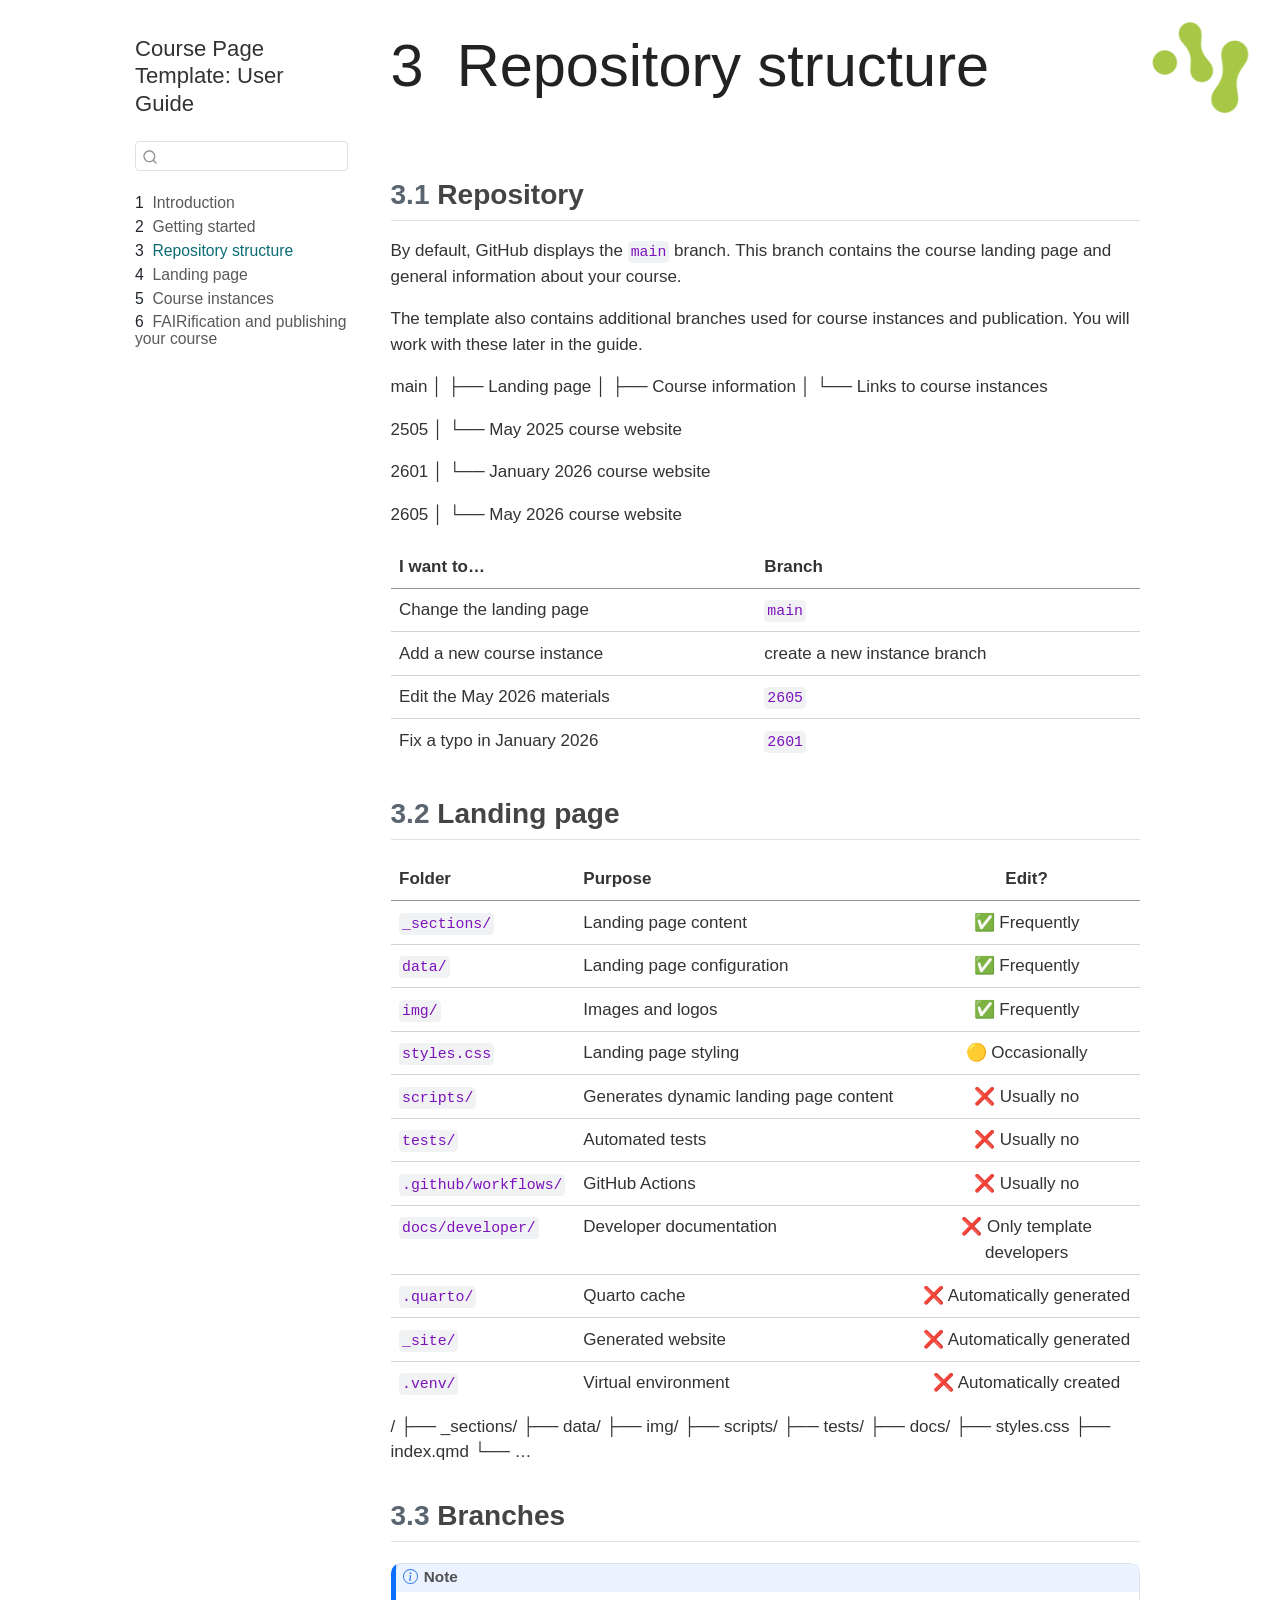
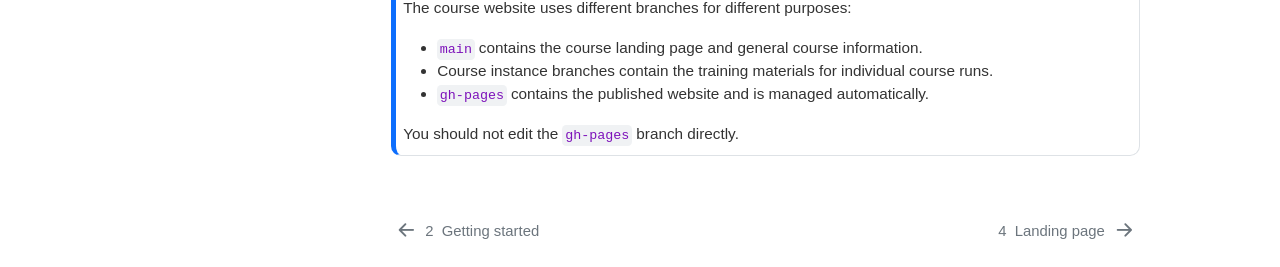
<file: repository-structure.html>
<!DOCTYPE html>
<html xmlns="http://www.w3.org/1999/xhtml" lang="en" xml:lang="en"><head>

<meta charset="utf-8">
<meta name="generator" content="quarto-1.10.18">

<meta name="viewport" content="width=device-width, initial-scale=1.0, user-scalable=yes">


<title>3&nbsp; Repository structure – Course Page Template: User Guide</title>
<style>
/* Default styles provided by pandoc.
** See https://pandoc.org/MANUAL.html#variables-for-html for config info.
*/
span.smallcaps{font-variant: small-caps;}
div.columns{display: flex; gap: 1.5em;}
div.column{flex: auto;}
@media screen {
div.columns{gap: min(4vw, 1.5em);}
div.column{overflow-x: auto;}
}
div.hanging-indent{margin-left: 1.5em; text-indent: -1.5em;}
ul.task-list{list-style: none;}
ul.task-list li input[type="checkbox"] {
  width: 0.8em;
  margin: 0 0.8em 0.2em -1em; /* quarto-specific, see https://github.com/quarto-dev/quarto-cli/issues/4556 */ 
  vertical-align: middle;
}
</style>


<script src="site_libs/quarto-nav/quarto-nav.js"></script>
<script src="site_libs/quarto-nav/headroom.min.js"></script>
<script src="site_libs/clipboard/clipboard.min.js"></script>
<script src="site_libs/quarto-search/autocomplete.umd.js"></script>
<script src="site_libs/quarto-search/fuse.min.js"></script>
<script src="site_libs/quarto-search/quarto-search.js"></script>
<meta name="quarto:offset" content="./">
<link href="./landing-page.html" rel="next">
<link href="./getting-started.html" rel="prev">
<script src="site_libs/quarto-html/quarto.js" type="module"></script>
<script src="site_libs/quarto-html/tabsets/tabsets.js" type="module"></script>
<script src="site_libs/quarto-html/popper.min.js"></script>
<script src="site_libs/quarto-html/tippy.umd.min.js"></script>
<script src="site_libs/quarto-html/anchor.min.js"></script>
<link href="site_libs/quarto-html/tippy.css" rel="stylesheet">
<link href="site_libs/quarto-html/quarto-syntax-highlighting-64a204ab8560d761af7679ceaba22944.css" rel="stylesheet" id="quarto-text-highlighting-styles">
<script src="site_libs/bootstrap/bootstrap.min.js"></script>
<link href="site_libs/bootstrap/bootstrap-icons.css" rel="stylesheet">
<link href="site_libs/bootstrap/bootstrap-a8d14d036aacfc61ba52a6ee93c515d2.min.css" rel="stylesheet" append-hash="true" id="quarto-bootstrap" data-mode="light">
<script id="quarto-search-options" type="application/json">{
  "location": "sidebar",
  "copy-button": false,
  "collapse-after": 3,
  "panel-placement": "start",
  "type": "textbox",
  "limit": 50,
  "keyboard-shortcut": [
    "f",
    "/",
    "s"
  ],
  "show-item-context": false,
  "language": {
    "search-no-results-text": "No results",
    "search-matching-documents-text": "matching documents",
    "search-copy-link-title": "Copy link to search",
    "search-hide-matches-text": "Hide additional matches",
    "search-more-match-text": "more match in this document",
    "search-more-matches-text": "more matches in this document",
    "search-clear-button-title": "Clear",
    "search-text-placeholder": "",
    "search-detached-cancel-button-title": "Cancel",
    "search-submit-button-title": "Submit",
    "search-label": "Search"
  }
}</script>


<link rel="stylesheet" href="styles.css">
</head>

<body class="nav-sidebar floating fullcontent quarto-light">

<div id="quarto-search-results"></div>
  <header id="quarto-header" class="headroom fixed-top">
  <nav class="quarto-secondary-nav">
    <div class="container-fluid d-flex">
      <button type="button" class="quarto-btn-toggle btn" data-bs-toggle="collapse" role="button" data-bs-target=".quarto-sidebar-collapse-item" aria-controls="quarto-sidebar" aria-expanded="false" aria-label="Toggle sidebar navigation" onclick="if (window.quartoToggleHeadroom) { window.quartoToggleHeadroom(); }">
        <i class="bi bi-layout-text-sidebar-reverse"></i>
      </button>
        <nav class="quarto-page-breadcrumbs" aria-label="breadcrumb"><ol class="breadcrumb"><li class="breadcrumb-item"><a href="./repository-structure.html"><span class="chapter-number">3</span>&nbsp; <span class="chapter-title">Repository structure</span></a></li></ol></nav>
        <a class="flex-grow-1" role="navigation" data-bs-toggle="collapse" data-bs-target=".quarto-sidebar-collapse-item" aria-controls="quarto-sidebar" aria-expanded="false" aria-label="Toggle sidebar navigation" onclick="if (window.quartoToggleHeadroom) { window.quartoToggleHeadroom(); }">      
        </a>
      <button type="button" class="btn quarto-search-button" aria-label="Search" onclick="window.quartoOpenSearch();">
        <i class="bi bi-search"></i>
      </button>
    </div>
  </nav>
</header>
<!-- content -->
<div id="quarto-content" class="quarto-container page-columns page-rows-contents page-layout-article">
<!-- sidebar -->
  <nav id="quarto-sidebar" class="sidebar collapse collapse-horizontal quarto-sidebar-collapse-item sidebar-navigation floating overflow-auto">
    <div class="pt-lg-2 mt-2 text-left sidebar-header">
    <div class="sidebar-title mb-0 py-0">
      <a href="./">Course Page Template: User Guide</a> 
    </div>
      </div>
        <div class="mt-2 flex-shrink-0 align-items-center">
        <div class="sidebar-search">
        <div id="quarto-search" class="" title="Search"></div>
        </div>
        </div>
    <div class="sidebar-menu-container"> 
    <ul class="list-unstyled mt-1">
        <li class="sidebar-item">
  <div class="sidebar-item-container"> 
  <a href="./index.html" class="sidebar-item-text sidebar-link">
 <span class="menu-text"><span class="chapter-number">1</span>&nbsp; <span class="chapter-title">Introduction</span></span></a>
  </div>
</li>
        <li class="sidebar-item">
  <div class="sidebar-item-container"> 
  <a href="./getting-started.html" class="sidebar-item-text sidebar-link">
 <span class="menu-text"><span class="chapter-number">2</span>&nbsp; <span class="chapter-title">Getting started</span></span></a>
  </div>
</li>
        <li class="sidebar-item">
  <div class="sidebar-item-container"> 
  <a href="./repository-structure.html" class="sidebar-item-text sidebar-link active">
 <span class="menu-text"><span class="chapter-number">3</span>&nbsp; <span class="chapter-title">Repository structure</span></span></a>
  </div>
</li>
        <li class="sidebar-item">
  <div class="sidebar-item-container"> 
  <a href="./landing-page.html" class="sidebar-item-text sidebar-link">
 <span class="menu-text"><span class="chapter-number">4</span>&nbsp; <span class="chapter-title">Landing page</span></span></a>
  </div>
</li>
        <li class="sidebar-item">
  <div class="sidebar-item-container"> 
  <a href="./course-instances.html" class="sidebar-item-text sidebar-link">
 <span class="menu-text"><span class="chapter-number">5</span>&nbsp; <span class="chapter-title">Course instances</span></span></a>
  </div>
</li>
        <li class="sidebar-item">
  <div class="sidebar-item-container"> 
  <a href="./fairification.html" class="sidebar-item-text sidebar-link">
 <span class="menu-text"><span class="chapter-number">6</span>&nbsp; <span class="chapter-title">FAIRification and publishing your course</span></span></a>
  </div>
</li>
    </ul>
    </div>
</nav>
<div id="quarto-sidebar-glass" class="quarto-sidebar-collapse-item" data-bs-toggle="collapse" data-bs-target=".quarto-sidebar-collapse-item"></div>
<!-- margin-sidebar -->
    
<!-- main -->
<main class="content" id="quarto-document-content">

<header id="title-block-header" class="quarto-title-block default">
<div class="quarto-title">
<h1 class="title"><span class="chapter-number">3</span>&nbsp; <span class="chapter-title">Repository structure</span></h1>
</div>



<div class="quarto-title-meta">

    
  
    
  </div>
  


</header>


<p><img src="./images/SciLifeLab_symbol_green-2048x1950.png" class="guide-logo"></p>
<p><br></p>
<section id="repository" class="level2" data-number="3.1">
<h2 data-number="3.1" class="anchored" data-anchor-id="repository"><span class="header-section-number">3.1</span> Repository</h2>
<p>By default, GitHub displays the <code>main</code> branch. This branch contains the course landing page and general information about your course.</p>
<p>The template also contains additional branches used for course instances and publication. You will work with these later in the guide.</p>
<p>main │ ├── Landing page │ ├── Course information │ └── Links to course instances</p>
<p>2505 │ └── May 2025 course website</p>
<p>2601 │ └── January 2026 course website</p>
<p>2605 │ └── May 2026 course website</p>
<table class="caption-top table">
<thead>
<tr class="header">
<th>I want to…</th>
<th>Branch</th>
</tr>
</thead>
<tbody>
<tr class="odd">
<td>Change the landing page</td>
<td><code>main</code></td>
</tr>
<tr class="even">
<td>Add a new course instance</td>
<td>create a new instance branch</td>
</tr>
<tr class="odd">
<td>Edit the May 2026 materials</td>
<td><code>2605</code></td>
</tr>
<tr class="even">
<td>Fix a typo in January 2026</td>
<td><code>2601</code></td>
</tr>
</tbody>
</table>
</section>
<section id="landing-page" class="level2" data-number="3.2">
<h2 data-number="3.2" class="anchored" data-anchor-id="landing-page"><span class="header-section-number">3.2</span> Landing page</h2>
<table class="caption-top table">
<colgroup>
<col style="width: 23%">
<col style="width: 45%">
<col style="width: 30%">
</colgroup>
<thead>
<tr class="header">
<th>Folder</th>
<th>Purpose</th>
<th style="text-align: center;">Edit?</th>
</tr>
</thead>
<tbody>
<tr class="odd">
<td><code>_sections/</code></td>
<td>Landing page content</td>
<td style="text-align: center;">✅ Frequently</td>
</tr>
<tr class="even">
<td><code>data/</code></td>
<td>Landing page configuration</td>
<td style="text-align: center;">✅ Frequently</td>
</tr>
<tr class="odd">
<td><code>img/</code></td>
<td>Images and logos</td>
<td style="text-align: center;">✅ Frequently</td>
</tr>
<tr class="even">
<td><code>styles.css</code></td>
<td>Landing page styling</td>
<td style="text-align: center;">🟡 Occasionally</td>
</tr>
<tr class="odd">
<td><code>scripts/</code></td>
<td>Generates dynamic landing page content</td>
<td style="text-align: center;">❌ Usually no</td>
</tr>
<tr class="even">
<td><code>tests/</code></td>
<td>Automated tests</td>
<td style="text-align: center;">❌ Usually no</td>
</tr>
<tr class="odd">
<td><code>.github/workflows/</code></td>
<td>GitHub Actions</td>
<td style="text-align: center;">❌ Usually no</td>
</tr>
<tr class="even">
<td><code>docs/developer/</code></td>
<td>Developer documentation</td>
<td style="text-align: center;">❌ Only template developers</td>
</tr>
<tr class="odd">
<td><code>.quarto/</code></td>
<td>Quarto cache</td>
<td style="text-align: center;">❌ Automatically generated</td>
</tr>
<tr class="even">
<td><code>_site/</code></td>
<td>Generated website</td>
<td style="text-align: center;">❌ Automatically generated</td>
</tr>
<tr class="odd">
<td><code>.venv/</code></td>
<td>Virtual environment</td>
<td style="text-align: center;">❌ Automatically created</td>
</tr>
</tbody>
</table>
<p>/ ├── _sections/ ├── data/ ├── img/ ├── scripts/ ├── tests/ ├── docs/ ├── styles.css ├── index.qmd └── …</p>
</section>
<section id="branches" class="level2" data-number="3.3">
<h2 data-number="3.3" class="anchored" data-anchor-id="branches"><span class="header-section-number">3.3</span> Branches</h2>
<div class="callout callout-style-default callout-note callout-titled">
<div class="callout-header d-flex align-content-center">
<div class="callout-icon-container">
<i class="callout-icon"></i>
</div>
<div class="callout-title-container flex-fill">
Note
</div>
</div>
<div class="callout-body-container callout-body">
<p>The course website uses different branches for different purposes:</p>
<ul>
<li><code>main</code> contains the course landing page and general course information.</li>
<li>Course instance branches contain the training materials for individual course runs.</li>
<li><code>gh-pages</code> contains the published website and is managed automatically.</li>
</ul>
<p>You should not edit the <code>gh-pages</code> branch directly.</p>
</div>
</div>


</section>

</main> <!-- /main -->
<script id="quarto-html-after-body" type="application/javascript">
  window.document.addEventListener("DOMContentLoaded", function (event) {
    const icon = "";
    const anchorJS = new window.AnchorJS();
    anchorJS.options = {
      placement: 'right',
      icon: icon
    };
    anchorJS.add('.anchored');
    const isCodeAnnotation = (el) => {
      for (const clz of el.classList) {
        if (clz.startsWith('code-annotation-')) {                     
          return true;
        }
      }
      return false;
    }
    const onCopySuccess = function(e) {
      // button target
      const button = e.trigger;
      // don't keep focus
      button.blur();
      // flash "checked"
      button.classList.add('code-copy-button-checked');
      var currentTitle = button.getAttribute("title");
      button.setAttribute("title", "Copied!");
      let tooltip;
      if (window.bootstrap) {
        button.setAttribute("data-bs-toggle", "tooltip");
        button.setAttribute("data-bs-placement", "left");
        button.setAttribute("data-bs-title", "Copied!");
        tooltip = new bootstrap.Tooltip(button, 
          { trigger: "manual", 
            customClass: "code-copy-button-tooltip",
            offset: [0, -8]});
        tooltip.show();    
      }
      setTimeout(function() {
        if (tooltip) {
          tooltip.hide();
          button.removeAttribute("data-bs-title");
          button.removeAttribute("data-bs-toggle");
          button.removeAttribute("data-bs-placement");
        }
        button.setAttribute("title", currentTitle);
        button.classList.remove('code-copy-button-checked');
      }, 1000);
      // clear code selection
      e.clearSelection();
    }
    const getTextToCopy = function(trigger) {
      const outerScaffold = trigger.parentElement.cloneNode(true);
      const codeEl = outerScaffold.querySelector('code');
      for (const childEl of codeEl.children) {
        if (isCodeAnnotation(childEl)) {
          childEl.remove();
        }
      }
      return codeEl.innerText;
    }
    const clipboard = new window.ClipboardJS('.code-copy-button:not([data-in-quarto-modal])', {
      text: getTextToCopy
    });
    clipboard.on('success', onCopySuccess);
    if (window.document.getElementById('quarto-embedded-source-code-modal')) {
      const clipboardModal = new window.ClipboardJS('.code-copy-button[data-in-quarto-modal]', {
        text: getTextToCopy,
        container: window.document.getElementById('quarto-embedded-source-code-modal')
      });
      clipboardModal.on('success', onCopySuccess);
    }
      var localhostRegex = new RegExp(/^(?:http|https):\/\/localhost\:?[0-9]*\//);
      var mailtoRegex = new RegExp(/^mailto:/);
        var filterRegex = new RegExp('/' + window.location.host + '/');
      var isInternal = (href) => {
          return filterRegex.test(href) || localhostRegex.test(href) || mailtoRegex.test(href);
      }
      // Inspect non-navigation links and adorn them if external
     var links = window.document.querySelectorAll('a[href]:not(.nav-link):not(.navbar-brand):not(.toc-action):not(.sidebar-link):not(.sidebar-item-toggle):not(.pagination-link):not(.no-external):not([aria-hidden]):not(.dropdown-item):not(.quarto-navigation-tool):not(.about-link)');
      for (var i=0; i<links.length; i++) {
        const link = links[i];
        if (!isInternal(link.href)) {
          // undo the damage that might have been done by quarto-nav.js in the case of
          // links that we want to consider external
          if (link.dataset.originalHref !== undefined) {
            link.href = link.dataset.originalHref;
          }
        }
      }
    function tippyHover(el, contentFn, onTriggerFn, onUntriggerFn) {
      const config = {
        allowHTML: true,
        maxWidth: 500,
        delay: 100,
        arrow: false,
        appendTo: function(el) {
            return el.parentElement;
        },
        interactive: true,
        interactiveBorder: 10,
        theme: 'quarto',
        placement: 'bottom-start',
      };
      if (contentFn) {
        config.content = contentFn;
      }
      if (onTriggerFn) {
        config.onTrigger = onTriggerFn;
      }
      if (onUntriggerFn) {
        config.onUntrigger = onUntriggerFn;
      }
      window.tippy(el, config); 
    }
    const noterefs = window.document.querySelectorAll('a[role="doc-noteref"]');
    for (var i=0; i<noterefs.length; i++) {
      const ref = noterefs[i];
      tippyHover(ref, function() {
        // use id or data attribute instead here
        let href = ref.getAttribute('data-footnote-href') || ref.getAttribute('href');
        try { href = new URL(href).hash; } catch {}
        const id = href.replace(/^#\/?/, "");
        const note = window.document.getElementById(id);
        if (note) {
          return note.innerHTML;
        } else {
          return "";
        }
      });
    }
    const xrefs = window.document.querySelectorAll('a.quarto-xref');
    const processXRef = (id, note) => {
      // Strip column container classes
      const stripColumnClz = (el) => {
        el.classList.remove("page-full", "page-columns");
        if (el.children) {
          for (const child of el.children) {
            stripColumnClz(child);
          }
        }
      }
      stripColumnClz(note)
      if (id === null || id.startsWith('sec-')) {
        // Special case sections, only their first couple elements
        const container = document.createElement("div");
        if (note.children && note.children.length > 2) {
          container.appendChild(note.children[0].cloneNode(true));
          for (let i = 1; i < note.children.length; i++) {
            const child = note.children[i];
            if (child.tagName === "P" && child.innerText === "") {
              continue;
            } else {
              container.appendChild(child.cloneNode(true));
              break;
            }
          }
          if (window.Quarto?.typesetMath) {
            window.Quarto.typesetMath(container);
          }
          return container.innerHTML
        } else {
          if (window.Quarto?.typesetMath) {
            window.Quarto.typesetMath(note);
          }
          return note.innerHTML;
        }
      } else {
        // Remove any anchor links if they are present
        const anchorLink = note.querySelector('a.anchorjs-link');
        if (anchorLink) {
          anchorLink.remove();
        }
        if (window.Quarto?.typesetMath) {
          window.Quarto.typesetMath(note);
        }
        if (note.classList.contains("callout")) {
          return note.outerHTML;
        } else {
          return note.innerHTML;
        }
      }
    }
    for (var i=0; i<xrefs.length; i++) {
      const xref = xrefs[i];
      tippyHover(xref, undefined, function(instance) {
        instance.disable();
        let url = xref.getAttribute('href');
        let hash = undefined; 
        if (url.startsWith('#')) {
          hash = url;
        } else {
          try { hash = new URL(url).hash; } catch {}
        }
        if (hash) {
          const id = hash.replace(/^#\/?/, "");
          const note = window.document.getElementById(id);
          if (note !== null) {
            try {
              const html = processXRef(id, note.cloneNode(true));
              instance.setContent(html);
            } finally {
              instance.enable();
              instance.show();
            }
          } else {
            // See if we can fetch this
            fetch(url.split('#')[0])
            .then(res => res.text())
            .then(html => {
              const parser = new DOMParser();
              const htmlDoc = parser.parseFromString(html, "text/html");
              const note = htmlDoc.getElementById(id);
              if (note !== null) {
                const html = processXRef(id, note);
                instance.setContent(html);
              } 
            }).finally(() => {
              instance.enable();
              instance.show();
            });
          }
        } else {
          // See if we can fetch a full url (with no hash to target)
          // This is a special case and we should probably do some content thinning / targeting
          fetch(url)
          .then(res => res.text())
          .then(html => {
            const parser = new DOMParser();
            const htmlDoc = parser.parseFromString(html, "text/html");
            const note = htmlDoc.querySelector('main.content');
            if (note !== null) {
              // This should only happen for chapter cross references
              // (since there is no id in the URL)
              // remove the first header
              if (note.children.length > 0 && note.children[0].tagName === "HEADER") {
                note.children[0].remove();
              }
              const html = processXRef(null, note);
              instance.setContent(html);
            } 
          }).finally(() => {
            instance.enable();
            instance.show();
          });
        }
      }, function(instance) {
      });
    }
        let selectedAnnoteEl;
        const selectorForAnnotation = ( cell, annotation) => {
          let cellAttr = 'data-code-cell="' + cell + '"';
          let lineAttr = 'data-code-annotation="' +  annotation + '"';
          const selector = 'span[' + cellAttr + '][' + lineAttr + ']';
          return selector;
        }
        const selectCodeLines = (annoteEl) => {
          const doc = window.document;
          const targetCell = annoteEl.getAttribute("data-target-cell");
          const targetAnnotation = annoteEl.getAttribute("data-target-annotation");
          const annoteSpan = window.document.querySelector(selectorForAnnotation(targetCell, targetAnnotation));
          const lines = annoteSpan.getAttribute("data-code-lines").split(",");
          const lineIds = lines.map((line) => {
            return targetCell + "-" + line;
          })
          let top = null;
          let height = null;
          let parent = null;
          if (lineIds.length > 0) {
              //compute the position of the single el (top and bottom and make a div)
              const el = window.document.getElementById(lineIds[0]);
              top = el.offsetTop;
              height = el.offsetHeight;
              parent = el.parentElement.parentElement;
            if (lineIds.length > 1) {
              const lastEl = window.document.getElementById(lineIds[lineIds.length - 1]);
              const bottom = lastEl.offsetTop + lastEl.offsetHeight;
              height = bottom - top;
            }
            if (top !== null && height !== null && parent !== null) {
              // cook up a div (if necessary) and position it 
              let div = window.document.getElementById("code-annotation-line-highlight");
              if (div === null) {
                div = window.document.createElement("div");
                div.setAttribute("id", "code-annotation-line-highlight");
                div.style.position = 'absolute';
                parent.appendChild(div);
              }
              div.style.top = top - 2 + "px";
              div.style.height = height + 4 + "px";
              div.style.left = 0;
              let gutterDiv = window.document.getElementById("code-annotation-line-highlight-gutter");
              if (gutterDiv === null) {
                gutterDiv = window.document.createElement("div");
                gutterDiv.setAttribute("id", "code-annotation-line-highlight-gutter");
                gutterDiv.style.position = 'absolute';
                const codeCell = window.document.getElementById(targetCell);
                const gutter = codeCell.querySelector('.code-annotation-gutter');
                gutter.appendChild(gutterDiv);
              }
              gutterDiv.style.top = top - 2 + "px";
              gutterDiv.style.height = height + 4 + "px";
            }
            selectedAnnoteEl = annoteEl;
          }
        };
        const unselectCodeLines = () => {
          const elementsIds = ["code-annotation-line-highlight", "code-annotation-line-highlight-gutter"];
          elementsIds.forEach((elId) => {
            const div = window.document.getElementById(elId);
            if (div) {
              div.remove();
            }
          });
          selectedAnnoteEl = undefined;
        };
          // Handle positioning of the toggle
      window.addEventListener(
        "resize",
        throttle(() => {
          elRect = undefined;
          if (selectedAnnoteEl) {
            selectCodeLines(selectedAnnoteEl);
          }
        }, 10)
      );
      function throttle(fn, ms) {
      let throttle = false;
      let timer;
        return (...args) => {
          if(!throttle) { // first call gets through
              fn.apply(this, args);
              throttle = true;
          } else { // all the others get throttled
              if(timer) clearTimeout(timer); // cancel #2
              timer = setTimeout(() => {
                fn.apply(this, args);
                timer = throttle = false;
              }, ms);
          }
        };
      }
        // Attach click handler to the DT
        const annoteDls = window.document.querySelectorAll('dt[data-target-cell]');
        for (const annoteDlNode of annoteDls) {
          annoteDlNode.addEventListener('click', (event) => {
            const clickedEl = event.target;
            if (clickedEl !== selectedAnnoteEl) {
              unselectCodeLines();
              const activeEl = window.document.querySelector('dt[data-target-cell].code-annotation-active');
              if (activeEl) {
                activeEl.classList.remove('code-annotation-active');
              }
              selectCodeLines(clickedEl);
              clickedEl.classList.add('code-annotation-active');
            } else {
              // Unselect the line
              unselectCodeLines();
              clickedEl.classList.remove('code-annotation-active');
            }
          });
        }
    const findCites = (el) => {
      const parentEl = el.parentElement;
      if (parentEl) {
        const cites = parentEl.dataset.cites;
        if (cites) {
          return {
            el,
            cites: cites.split(' ')
          };
        } else {
          return findCites(el.parentElement)
        }
      } else {
        return undefined;
      }
    };
    var bibliorefs = window.document.querySelectorAll('a[role="doc-biblioref"]');
    for (var i=0; i<bibliorefs.length; i++) {
      const ref = bibliorefs[i];
      const citeInfo = findCites(ref);
      if (citeInfo) {
        tippyHover(citeInfo.el, function() {
          var popup = window.document.createElement('div');
          citeInfo.cites.forEach(function(cite) {
            var citeDiv = window.document.createElement('div');
            citeDiv.classList.add('hanging-indent');
            citeDiv.classList.add('csl-entry');
            var biblioDiv = window.document.getElementById('ref-' + cite);
            if (biblioDiv) {
              citeDiv.innerHTML = biblioDiv.innerHTML;
            }
            popup.appendChild(citeDiv);
          });
          return popup.innerHTML;
        });
      }
    }
  });
  </script>
<nav class="page-navigation">
  <div class="nav-page nav-page-previous">
      <a href="./getting-started.html" class="pagination-link" aria-label="Getting started">
        <i class="bi bi-arrow-left-short"></i> <span class="nav-page-text"><span class="chapter-number">2</span>&nbsp; <span class="chapter-title">Getting started</span></span>
      </a>          
  </div>
  <div class="nav-page nav-page-next">
      <a href="./landing-page.html" class="pagination-link" aria-label="Landing page">
        <span class="nav-page-text"><span class="chapter-number">4</span>&nbsp; <span class="chapter-title">Landing page</span></span> <i class="bi bi-arrow-right-short"></i>
      </a>
  </div>
</nav>
</div> <!-- /content -->




</body></html>
</file>
<file: site_libs/quarto-html/tippy.css>
.tippy-box[data-animation=fade][data-state=hidden]{opacity:0}[data-tippy-root]{max-width:calc(100vw - 10px)}.tippy-box{position:relative;background-color:#333;color:#fff;border-radius:4px;font-size:14px;line-height:1.4;white-space:normal;outline:0;transition-property:transform,visibility,opacity}.tippy-box[data-placement^=top]>.tippy-arrow{bottom:0}.tippy-box[data-placement^=top]>.tippy-arrow:before{bottom:-7px;left:0;border-width:8px 8px 0;border-top-color:initial;transform-origin:center top}.tippy-box[data-placement^=bottom]>.tippy-arrow{top:0}.tippy-box[data-placement^=bottom]>.tippy-arrow:before{top:-7px;left:0;border-width:0 8px 8px;border-bottom-color:initial;transform-origin:center bottom}.tippy-box[data-placement^=left]>.tippy-arrow{right:0}.tippy-box[data-placement^=left]>.tippy-arrow:before{border-width:8px 0 8px 8px;border-left-color:initial;right:-7px;transform-origin:center left}.tippy-box[data-placement^=right]>.tippy-arrow{left:0}.tippy-box[data-placement^=right]>.tippy-arrow:before{left:-7px;border-width:8px 8px 8px 0;border-right-color:initial;transform-origin:center right}.tippy-box[data-inertia][data-state=visible]{transition-timing-function:cubic-bezier(.54,1.5,.38,1.11)}.tippy-arrow{width:16px;height:16px;color:#333}.tippy-arrow:before{content:"";position:absolute;border-color:transparent;border-style:solid}.tippy-content{position:relative;padding:5px 9px;z-index:1}
</file>
<file: site_libs/quarto-html/quarto-syntax-highlighting-64a204ab8560d761af7679ceaba22944.css>
/* quarto syntax highlight colors */
:root {
  --quarto-hl-ot-color: #003B4F;
  --quarto-hl-at-color: #657422;
  --quarto-hl-ss-color: #20794D;
  --quarto-hl-an-color: #5E5E5E;
  --quarto-hl-fu-color: #4758AB;
  --quarto-hl-st-color: #20794D;
  --quarto-hl-cf-color: #003B4F;
  --quarto-hl-op-color: #5E5E5E;
  --quarto-hl-er-color: #AD0000;
  --quarto-hl-bn-color: #AD0000;
  --quarto-hl-al-color: #AD0000;
  --quarto-hl-va-color: #111111;
  --quarto-hl-bu-color: inherit;
  --quarto-hl-ex-color: inherit;
  --quarto-hl-pp-color: #AD0000;
  --quarto-hl-in-color: #5E5E5E;
  --quarto-hl-vs-color: #20794D;
  --quarto-hl-wa-color: #5E5E5E;
  --quarto-hl-do-color: #5E5E5E;
  --quarto-hl-im-color: #00769E;
  --quarto-hl-ch-color: #20794D;
  --quarto-hl-dt-color: #AD0000;
  --quarto-hl-fl-color: #AD0000;
  --quarto-hl-co-color: #5E5E5E;
  --quarto-hl-cv-color: #5E5E5E;
  --quarto-hl-cn-color: #8f5902;
  --quarto-hl-sc-color: #5E5E5E;
  --quarto-hl-dv-color: #AD0000;
  --quarto-hl-kw-color: #003B4F;
}

/* other quarto variables */
:root {
  --quarto-font-monospace: SFMono-Regular, Menlo, Monaco, Consolas, "Liberation Mono", "Courier New", monospace;
}

/* syntax highlight based on Pandoc's rules */
pre > code.sourceCode > span {
  color: #003B4F;
}

code.sourceCode > span {
  color: #003B4F;
}

div.sourceCode,
div.sourceCode pre.sourceCode {
  color: #003B4F;
}

/* Normal */
code span {
  color: #003B4F;
}

/* Alert */
code span.al {
  color: #AD0000;
  font-style: inherit;
}

/* Annotation */
code span.an {
  color: #5E5E5E;
  font-style: inherit;
}

/* Attribute */
code span.at {
  color: #657422;
  font-style: inherit;
}

/* BaseN */
code span.bn {
  color: #AD0000;
  font-style: inherit;
}

/* BuiltIn */
code span.bu {
  font-style: inherit;
}

/* ControlFlow */
code span.cf {
  color: #003B4F;
  font-weight: bold;
  font-style: inherit;
}

/* Char */
code span.ch {
  color: #20794D;
  font-style: inherit;
}

/* Constant */
code span.cn {
  color: #8f5902;
  font-style: inherit;
}

/* Comment */
code span.co {
  color: #5E5E5E;
  font-style: inherit;
}

/* CommentVar */
code span.cv {
  color: #5E5E5E;
  font-style: italic;
}

/* Documentation */
code span.do {
  color: #5E5E5E;
  font-style: italic;
}

/* DataType */
code span.dt {
  color: #AD0000;
  font-style: inherit;
}

/* DecVal */
code span.dv {
  color: #AD0000;
  font-style: inherit;
}

/* Error */
code span.er {
  color: #AD0000;
  font-style: inherit;
}

/* Extension */
code span.ex {
  font-style: inherit;
}

/* Float */
code span.fl {
  color: #AD0000;
  font-style: inherit;
}

/* Function */
code span.fu {
  color: #4758AB;
  font-style: inherit;
}

/* Import */
code span.im {
  color: #00769E;
  font-style: inherit;
}

/* Information */
code span.in {
  color: #5E5E5E;
  font-style: inherit;
}

/* Keyword */
code span.kw {
  color: #003B4F;
  font-weight: bold;
  font-style: inherit;
}

/* Operator */
code span.op {
  color: #5E5E5E;
  font-style: inherit;
}

/* Other */
code span.ot {
  color: #003B4F;
  font-style: inherit;
}

/* Preprocessor */
code span.pp {
  color: #AD0000;
  font-style: inherit;
}

/* SpecialChar */
code span.sc {
  color: #5E5E5E;
  font-style: inherit;
}

/* SpecialString */
code span.ss {
  color: #20794D;
  font-style: inherit;
}

/* String */
code span.st {
  color: #20794D;
  font-style: inherit;
}

/* Variable */
code span.va {
  color: #111111;
  font-style: inherit;
}

/* VerbatimString */
code span.vs {
  color: #20794D;
  font-style: inherit;
}

/* Warning */
code span.wa {
  color: #5E5E5E;
  font-style: italic;
}

.prevent-inlining {
  content: "</";
}

/*# sourceMappingURL=9d8d5bb603a83b8298b89080a598c93b.css.map */
</file>
<file: styles.css>
.sidebar-title {
  font-weight: 700;
}

a {
    color: #0B6B73;
}

.sidebar-item .active {
    color: #0b6b73 !important;
}

.callout {
  border-radius: 10px;
}

table {
  border-radius: 8px;
}

/* Import the Lato font */
@import url('https://fonts.googleapis.com/css2?family=Lato:wght@300;400;500;600;700&display=swap');

/* Apply it to the whole document */
body {
    font-family: "Lato", sans-serif;
    font-size: 1.00rem;
    font-weight: 350;
    line-height: 1.5;
    color: #333;
}

.quarto-title h1.title {
    font-size: 3.5rem;
    font-weight: 500;
    color: #222;
}

/* Headings */
h1, h2, h3, h4, h5, h6 {
    font-family: "Lato", sans-serif;
}

h1 {
    color: #2c2c2c;
    font-weight: 700;
}

h2 {
    color: #444;
    font-weight: 700;
}

h3 {
    color: #555;
    font-weight: 500;
}

.guide-logo{
    position: fixed;
    top: 20px;
    right: 30px;
    width: 100px;
    z-index: 1000;
}

.quick-reference {
    background: #f5f5f2;
    border-left: 5px solid #c9c3b8;
    padding: 1.5rem 1.75rem;
    border-radius: 10px;
}

.quick-reference-title {
    font-size: 1.3rem;
    text-transform: uppercase;
    letter-spacing: 0.08em;
    color: #5d574f;
    font-weight: 700;
    margin-bottom: 0.75rem;
}

.quick-reference-subtitle {
    font-size: 1.1rem;
    letter-spacing: 0.08em;
    color: #5d574f;
    font-weight: 700;
    margin-bottom: 0.75rem;
}

table {
    border-radius: 8px;
    overflow: hidden;
    margin-top: 1rem;
    margin-bottom: 2rem;
}

.quick-reference thead th {
    background: #ebe8e2;
    color: #3f3a35;
    font-weight: 700;
}


.guide-footer {
  margin-top: 2rem;
  font-size: 0.85rem;
  color: #666;
}

.guide-footer p {
  margin-bottom: 0.5rem;
}
</file>
